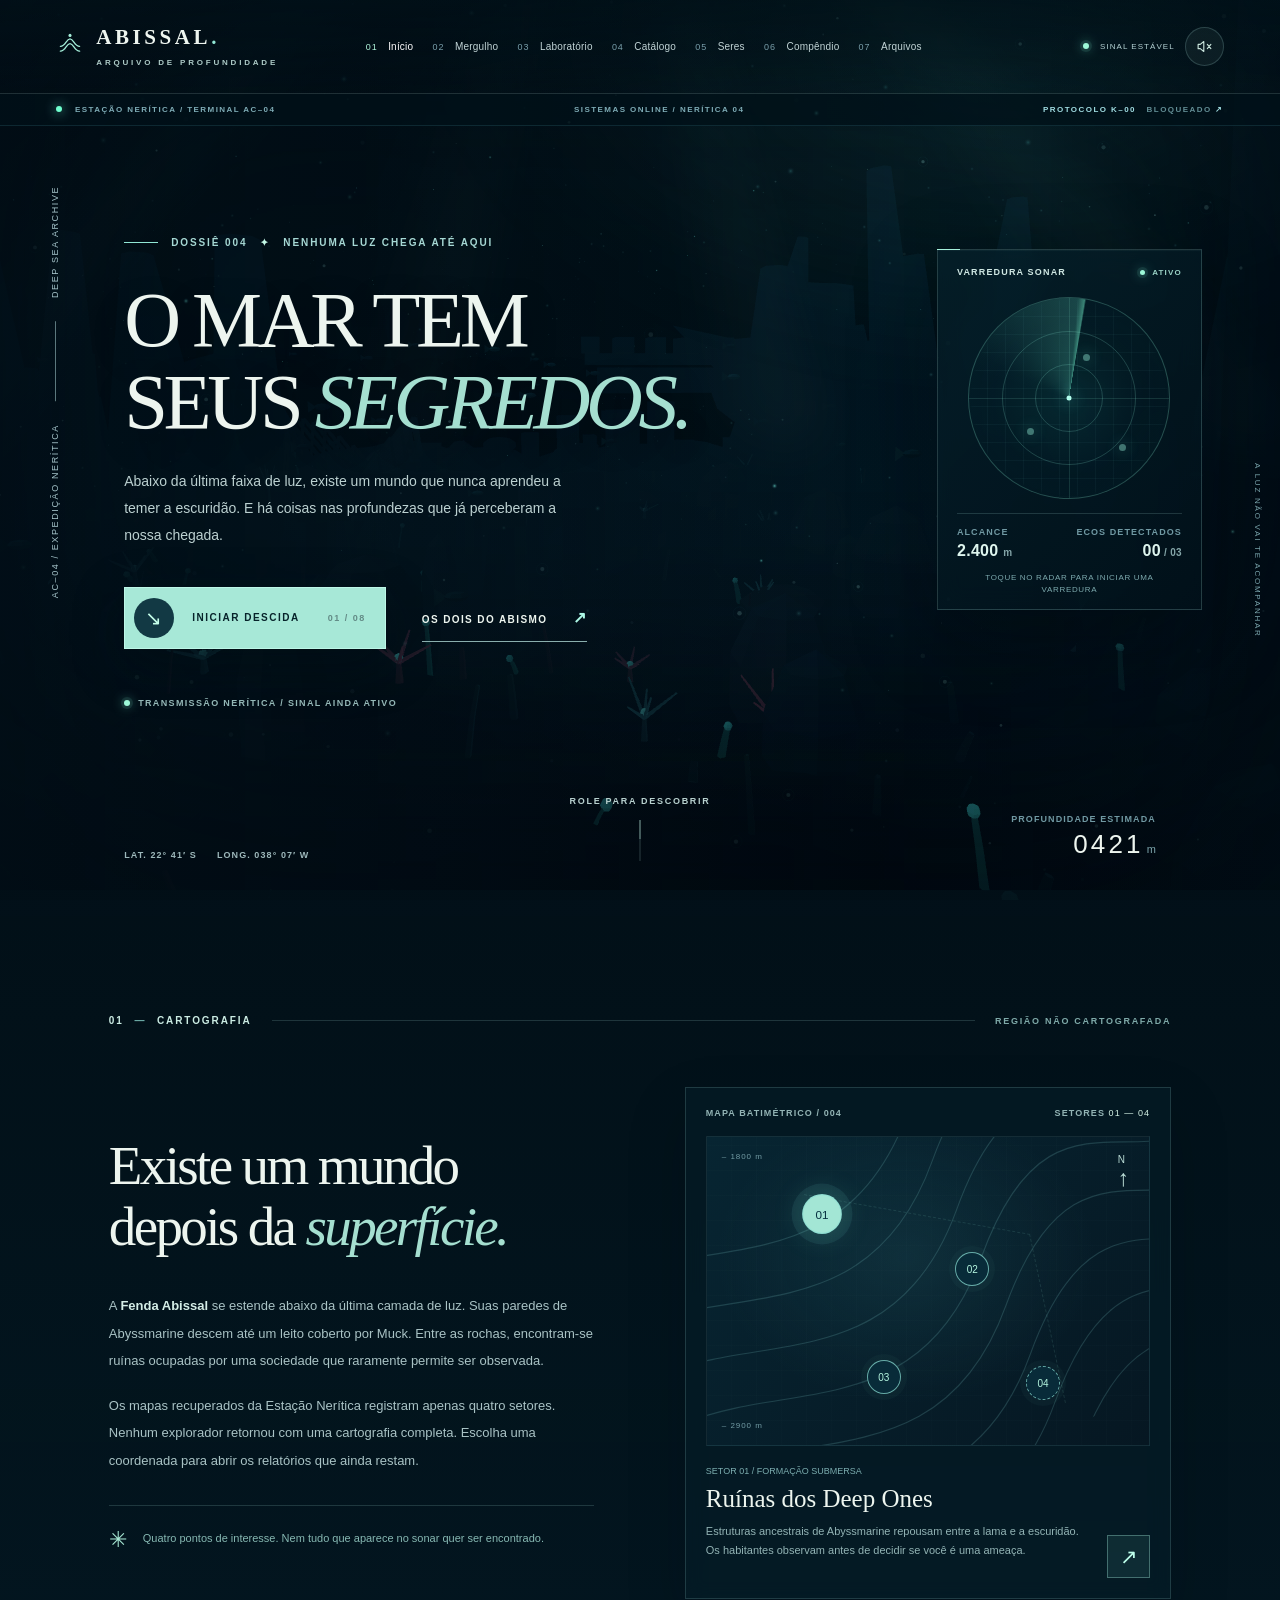
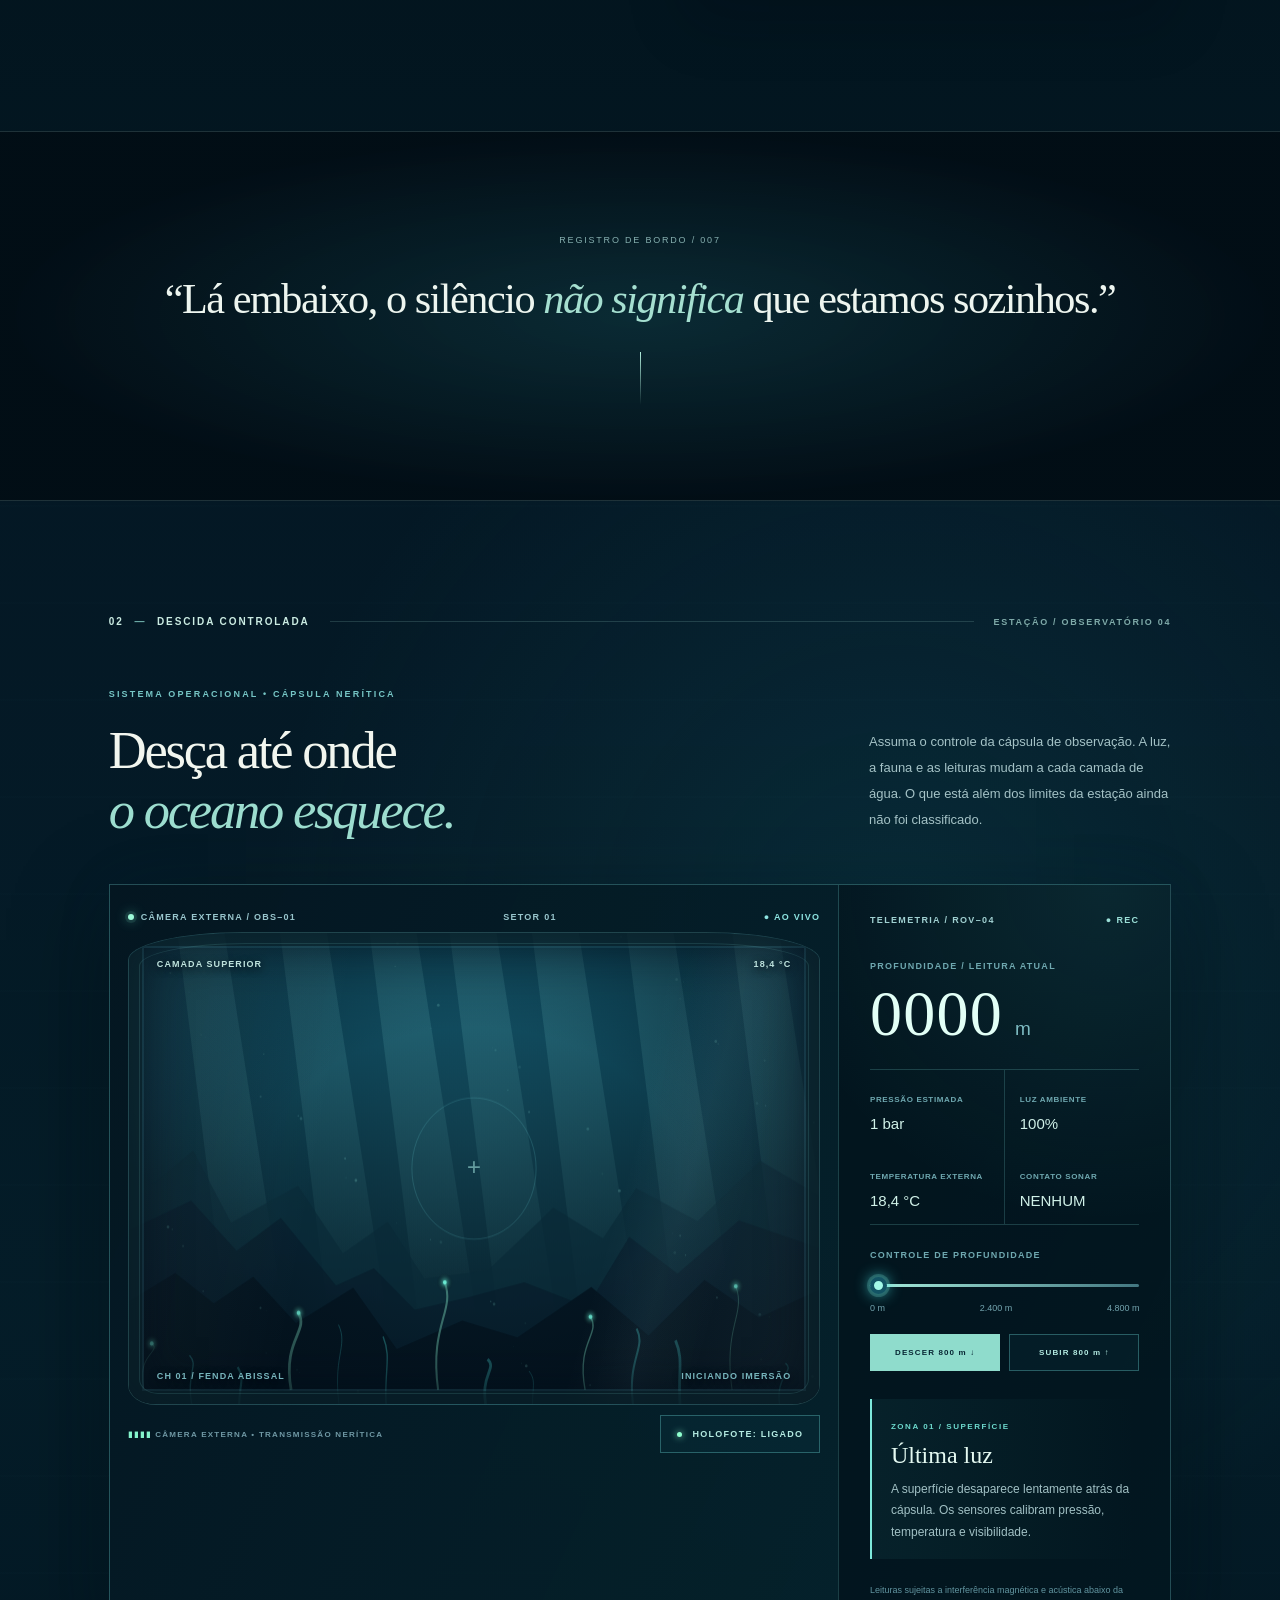
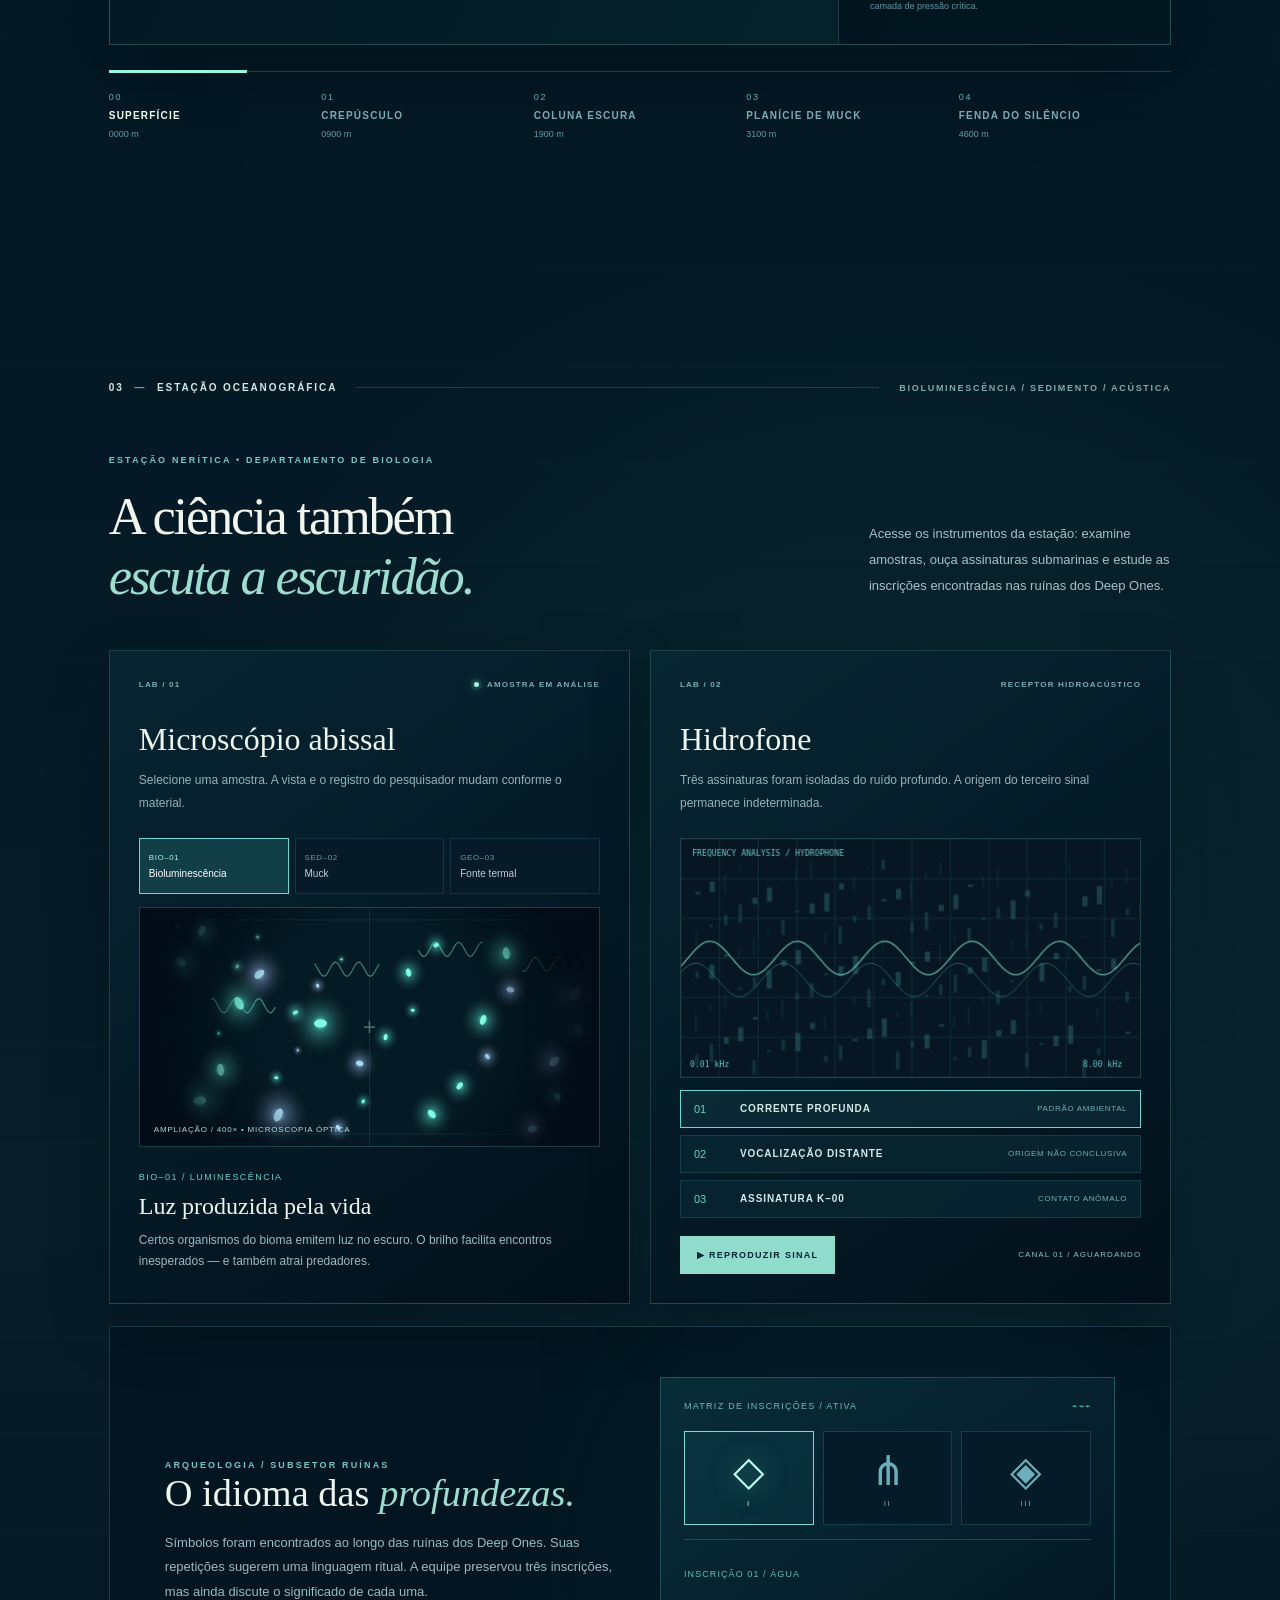
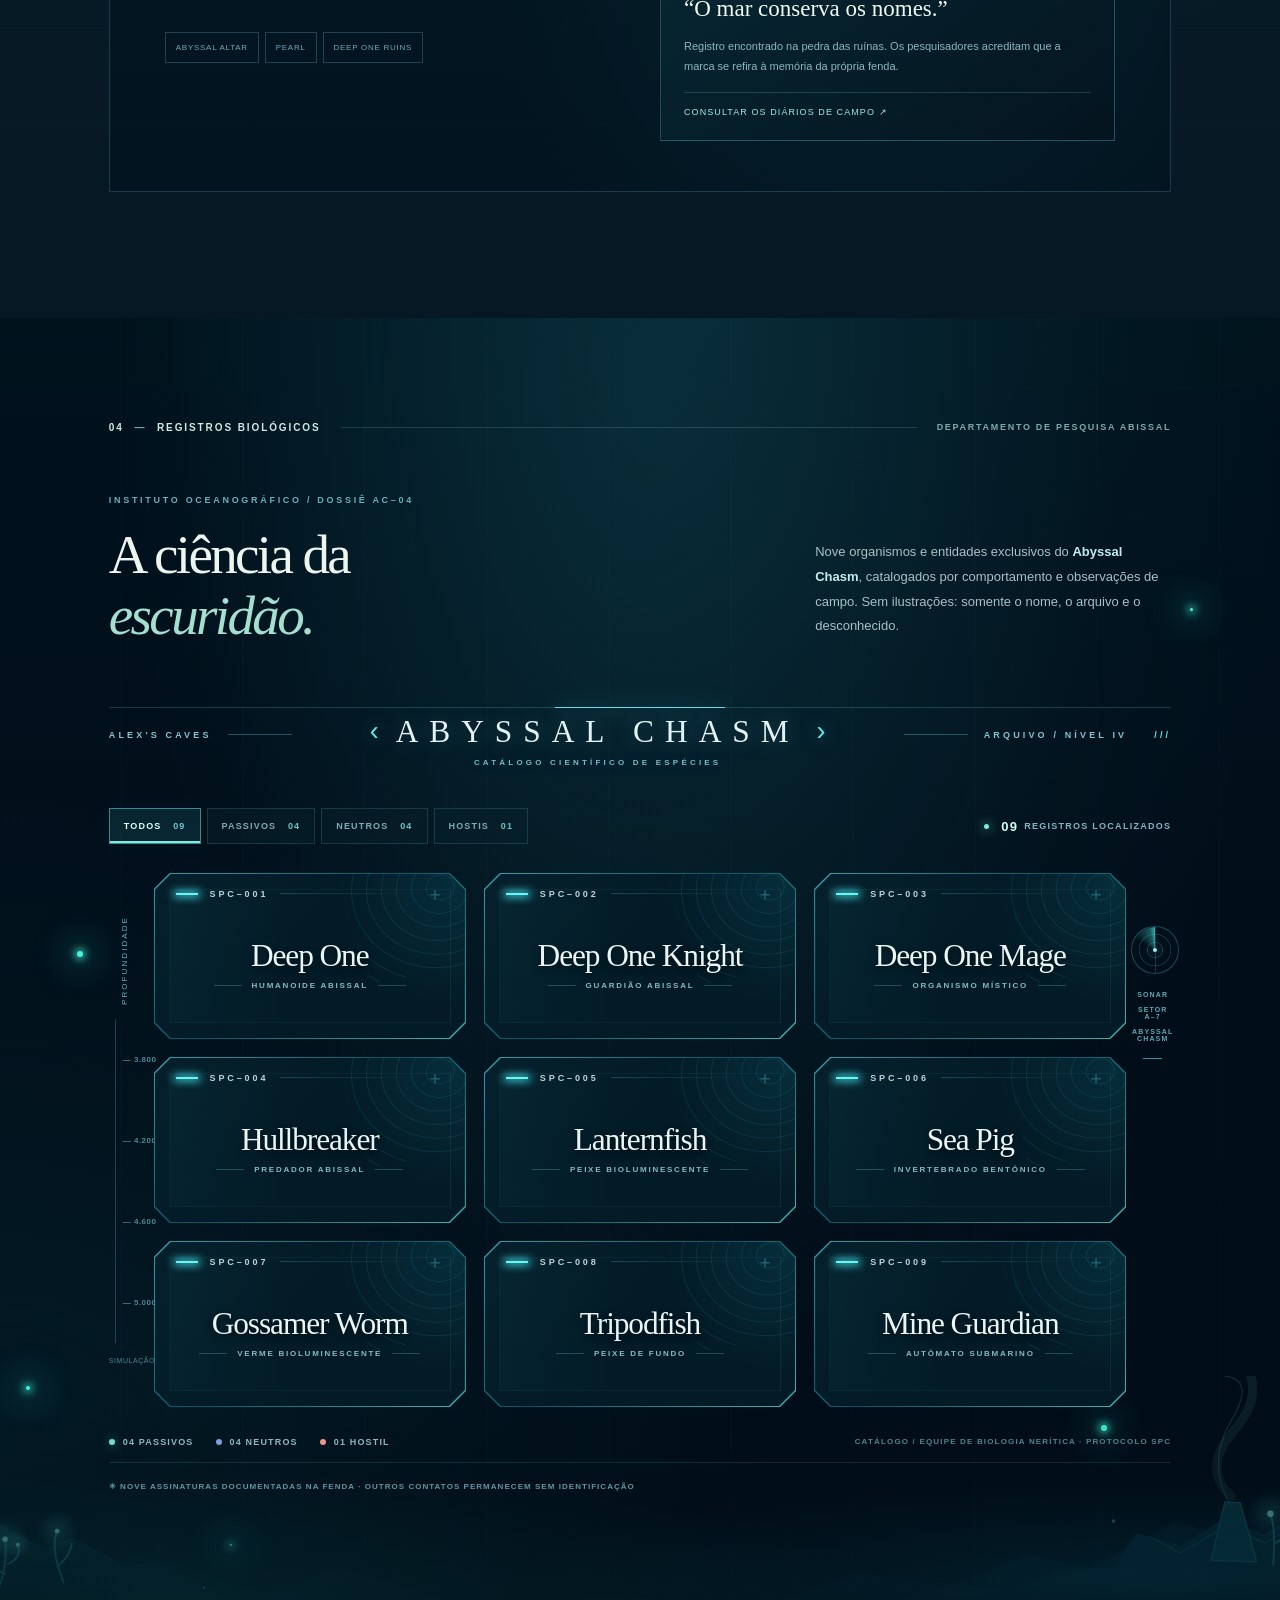
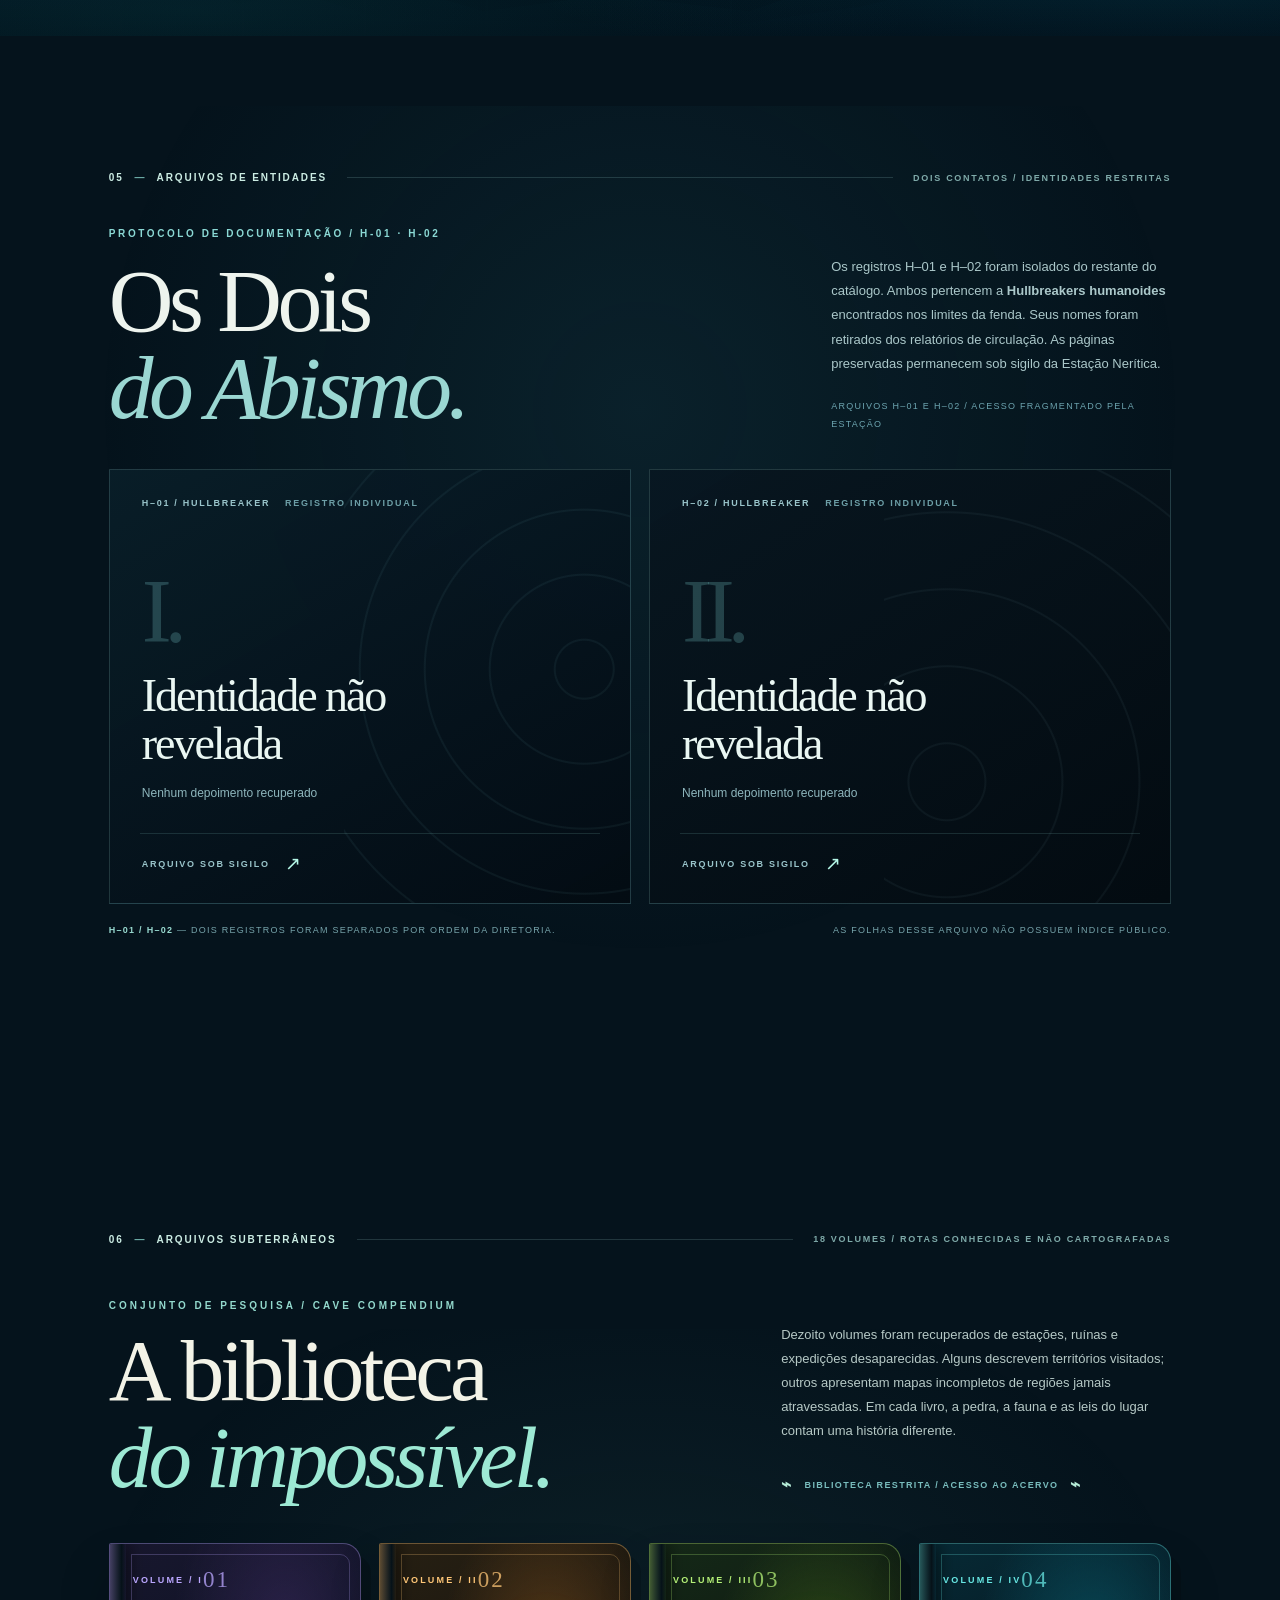
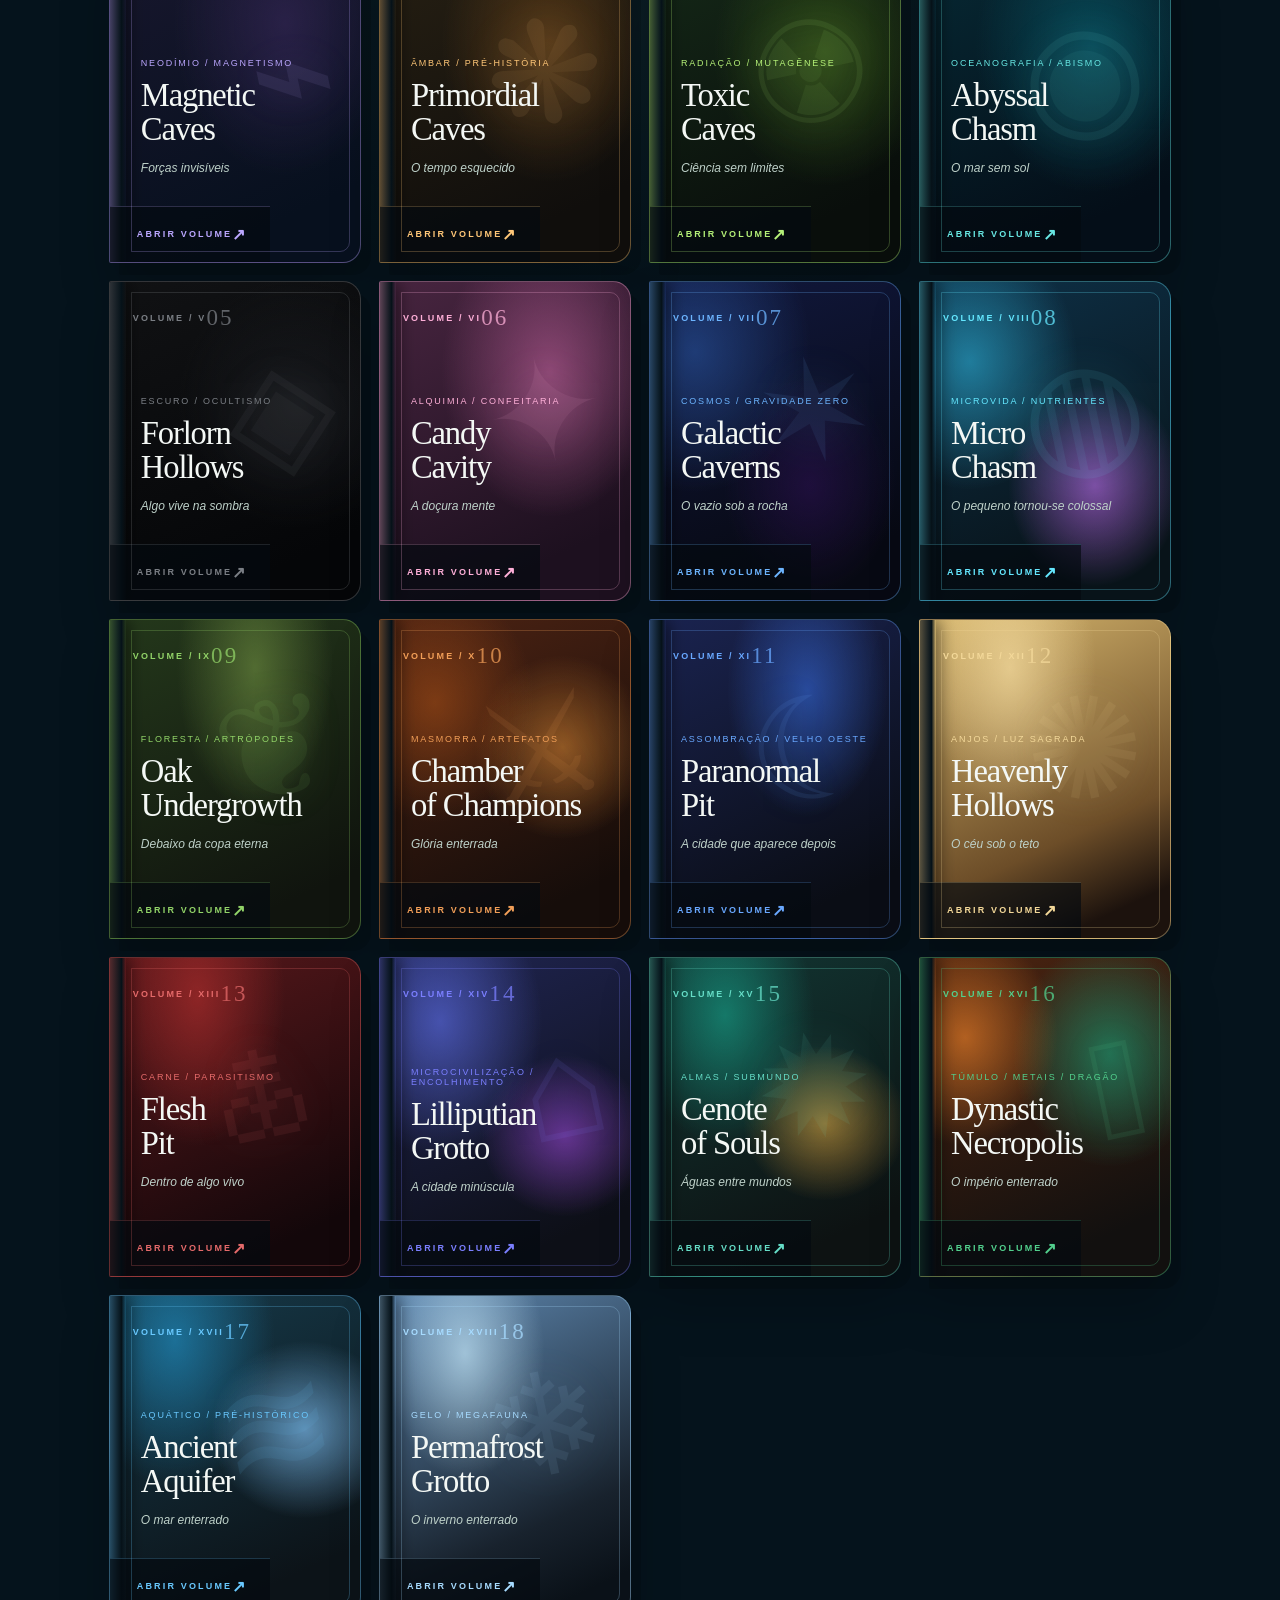
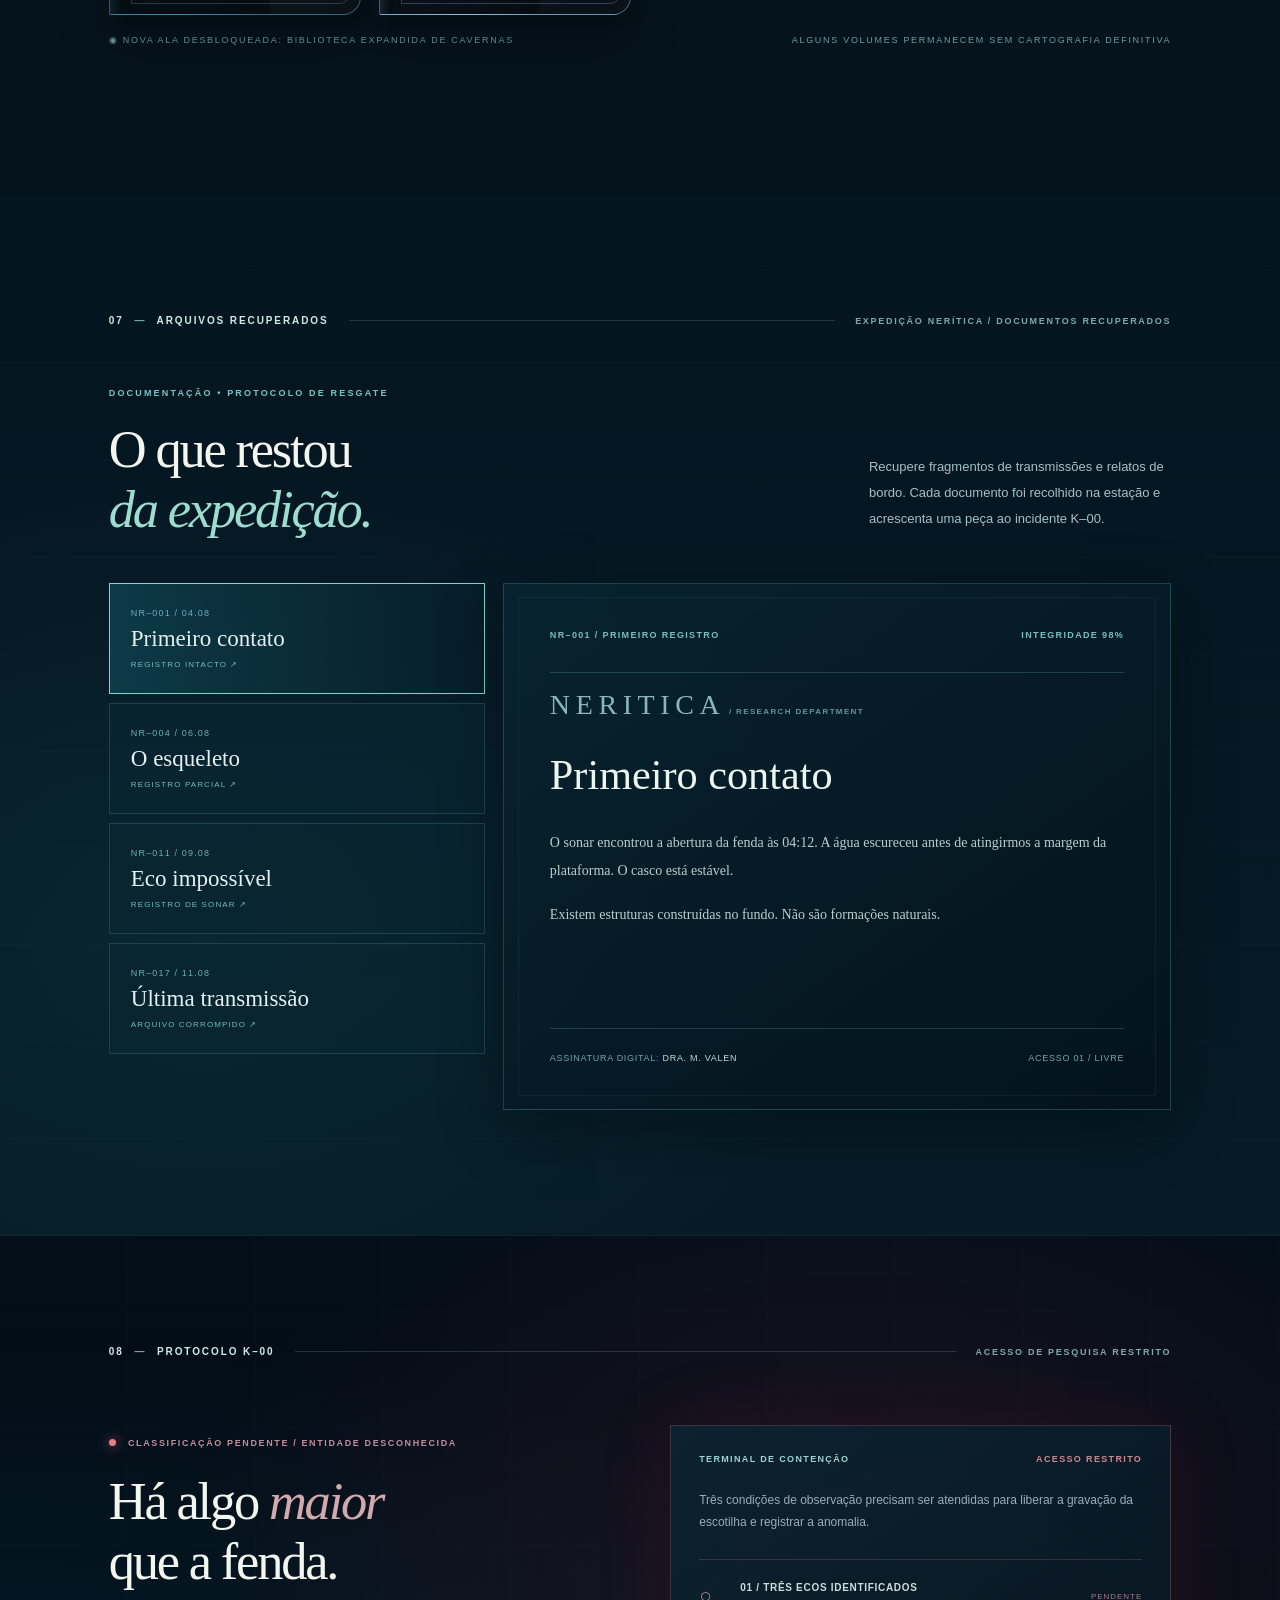
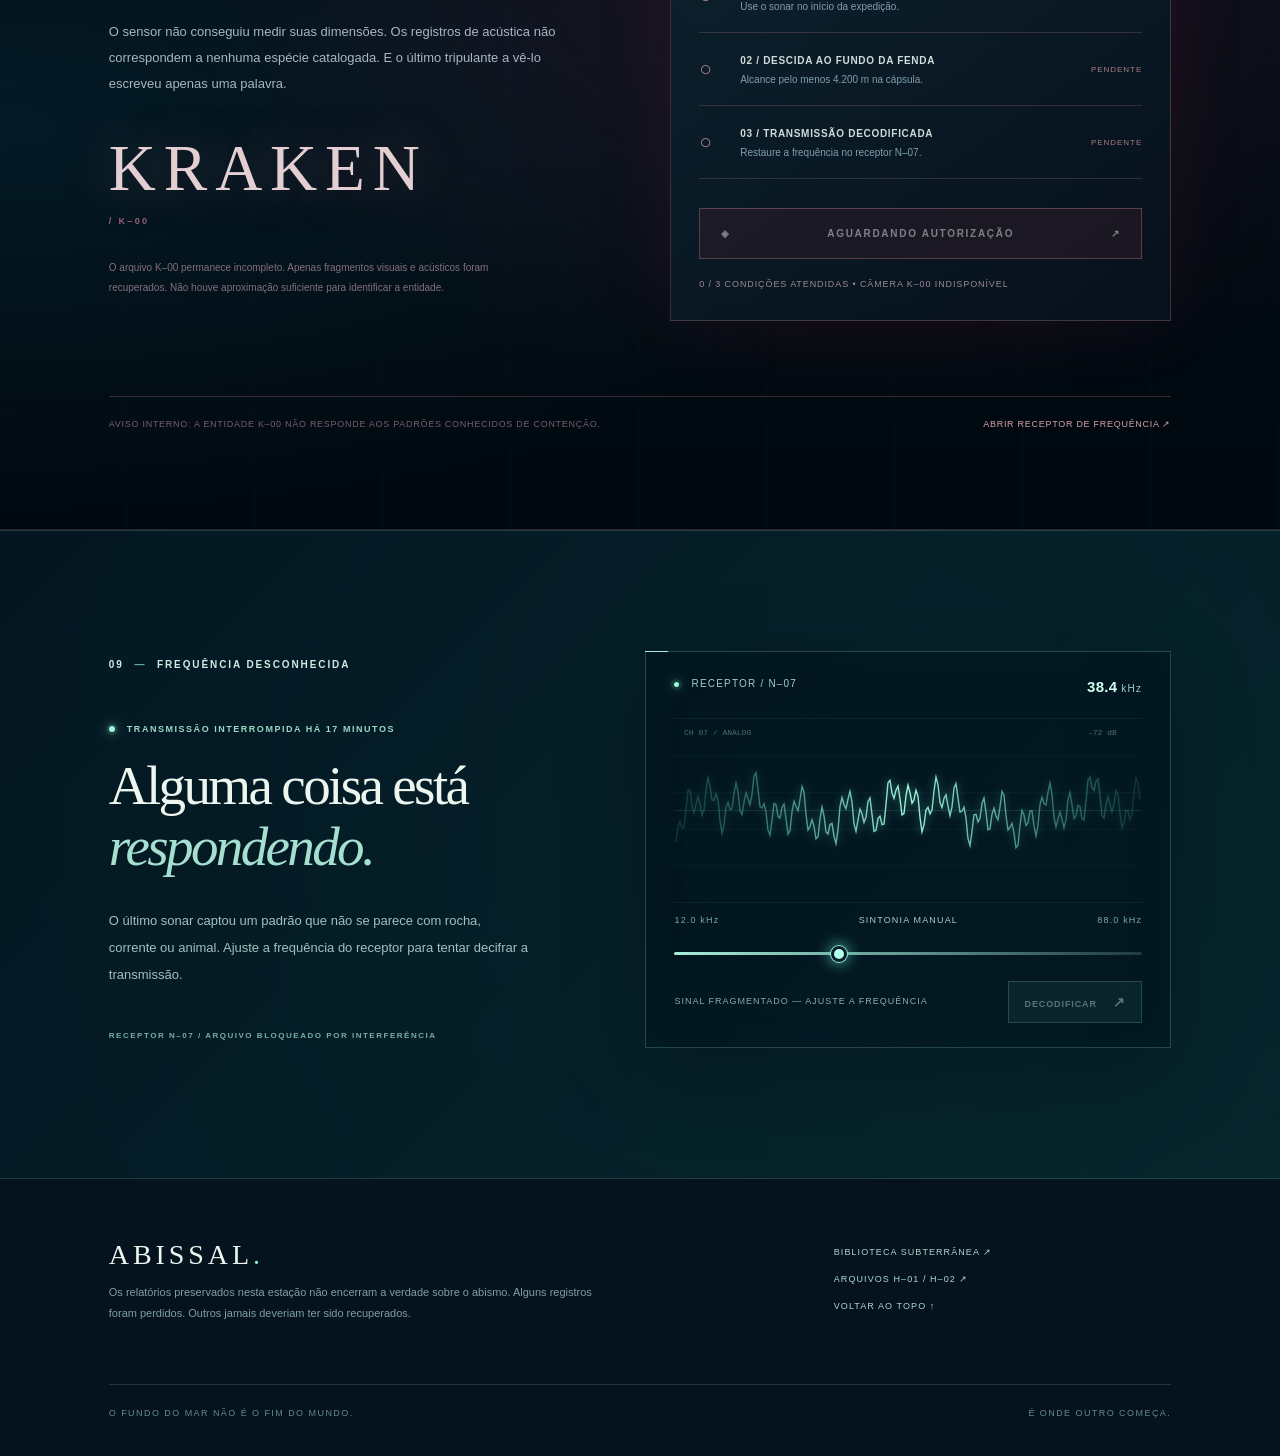
<file: index.html>
<!doctype html>
<html lang="pt-BR">
<head>
  <meta charset="UTF-8" />
  <meta name="viewport" content="width=device-width, initial-scale=1" />
  <meta name="theme-color" content="#03121c" />
  <meta name="description" content="Arquivo da Estação Nerítica. Registros de uma expedição nas profundezas, anomalias da fenda e documentos selados." />
  <title>ABISSAL — Estação de Pesquisa K-00</title>
  <link rel="icon" type="image/svg+xml" href="assets/favicon.svg" />
  <link rel="stylesheet" href="styles.css" />
  <link rel="stylesheet" href="catalog.css" />
  <link rel="stylesheet" href="expedition.css" />
  <link rel="stylesheet" href="compendium.css" />
  <link rel="stylesheet" href="hullbreakers.css" />
</head>
<body>
  <div id="sea-stage" aria-hidden="true">
    <canvas id="abyss3d"></canvas>
    <canvas id="particles"></canvas>
    <div class="surface-shimmer"></div>
    <div class="caustic-glow"></div>
    <div class="edge-vignette"></div>
  </div>

  <div class="site-shell">
    <header class="topbar" id="topo">
      <a class="brand" href="#inicio" aria-label="ABISSAL — voltar ao início">
        <span class="brand-mark"><svg viewBox="0 0 32 32" width="28" height="28" fill="none" aria-hidden="true"><path d="M5 17.5C11.2 17.5 11.6 9 16 9s4.8 8.5 11 8.5M5 23c6.2 0 6.6-8.5 11-8.5s4.8 8.5 11 8.5" stroke="currentColor" stroke-width="1.5" stroke-linecap="round"/><circle cx="16" cy="5" r="1.75" fill="currentColor"/></svg></span>
        <span class="brand-word">ABISSAL<span class="brand-point">.</span><small>ARQUIVO DE PROFUNDIDADE</small></span>
      </a>
      <nav class="desktop-nav" aria-label="Navegação principal">
        <a href="#inicio" data-nav="inicio" class="current">01 <span>Início</span></a>
        <a href="#mergulho" data-nav="mergulho">02 <span>Mergulho</span></a>
        <a href="#laboratorio" data-nav="laboratorio">03 <span>Laboratório</span></a>
        <a href="#bestiario" data-nav="bestiario">04 <span>Catálogo</span></a>
        <a href="#hullbreakers" data-nav="hullbreakers">05 <span>Seres</span></a>
        <a href="#compendio" data-nav="compendio">06 <span>Compêndio</span></a>
        <a href="#arquivos" data-nav="arquivos">07 <span>Arquivos</span></a>
      </nav>
      <div class="header-tools">
        <span class="connection"><i></i> SINAL ESTÁVEL</span>
        <button id="soundToggle" class="icon-button" aria-label="Ativar som ambiente" title="Ativar/desativar som ambiente"><svg viewBox="0 0 24 24" fill="none" stroke="currentColor" stroke-width="1.6" stroke-linecap="round" stroke-linejoin="round" aria-hidden="true"><path d="M11 5 6 9H3v6h3l5 4V5Z"/><path class="sound-wave" d="M15 9a4 4 0 0 1 0 6m3-9a8 8 0 0 1 0 12"/><path class="sound-off" d="m16 9 5 6m0-6-5 6"/></svg></button>
        <button class="menu-toggle icon-button" id="menuToggle" aria-expanded="false" aria-controls="mobileNav" aria-label="Abrir menu"><span></span><span></span></button>
      </div>
    </header>
    <nav class="mobile-nav" id="mobileNav" aria-label="Navegação mobile" hidden>
      <a href="#inicio">Início</a><a href="#expedicao">Cartografia</a><a href="#mergulho">Mergulho</a><a href="#laboratorio">Laboratório</a><a href="#bestiario">Catálogo</a><a href="#hullbreakers">Os Dois do Abismo</a><a href="#compendio">Compêndio</a><a href="#arquivos">Arquivos</a><a href="#transmissao">Transmissão</a>
    </nav>

    <div class="station-ribbon" role="status" aria-label="Estado da estação"><span><i class="station-led"></i> ESTAÇÃO NERÍTICA / TERMINAL AC–04</span><span id="stationClock">SISTEMAS ONLINE</span><a href="#anomalia">PROTOCOLO K–00 <span id="globalKStatus">BLOQUEADO</span> ↗</a></div>

    <main>
      <section class="hero" id="inicio" aria-labelledby="hero-title">
        <div class="hero-rail" aria-hidden="true"><span>AC–04 / EXPEDIÇÃO NERÍTICA</span><div class="rail-line"></div><span>DEEP SEA ARCHIVE</span></div>
        <div class="hero-content">
          <div class="eyebrow"><span class="eyebrow-line"></span> DOSSIÊ 004 <span class="eyebrow-star">✦</span> NENHUMA LUZ CHEGA ATÉ AQUI</div>
          <h1 id="hero-title">O MAR TEM<br/>SEUS <em>SEGREDOS.</em></h1>
          <p class="hero-description">Abaixo da última faixa de luz, existe um mundo que nunca aprendeu a temer a escuridão. E há coisas nas profundezas que já perceberam a nossa chegada.</p>
          <div class="hero-actions">
            <button class="primary-action" id="diveBtn"><span class="action-circle">↘</span><span>INICIAR DESCIDA</span><span class="button-tick">01 / 08</span></button>
            <a href="#hullbreakers" class="text-action">OS DOIS DO ABISMO <span>↗</span></a>
          </div>
          <div class="hero-footnote"><span class="pulsing-dot"></span> TRANSMISSÃO NERÍTICA / SINAL AINDA ATIVO</div>
        </div>

        <aside class="sonar-panel" aria-label="Painel de sonar interativo">
          <div class="panel-header"><span>VARREDURA SONAR</span><span class="panel-status"><i></i> ATIVO</span></div>
          <button id="sonarButton" class="sonar-display" aria-label="Emitir pulso de sonar para detectar atividade" title="Clique para emitir um pulso de sonar">
            <span class="sonar-grid"></span><span class="sonar-sweep"></span><span class="sonar-ring sonar-ring-1"></span><span class="sonar-ring sonar-ring-2"></span><span class="sonar-center"></span>
            <span class="sonar-target target-a"></span><span class="sonar-target target-b"></span><span class="sonar-target target-c"></span><span class="sonar-ping"></span>
            <span class="sonar-cross v"></span><span class="sonar-cross h"></span>
          </button>
          <div class="sonar-bottom"><div><small>ALCANCE</small><strong>2.400 <span>m</span></strong></div><div class="right"><small>ECOS DETECTADOS</small><strong id="echoCount">00<span> / 03</span></strong></div></div>
          <div id="sonarFeedback" class="sonar-feedback" aria-live="polite">TOQUE NO RADAR PARA INICIAR UMA VARREDURA</div>
        </aside>
        <div class="hero-bottom">
          <div class="hero-coordinate"><span>LAT. 22° 41′ S</span><span>LONG. 038° 07′ W</span></div>
          <a href="#expedicao" class="scroll-hint"><span>ROLE PARA DESCOBRIR</span><span class="scroll-bar"><span></span></span></a>
          <div class="depth-monitor"><span>PROFUNDIDADE ESTIMADA</span><strong><span id="depthReadout">0000</span><small> m</small></strong></div>
        </div>
        <div class="vertical-label" aria-hidden="true">A LUZ NÃO VAI TE ACOMPANHAR</div>
      </section>

      <section class="intro-section section-wrap" id="expedicao" aria-labelledby="exp-title">
        <div class="section-heading"><div class="section-index">01 <span>—</span> CARTOGRAFIA</div><div class="tiny-line"></div><span class="section-micro">REGIÃO NÃO CARTOGRAFADA</span></div>
        <div class="intro-grid">
          <div class="intro-copy">
            <h2 id="exp-title">Existe um mundo<br/>depois da <em>superfície.</em></h2>
            <p>A <strong>Fenda Abissal</strong> se estende abaixo da última camada de luz. Suas paredes de Abyssmarine descem até um leito coberto por Muck. Entre as rochas, encontram-se ruínas ocupadas por uma sociedade que raramente permite ser observada.</p>
            <p>Os mapas recuperados da Estação Nerítica registram apenas quatro setores. Nenhum explorador retornou com uma cartografia completa. Escolha uma coordenada para abrir os relatórios que ainda restam.</p>
            <div class="inline-note"><span class="note-symbol">✳</span><span>Quatro pontos de interesse. Nem tudo que aparece no sonar quer ser encontrado.</span></div>
          </div>
          <div class="sector-selector" aria-label="Escolha um setor da expedição">
            <div class="sector-top"><span>MAPA BATIMÉTRICO / 004</span><span>SETORES <b id="sectorCounter">01 — 04</b></span></div>
            <div class="trench-map" id="trenchMap">
              <svg class="contour-svg" viewBox="0 0 600 310" preserveAspectRatio="none" aria-hidden="true"><path d="M-100 40 C60 -20 190 140 370 15 S570 50 720 -15"/><path d="M-100 85 C60 25 190 185 370 60 S570 95 720 30"/><path d="M-100 130 C60 70 190 230 370 105 S570 140 720 75"/><path d="M-100 175 C60 115 190 275 370 150 S570 185 720 120"/><path d="M-100 220 C60 160 190 320 370 195 S570 230 720 165"/><path d="M-100 265 C60 205 190 365 370 240 S570 275 720 210"/><path d="M-100 310 C60 250 190 410 370 285 S570 320 720 255"/><path d="M-100 355 C60 295 190 455 370 330 S570 365 720 300"/></svg>
              <span class="map-axis axis-a">– 1800 m</span><span class="map-axis axis-b">– 2900 m</span>
              <span class="map-track"></span>
              <button class="map-point active" data-sector="ruinas" style="--x:26%;--y:25%" aria-label="Ir para Ruínas dos Deep Ones"><span>01</span></button>
              <button class="map-point" data-sector="queda" style="--x:60%;--y:43%" aria-label="Ir para Queda da Baleia"><span>02</span></button>
              <button class="map-point" data-sector="fontes" style="--x:40%;--y:78%" aria-label="Ir para Fontes Geotérmicas"><span>03</span></button>
              <button class="map-point restricted" data-sector="fenda" style="--x:76%;--y:80%" aria-label="Ir para Fenda do Silêncio"><span>04</span></button>
              <span class="map-compass">N <i>↑</i></span>
            </div>
            <div class="sector-info"><div><span class="sector-kicker" id="sectorKicker">SETOR 01 / FORMAÇÃO SUBMERSA</span><h3 id="sectorTitle">Ruínas dos Deep Ones</h3><p id="sectorDescription">Estruturas ancestrais de Abyssmarine repousam entre a lama e a escuridão. Os habitantes observam antes de decidir se você é uma ameaça.</p></div><button id="openSector" class="sector-arrow" aria-label="Abrir registro do setor selecionado">↗</button></div>
          </div>
        </div>
      </section>

      <section class="divider-quote" aria-label="Citação da expedição"><span>REGISTRO DE BORDO / 007</span><p>“Lá embaixo, o silêncio <em>não significa</em> que estamos sozinhos.”</p><div class="quote-line"></div></section>


      <section class="dive-section section-wrap" id="mergulho" aria-labelledby="dive-heading">
        <div class="section-heading"><div class="section-index">02 <span>—</span> DESCIDA CONTROLADA</div><div class="tiny-line"></div><span class="section-micro">ESTAÇÃO / OBSERVATÓRIO 04</span></div>
        <div class="dive-heading-grid"><div><div class="dive-kicker">SISTEMA OPERACIONAL • CÁPSULA NERÍTICA</div><h2 id="dive-heading">Desça até onde<br/><em>o oceano esquece.</em></h2></div><p>Assuma o controle da cápsula de observação. A luz, a fauna e as leituras mudam a cada camada de água. O que está além dos limites da estação ainda não foi classificado.</p></div>
        <div class="dive-console">
          <div class="viewport-unit">
            <div class="viewport-toolbar"><span><i class="pulsing-dot"></i> CÂMERA EXTERNA / OBS–01</span><span id="cameraCoordinates">LOCALIZANDO...</span><span id="cameraLive">● AO VIVO</span></div>
            <div class="viewport-frame" id="viewportFrame"><canvas id="expeditionView" aria-label="Vista animada da fenda submarina pela janela da cápsula" role="img"></canvas><div class="glass-frost"></div><span class="viewport-crosshair" aria-hidden="true">+</span><div class="view-overlay top"><span id="depthZoneCaption">CAMADA EPIPELÁGICA</span><span id="viewTemp">18,4 °C</span></div><div class="view-overlay bottom"><span>CH 01 / FENDA ABISSAL</span><span id="viewCaption">INICIANDO IMERSÃO</span></div><div class="viewport-frame-rim" aria-hidden="true"></div></div>
            <div class="camera-actions"><div class="cam-signal"><span class="cam-signal-bars">▮▮▮▮</span> CÂMERA EXTERNA • TRANSMISSÃO NERÍTICA</div><button id="lampToggle" class="instrument-button" type="button" aria-pressed="true"><span class="button-led"></span> HOLOFOTE: LIGADO</button></div>
          </div>
          <aside class="dive-instruments" aria-label="Instrumentos de descida"><div class="instrument-title"><span>TELEMETRIA  /  ROV–04</span><span class="live-dot">● REC</span></div><div class="big-reading"><span>PROFUNDIDADE / LEITURA ATUAL</span><div><strong id="diveDepthValue">0000</strong><small>m</small></div></div><div class="instrument-metrics"><div><span>PRESSÃO ESTIMADA</span><strong id="pressureValue">1 bar</strong></div><div><span>LUZ AMBIENTE</span><strong id="lightValue">100%</strong></div><div><span>TEMPERATURA EXTERNA</span><strong id="tempValue">18,4 °C</strong></div><div><span>CONTATO SONAR</span><strong id="diveSonarValue">NENHUM</strong></div></div><div class="depth-slider-wrap"><label for="diveSlider">CONTROLE DE PROFUNDIDADE</label><input id="diveSlider" type="range" min="0" max="4800" step="100" value="0" aria-describedby="depthDisclaimer"/><div class="slider-ticks"><span>0 m</span><span>2.400 m</span><span>4.800 m</span></div></div><div class="dive-buttons"><button id="descendMore" class="instrument-button primary" type="button">DESCER 800 m ↓</button><button id="ascendMore" class="instrument-button" type="button">SUBIR 800 m ↑</button></div><div class="zone-report"><span id="zoneReportTag">ZONA 01 / SUPERFÍCIE</span><h3 id="zoneReportTitle">Última luz</h3><p id="zoneReportText">A superfície desaparece lentamente atrás da cápsula. Os sensores calibram a pressão e a temperatura.</p></div><p id="depthDisclaimer" class="instrument-disclaimer">Leituras sujeitas a interferência magnética e acústica abaixo da camada de pressão crítica.</p></aside>
        </div>
        <div class="depth-timeline" aria-label="Camadas de exploração"><button class="depth-mark active" data-goto-depth="0" type="button"><span>00</span><b>SUPERFÍCIE</b><small>0000 m</small></button><button class="depth-mark" data-goto-depth="900" type="button"><span>01</span><b>CREPÚSCULO</b><small>0900 m</small></button><button class="depth-mark" data-goto-depth="1900" type="button"><span>02</span><b>COLUNA ESCURA</b><small>1900 m</small></button><button class="depth-mark" data-goto-depth="3100" type="button"><span>03</span><b>PLANÍCIE DE MUCK</b><small>3100 m</small></button><button class="depth-mark locked-depth" data-goto-depth="4600" type="button"><span>04</span><b>FENDA DO SILÊNCIO</b><small>4600 m</small></button></div>
      </section>

      <section class="lab-section section-wrap" id="laboratorio" aria-labelledby="lab-heading">
        <div class="section-heading"><div class="section-index">03 <span>—</span> ESTAÇÃO OCEANOGRÁFICA</div><div class="tiny-line"></div><span class="section-micro">BIOLUMINESCÊNCIA / SEDIMENTO / ACÚSTICA</span></div>
        <div class="lab-heading-grid"><div><div class="dive-kicker">ESTAÇÃO NERÍTICA • DEPARTAMENTO DE BIOLOGIA</div><h2 id="lab-heading">A ciência também<br/><em>escuta a escuridão.</em></h2></div><p>Acesse os instrumentos da estação: examine amostras, ouça assinaturas submarinas e estude as inscrições encontradas nas ruínas dos Deep Ones.</p></div>
        <div class="lab-deck">
          <section class="lab-module microscopy" aria-label="Microscópio interativo"><div class="module-top"><span>LAB / 01</span><span><i class="pulsing-dot"></i> AMOSTRA EM ANÁLISE</span></div><h3>Microscópio abissal</h3><p class="module-intro">Selecione uma amostra. A vista e o registro do pesquisador mudam conforme o material.</p><div class="sample-list" role="group" aria-label="Selecionar amostra"><button class="sample-button active" data-sample="plankton" aria-pressed="true">BIO–01 <b>Bioluminescência</b></button><button class="sample-button" data-sample="muck" aria-pressed="false">SED–02 <b>Muck</b></button><button class="sample-button" data-sample="vent" aria-pressed="false">GEO–03 <b>Fonte termal</b></button></div><div class="microscope-screen"><canvas id="microCanvas" aria-label="Visualização científica estilizada da amostra" role="img"></canvas><span class="micro-cross">+</span><span class="micro-scale">AMPLIAÇÃO / 400× • MICROSCOPIA ÓPTICA</span></div><div class="sample-report"><span id="sampleCode">BIO–01 / LUMINESCÊNCIA</span><h4 id="sampleTitle">Luz produzida pela vida</h4><p id="sampleText">Certos organismos do bioma emitem luz no escuro. O brilho facilita encontros inesperados — e também atrai predadores.</p></div></section>
          <section class="lab-module hydrophone" aria-label="Hidrofone interativo"><div class="module-top"><span>LAB / 02</span><span>RECEPTOR HIDROACÚSTICO</span></div><h3>Hidrofone</h3><p class="module-intro">Três assinaturas foram isoladas do ruído profundo. A origem do terceiro sinal permanece indeterminada.</p><canvas id="hydroCanvas" aria-label="Espectrograma animado da assinatura acústica selecionada" role="img"></canvas><div class="audio-signals"><button class="hydro-signal active" data-hydro="current" aria-pressed="true"><span>01</span><b>CORRENTE PROFUNDA</b><small>PADRÃO AMBIENTAL</small></button><button class="hydro-signal" data-hydro="fauna" aria-pressed="false"><span>02</span><b>VOCALIZAÇÃO DISTANTE</b><small>ORIGEM NÃO CONCLUSIVA</small></button><button class="hydro-signal" data-hydro="unknown" aria-pressed="false"><span>03</span><b>ASSINATURA K–00</b><small>CONTATO ANÔMALO</small></button></div><div class="hydro-actions"><button id="playHydro" class="instrument-button primary" type="button">▶ REPRODUZIR SINAL</button><span id="hydroStatus" aria-live="polite">CANAL 01 / AGUARDANDO</span></div></section>
        </div>
        <div class="civilization-panel"><div class="civilization-copy"><span class="dive-kicker">ARQUEOLOGIA / SUBSETOR RUÍNAS</span><h3>O idioma das <em>profundezas.</em></h3><p>Símbolos foram encontrados ao longo das ruínas dos Deep Ones. Suas repetições sugerem uma linguagem ritual. A equipe preservou três inscrições, mas ainda discute o significado de cada uma.</p><div class="ancient-tags"><span>ABYSSAL ALTAR</span><span>PEARL</span><span>DEEP ONE RUINS</span></div></div><div class="inscription-machine"><div class="inscription-head">MATRIZ DE INSCRIÇÕES / ATIVA <span>⌁⌁⌁</span></div><div class="glyph-buttons"><button data-glyph="0" class="glyph-button active" aria-pressed="true" type="button">◇<small>I</small></button><button data-glyph="1" class="glyph-button" aria-pressed="false" type="button">⋔<small>II</small></button><button data-glyph="2" class="glyph-button" aria-pressed="false" type="button">◈<small>III</small></button></div><div class="glyph-translation"><span id="glyphIndex">INSCRIÇÃO 01 / ÁGUA</span><strong id="glyphPhrase">“O mar conserva os nomes.”</strong><p id="glyphInterpretation">Registro encontrado na pedra das ruínas. Os pesquisadores acreditam que a marca se refira à memória da própria fenda.</p></div><a href="#arquivos" class="glyph-continue">CONSULTAR OS DIÁRIOS DE CAMPO ↗</a></div></div>
      </section>

<section class="creature-section section-wrap" id="bestiario" aria-labelledby="bestiary-title">
        <div class="catalog-seafloor" aria-hidden="true"></div>
        <div class="abyssal-bioglow" aria-hidden="true"><span class="glow-a"></span><span class="glow-b"></span><span class="glow-c"></span><span class="glow-d"></span><span class="glow-e"></span></div>
        <div class="section-heading"><div class="section-index">04 <span>—</span> REGISTROS BIOLÓGICOS</div><div class="tiny-line"></div><span class="section-micro">DEPARTAMENTO DE PESQUISA ABISSAL</span></div>
        <div class="bestiary-top"><div><div class="catalog-overline">INSTITUTO OCEANOGRÁFICO / DOSSIÊ AC–04</div><h2 id="bestiary-title">A ciência da<br/><em>escuridão.</em></h2></div><p>Nove organismos e entidades exclusivos do <strong>Abyssal Chasm</strong>, catalogados por comportamento e observações de campo. Sem ilustrações: somente o nome, o arquivo e o desconhecido.</p></div>
        <div class="catalog-heading-band" aria-label="Cabeçalho do catálogo"><span class="catalog-band-left">ALEX'S CAVES <span class="band-line"></span></span><span class="catalog-band-center"><span class="band-chevron">‹</span> ABYSSAL CHASM <span class="band-chevron">›</span><small>CATÁLOGO CIENTÍFICO DE ESPÉCIES</small></span><span class="catalog-band-right"><span class="band-line"></span> ARQUIVO / NÍVEL IV <b>///</b></span></div>
        <div class="catalog-toolbar"><div class="catalog-filters" role="group" aria-label="Filtrar registros pelo comportamento"><button class="catalog-filter active" type="button" data-filter="all" aria-pressed="true">TODOS <small>09</small></button><button class="catalog-filter" type="button" data-filter="passive" aria-pressed="false">PASSIVOS <small>04</small></button><button class="catalog-filter" type="button" data-filter="neutral" aria-pressed="false">NEUTROS <small>04</small></button><button class="catalog-filter" type="button" data-filter="hostile" aria-pressed="false">HOSTIS <small>01</small></button></div><span class="catalog-count" aria-live="polite"><i></i><span id="catalogShown">09</span> REGISTROS LOCALIZADOS</span></div>
        <div class="catalog-stage"><div class="catalog-depth-rail" aria-hidden="true"><span>PROFUNDIDADE</span><div class="depth-ticks"><b>— 3.800</b><b>— 4.200</b><b>— 4.600</b><b>— 5.000</b></div><small>SIMULAÇÃO</small></div><div class="catalog-grid-shell"><div class="creature-grid" id="creatureGrid">
                <button class="creature-card" type="button" data-creature="deepone" data-status="neutral" aria-label="Abrir registro científico: Deep One">
                  <span class="specimen-top"><span class="specimen-led"></span><span>SPC–001</span><span class="specimen-line"></span><span class="specimen-plus" aria-hidden="true">＋</span></span>
                  <span class="specimen-contour" aria-hidden="true"></span>
                  <span class="specimen-name">Deep One</span>
                  <span class="specimen-class"><span class="specimen-class-line"></span><span>HUMANOIDE ABISSAL</span><span class="specimen-class-line"></span></span>
                  <span class="specimen-hover"><span>ABRIR REGISTRO</span><span aria-hidden="true">↗</span></span>
                </button>
                <button class="creature-card" type="button" data-creature="deeponeknight" data-status="neutral" aria-label="Abrir registro científico: Deep One Knight">
                  <span class="specimen-top"><span class="specimen-led"></span><span>SPC–002</span><span class="specimen-line"></span><span class="specimen-plus" aria-hidden="true">＋</span></span>
                  <span class="specimen-contour" aria-hidden="true"></span>
                  <span class="specimen-name">Deep One Knight</span>
                  <span class="specimen-class"><span class="specimen-class-line"></span><span>GUARDIÃO ABISSAL</span><span class="specimen-class-line"></span></span>
                  <span class="specimen-hover"><span>ABRIR REGISTRO</span><span aria-hidden="true">↗</span></span>
                </button>
                <button class="creature-card" type="button" data-creature="deeponemage" data-status="neutral" aria-label="Abrir registro científico: Deep One Mage">
                  <span class="specimen-top"><span class="specimen-led"></span><span>SPC–003</span><span class="specimen-line"></span><span class="specimen-plus" aria-hidden="true">＋</span></span>
                  <span class="specimen-contour" aria-hidden="true"></span>
                  <span class="specimen-name">Deep One Mage</span>
                  <span class="specimen-class"><span class="specimen-class-line"></span><span>ORGANISMO MÍSTICO</span><span class="specimen-class-line"></span></span>
                  <span class="specimen-hover"><span>ABRIR REGISTRO</span><span aria-hidden="true">↗</span></span>
                </button>
                <button class="creature-card" type="button" data-creature="hullbreaker" data-status="neutral" aria-label="Abrir registro científico: Hullbreaker">
                  <span class="specimen-top"><span class="specimen-led"></span><span>SPC–004</span><span class="specimen-line"></span><span class="specimen-plus" aria-hidden="true">＋</span></span>
                  <span class="specimen-contour" aria-hidden="true"></span>
                  <span class="specimen-name">Hullbreaker</span>
                  <span class="specimen-class"><span class="specimen-class-line"></span><span>PREDADOR ABISSAL</span><span class="specimen-class-line"></span></span>
                  <span class="specimen-hover"><span>ABRIR REGISTRO</span><span aria-hidden="true">↗</span></span>
                </button>
                <button class="creature-card" type="button" data-creature="lanternfish" data-status="passive" aria-label="Abrir registro científico: Lanternfish">
                  <span class="specimen-top"><span class="specimen-led"></span><span>SPC–005</span><span class="specimen-line"></span><span class="specimen-plus" aria-hidden="true">＋</span></span>
                  <span class="specimen-contour" aria-hidden="true"></span>
                  <span class="specimen-name">Lanternfish</span>
                  <span class="specimen-class"><span class="specimen-class-line"></span><span>PEIXE BIOLUMINESCENTE</span><span class="specimen-class-line"></span></span>
                  <span class="specimen-hover"><span>ABRIR REGISTRO</span><span aria-hidden="true">↗</span></span>
                </button>
                <button class="creature-card" type="button" data-creature="seapig" data-status="passive" aria-label="Abrir registro científico: Sea Pig">
                  <span class="specimen-top"><span class="specimen-led"></span><span>SPC–006</span><span class="specimen-line"></span><span class="specimen-plus" aria-hidden="true">＋</span></span>
                  <span class="specimen-contour" aria-hidden="true"></span>
                  <span class="specimen-name">Sea Pig</span>
                  <span class="specimen-class"><span class="specimen-class-line"></span><span>INVERTEBRADO BENTÔNICO</span><span class="specimen-class-line"></span></span>
                  <span class="specimen-hover"><span>ABRIR REGISTRO</span><span aria-hidden="true">↗</span></span>
                </button>
                <button class="creature-card" type="button" data-creature="gossamerworm" data-status="passive" aria-label="Abrir registro científico: Gossamer Worm">
                  <span class="specimen-top"><span class="specimen-led"></span><span>SPC–007</span><span class="specimen-line"></span><span class="specimen-plus" aria-hidden="true">＋</span></span>
                  <span class="specimen-contour" aria-hidden="true"></span>
                  <span class="specimen-name">Gossamer Worm</span>
                  <span class="specimen-class"><span class="specimen-class-line"></span><span>VERME BIOLUMINESCENTE</span><span class="specimen-class-line"></span></span>
                  <span class="specimen-hover"><span>ABRIR REGISTRO</span><span aria-hidden="true">↗</span></span>
                </button>
                <button class="creature-card" type="button" data-creature="tripodfish" data-status="passive" aria-label="Abrir registro científico: Tripodfish">
                  <span class="specimen-top"><span class="specimen-led"></span><span>SPC–008</span><span class="specimen-line"></span><span class="specimen-plus" aria-hidden="true">＋</span></span>
                  <span class="specimen-contour" aria-hidden="true"></span>
                  <span class="specimen-name">Tripodfish</span>
                  <span class="specimen-class"><span class="specimen-class-line"></span><span>PEIXE DE FUNDO</span><span class="specimen-class-line"></span></span>
                  <span class="specimen-hover"><span>ABRIR REGISTRO</span><span aria-hidden="true">↗</span></span>
                </button>
                <button class="creature-card" type="button" data-creature="mineguardian" data-status="hostile" aria-label="Abrir registro científico: Mine Guardian">
                  <span class="specimen-top"><span class="specimen-led"></span><span>SPC–009</span><span class="specimen-line"></span><span class="specimen-plus" aria-hidden="true">＋</span></span>
                  <span class="specimen-contour" aria-hidden="true"></span>
                  <span class="specimen-name">Mine Guardian</span>
                  <span class="specimen-class"><span class="specimen-class-line"></span><span>AUTÔMATO SUBMARINO</span><span class="specimen-class-line"></span></span>
                  <span class="specimen-hover"><span>ABRIR REGISTRO</span><span aria-hidden="true">↗</span></span>
                </button>
                <button class="creature-card k-creature-card" type="button" data-creature="kraken" data-status="anomaly" id="krakenCatalogEntry" aria-label="Abrir registro classificado: Anomalia K-00 — Kraken" hidden>
                  <span class="specimen-top"><span class="specimen-led"></span><span>K–00 / SIGILO ALFA</span><span class="specimen-line"></span><span class="specimen-plus" aria-hidden="true">＋</span></span><span class="specimen-contour" aria-hidden="true"></span><span class="specimen-name">Kraken</span><span class="specimen-class"><span class="specimen-class-line"></span><span>ANOMALIA NÃO CLASSIFICADA</span><span class="specimen-class-line"></span></span><span class="specimen-hover"><span>ACESSAR ARQUIVO K–00</span><span aria-hidden="true">↗</span></span>
                </button>
              </div></div><div class="catalog-sonar-rail" aria-hidden="true"><div class="catalog-radar"><span class="catalog-radar-sweep"></span><span class="radar-pin"></span></div><span>SONAR</span><span>SETOR A–7</span><span>ABYSSAL CHASM</span><i></i></div></div>
        <div class="catalog-field-notes"><span><i class="legend-dot passive"></i> 04 PASSIVOS</span><span><i class="legend-dot neutral"></i> 04 NEUTROS</span><span><i class="legend-dot hostile"></i> 01 HOSTIL</span><span class="catalog-field-source">CATÁLOGO / EQUIPE DE BIOLOGIA NERÍTICA · PROTOCOLO SPC</span></div>
        <div class="bestiary-note">✳ NOVE ASSINATURAS DOCUMENTADAS NA FENDA · OUTROS CONTATOS PERMANECEM SEM IDENTIFICAÇÃO</div>
      </section>




      <!-- ARQUIVO DE PERSONAGENS / DOIS HULLBREAKERS HUMANOIDES. SEM IMAGENS. -->
      <section class="hull-section section-wrap" id="hullbreakers" aria-labelledby="hull-heading">
        <div class="section-heading"><div class="section-index">05 <span>—</span> ARQUIVOS DE ENTIDADES</div><div class="tiny-line"></div><span class="section-micro">DOIS CONTATOS / IDENTIDADES RESTRITAS</span></div>
        <div class="hull-intro">
          <div><p class="hull-overline">PROTOCOLO DE DOCUMENTAÇÃO / H-01 · H-02</p><h2 id="hull-heading">Os Dois<br/><em>do Abismo.</em></h2></div>
          <div class="hull-intro-copy"><p>Os registros H–01 e H–02 foram isolados do restante do catálogo. Ambos pertencem a <strong>Hullbreakers humanoides</strong> encontrados nos limites da fenda. Seus nomes foram retirados dos relatórios de circulação. As páginas preservadas permanecem sob sigilo da Estação Nerítica.</p><small>ARQUIVOS H–01 E H–02 / ACESSO FRAGMENTADO PELA ESTAÇÃO</small></div>
        </div>
        <div class="hull-twin-grid">
          <button class="hull-file hull-a" data-hull-card="0" type="button" aria-label="Abrir lore do Hullbreaker humanoide 01">
            <span class="hull-file-meta"><span>H–01 / HULLBREAKER</span><i>REGISTRO INDIVIDUAL</i></span>
            <span class="hull-file-middle"><span class="hull-file-mark" aria-hidden="true">I.</span><h3 class="hull-card-name">Identidade não revelada</h3><p class="hull-card-subtitle">Nenhum depoimento recuperado</p></span>
            <span class="hull-file-foot"><span class="hull-card-state">ARQUIVO SOB SIGILO</span><b aria-hidden="true">↗</b></span>
          </button>
          <button class="hull-file hull-b" data-hull-card="1" type="button" aria-label="Abrir lore do Hullbreaker humanoide 02">
            <span class="hull-file-meta"><span>H–02 / HULLBREAKER</span><i>REGISTRO INDIVIDUAL</i></span>
            <span class="hull-file-middle"><span class="hull-file-mark" aria-hidden="true">II.</span><h3 class="hull-card-name">Identidade não revelada</h3><p class="hull-card-subtitle">Nenhum depoimento recuperado</p></span>
            <span class="hull-file-foot"><span class="hull-card-state">ARQUIVO SOB SIGILO</span><b aria-hidden="true">↗</b></span>
          </button>
        </div>
        <div class="hull-callout"><span><strong>H–01 / H–02</strong> — DOIS REGISTROS FORAM SEPARADOS POR ORDEM DA DIRETORIA.</span><span>AS FOLHAS DESSE ARQUIVO NÃO POSSUEM ÍNDICE PÚBLICO.</span></div>
      </section>

      <!-- ALA NOVA: BIBLIOTECA SUBTERRÂNEA / CAVE COMPENDIUM -->
      <section class="codex-gateway section-wrap" id="compendio" aria-labelledby="codex-heading">
        <div class="section-heading"><div class="section-index">06 <span>—</span> ARQUIVOS SUBTERRÂNEOS</div><div class="tiny-line"></div><span class="section-micro">18 VOLUMES / ROTAS CONHECIDAS E NÃO CARTOGRAFADAS</span></div>
        <div class="codex-intro">
          <div><p class="codex-overline">CONJUNTO DE PESQUISA / CAVE COMPENDIUM</p><h2 id="codex-heading">A biblioteca<br/><em>do impossível.</em></h2></div>
          <div class="codex-intro-copy"><p>Dezoito volumes foram recuperados de estações, ruínas e expedições desaparecidas. Alguns descrevem territórios visitados; outros apresentam mapas incompletos de regiões jamais atravessadas. Em cada livro, a pedra, a fauna e as leis do lugar contam uma história diferente.</p><div class="codex-symbol-line"><span>⌁</span> BIBLIOTECA RESTRITA / ACESSO AO ACERVO <span>⌁</span></div></div>
        </div>
        <div class="codex-library" id="codexLibrary" role="group" aria-label="Escolha o volume de uma caverna">
          <button class="codex-volume codex-vol-magnetic" data-cave="magnetic" type="button"><span class="volume-top"><b>VOLUME / I</b><i>01</i></span><span class="volume-decoration">✧</span><span class="volume-info"><small>NEODÍMIO / MAGNETISMO</small><strong>Magnetic<br/>Caves</strong><em>Forças invisíveis</em></span><span class="volume-action">ABRIR VOLUME <b>↗</b></span></button>
          <button class="codex-volume codex-vol-primordial" data-cave="primordial" type="button"><span class="volume-top"><b>VOLUME / II</b><i>02</i></span><span class="volume-decoration">❋</span><span class="volume-info"><small>ÂMBAR / PRÉ-HISTÓRIA</small><strong>Primordial<br/>Caves</strong><em>O tempo esquecido</em></span><span class="volume-action">ABRIR VOLUME <b>↗</b></span></button>
          <button class="codex-volume codex-vol-toxic" data-cave="toxic" type="button"><span class="volume-top"><b>VOLUME / III</b><i>03</i></span><span class="volume-decoration">☢</span><span class="volume-info"><small>RADIAÇÃO / MUTAGÊNESE</small><strong>Toxic<br/>Caves</strong><em>Ciência sem limites</em></span><span class="volume-action">ABRIR VOLUME <b>↗</b></span></button>
          <button class="codex-volume codex-vol-abyssal" data-cave="abyssal" type="button"><span class="volume-top"><b>VOLUME / IV</b><i>04</i></span><span class="volume-decoration">◉</span><span class="volume-info"><small>OCEANOGRAFIA / ABISMO</small><strong>Abyssal<br/>Chasm</strong><em>O mar sem sol</em></span><span class="volume-action">ABRIR VOLUME <b>↗</b></span></button>
          <button class="codex-volume codex-vol-forlorn" data-cave="forlorn" type="button"><span class="volume-top"><b>VOLUME / V</b><i>05</i></span><span class="volume-decoration">◈</span><span class="volume-info"><small>ESCURO / OCULTISMO</small><strong>Forlorn<br/>Hollows</strong><em>Algo vive na sombra</em></span><span class="volume-action">ABRIR VOLUME <b>↗</b></span></button>
          <button class="codex-volume codex-vol-candy" data-cave="candy" type="button"><span class="volume-top"><b>VOLUME / VI</b><i>06</i></span><span class="volume-decoration">✦</span><span class="volume-info"><small>ALQUIMIA / CONFEITARIA</small><strong>Candy<br/>Cavity</strong><em>A doçura mente</em></span><span class="volume-action">ABRIR VOLUME <b>↗</b></span></button>
        </div>
        <div class="codex-gateway-foot"><span>◉ NOVA ALA DESBLOQUEADA: BIBLIOTECA EXPANDIDA DE CAVERNAS</span><span>ALGUNS VOLUMES PERMANECEM SEM CARTOGRAFIA DEFINITIVA</span></div>
      </section>

      <section class="archives-section section-wrap" id="arquivos" aria-labelledby="archives-heading"><div class="section-heading"><div class="section-index">07 <span>—</span> ARQUIVOS RECUPERADOS</div><div class="tiny-line"></div><span class="section-micro">EXPEDIÇÃO NERÍTICA / DOCUMENTOS RECUPERADOS</span></div><div class="archive-header"><div><div class="dive-kicker">DOCUMENTAÇÃO • PROTOCOLO DE RESGATE</div><h2 id="archives-heading">O que restou<br/><em>da expedição.</em></h2></div><p>Recupere fragmentos de transmissões e relatos de bordo. Cada documento foi recolhido na estação e acrescenta uma peça ao incidente K–00.</p></div><div class="archive-layout"><div class="archive-index" role="group" aria-label="Arquivos da expedição"><button class="archive-entry active" data-log="0" aria-pressed="true"><span>NR–001 / 04.08</span><strong>Primeiro contato</strong><small>REGISTRO INTACTO ↗</small></button><button class="archive-entry" data-log="1" aria-pressed="false"><span>NR–004 / 06.08</span><strong>O esqueleto</strong><small>REGISTRO PARCIAL ↗</small></button><button class="archive-entry" data-log="2" aria-pressed="false"><span>NR–011 / 09.08</span><strong>Eco impossível</strong><small>REGISTRO DE SONAR ↗</small></button><button class="archive-entry" data-log="3" aria-pressed="false"><span>NR–017 / 11.08</span><strong>Última transmissão</strong><small>ARQUIVO CORROMPIDO ↗</small></button><button class="archive-entry secret-log" id="secretLogButton" data-log="4" aria-pressed="false" hidden><span>NR–000 / [SEM DATA]</span><strong>O que nos viu</strong><small>DESCLASSIFICADO ↗</small></button></div><article class="archive-document" aria-live="polite"><div class="document-top"><span id="archiveDate">NR–001 / PRIMEIRO REGISTRO</span><span id="archiveCondition">INTEGRIDADE 98%</span></div><div class="doc-decoration">NERITICA<span> / RESEARCH DEPARTMENT</span></div><h3 id="archiveTitle">Primeiro contato</h3><div class="doc-text" id="archiveText"><p>O sonar encontrou a abertura da fenda às 04:12. A água escureceu antes de atingirmos a margem da plataforma. O casco está estável.</p><p>Existem estruturas construídas no fundo. Não são formações naturais.</p></div><div class="doc-signature"><span>ASSINATURA DIGITAL: <strong id="archiveAuthor">DRA. M. VALEN</strong></span><span id="archiveStamp">ACESSO 01 / LIVRE</span></div></article></div></section>

      <section class="anomaly-section section-wrap" id="anomalia" aria-labelledby="anomaly-heading"><div class="anomaly-backdrop-grid" aria-hidden="true"></div><div class="section-heading"><div class="section-index">08 <span>—</span> PROTOCOLO K–00</div><div class="tiny-line"></div><span class="section-micro">ACESSO DE PESQUISA RESTRITO</span></div><div class="anomaly-layout"><div class="anomaly-lead"><div class="anomaly-designation"><i></i> CLASSIFICAÇÃO PENDENTE / ENTIDADE DESCONHECIDA</div><h2 id="anomaly-heading">Há algo <em>maior</em><br/>que a fenda.</h2><p>O sensor não conseguiu medir suas dimensões. Os registros de acústica não correspondem a nenhuma espécie catalogada. E o último tripulante a vê-lo escreveu apenas uma palavra.</p><div class="anomaly-word">KRAKEN<span> / K–00</span></div><p class="anomaly-footnote">O arquivo K–00 permanece incompleto. Apenas fragmentos visuais e acústicos foram recuperados. Não houve aproximação suficiente para identificar a entidade.</p></div><div class="anomaly-access"><div class="access-top"><span>TERMINAL DE CONTENÇÃO</span><span id="accessState">ACESSO RESTRITO</span></div><p>Três condições de observação precisam ser atendidas para liberar a gravação da escotilha e registrar a anomalia.</p><div class="access-checks"><div class="access-item" id="taskSonar"><span class="access-icon">○</span><div><strong>01 / TRÊS ECOS IDENTIFICADOS</strong><small>Use o sonar no início da expedição.</small></div><span class="access-state">PENDENTE</span></div><div class="access-item" id="taskDepth"><span class="access-icon">○</span><div><strong>02 / DESCIDA AO FUNDO DA FENDA</strong><small>Alcance pelo menos 4.200 m na cápsula.</small></div><span class="access-state">PENDENTE</span></div><div class="access-item" id="taskSignal"><span class="access-icon">○</span><div><strong>03 / TRANSMISSÃO DECODIFICADA</strong><small>Restaure a frequência no receptor N–07.</small></div><span class="access-state">PENDENTE</span></div></div><button id="krakenTrigger" class="anomaly-button" type="button" disabled><span>◈</span> AGUARDANDO AUTORIZAÇÃO <span>↗</span></button><div id="anomalyFeedback" class="access-footer" aria-live="polite">0 / 3 CONDIÇÕES ATENDIDAS • CÂMERA K–00 INDISPONÍVEL</div></div></div><div class="anomaly-footer"><span>AVISO INTERNO: A ENTIDADE K–00 NÃO RESPONDE AOS PADRÕES CONHECIDOS DE CONTENÇÃO.</span><a href="#transmissao">ABRIR RECEPTOR DE FREQUÊNCIA ↗</a></div></section>

      <section class="transmission-section" id="transmissao" aria-labelledby="signal-title">
        <div class="transmission-inner section-wrap"><div class="signal-left"><div class="section-index">09 <span>—</span> FREQUÊNCIA DESCONHECIDA</div><div class="signal-eyebrow"><span class="pulsing-dot"></span> TRANSMISSÃO INTERROMPIDA HÁ 17 MINUTOS</div><h2 id="signal-title">Alguma coisa está<br/><em>respondendo.</em></h2><p>O último sonar captou um padrão que não se parece com rocha, corrente ou animal. Ajuste a frequência do receptor para tentar decifrar a transmissão.</p><div class="transmission-disclaimer">RECEPTOR N–07 / ARQUIVO BLOQUEADO POR INTERFERÊNCIA</div></div>
          <div class="receiver"><div class="receiver-head"><span><span class="receiver-led"></span> RECEPTOR / N–07</span><span class="receiver-frequency"><b id="frequencyValue">38.4</b> kHz</span></div><canvas id="waveform" width="700" height="230" aria-label="Forma de onda do sinal submarino" role="img"></canvas><div class="receiver-control"><div class="freq-labels"><span>12.0 kHz</span><span>SINTONIA MANUAL</span><span>88.0 kHz</span></div><input id="frequency" type="range" min="120" max="880" value="384" step="1" aria-label="Ajustar frequência"/><div class="receiver-footer"><span id="signalStatus">SINAL FRAGMENTADO — AJUSTE A FREQUÊNCIA</span><button id="decodeBtn" disabled>DECODIFICAR <span>↗</span></button></div></div><div class="decoded-message" id="decodedMessage" hidden><small>TRANSMISSÃO DECODIFICADA / REGISTRO 017</small><p>“Não foi o mar que nos engoliu. <em>Foi o que despertamos lá embaixo.</em>”</p><span>— ÚLTIMA MENSAGEM DA EXPEDIÇÃO NERÍTICA</span></div></div>
        </div>
      </section>
    </main>
    <footer class="footer section-wrap"><div><a href="#inicio" class="footer-logo">ABISSAL<span>.</span></a><p>Os relatórios preservados nesta estação não encerram a verdade sobre o abismo. Alguns registros foram perdidos. Outros jamais deveriam ter sido recuperados.</p></div><div class="footer-links"><a href="#compendio">BIBLIOTECA SUBTERRÂNEA ↗</a><a href="#hullbreakers">ARQUIVOS H–01 / H–02 ↗</a><a href="#inicio">VOLTAR AO TOPO ↑</a></div><div class="footer-end"><span>O FUNDO DO MAR NÃO É O FIM DO MUNDO.</span><span>É ONDE OUTRO COMEÇA.</span></div></footer>
  </div>


  <div id="krakenEncounter" class="kraken-encounter" hidden role="dialog" aria-modal="true" aria-labelledby="encounterTitle"><div class="encounter-vignette"></div><div class="encounter-noise" aria-hidden="true"></div><div class="encounter-sea" aria-hidden="true"><div class="encounter-eye"><div class="eye-ring"></div><div class="eye-center"></div></div><svg class="encounter-tentacles" viewBox="0 0 1400 900" preserveAspectRatio="xMidYMid slice" aria-hidden="true"><path d="M-180 700C80 610 145 830 420 520S810 360 890 160"/><path d="M1490 780C1160 540 1155 770 1010 550S690 320 670 100"/><path d="M1320 1100C1090 660 700 890 630 570S370 250 270 170"/><path d="M-100 340C170 210 340 460 505 290S700 155 860 -60"/></svg><div class="encounter-window"></div></div><div class="encounter-ui"><div class="encounter-top"><span>◉ SISTEMA DE EMERGÊNCIA / CÂMERA K–00</span><button id="closeEncounter" type="button" aria-label="Encerrar visualização do encontro">ENCERRAR ✕</button></div><div class="encounter-center"><span id="encounterCode">CONTATO RECUPERADO / 01</span><h2 id="encounterTitle">A água <em>se moveu.</em></h2><p id="encounterNarration">Uma forma gigantesca atravessa o alcance do sonar. Seu tamanho excede a margem de leitura.</p></div><div class="encounter-bottom"><div class="encounter-progress"><span class="encounter-segment active"></span><span class="encounter-segment"></span><span class="encounter-segment"></span><span class="encounter-segment"></span></div><button id="nextEncounter" class="anomaly-button" type="button">CONTINUAR OBSERVAÇÃO →</button><span>TRANSMISSÃO / AC–04 / AO VIVO</span></div></div></div>

  <div class="detail-overlay" id="detailOverlay" hidden><div class="detail-backdrop" id="detailBackdrop"></div><aside class="detail-drawer" role="dialog" aria-modal="true" aria-labelledby="drawerTitle" tabindex="-1"><div class="drawer-head"><span id="drawerType">ARQUIVO / 000</span><button id="closeDrawer" aria-label="Fechar registro">✕</button></div><div class="drawer-symbol" id="drawerSymbol" aria-hidden="true">◌</div><div class="drawer-content"><div class="drawer-science" id="drawerScience" hidden><div><small>IDENTIFICAÇÃO</small><strong id="drawerSpeciesId">—</strong></div><div><small>COMPORTAMENTO</small><strong id="drawerBehavior">—</strong></div><div><small>CLASSIFICAÇÃO</small><strong id="drawerTaxonomy">—</strong></div><div><small>HABITAT</small><strong id="drawerHabitat">—</strong></div></div><div class="drawer-eyebrow" id="drawerEyebrow">REGISTRO ENCONTRADO</div><h2 id="drawerTitle">Registro abissal</h2><p id="drawerDescription"></p><div class="drawer-divider"></div><div class="drawer-note"><small>NOTA RECUPERADA / EQUIPE NERÍTICA</small><p id="drawerNote"></p></div><div class="drawer-source" id="drawerSource">DOSSIÊ DE CAMPO / FENDA ABISSAL</div></div><button class="drawer-close-bottom" id="drawerCloseBottom">FECHAR REGISTRO <span>↗</span></button></aside></div>
  <div class="toast" id="toast" role="status" aria-live="polite"></div>

  <!-- Livro temático, com fundo e páginas próprios por caverna -->
  <div id="codexPortal" class="codex-portal" hidden role="dialog" aria-modal="true" aria-labelledby="codexPortalTitle" tabindex="-1">
    <div class="codex-atmosphere" aria-hidden="true"><div class="codex-atmosphere-light"></div><div class="codex-atmosphere-motes"></div><div class="codex-atmosphere-structures"></div><div class="codex-atmosphere-sigil">✧</div></div>
    <div class="codex-room">
      <header class="codex-room-header"><div class="codex-room-brand">ALEX'S CAVES <span> / </span> <em>CAVE COMPENDIUM</em></div><div class="codex-room-index" id="codexVolumeNumber">VOLUME 01 / 18</div><button id="codexClose" class="codex-close" type="button" aria-label="Fechar livro e retornar à biblioteca">✕ <span>FECHAR LIVRO</span></button></header>
      <div class="codex-room-heading"><div><p class="codex-room-kicker" id="codexRoomKicker">CAVE COMPENDIUM • ARQUIVO EXPANDIDO</p><h2 id="codexPortalTitle">Abyssal Chasm</h2><p id="codexRoomSummary">Dezoito volumes. Dezoito ecossistemas impossíveis.</p></div><div class="codex-room-icon" id="codexRoomIcon" aria-hidden="true">◉</div></div>
      <div class="codex-tabs" id="codexTabs" role="tablist" aria-label="Capítulos do livro">
        <button class="codex-tab current" data-chapter="overview" type="button" role="tab" aria-selected="true">I · Introdução</button>
        <button class="codex-tab" data-chapter="creatures" type="button" role="tab" aria-selected="false">II · Criaturas</button>
        <button class="codex-tab" data-chapter="weapons" type="button" role="tab" aria-selected="false">III · Arsenal</button>
        <button class="codex-tab" data-chapter="effects" type="button" role="tab" aria-selected="false">IV · Efeitos</button>
        <button class="codex-tab" data-chapter="resources" type="button" role="tab" aria-selected="false">V · Recursos</button>
        <button class="codex-tab" data-chapter="landmarks" type="button" role="tab" aria-selected="false">VI · Lugares</button>
      </div>
      <div class="codex-open-book" id="codexOpenBook">
        <div class="codex-page codex-left-page">
          <div class="codex-page-head"><span id="codexBookVolume">TOMO I</span><span>ESTUDO DE CAMPO</span></div>
          <div class="codex-page-sigil" id="codexPageSigil" aria-hidden="true">◉</div>
          <p class="codex-manuscript-label" id="codexManuscriptLabel">O MUNDO SEM SOL</p>
          <h3 id="codexLeftTitle">O abismo escuta.</h3>
          <p id="codexLeftText">Abaixo da superfície existe outra sociedade.</p>
          <div class="codex-page-facts" id="codexFacts"></div>
          <div class="codex-page-footer"><span>ACERVO DA ESTAÇÃO</span><span id="codexLeftPageNo">01</span></div>
        </div>
        <div class="codex-page codex-right-page">
          <div class="codex-page-head"><span id="codexChapterTag">CAPÍTULO I</span><span>ARQUIVO SUBTERRÂNEO</span></div>
          <div class="codex-page-scroll" id="codexPageContent" aria-live="polite"></div>
          <div class="codex-page-footer"><span>VOLUME DE EXPLORAÇÃO</span><span id="codexRightPageNo">02</span></div>
        </div>
      </div>
      <div class="codex-bottom-bar"><button class="codex-page-arrow" id="codexPrev" type="button">← PÁGINA ANTERIOR</button><span id="codexProgress">CAPÍTULO 01 / 06</span><button class="codex-page-arrow" id="codexNext" type="button">PÁGINA SEGUINTE →</button></div>
      <div class="codex-footnote">A BIBLIOTECA PRESERVA SOMENTE FRAGMENTOS DAS PRIMEIRAS EXPEDIÇÕES. NENHUM MAPA FOI CONSIDERADO DEFINITIVO.</div>
    </div>
  </div>


  <!-- SALA DE LORE DOS DOIS HULLBREAKERS HUMANOIDES. NENHUMA IMAGEM DE PERSONAGEM. -->
  <div class="hull-portal" id="hullPortal" hidden role="dialog" aria-modal="true" aria-labelledby="hullPortalTitle" tabindex="-1">
    <div class="hull-room">
      <header class="hull-room-top"><span>ABISSAL / ARQUIVOS DE ENTIDADES / NÍVEL DE SIGILO 04</span><button id="hullClose" type="button">✕ SAIR DO ARQUIVO</button></header>
      <div class="hull-room-heading"><div><p id="hullSubjectNumber">REGISTRO H–01 / HULLBREAKER HUMANOIDE</p><h2 id="hullPortalTitle">Identidade não revelada</h2><small>DOCUMENTAÇÃO INCOMPLETA · INFORMAÇÕES SOB SIGILO</small></div><div class="hull-room-marker" id="hullRoomMarker" aria-hidden="true">I</div></div>
      <div class="hull-room-layout">
        <aside class="hull-side">
          <p class="hull-side-label">SELECIONAR REGISTRO</p>
          <div class="hull-switcher"><button id="hullSwitchA" type="button" class="active" aria-pressed="true">H–01</button><button id="hullSwitchB" type="button" aria-pressed="false">H–02</button></div>
          <p class="hull-side-label">ÍNDICE NARRATIVO</p><nav class="hull-chapter-nav" id="hullChapterNav" aria-label="Capítulos da lore"></nav>
          <button class="hull-edit-btn" id="hullEditButton" type="button">✎ ABRIR TRANSCRIÇÃO</button>
          <p class="hull-side-note"></p>
        </aside>
        <article class="hull-manuscript" aria-live="polite">
          <div class="hull-page-head"><span id="hullRecordTag">CÓDICE H–01</span><span>DOSSIÊ RESERVADO</span></div>
          <h3 class="hull-story-title" id="hullStoryTitle">Apresentação</h3><p class="hull-story-subtitle" id="hullStorySubtitle">Nenhum testemunho foi autenticado.</p>
          <div class="hull-story-content hull-empty" id="hullStoryContent">Este documento permanece sem transcrição.</div>
          <div class="hull-page-foot"><span id="hullChapterTotal">00 CAPÍTULOS</span><span id="hullPageNumber">00</span></div>
        </article>
      </div>
      <section class="hull-editor" id="hullEditor" aria-label="Editor de lore" hidden>
        <div class="hull-editor-head"><div><h3>Terminal de transcrição</h3><p>As transcrições H–01 e H–02 são armazenadas em arquivos independentes.</p></div></div>
        <div class="hull-editor-fields">
          <div class="hull-field"><label for="hullEditName">Nome do personagem</label><input id="hullEditName" maxlength="180" type="text" placeholder="Ainda não definido"></div>
          <div class="hull-field"><label for="hullEditSubtitle">Subtítulo / frase de apresentação</label><input id="hullEditSubtitle" maxlength="350" type="text" placeholder="Frase que representa este arquivo"></div>
          <div class="hull-field wide"><label for="hullEditIntro">Apresentação ou prólogo</label><textarea id="hullEditIntro" rows="6" placeholder="Escreva a introdução do personagem. Pode deixar vazio por enquanto."></textarea></div>
        </div>
        <p class="hull-side-label">CAPÍTULOS DO DOSSIÊ</p><div id="hullEditorChapters"></div>
        <div class="hull-editor-actions">
          <button class="hull-secondary-btn" id="hullAddChapter" type="button">＋ ADICIONAR CAPÍTULO</button>
          <button class="hull-save-btn" id="hullSaveEditor" type="button">SELAR TRANSCRIÇÃO</button>
          <button class="hull-secondary-btn" id="hullExport" type="button">EXTRAIR CÓPIA DO ARQUIVO</button>
          <button class="hull-secondary-btn" id="hullImport" type="button">RESTAURAR ARQUIVO</button>
          <input class="hull-file-input" type="file" id="hullImportFile" accept=".json,application/json" aria-label="Selecionar arquivo de restauração">
        </div>
        <div id="hullEditorStatus" class="hull-editor-status" role="status" aria-live="polite"></div>
      </section>
    </div>
  </div>

  <script src="script.js" defer></script>
  <script src="expedition.js" defer></script>
  <script src="compendium.js" defer></script>
  <script src="hullbreakers.js" defer></script>
</body>
</html>
</file>
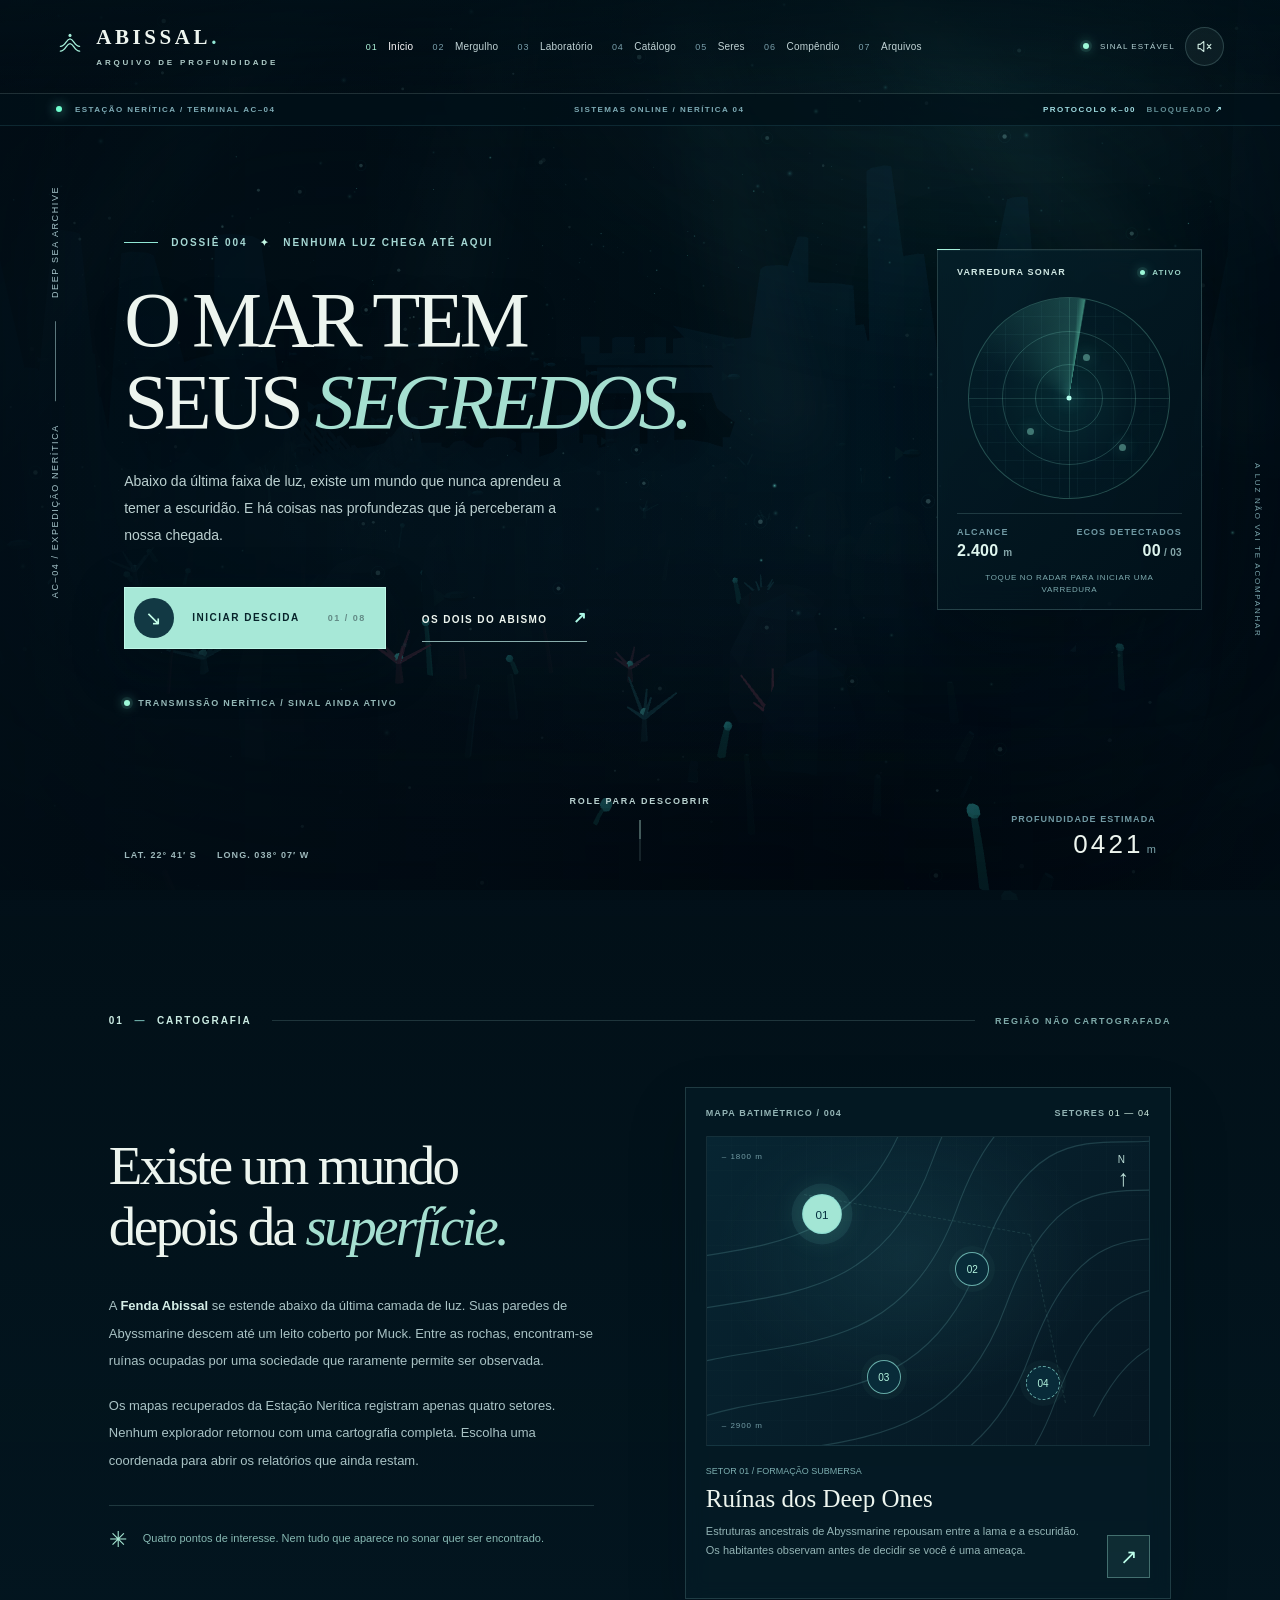
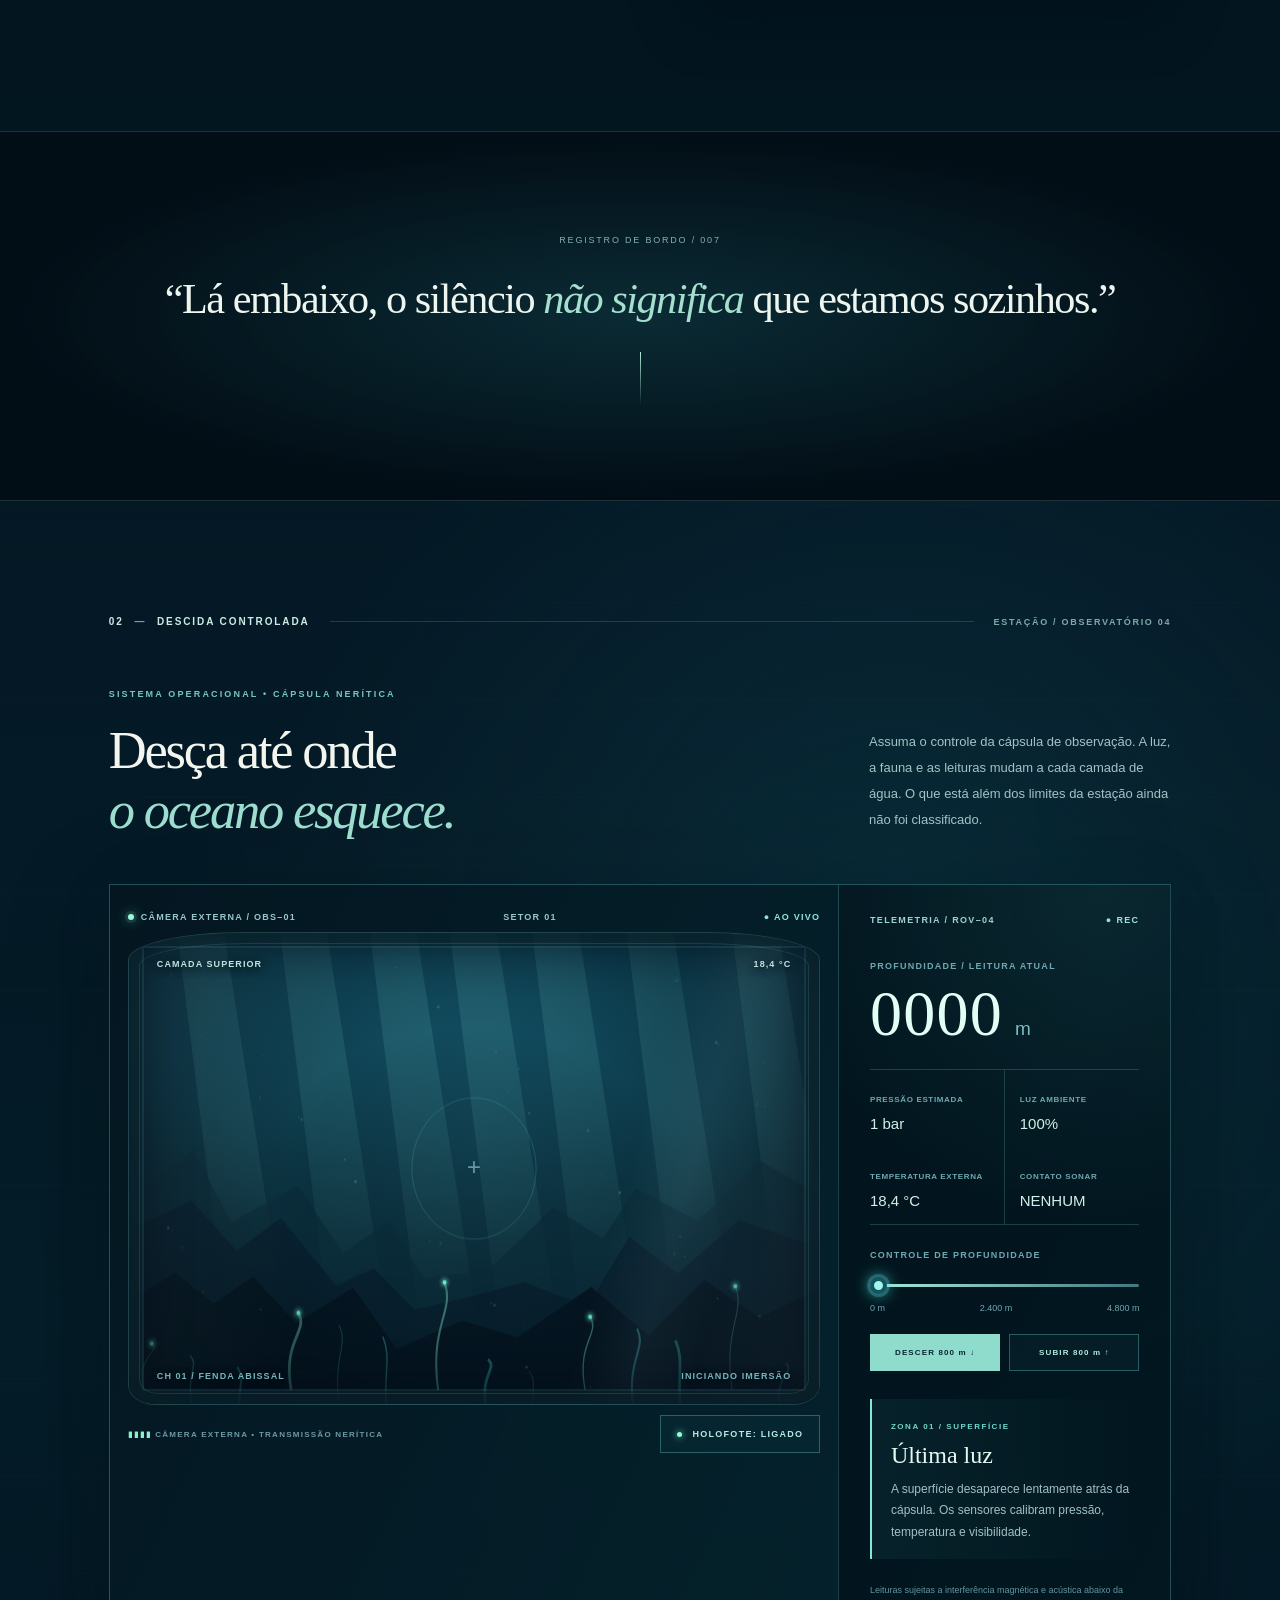
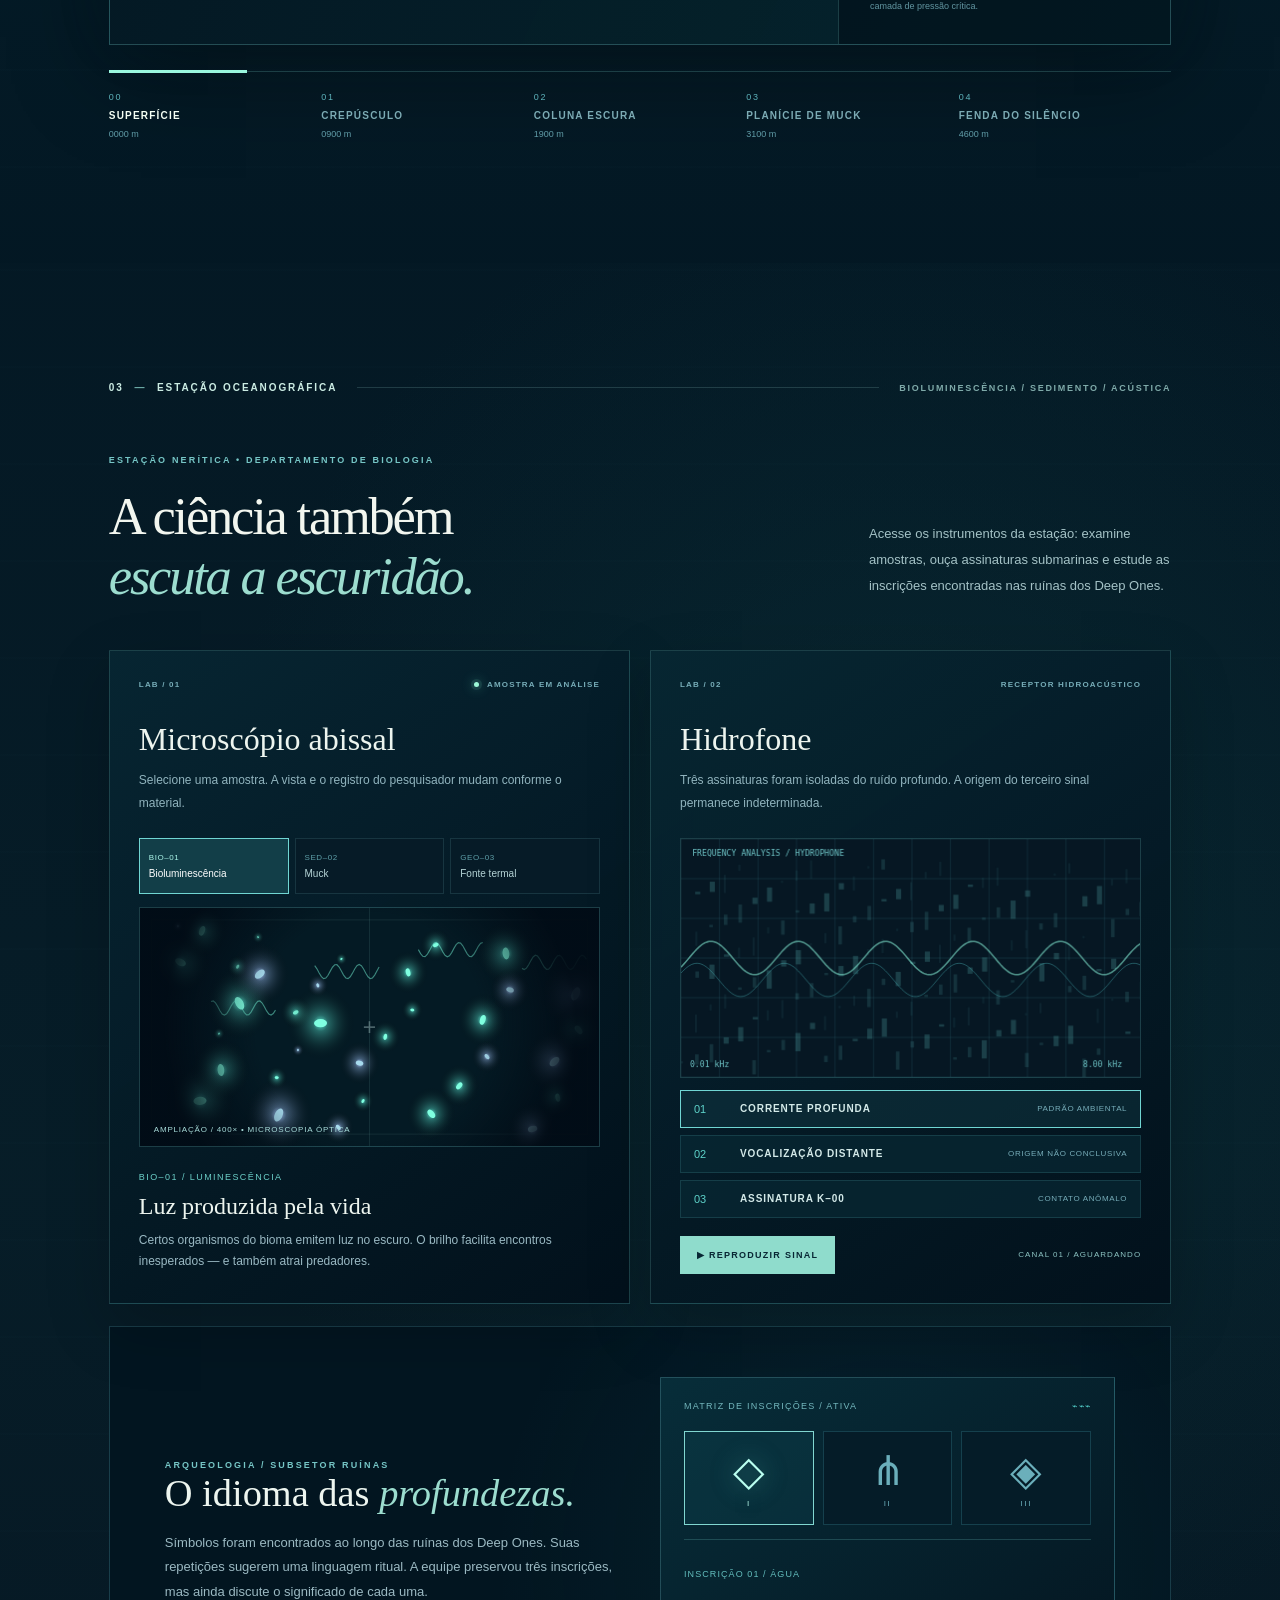
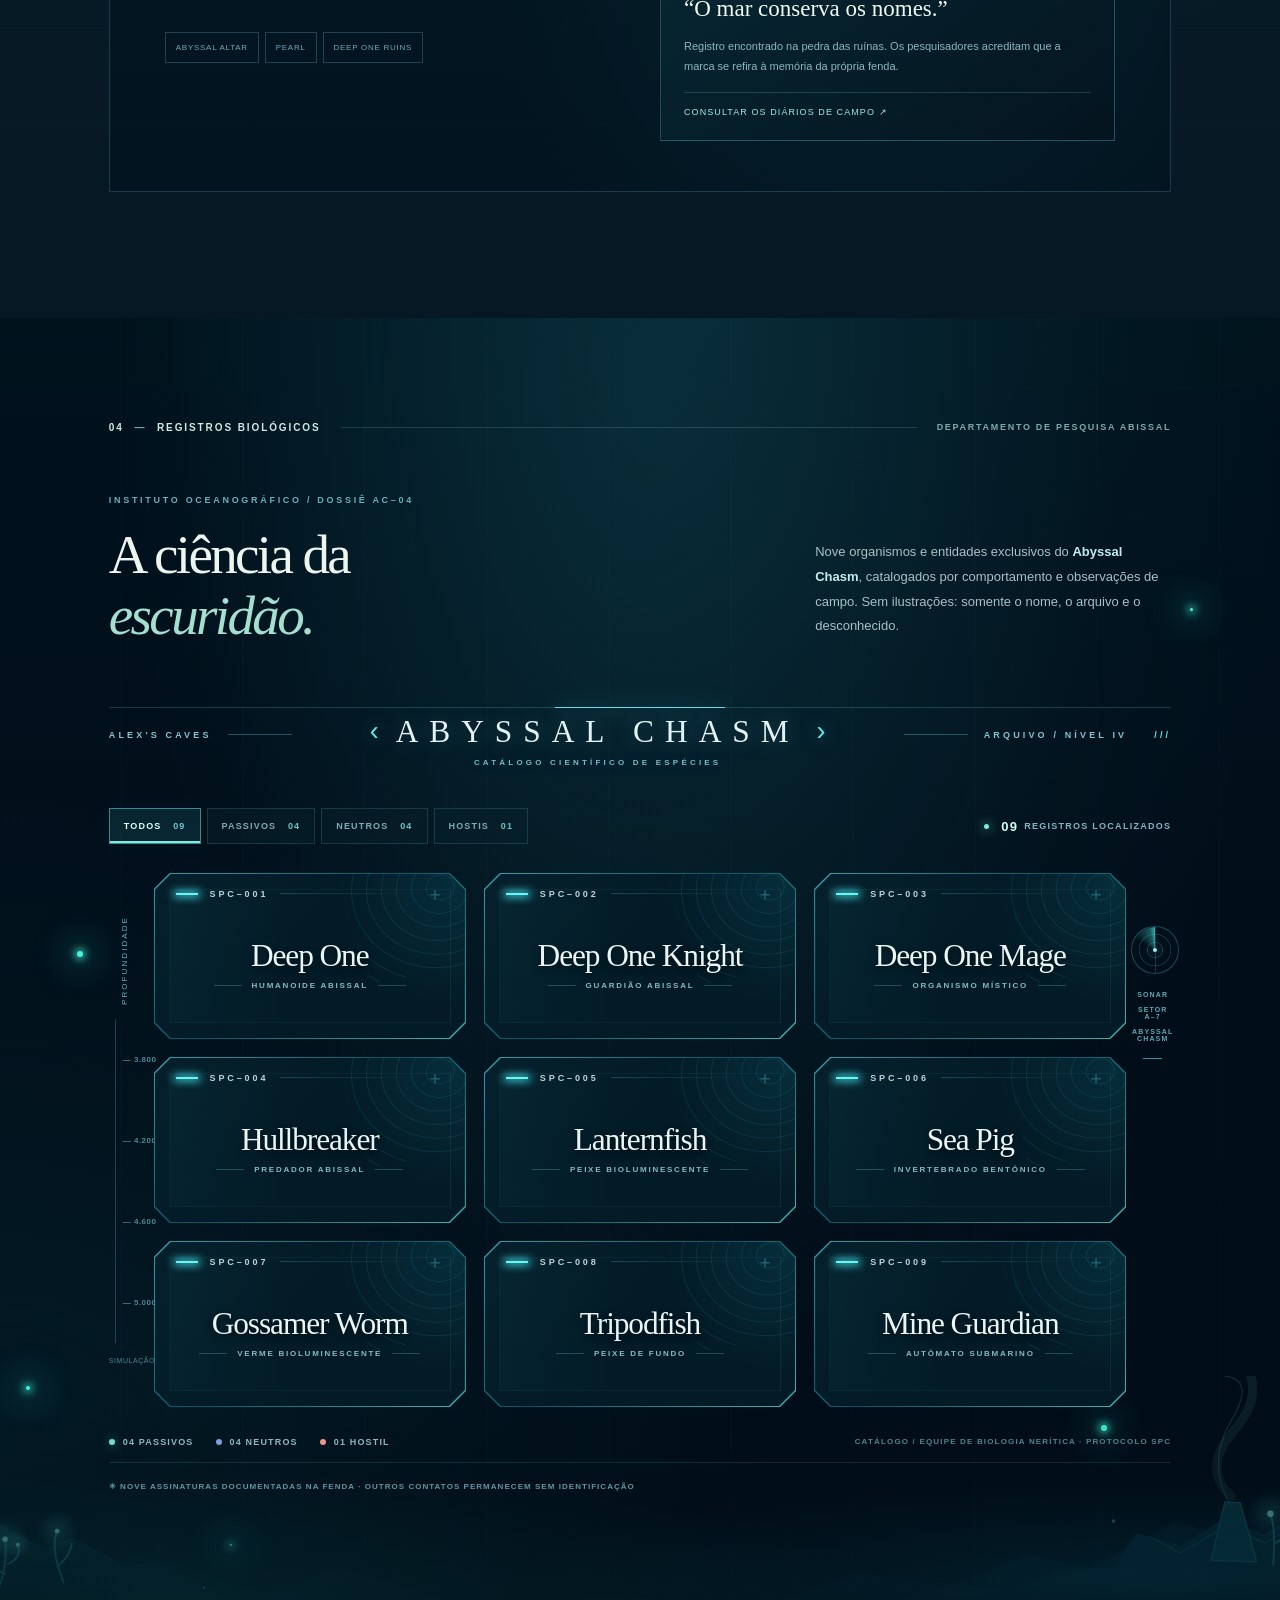
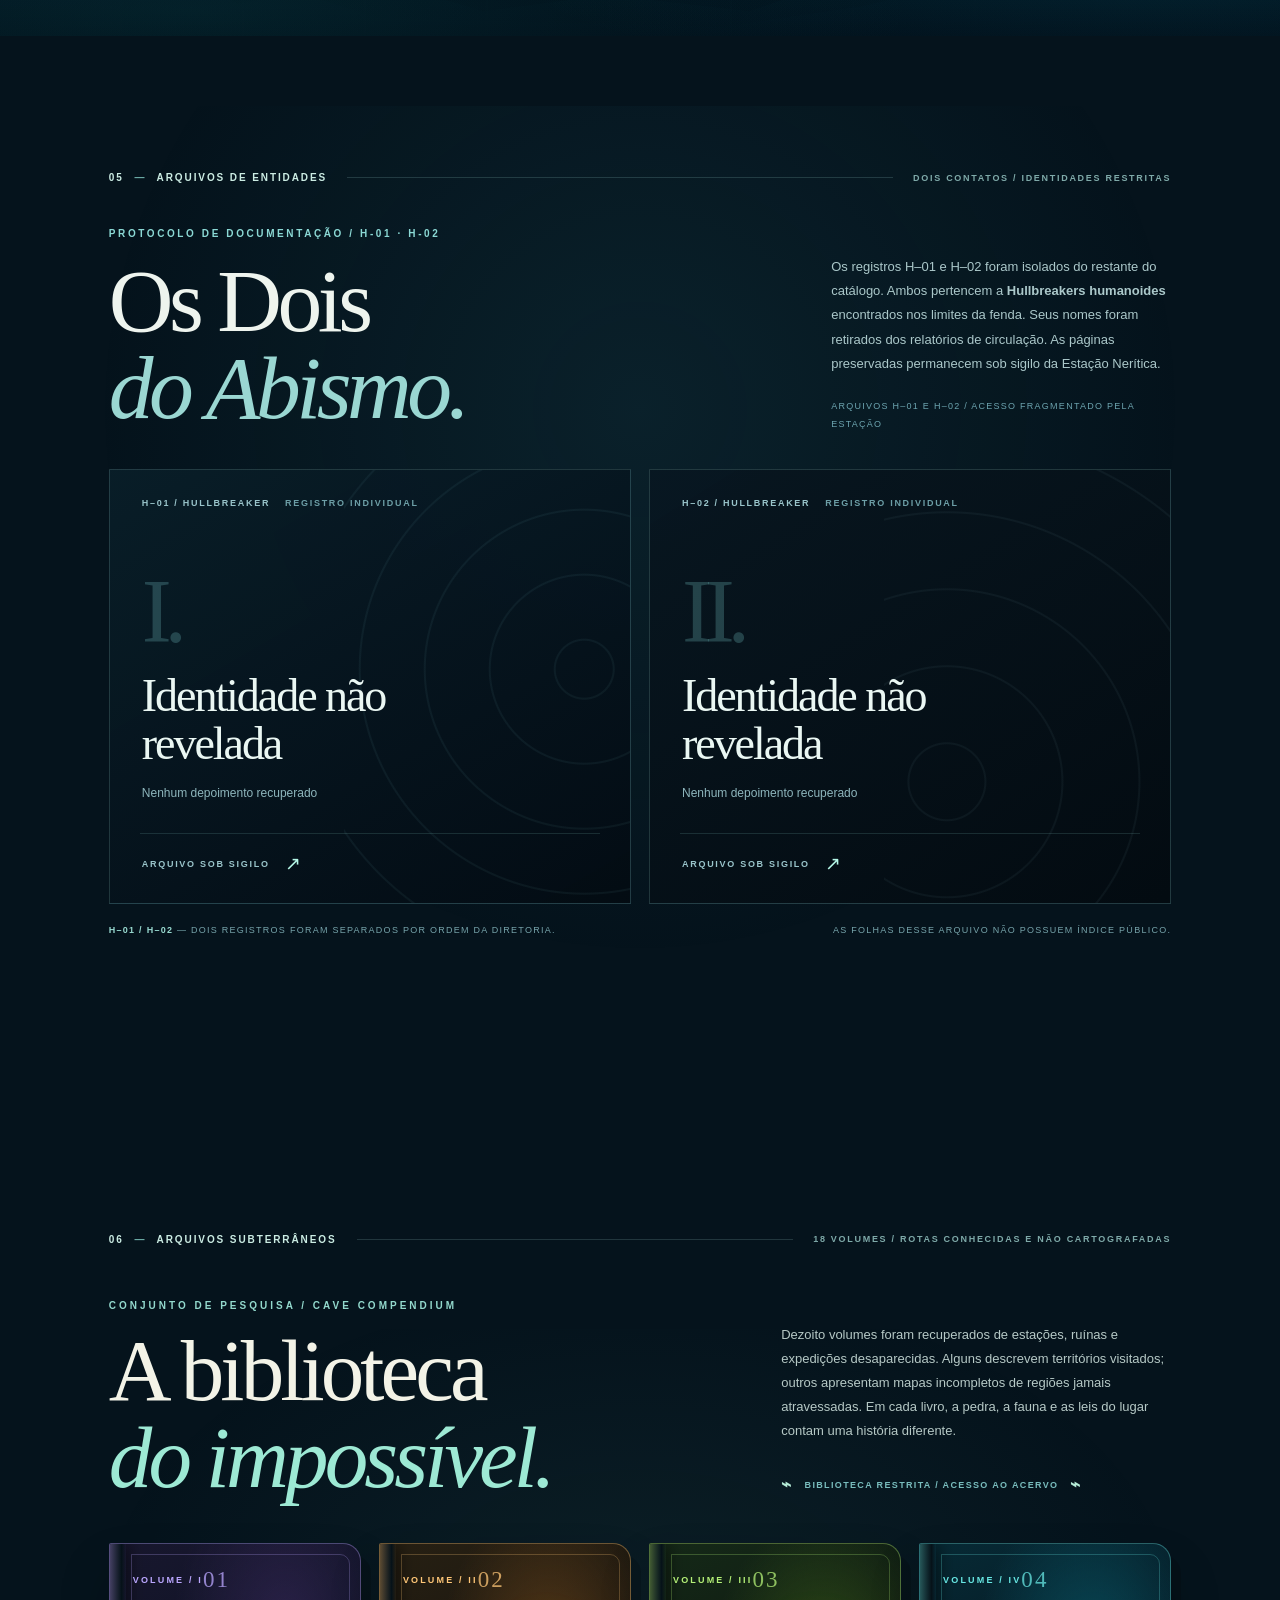
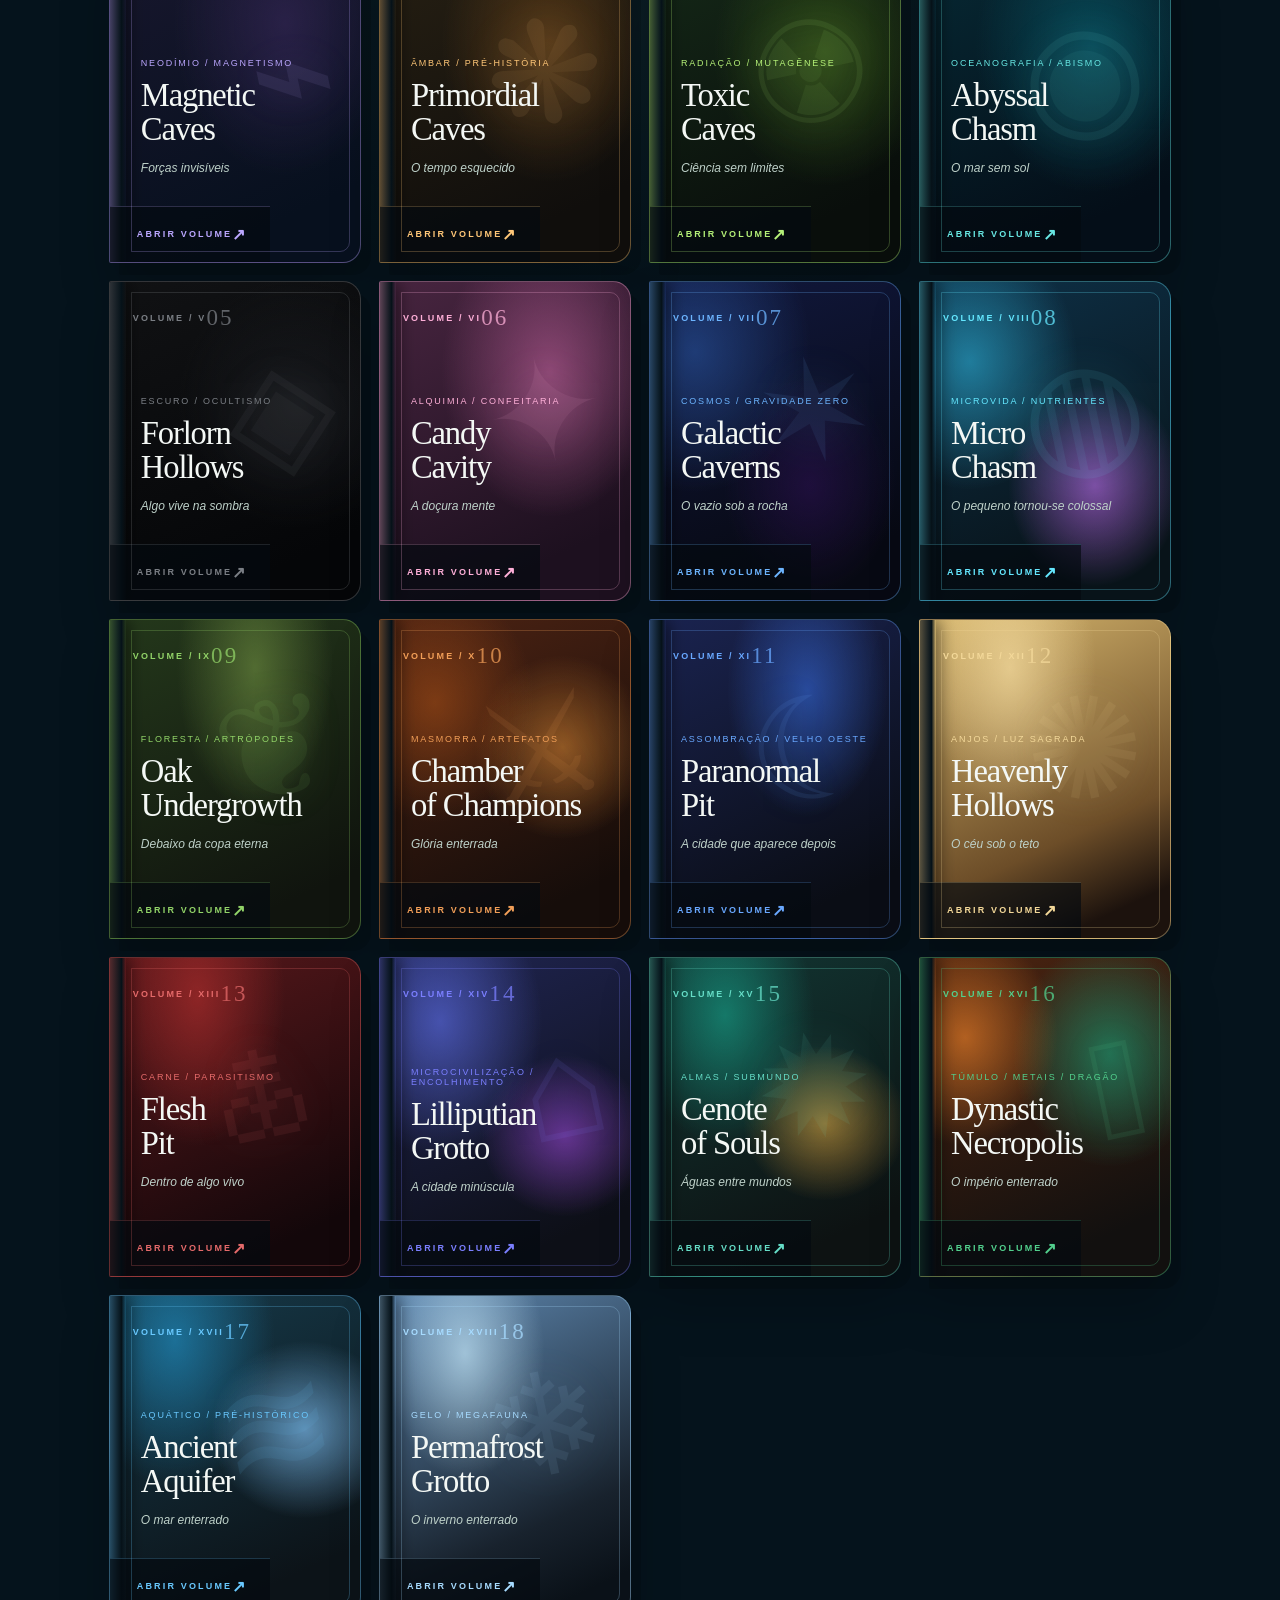
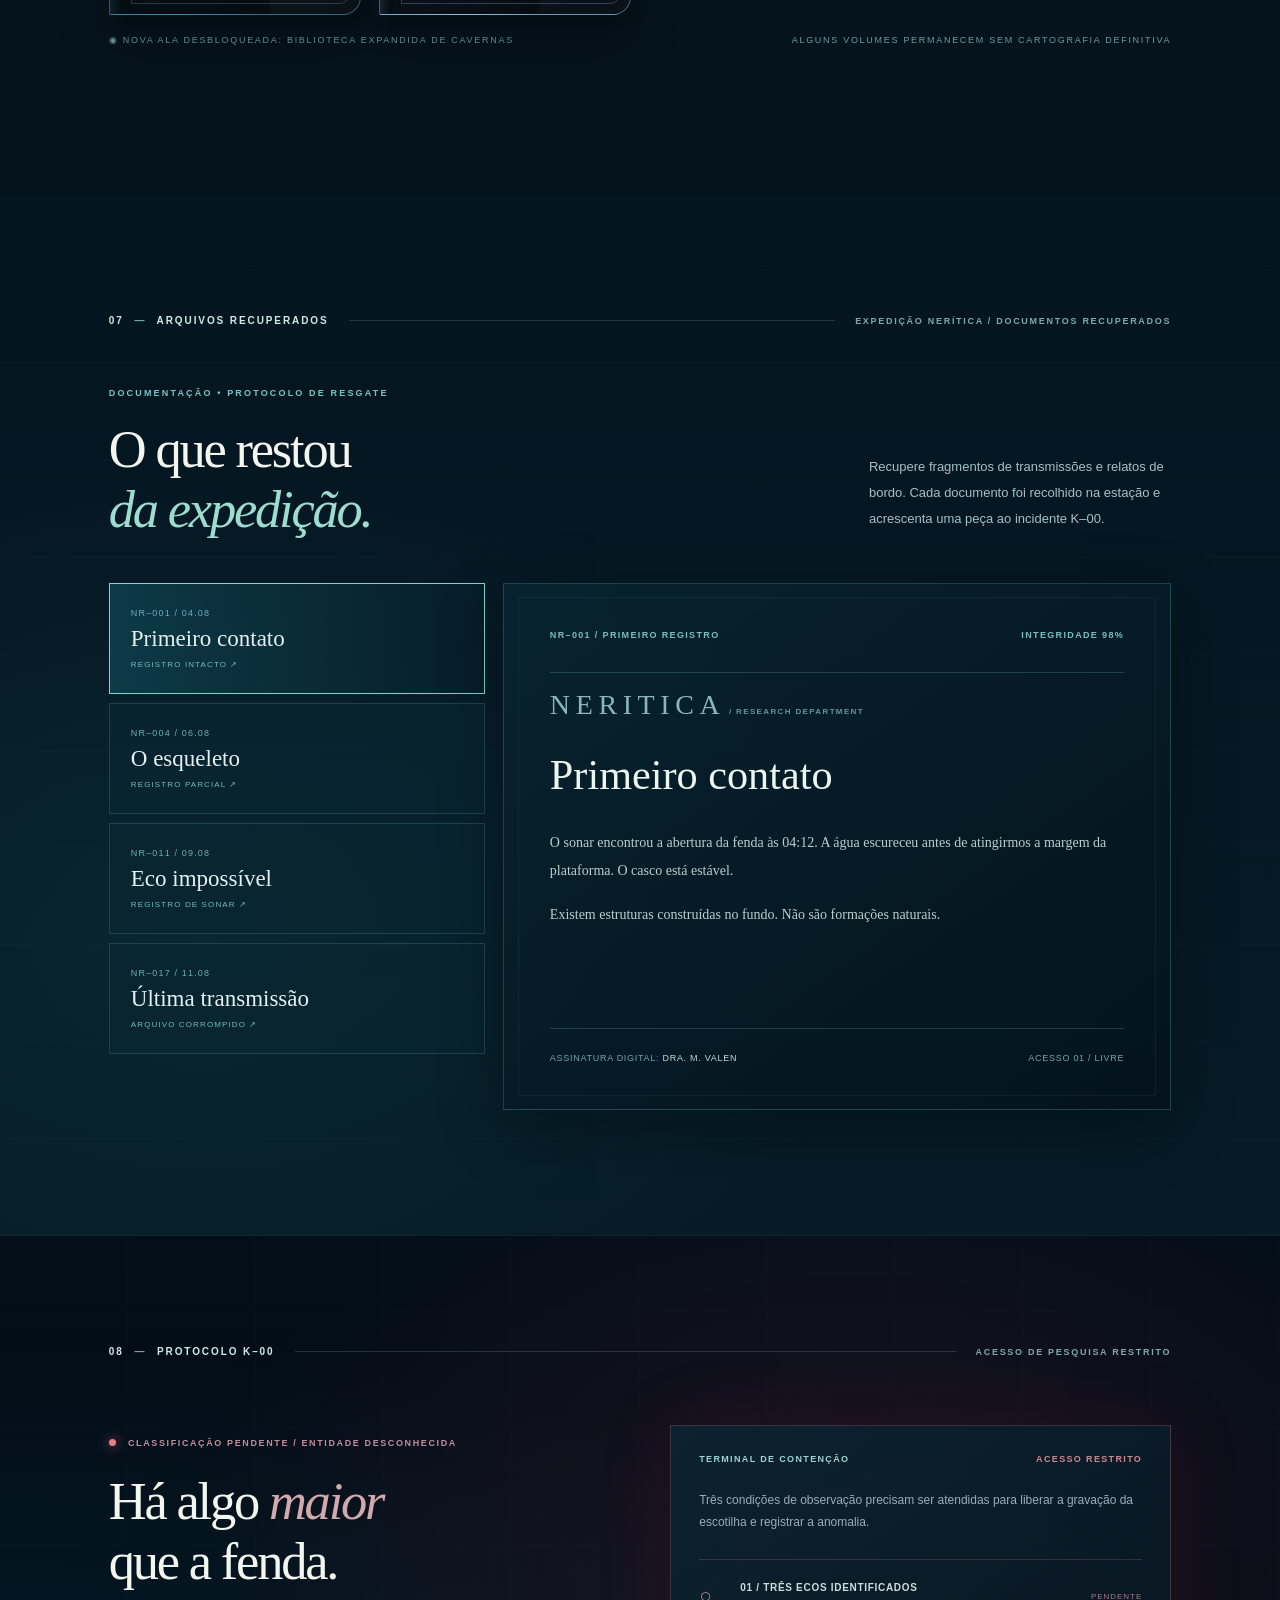
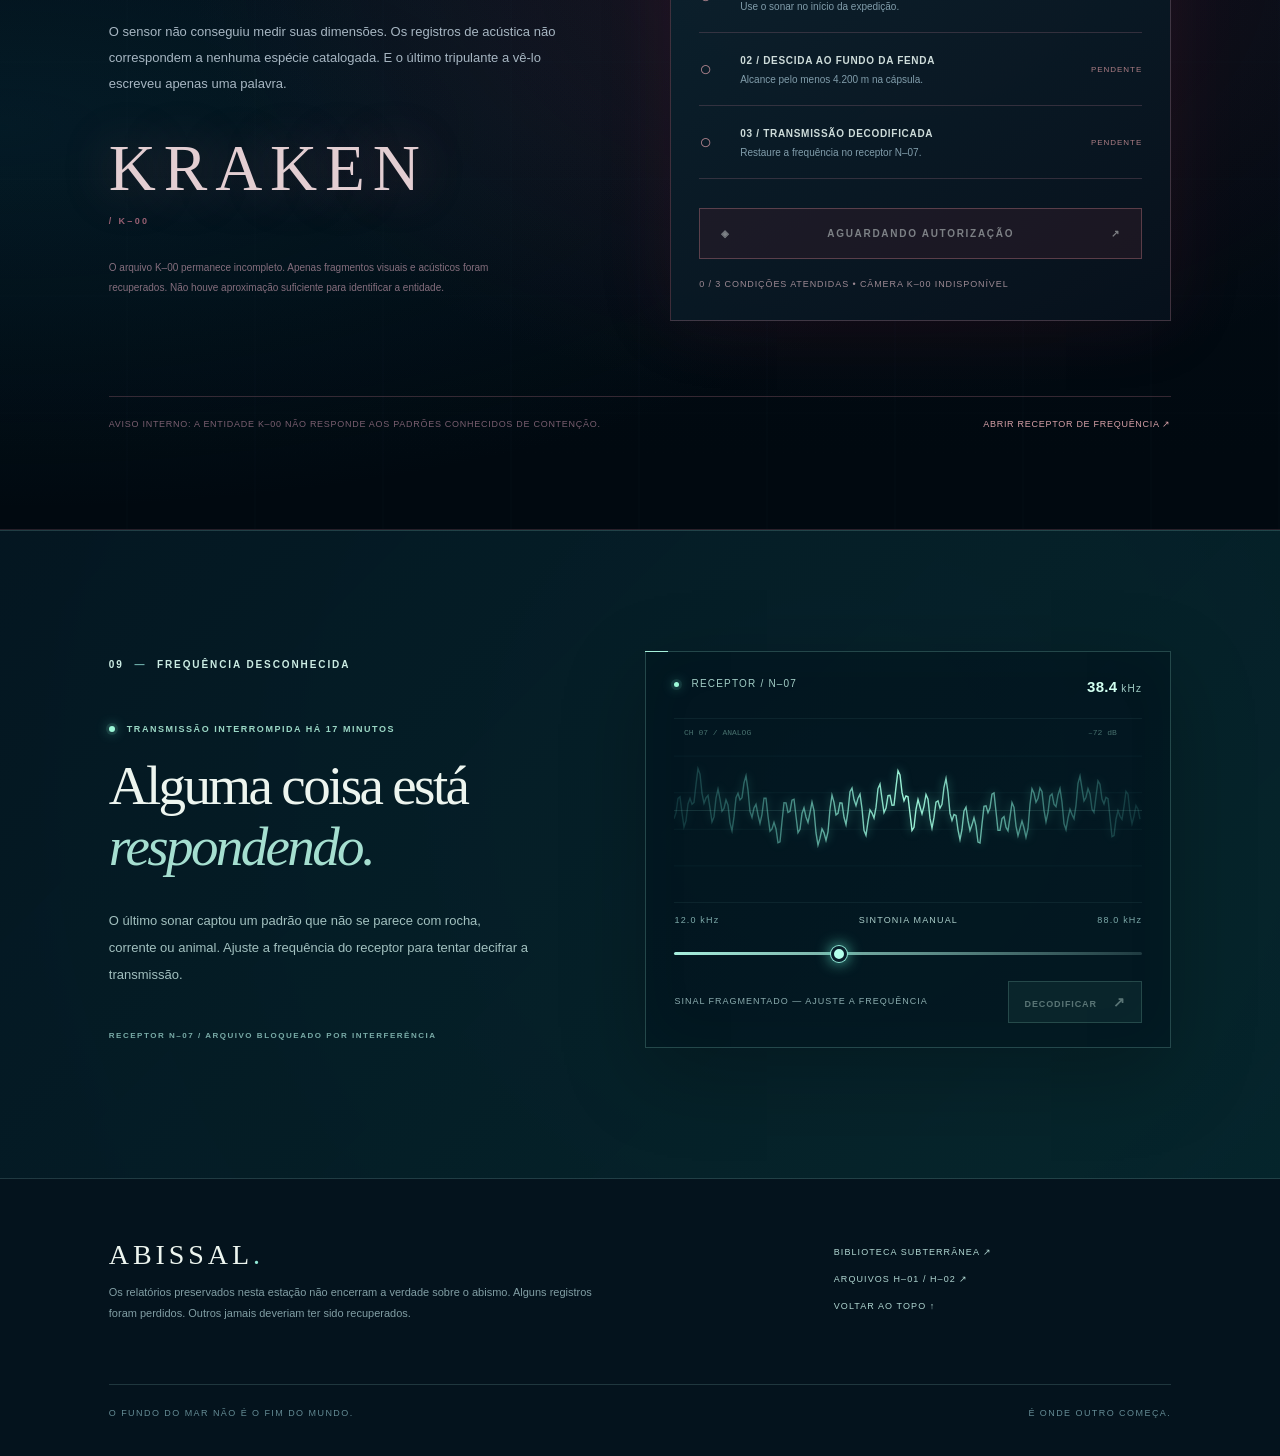
<file: ABRIR_SITE.html>
<!doctype html>
<html lang="pt-BR">
<head>
  <meta charset="UTF-8" />
  <meta name="viewport" content="width=device-width, initial-scale=1" />
  <meta name="theme-color" content="#03121c" />
  <meta name="description" content="Arquivo da Estação Nerítica. Registros de uma expedição nas profundezas, anomalias da fenda e documentos selados." />
  <title>ABISSAL — Estação de Pesquisa K-00</title>
  <link rel="icon" type="image/svg+xml" href="data:image/svg+xml,%3Csvg%20xmlns%3D%22http%3A%2F%2Fwww.w3.org%2F2000%2Fsvg%22%20viewBox%3D%220%200%2064%2064%22%3E%3Crect%20width%3D%2264%22%20height%3D%2264%22%20rx%3D%2213%22%20fill%3D%22%23061a24%22%2F%3E%3Cpath%20d%3D%22M10%2035c12%200%2013-17%2022-17s10%2017%2022%2017M10%2047c12%200%2013-17%2022-17s10%2017%2022%2017%22%20fill%3D%22none%22%20stroke%3D%22%238ae7d3%22%20stroke-width%3D%223%22%20stroke-linecap%3D%22round%22%2F%3E%3Ccircle%20cx%3D%2232%22%20cy%3D%2211%22%20r%3D%223%22%20fill%3D%22%238ae7d3%22%2F%3E%3C%2Fsvg%3E%0A" />
  <style>
:root{--bg:#04131c;--panel:#071e29;--light:#c7e8e6;--ink:#edf5ef;--muted:#9ab1bb;--mint:#91e7d5;--bright:#baffec;--line:rgba(174,232,224,.17);--sans:'Manrope','Inter',Arial,sans-serif;--serif:Georgia,'Times New Roman',serif}*{box-sizing:border-box}html{scroll-behavior:smooth;scroll-padding-top:100px}body{margin:0;color:var(--ink);background:#05131c;font-family:var(--sans);font-size:14px;overflow-x:hidden}button,input{font:inherit}button{cursor:pointer}a{color:inherit;text-decoration:none}::selection{background:#a0dcd0;color:#05202a}button:focus-visible,a:focus-visible,input:focus-visible{outline:2px solid var(--mint);outline-offset:4px}#sea-stage{position:fixed;z-index:-1;inset:0;overflow:hidden;pointer-events:none;background:radial-gradient(ellipse at 75% 10%,#0b5060 0%,#093748 28%,#06202c 60%,#020b14 100%)}#abyss3d,#particles{position:absolute;inset:0;width:100%;height:100%;display:block}#abyss3d{opacity:.94}#particles{opacity:.92}.surface-shimmer{position:absolute;left:-15%;top:-26%;width:125%;height:75%;pointer-events:none;opacity:.5;transform-origin:50% 0;background:repeating-conic-gradient(from 30deg at 50% -17%,rgba(145,232,219,.12) 0deg,rgba(145,232,219,.015) 7deg,transparent 14deg,transparent 27deg);filter:blur(27px);animation:rayDrift 19s ease-in-out infinite alternate}.caustic-glow{position:absolute;width:92%;height:75%;right:-25%;top:-33%;background:radial-gradient(ellipse,rgba(71,186,185,.16),transparent 68%);filter:blur(40px)}.edge-vignette{position:absolute;inset:0;box-shadow:inset 0 0 18vw 4vw rgba(0,10,17,.58),inset 0 -15vw 15vw rgba(0,7,14,.57);background:linear-gradient(180deg,rgba(2,15,22,.12) 0,transparent 30%,rgba(2,12,18,.24) 100%)}@keyframes rayDrift{to{transform:translateX(3%) rotate(9deg)}}.site-shell{position:relative;isolation:isolate}.topbar{height:94px;position:absolute;top:0;left:0;right:0;z-index:20;display:flex;align-items:center;gap:40px;padding:0 clamp(26px,4.4vw,86px);border-bottom:1px solid rgba(213,246,237,.14);background:linear-gradient(180deg,rgba(0,17,25,.5),rgba(0,20,29,.03))}.brand{display:flex;align-items:center;gap:12px;min-width:220px}.brand-mark{color:#a4efda}.brand-word{display:block;font-family:var(--serif);font-size:25px;letter-spacing:.17em;font-weight:600;line-height:1}.brand-point{color:var(--mint)}.brand-word small{display:block;font-family:var(--sans);font-size:8px;letter-spacing:.35em;line-height:1;margin-top:11px;color:#adcbc7;font-weight:600}.desktop-nav{display:flex;align-items:center;gap:clamp(18px,2.7vw,55px);margin:auto}.desktop-nav a{white-space:nowrap;color:#789eaa;font-size:10px;letter-spacing:.11em;transition:color .2s}.desktop-nav a span{font-size:12px;letter-spacing:.02em;color:#c1d4d6;margin-left:7px}.desktop-nav a:hover,.desktop-nav a.current{color:#b2f8de}.desktop-nav a:hover span,.desktop-nav a.current span{color:#fff}.header-tools{display:flex;align-items:center;gap:22px;margin-left:auto}.connection{font-size:10px;white-space:nowrap;letter-spacing:.13em;color:#b4d2d4}.connection i,.panel-status i,.pulsing-dot,.receiver-led{display:inline-block;width:6px;height:6px;border-radius:50%;background:#9df9d8;box-shadow:0 0 0 3px rgba(133,243,210,.1),0 0 12px rgba(111,246,216,.8);margin-right:8px}.icon-button{width:39px;height:39px;background:rgba(184,239,220,.06);border:1px solid rgba(181,237,230,.19);color:#c9e5dc;display:grid;place-items:center;border-radius:50%;transition:background .2s}.icon-button:hover{background:rgba(184,239,220,.17)}.icon-button svg{width:17px;height:17px}.sound-wave{display:none}.sound-on .sound-wave{display:block}.sound-on .sound-off{display:none}.menu-toggle{display:none}.mobile-nav[hidden]{display:none}.hero{min-height:770px;height:min(890px,100svh);position:relative;display:flex;align-items:center;padding:116px clamp(28px,9.7vw,185px) 106px;overflow:hidden}.hero::before{content:"";position:absolute;inset:0;background:linear-gradient(90deg,rgba(2,16,25,.6) 0%,rgba(2,16,25,.42) 36%,rgba(2,16,25,.06) 70%,rgba(2,16,25,.25) 100%);z-index:-1}.hero-rail{position:absolute;top:44%;left:clamp(25px,4.3vw,83px);transform:translate(-50%,-50%) rotate(-90deg);transform-origin:center;display:flex;align-items:center;gap:23px;color:#a6c5cb;font-size:9px;letter-spacing:.18em;white-space:nowrap}.hero-rail .rail-line{width:80px;height:1px;background:rgba(182,224,225,.5)}.hero-content{position:relative;z-index:2;width:min(820px,69%);margin-top:5vh}.eyebrow,.section-index,.section-micro,.hero-footnote,.section-kicker,.card-corner,.bestiary-note,.transmission-disclaimer,.drawer-eyebrow,.drawer-note small{font-size:10px;letter-spacing:.19em;font-weight:700}.eyebrow{color:#a6d8d4;display:flex;align-items:center;gap:13px}.eyebrow-line{width:34px;height:1px;background:var(--mint)}.eyebrow-star{color:#c4f9e6;font-size:10px}.hero h1{font-family:var(--serif);font-size:clamp(53px,6.15vw,112px);line-height:1.03;font-weight:400;letter-spacing:-.055em;margin:31px 0 26px;max-width:900px;text-shadow:0 12px 34px rgba(0,14,20,.32);white-space:nowrap}.hero h1 em,.intro-copy h2 em,.bestiary-top h2 em,.signal-left h2 em,.divider-quote em{font-weight:400;font-style:italic;color:#a5dfd0}.hero-description{max-width:465px;font-size:14px;line-height:1.95;color:#bcd1d1;font-weight:400}.hero-actions{display:flex;gap:36px;align-items:center;margin-top:37px}.primary-action{display:inline-flex;align-items:center;gap:18px;padding:10px 19px 10px 9px;min-height:61px;color:#07232a;background:#a7e8d7;border:1px solid #bdf7e7;font-size:10px;font-weight:800;letter-spacing:.15em;box-shadow:0 15px 50px rgba(1,15,20,.4);transition:transform .2s,background .2s}.primary-action:hover{transform:translateY(-3px);background:#dbfff4}.action-circle{display:grid;place-items:center;width:40px;height:40px;background:#123944;color:#c5ffea;border-radius:50%;font-size:20px;font-weight:400}.button-tick{color:#638b86;margin-left:10px;font-size:9px}.text-action{font-size:10px;letter-spacing:.14em;font-weight:700;padding:14px 0;border-bottom:1px solid #8aaead;white-space:nowrap}.text-action span{font-size:16px;margin-left:21px;color:#adf9e7}.hero-footnote{display:flex;align-items:center;color:#94b8b7;margin-top:49px;font-size:9px;letter-spacing:.15em}.sonar-panel{position:absolute;z-index:2;right:clamp(35px,6.1vw,120px);top:28%;width:265px;padding:17px 19px 13px;border:1px solid rgba(178,231,220,.19);background:linear-gradient(135deg,rgba(6,34,45,.69),rgba(1,17,26,.78));box-shadow:0 26px 88px rgba(0,5,10,.3),inset 0 1px 1px rgba(177,239,232,.05);backdrop-filter:blur(13px)}.sonar-panel:before,.receiver:before{content:"";position:absolute;top:-1px;left:-1px;width:23px;height:1px;background:#a6f1db}.panel-header{display:flex;align-items:center;justify-content:space-between;font-size:9px;letter-spacing:.13em;color:#d0e9e4;font-weight:700}.panel-status{color:#9ad3c6;font-size:8px}.panel-status i{width:5px;height:5px;margin-right:4px}.sonar-display{position:relative;display:block;width:202px;height:202px;margin:20px auto 14px;border:1px solid rgba(133,229,203,.27);border-radius:50%;background:radial-gradient(circle at center,rgba(25,121,118,.18),rgba(3,37,48,.2) 52%,rgba(0,25,34,.44) 100%);overflow:hidden;isolation:isolate;transition:border-color .2s}.sonar-display:hover{border-color:rgba(133,229,203,.6)}.sonar-grid{position:absolute;inset:0;border-radius:50%;background-image:linear-gradient(rgba(126,209,197,.1) 1px,transparent 1px),linear-gradient(90deg,rgba(126,209,197,.1) 1px,transparent 1px);background-size:18px 18px;opacity:.5;mask-image:radial-gradient(circle,#000 68%,transparent 71%)}.sonar-ring{position:absolute;border:1px solid rgba(128,220,200,.22);border-radius:50%;left:50%;top:50%;transform:translate(-50%,-50%)}.sonar-ring-1{width:67%;height:67%}.sonar-ring-2{width:34%;height:34%}.sonar-center{position:absolute;left:50%;top:50%;width:5px;height:5px;transform:translate(-50%,-50%);background:#b5fff0;border-radius:50%;box-shadow:0 0 15px #74f7dc}.sonar-cross{position:absolute;background:rgba(132,230,207,.14)}.sonar-cross.h{left:0;right:0;top:50%;height:1px}.sonar-cross.v{left:50%;top:0;bottom:0;width:1px}.sonar-sweep{position:absolute;inset:-1px;background:conic-gradient(from 10deg,transparent 0 275deg,rgba(106,227,199,.01) 285deg,rgba(106,227,199,.22) 355deg,rgba(111,235,199,.5) 359deg,transparent 360deg);border-radius:50%;animation:sweep 6s linear infinite}.sonar-target{position:absolute;width:7px;height:7px;border-radius:50%;background:#9fffe7;box-shadow:0 0 13px 5px rgba(113,238,210,.2);opacity:.4}.target-a{top:28%;left:57%}.target-b{top:65%;left:29%}.target-c{top:73%;left:75%}.sonar-display.scanned .sonar-target{animation:targetPulse 1s ease-out}.sonar-ping{position:absolute;left:50%;top:50%;width:12px;height:12px;border:1px solid #c8ffef;border-radius:50%;transform:translate(-50%,-50%) scale(0);opacity:0}.sonar-display.scanned .sonar-ping{animation:sonarPulse 1.25s ease-out}.sonar-bottom{border-top:1px solid var(--line);padding-top:13px;display:flex;justify-content:space-between}.sonar-bottom .right{text-align:right}.sonar-bottom small,.depth-monitor>span,.hero-coordinate,.sector-top{display:block;color:#7099a3;letter-spacing:.12em;font-size:9px;font-weight:700}.sonar-bottom strong{display:block;font-size:16px;letter-spacing:.02em;color:#def5ee;margin-top:5px}.sonar-bottom strong span{font-size:10px;color:#84a5a8}.sonar-feedback{font-size:8px;letter-spacing:.085em;color:#7daaae;min-height:23px;margin-top:12px;line-height:1.5;text-align:center}.hero-bottom{display:flex;justify-content:space-between;align-items:flex-end;position:absolute;bottom:30px;left:clamp(28px,9.7vw,185px);right:clamp(28px,9.7vw,185px);z-index:2}.hero-coordinate{display:flex;gap:20px;color:#9db8bb}.scroll-hint{display:flex;flex-direction:column;align-items:center;gap:14px;font-size:9px;letter-spacing:.19em;font-weight:700;color:#b8d1cf;position:absolute;bottom:-1px;left:50%;transform:translateX(-50%)}.scroll-bar{display:block;width:1px;height:41px;background:rgba(180,222,215,.25);position:relative;overflow:hidden}.scroll-bar span{display:block;height:19px;background:#caffed;width:1px;animation:scrollbar 2s infinite}.depth-monitor{text-align:right}.depth-monitor strong{display:block;font-size:26px;font-weight:500;letter-spacing:.12em;margin-top:5px;font-variant-numeric:tabular-nums}.depth-monitor strong small{font-size:11px;color:#7da7ae;letter-spacing:normal}.vertical-label{position:absolute;right:18px;top:52%;writing-mode:vertical-rl;font-size:8px;letter-spacing:.22em;color:#7da9b1}.section-wrap{padding-left:clamp(30px,8.5vw,162px);padding-right:clamp(30px,8.5vw,162px)}.intro-section{position:relative;padding-top:125px;padding-bottom:132px;background:linear-gradient(180deg,rgba(2,16,24,.86),rgba(3,23,33,.92))}.section-heading{display:flex;align-items:center;gap:20px;color:#b9d3d1}.section-index{white-space:nowrap;font-size:10px;color:#cbece3}.section-index span{color:#6eada8;margin:0 6px}.tiny-line{flex:1;height:1px;background:var(--line)}.section-micro{font-size:9px;color:#7faaa9}.intro-grid{display:grid;grid-template-columns:minmax(0,1fr) minmax(405px,1fr);align-items:center;gap:clamp(40px,7vw,130px);margin-top:61px}.intro-copy h2,.bestiary-top h2,.signal-left h2{font-family:var(--serif);font-weight:400;font-size:clamp(42px,4.3vw,72px);letter-spacing:-.048em;line-height:1.11;margin:0 0 35px}.intro-copy>p{max-width:510px;font-size:13px;color:#a9c3c5;line-height:2.1;margin-bottom:18px}.intro-copy>p strong{color:#d4eee7;font-weight:600}.inline-note{display:flex;gap:16px;align-items:flex-start;border-top:1px solid var(--line);margin-top:31px;padding-top:23px;max-width:485px;font-size:11px;line-height:1.75;color:#87b9b3}.note-symbol{font-size:22px;color:#a7e8d4;line-height:1}.sector-selector{border:1px solid var(--line);background:rgba(7,31,42,.56);backdrop-filter:blur(9px);padding:20px;box-shadow:0 25px 55px rgba(0,8,14,.18)}.sector-top{display:flex;justify-content:space-between;gap:12px;color:#93b4b5;font-size:9px}.sector-top b{color:#d4f1e5;font-weight:500}.trench-map{position:relative;overflow:hidden;height:310px;margin-top:18px;background:radial-gradient(ellipse at 45% 39%,rgba(44,105,115,.22),transparent 55%),linear-gradient(135deg,#072532,#061722);border:1px solid rgba(167,221,210,.09)}.trench-map:before{content:"";position:absolute;inset:0;background:repeating-linear-gradient(0deg,transparent 0px,transparent 24px,rgba(159,216,208,.025) 25px),repeating-linear-gradient(90deg,transparent 0px,transparent 24px,rgba(159,216,208,.025) 25px)}.contour-svg{position:absolute;inset:-5%;width:110%;height:110%;fill:none;stroke:rgba(114,185,185,.22);stroke-width:1;transform:rotate(-27deg) scale(1.1)}.map-axis{font-size:8px;letter-spacing:.12em;color:#739ca5;position:absolute;left:15px;z-index:2}.axis-a{top:15px}.axis-b{bottom:15px}.map-track{position:absolute;left:26%;top:25%;width:51%;height:55%;border:1px dashed rgba(136,220,202,.13);border-left:none;border-bottom:none;transform:skew(12deg,10deg);pointer-events:none}.map-point{position:absolute;top:var(--y);left:var(--x);border:1px solid rgba(139,222,211,.72);border-radius:50%;width:34px;height:34px;display:grid;place-items:center;background:#082b39;color:#b4f5df;transform:translate(-50%,-50%);font-size:10px;z-index:3;box-shadow:0 0 0 6px rgba(101,199,184,.04);transition:transform .2s,box-shadow .2s,background .2s}.map-point:hover,.map-point.active{transform:translate(-50%,-50%) scale(1.17);background:#a3e6d5;color:#063040;box-shadow:0 0 0 9px rgba(101,199,184,.1),0 0 27px rgba(135,246,210,.2)}.map-point.restricted{border-style:dashed}.map-compass{position:absolute;right:20px;top:17px;color:#bbded7;font-size:10px}.map-compass i{display:block;font-size:23px;font-style:normal}.sector-info{display:flex;gap:18px;justify-content:space-between;padding-top:20px;min-height:132px}.sector-kicker{display:block;color:#7daeb0;font-size:9px}.sector-info h3{font-family:var(--serif);font-size:25px;font-weight:400;margin:9px 0}.sector-info p{font-size:11px;color:#93b4b5;line-height:1.75;max-width:420px;margin:0}.sector-arrow{align-self:flex-end;flex:none;width:43px;height:43px;border:1px solid rgba(168,238,220,.35);color:#bdffeb;background:rgba(101,201,186,.1);font-size:21px}.sector-arrow:hover{background:rgba(101,201,186,.23)}.divider-quote{padding:98px 20px 95px;text-align:center;background:radial-gradient(ellipse at center,rgba(18,73,83,.45),rgba(2,13,21,.83) 70%);border-top:1px solid var(--line);border-bottom:1px solid var(--line)}.divider-quote>span{font-size:9px;letter-spacing:.2em;color:#86afaf}.divider-quote p{font-family:var(--serif);font-size:clamp(27px,3.3vw,53px);letter-spacing:-.035em;line-height:1.35;font-weight:400;max-width:1050px;margin:24px auto 25px}.quote-line{width:1px;height:53px;background:linear-gradient(#b0eedc,transparent);margin:auto}.creature-section{padding-top:122px;padding-bottom:133px;background:linear-gradient(180deg,rgba(1,14,22,.88),rgba(4,20,29,.89))}.bestiary-top{display:flex;justify-content:space-between;gap:80px;align-items:end;margin:64px 0 40px}.bestiary-top h2{margin:0}.bestiary-top>p{font-size:12px;line-height:2;max-width:350px;color:#9dbabb;margin:0 0 6px}.creature-grid{display:grid;grid-template-columns:repeat(3,minmax(0,1fr));gap:18px}.creature-card{min-height:364px;overflow:hidden;position:relative;text-align:left;border:1px solid rgba(148,205,201,.16);background:radial-gradient(circle at 54% 44%,rgba(25,101,104,.22),rgba(2,26,39,.7) 57%,rgba(0,14,24,.83));color:var(--ink);padding:20px;display:flex;flex-direction:column;justify-content:space-between;transition:background .3s,transform .3s,border-color .3s}.creature-card:after{content:"";position:absolute;inset:12px;border:1px solid rgba(162,234,216,.05);pointer-events:none}.creature-card:hover{transform:translateY(-5px);border-color:rgba(147,245,217,.44);background:radial-gradient(circle at 54% 44%,rgba(31,132,129,.32),rgba(2,26,39,.75) 57%,rgba(0,14,24,.92))}.card-corner{font-size:9px;position:relative;z-index:1;color:#9cc9c4}.card-art{height:230px;display:grid;place-items:center;align-self:center;width:90%;position:relative;filter:drop-shadow(0 18px 25px rgba(0,0,0,.5))}.card-art:after{content:"";position:absolute;bottom:19px;left:19%;right:19%;height:20px;background:#62c9c5;filter:blur(39px);opacity:.21}.card-art svg{height:100%;width:100%;max-width:280px;transition:transform .45s}.creature-card:hover .card-art svg{transform:translateY(-8px) scale(1.04)}.creature-card-bottom{display:flex;justify-content:space-between;align-items:center;border-top:1px solid rgba(178,231,220,.15);padding-top:18px;position:relative;z-index:2}.creature-card-bottom small{color:#80adad;font-size:9px;letter-spacing:.17em;display:block;margin-bottom:6px}.creature-card-bottom strong{font:400 25px var(--serif)}.creature-card-bottom .plus{font-size:21px;color:#bcfbe5}.bestiary-note{margin-top:20px;text-align:right;font-size:8px;color:#759e9e}.transmission-section{background:linear-gradient(135deg,rgba(4,23,34,.97),rgba(5,37,43,.94)),radial-gradient(circle at 65% 40%,#145c67,transparent);border-top:1px solid var(--line);border-bottom:1px solid var(--line)}.transmission-inner{padding-top:120px;padding-bottom:130px;display:grid;grid-template-columns:minmax(0,.89fr) minmax(400px,1.11fr);gap:clamp(55px,9vw,160px);align-items:center}.signal-eyebrow{font-size:9px;letter-spacing:.17em;color:#9bd7c5;font-weight:700;margin:54px 0 21px}.signal-left h2{margin-bottom:30px}.signal-left>p{font-size:13px;line-height:2.1;max-width:430px;color:#a2c0bf}.transmission-disclaimer{font-size:8px;color:#79aba7;margin-top:42px}.receiver{position:relative;padding:26px 28px 24px;border:1px solid rgba(143,224,207,.24);background:rgba(0,16,27,.58);box-shadow:0 26px 80px rgba(0,0,0,.23),inset 0 0 60px rgba(30,120,110,.04)}.receiver-head{display:flex;justify-content:space-between;color:#a2cec6;font-size:10px;letter-spacing:.12em}.receiver-led{width:5px;height:5px}.receiver-frequency{white-space:nowrap}.receiver-frequency b{color:#d1fff0;font-size:15px;letter-spacing:.02em}.receiver canvas{display:block;width:100%;height:185px;margin:23px auto 12px;border-top:1px solid rgba(147,219,205,.07);border-bottom:1px solid rgba(147,219,205,.07)}.freq-labels{display:flex;justify-content:space-between;font-size:9px;letter-spacing:.13em;color:#7ca8a8}.freq-labels span:nth-child(2){color:#aacdc9}input[type=range]{-webkit-appearance:none;appearance:none;width:100%;height:24px;background:transparent;cursor:ew-resize;display:block;margin:17px 0 15px}input[type=range]::-webkit-slider-runnable-track{height:3px;background:linear-gradient(90deg,#a7eedd,var(--line));border-radius:3px}input[type=range]::-webkit-slider-thumb{-webkit-appearance:none;width:16px;height:16px;border:3px solid #081f2b;background:#b3ffeb;border-radius:50%;margin-top:-6.5px;box-shadow:0 0 0 1px #91e6d6,0 0 15px #63eacb}input[type=range]::-moz-range-track{height:3px;background:#6fbbb1}input[type=range]::-moz-range-thumb{width:12px;height:12px;background:#b3ffeb;border:3px solid #081f2b;border-radius:50%}.receiver-footer{display:flex;gap:13px;align-items:center;justify-content:space-between}.receiver-footer>span{font-size:9px;letter-spacing:.11em;color:#8bacae;line-height:1.6}.receiver-footer button{border:1px solid rgba(168,245,219,.48);color:#dbfff2;background:rgba(130,237,213,.15);padding:12px 15px;font-size:9px;font-weight:800;letter-spacing:.1em;white-space:nowrap}.receiver-footer button span{margin-left:13px;font-size:14px}.receiver-footer button:disabled{cursor:not-allowed;opacity:.4}.receiver-footer button:not(:disabled):hover{background:rgba(130,237,213,.32)}.decoded-message{border-top:1px solid var(--line);margin-top:23px;padding-top:23px;animation:reveal .5s}.decoded-message[hidden]{display:none}.decoded-message small{color:#9ef5d9;font-size:9px;letter-spacing:.16em}.decoded-message p{font-family:var(--serif);font-size:22px;line-height:1.45}.decoded-message p em{color:#b3ffdf}.decoded-message>span{font-size:9px;letter-spacing:.1em;color:#91b5b6}.footer{padding-top:60px;padding-bottom:38px;display:grid;grid-template-columns:1.2fr .6fr;gap:50px;background:#04131d}.footer-logo{font:400 28px var(--serif);letter-spacing:.14em}.footer-logo span{color:#91e7d5}.footer p{font-size:11px;color:#819ea4;line-height:1.9;max-width:490px}.footer-links{display:flex;flex-direction:column;gap:17px;align-items:flex-start;margin-top:8px}.footer-links a{font-size:9px;letter-spacing:.12em;color:#b0d6d1}.footer-links a:hover{color:#fff}.footer-end{grid-column:1/-1;border-top:1px solid var(--line);padding-top:23px;display:flex;justify-content:space-between;font-size:9px;letter-spacing:.16em;color:#648b94}.detail-overlay[hidden]{display:none}.detail-overlay{position:fixed;inset:0;z-index:90;display:flex;justify-content:flex-end}.detail-backdrop{position:absolute;inset:0;background:rgba(1,11,19,.78);backdrop-filter:blur(8px)}.detail-drawer{width:min(520px,100%);height:100%;position:relative;background:linear-gradient(160deg,#092b39,#03121d 70%);border-left:1px solid rgba(173,243,220,.26);box-shadow:-25px 0 80px rgba(0,0,0,.5);padding:32px clamp(28px,3.5vw,55px);overflow-y:auto;display:flex;flex-direction:column;animation:drawerIn .38s ease-out}.drawer-head{display:flex;align-items:center;justify-content:space-between;font-size:10px;letter-spacing:.18em;color:#9dd9c9}.drawer-head button{border:1px solid rgba(164,219,210,.23);background:transparent;color:#cbe8e2;width:37px;height:37px}.drawer-symbol{display:grid;place-items:center;margin:25px 0 10px;min-height:165px;border-bottom:1px solid var(--line);font-family:var(--serif);font-size:100px;color:#91dacb;text-shadow:0 0 50px rgba(93,237,199,.25)}.drawer-content{flex:1;padding-top:30px}.drawer-eyebrow{font-size:9px;color:#8dd7c9}.drawer-content h2{font:400 45px/1.15 var(--serif);letter-spacing:-.04em;margin:17px 0 22px}.drawer-content>p{font-size:13px;line-height:2;color:#b5d0cf}.drawer-divider{width:42px;height:1px;background:#b3ebdc;margin:35px 0 22px}.drawer-note small{font-size:9px;color:#83bfb5}.drawer-note p{font:italic 21px/1.55 var(--serif);color:#c2e8df}.drawer-source{color:#618a94;font-size:10px;margin-top:28px;line-height:1.8}.drawer-close-bottom{margin-top:30px;padding:17px 0;text-align:left;border:0;border-top:1px solid var(--line);background:transparent;color:#cbf7e6;letter-spacing:.16em;font-size:10px;font-weight:700;display:flex;justify-content:space-between}.toast{position:fixed;z-index:110;bottom:30px;left:50%;transform:translate(-50%,15px);opacity:0;pointer-events:none;border:1px solid rgba(169,242,218,.4);background:#082b35;color:#daf7ed;padding:12px 18px;font-size:11px;letter-spacing:.05em;box-shadow:0 10px 40px #0015;transition:opacity .25s,transform .25s;max-width:min(92vw,450px);text-align:center}.toast.show{opacity:1;transform:translate(-50%,0)}@keyframes scrollbar{0%{transform:translateY(-24px)}100%{transform:translateY(56px)}}@keyframes sweep{to{transform:rotate(360deg)}}@keyframes sonarPulse{0%{transform:translate(-50%,-50%) scale(.3);opacity:1}100%{transform:translate(-50%,-50%) scale(18);opacity:0}}@keyframes targetPulse{0%,100%{opacity:.4}25%,60%{opacity:1}}@keyframes drawerIn{from{transform:translateX(60px);opacity:.6}to{transform:translateX(0);opacity:1}}@keyframes reveal{from{opacity:0;transform:translateY(10px)}to{opacity:1;transform:translateY(0)}}
@media(min-width:1550px){.hero h1{font-size:105px}.hero-content{width:70%}.sonar-panel{right:9%}}@media(max-width:1200px){.topbar{gap:18px}.brand{min-width:180px}.desktop-nav{gap:15px}.desktop-nav a span{font-size:10px}.connection{display:none}.hero{padding-left:10vw}.hero h1{font-size:clamp(56px,6.6vw,81px)}.sonar-panel{right:4%;width:235px;padding:14px}.sonar-display{width:190px;height:190px}.intro-grid{gap:40px}.transmission-inner{gap:35px}}@media(max-width:950px){.topbar{height:77px;padding:0 28px}.desktop-nav{display:none}.menu-toggle{display:flex;align-items:center;justify-content:center;flex-direction:column;gap:5px;border-radius:50%}.menu-toggle span{width:17px;height:1px;background:#c8ebe1}.mobile-nav{position:absolute;z-index:19;top:76px;right:20px;left:20px;background:#092735;border:1px solid var(--line);padding:15px;display:flex;flex-direction:column;box-shadow:0 20px 50px #0018}.mobile-nav a{padding:15px;border-bottom:1px solid var(--line);font-size:12px}.mobile-nav a:last-child{border-bottom:0}.hero{height:auto;min-height:810px;padding:140px 10vw 112px}.hero-content{width:80%;align-self:flex-start;margin-top:90px}.hero h1{font-size:clamp(52px,8vw,84px)}.sonar-panel{top:auto;bottom:99px;right:9%;width:195px;padding:13px}.sonar-display{width:135px;height:135px;margin:13px auto}.panel-header{font-size:7px}.sonar-bottom strong{font-size:13px}.sonar-feedback{font-size:7px}.hero-bottom{right:10%;left:10%}.intro-grid,.transmission-inner{grid-template-columns:1fr;gap:54px}.intro-copy h2,.bestiary-top h2,.signal-left h2{font-size:56px}.sector-selector{max-width:730px}.bestiary-top{align-items:start;gap:30px}.creature-card{min-height:300px}.card-art{height:180px}.creature-card-bottom strong{font-size:21px}.transmission-inner{padding-top:100px}.receiver{max-width:720px}}@media(max-width:700px){.topbar{padding:0 21px;height:70px}.brand-word{font-size:20px}.brand-word small{font-size:7px}.brand{min-width:auto}.hero{padding:115px 28px 150px;min-height:930px}.hero-rail,.vertical-label{display:none}.hero-content{width:100%;margin-top:28px}.hero h1{font-size:clamp(47px,12vw,74px);margin-top:26px;white-space:normal;letter-spacing:-.06em}.hero-description{font-size:13px;line-height:1.85;max-width:440px}.eyebrow{font-size:8px;letter-spacing:.13em}.hero-actions{gap:16px;flex-wrap:wrap}.primary-action{min-height:55px}.text-action{font-size:9px}.hero-footnote{margin-top:30px;font-size:8px;letter-spacing:.06em}.sonar-panel{width:220px;right:28px;bottom:106px;top:auto}.sonar-display{width:135px;height:135px}.sonar-bottom{gap:8px}.hero-bottom{left:28px;right:28px;bottom:25px}.scroll-hint{display:none}.hero-coordinate{flex-direction:column;gap:5px;font-size:8px}.depth-monitor>span{font-size:8px}.depth-monitor strong{font-size:22px}.section-wrap{padding-left:25px;padding-right:25px}.intro-section,.creature-section{padding-top:85px;padding-bottom:90px}.section-micro{display:none}.intro-grid{margin-top:40px;gap:36px}.intro-copy h2,.bestiary-top h2,.signal-left h2{font-size:clamp(42px,10vw,54px)}.intro-copy>p{font-size:12px}.sector-selector{padding:13px}.trench-map{height:260px}.sector-info{min-height:150px}.sector-info h3{font-size:22px}.divider-quote{padding:70px 23px}.divider-quote p{font-size:31px}.bestiary-top{flex-direction:column;margin-top:40px;gap:20px}.bestiary-top>p{max-width:500px}.creature-grid{grid-template-columns:1fr}.creature-card{min-height:320px}.card-art{height:200px}.bestiary-note{text-align:left}.transmission-inner{padding-top:89px;padding-bottom:91px}.signal-eyebrow{margin-top:37px}.receiver{padding:20px 14px}.receiver-head{font-size:8px}.receiver-footer{align-items:stretch;flex-direction:column}.receiver-footer button{align-self:flex-end}.footer{grid-template-columns:1fr;gap:25px}.footer-end{flex-direction:column;gap:8px}.drawer-content h2{font-size:38px}}@media(max-width:380px){.hero h1{font-size:45px}.hero{padding-left:22px;padding-right:22px}.primary-action{font-size:9px}.sonar-panel{right:22px}.hero-bottom{left:22px;right:22px}.eyebrow{gap:8px}.eyebrow-line{width:18px}}@media(prefers-reduced-motion:reduce){html{scroll-behavior:auto}*,*:before,*:after{animation-duration:.01ms!important;transition-duration:.01ms!important}}
@media(max-width:700px){.hero{min-height:1010px}}

</style>
  <style>
/* ABISSAL — Catálogo científico interativo • V2
   Paineis reais e responsivos, sem imagens de criaturas ou recursos externos. */
.creature-section{
  isolation:isolate;position:relative;overflow:hidden;
  padding-top:104px;padding-bottom:142px;
  background:
    radial-gradient(ellipse at 50% 5%,rgba(23,106,123,.19),transparent 52%),
    radial-gradient(ellipse at 0 88%,rgba(16,104,115,.15),transparent 42%),
    linear-gradient(180deg,rgba(0,19,30,.95),rgba(1,14,25,.97) 55%,rgba(0,13,24,.98));
}
.creature-section::before{
  content:"";pointer-events:none;position:absolute;inset:0;z-index:-1;
  background:
    repeating-linear-gradient(90deg,transparent 0 120px,rgba(104,200,206,.019) 121px,transparent 122px),
    radial-gradient(ellipse at 55% 0%,rgba(71,220,213,.065),transparent 60%);
}
.creature-section::after{
  content:"";position:absolute;left:0;bottom:0;right:0;height:235px;z-index:-1;pointer-events:none;
  background:
   radial-gradient(ellipse at 15% 90%,rgba(18,155,151,.11),transparent 47%),
   radial-gradient(ellipse at 91% 77%,rgba(9,128,153,.14),transparent 39%),
   linear-gradient(0deg,#020e18b8,transparent);
}
.abyssal-bioglow{position:absolute;inset:0;z-index:-1;overflow:hidden;pointer-events:none}
.abyssal-bioglow>span{position:absolute;display:block;border-radius:50%;width:6px;height:6px;background:#4cf2d7;box-shadow:0 0 9px 2px #3debd5,0 0 35px 13px rgba(48,210,216,.18);animation:planktonDrift 8s ease-in-out infinite alternate}
.abyssal-bioglow .glow-a{left:6%;top:48%}.abyssal-bioglow .glow-b{left:93%;top:22%;width:3px;height:3px;animation-delay:-3s}.abyssal-bioglow .glow-c{left:2%;top:81%;animation-delay:-2s;width:4px;height:4px}.abyssal-bioglow .glow-d{left:86%;top:84%;animation-delay:-6s}.abyssal-bioglow .glow-e{left:18%;top:93%;animation-delay:-4s;width:2px;height:2px}
@keyframes planktonDrift{to{transform:translate(19px,-35px);opacity:.27}}
.creature-section .section-heading{position:relative}
.catalog-overline{font-size:9px;letter-spacing:.3em;font-weight:700;color:#68afbb;margin-bottom:19px}
.bestiary-top{margin:62px 0 60px;display:flex;align-items:end;justify-content:space-between;gap:60px}
.bestiary-top h2{line-height:1.12;max-width:750px}
.bestiary-top>p{max-width:356px;margin-bottom:8px;color:#a6c1c7;font-size:13px;line-height:1.9}
.bestiary-top>p strong{color:#c4ecec;font-weight:600}
.catalog-heading-band{display:flex;justify-content:space-between;align-items:start;gap:22px;margin:0 0 24px;position:relative;color:#83c4ce;font-size:9px;font-weight:700;letter-spacing:.35em;min-height:74px;border-top:1px solid rgba(102,204,208,.23);padding-top:15px}
.catalog-heading-band::before{content:"";position:absolute;left:50%;top:-1px;width:170px;height:1px;transform:translateX(-50%);background:#69d9e2;box-shadow:0 0 22px #4dcedd}
.catalog-band-left,.catalog-band-right{display:flex;gap:16px;align-items:center;white-space:nowrap;padding-top:7px}
.catalog-band-right b{color:#59efee;margin-left:11px}
.band-line{display:block;width:clamp(20px,5vw,72px);height:1px;background:rgba(91,190,206,.38)}
.catalog-band-center{display:flex;align-items:center;justify-content:center;flex-wrap:wrap;gap:17px;color:#e2f4f5;font-family:var(--serif);font-size:clamp(20px,2.45vw,35px);font-weight:400;letter-spacing:.35em;text-align:center;text-shadow:0 0 22px #69bed155;line-height:1.12;margin-top:-9px;white-space:nowrap}
.catalog-band-center small{width:100%;font-family:var(--sans);font-size:8px;color:#72bdc7;letter-spacing:.4em;font-weight:700;margin-top:-7px}
.band-chevron{color:#62e9e6;font:300 27px var(--sans);letter-spacing:0;text-shadow:0 0 18px #49c8dc88}
.catalog-toolbar{display:flex;align-items:center;justify-content:space-between;gap:20px;margin:7px 0 25px;min-height:43px}
.catalog-filters{display:flex;align-items:center;gap:6px;flex-wrap:wrap}
.catalog-filter{color:#80aab3;background:rgba(7,31,42,.55);border:1px solid rgba(98,170,184,.21);font-size:9px;font-weight:700;letter-spacing:.13em;padding:12px 14px;transition:background .25s,border-color .25s,color .25s}
.catalog-filter:hover,.catalog-filter.active{color:#d9fff7;background:rgba(29,110,120,.24);border-color:rgba(103,229,225,.53)}
.catalog-filter.active{box-shadow:inset 0 -2px #80ece1,0 0 24px rgba(41,190,197,.05)}
.catalog-filter small{display:inline-block;margin-left:8px;font-size:9px;color:#68c7c9}
.catalog-count{color:#81b6c0;font-size:9px;letter-spacing:.14em;white-space:nowrap;display:flex;align-items:center;gap:6px;font-weight:700}
.catalog-count i{background:#75f0d2;height:5px;width:5px;border-radius:50%;box-shadow:0 0 11px #75f0d2;display:inline-block;margin-right:6px}
.catalog-count #catalogShown{color:#cefff0;font-size:13px}
.catalog-stage{position:relative;min-height:470px}
.catalog-grid-shell{margin:0 clamp(16px,3.5vw,56px)}
.creature-grid{grid-template-columns:repeat(3,minmax(0,1fr));gap:18px;align-items:stretch}
.creature-card,.creature-card[hidden]{box-sizing:border-box}
.creature-card[hidden]{display:none!important}
.creature-card{
  display:flex;align-items:center;justify-content:center;flex-direction:column;
  min-height:166px;padding:22px 16px 19px;overflow:hidden;text-align:center;
  border:0;position:relative;isolation:isolate;
  color:#eaf5f4;
  background:linear-gradient(140deg,rgba(72,196,209,.78),rgba(9,89,107,.9) 47%,rgba(67,211,205,.85));
  clip-path:polygon(16px 0,calc(100% - 16px) 0,100% 16px,100% calc(100% - 16px),calc(100% - 16px) 100%,16px 100%,0 calc(100% - 16px),0 16px);
  transition:filter .3s,transform .3s;
}
.creature-card::before{
  content:"";inset:1px;position:absolute;z-index:-1;
  background:
   radial-gradient(circle at 97% 7%,rgba(16,92,106,.29),transparent 35%),
   linear-gradient(120deg,rgba(3,27,39,.96),rgba(2,22,34,.97));
  clip-path:polygon(16px 0,calc(100% - 16px) 0,100% 16px,100% calc(100% - 16px),calc(100% - 16px) 100%,16px 100%,0 calc(100% - 16px),0 16px);
}
.creature-card::after{
  content:"";position:absolute;inset:16px 15px;z-index:-1;pointer-events:none;border:1px solid rgba(95,205,217,.055);transform:none;
  background:linear-gradient(90deg,rgba(42,176,185,.04),transparent 40%);
}
.creature-card:hover,.creature-card:focus-visible{transform:translateY(-4px);filter:drop-shadow(0 13px 22px rgba(34,220,209,.1)) brightness(1.2)}
.creature-card:focus-visible{outline:none;box-shadow:inset 0 0 0 3px #b9fff0}
.specimen-top{position:absolute;top:16px;left:22px;right:19px;display:flex;align-items:center;gap:12px;font-family:var(--sans);font-size:9px;font-weight:700;letter-spacing:.32em;color:#b9d7da;z-index:2}
.specimen-led{width:22px;height:2px;flex:none;background:#68f7f3;box-shadow:0 0 9px 2px #43e2e9}
.specimen-line{height:1px;flex:1;min-width:9px;background:linear-gradient(90deg,rgba(87,194,209,.27),transparent)}
.specimen-plus{color:#286d7b;font-size:18px;font-weight:400;line-height:10px;transition:color .25s}
.creature-card:hover .specimen-plus{color:#6cf2ec}
.specimen-contour{position:absolute;top:-14px;right:-5px;width:115px;height:115px;opacity:.2;pointer-events:none;background:repeating-radial-gradient(ellipse at 78% 30%,transparent 0 13px,rgba(46,190,215,.6) 14px,transparent 15px);transform:rotate(-12deg)}
.specimen-name{display:block;position:relative;z-index:2;font:400 clamp(25px,2.45vw,38px)/1.13 var(--serif);letter-spacing:-.035em;text-shadow:0 3px 6px rgba(0,0,0,.56),0 0 18px rgba(219,255,255,.08);margin:13px 0 8px;transition:color .2s}
.creature-card:hover .specimen-name{color:#d5fff7}
.specimen-class{display:flex;align-items:center;justify-content:center;gap:10px;width:100%;position:relative;z-index:2;color:#84bac3;font-size:8px;font-weight:700;letter-spacing:.22em;white-space:nowrap;transition:color .2s}
.specimen-class-line{width:28px;max-width:16%;height:1px;background:rgba(100,192,199,.3)}
.specimen-hover{position:absolute;bottom:0;left:0;right:0;display:flex;align-items:center;justify-content:center;gap:11px;min-height:21px;font-size:8px;font-weight:700;letter-spacing:.16em;color:#8cebe2;background:linear-gradient(0deg,rgba(6,51,63,.85),transparent);opacity:0;transform:translateY(12px);transition:opacity .25s,transform .25s}
.creature-card:hover .specimen-hover,.creature-card:focus-visible .specimen-hover{opacity:1;transform:translateY(0)}
.catalog-depth-rail{position:absolute;top:8%;bottom:8%;left:0;display:flex;flex-direction:column;gap:14px;align-items:flex-start;min-width:60px;pointer-events:none}
.catalog-depth-rail>span{font-size:8px;letter-spacing:.26em;color:#5eb1c2;writing-mode:vertical-rl;transform:rotate(180deg);margin-left:11px}
.depth-ticks{flex:1;display:flex;flex-direction:column;justify-content:space-around;border-left:1px solid rgba(65,184,195,.29);padding-left:7px;margin-left:6px;font-size:8px;font-weight:700;letter-spacing:.06em;color:#468998}
.catalog-depth-rail small{font-size:7px;letter-spacing:.08em;color:#4e8591}
.catalog-sonar-rail{position:absolute;right:-3px;top:10%;width:43px;display:flex;align-items:center;flex-direction:column;gap:8px;font-size:7px;letter-spacing:.16em;font-weight:700;color:#5ca8b5;text-align:center;pointer-events:none}
.catalog-sonar-rail>i{height:1px;width:19px;background:#328ea3;margin-top:8px}
.catalog-radar{height:48px;width:48px;margin:0 auto 9px;border:1px solid rgba(72,175,196,.34);border-radius:50%;position:relative;background:repeating-radial-gradient(circle at center,transparent 0 7px,rgba(84,191,202,.3) 7.5px,transparent 8.3px),linear-gradient(90deg,transparent calc(50% - .5px),rgba(85,198,209,.28) 50%,transparent calc(50% + .5px));overflow:hidden}
.catalog-radar::after{content:"";position:absolute;left:50%;top:0;height:100%;width:1px;background:rgba(62,156,179,.3)}
.catalog-radar-sweep{position:absolute;inset:0;border-radius:50%;background:conic-gradient(transparent 0deg,transparent 300deg,rgba(73,232,223,.33) 345deg,rgba(75,236,232,.7) 360deg);animation:sweep 5s linear infinite}
.radar-pin{position:absolute;top:50%;left:50%;width:4px;height:4px;border-radius:50%;background:#9effed;box-shadow:0 0 12px #70ffee;transform:translate(-50%,-50%)}
.catalog-field-notes{display:flex;flex-wrap:wrap;align-items:center;gap:22px;padding:30px 0 15px;border-bottom:1px solid rgba(108,206,207,.15);font-size:9px;font-weight:700;letter-spacing:.13em;color:#8eb8bd}
.catalog-field-notes>span:not(.catalog-field-source){display:flex;align-items:center;gap:8px;white-space:nowrap}
.legend-dot{display:inline-block;height:6px;width:6px;border-radius:50%}.legend-dot.passive{background:#75dec8;box-shadow:0 0 10px rgba(103,232,206,.5)}.legend-dot.neutral{background:#73a2dd}.legend-dot.hostile{background:#ed968a}
.catalog-field-source{margin-left:auto;color:#4f838b;text-align:right;font-size:8px}
.bestiary-note{margin-top:17px;text-align:left;color:#6195a1;font-size:8px;letter-spacing:.13em;line-height:1.8}
/* Scientific detail drawer, same interactions as sector records */
.detail-drawer.is-species{background:linear-gradient(145deg,#073340,#041922 55%,#020e17);border-left-color:rgba(104,218,212,.41)}
.detail-drawer.is-species .drawer-symbol{min-height:120px;font:400 26px var(--serif);letter-spacing:.28em;color:#b8fff3;text-shadow:0 0 24px #5ae3e399;background:repeating-radial-gradient(ellipse at 50% 50%,transparent 0 19px,rgba(60,189,203,.07) 20px,transparent 21px)}
.drawer-science[hidden]{display:none}
.drawer-science{display:grid;grid-template-columns:1fr 1fr;border-top:1px solid rgba(120,221,211,.2);border-bottom:1px solid rgba(120,221,211,.2);margin-bottom:35px}
.drawer-science>div{padding:17px 12px 17px 0;border-bottom:1px solid rgba(120,221,211,.09)}
.drawer-science>div:nth-child(odd){border-right:1px solid rgba(120,221,211,.09)}
.drawer-science>div:nth-child(even){padding-left:20px}
.drawer-science>div:nth-child(n+3){border-bottom:none}
.drawer-science small{display:block;font-size:8px;letter-spacing:.18em;color:#7eafb7;margin-bottom:8px}
.drawer-science strong{display:block;font-size:12px;color:#e3fff2;font-weight:600;letter-spacing:.035em;line-height:1.45}
@media(max-width:1150px){.catalog-grid-shell{margin:0 38px}.catalog-heading-band .band-line{display:none}.catalog-band-left,.catalog-band-right{font-size:8px;letter-spacing:.15em}.specimen-name{font-size:clamp(24px,2.55vw,33px)}.specimen-class{font-size:7px;letter-spacing:.12em}.creature-card{min-height:158px}}
@media(max-width:850px){.bestiary-top{gap:25px;align-items:flex-start}.catalog-heading-band{gap:12px}.catalog-band-center{font-size:22px;letter-spacing:.15em}.catalog-band-left,.catalog-band-right{max-width:85px;white-space:normal;line-height:1.6}.creature-grid{grid-template-columns:repeat(2,minmax(0,1fr))}.catalog-grid-shell{margin:0 28px}.catalog-toolbar{flex-wrap:wrap}.catalog-sonar-rail{right:-11px}.catalog-depth-rail{left:-8px}}
@media(max-width:700px){.creature-section{padding-top:80px;padding-bottom:100px}.bestiary-top{margin:45px 0 43px;flex-direction:column}.bestiary-top>p{max-width:540px}.catalog-heading-band{min-height:82px;padding-top:14px}.catalog-band-left,.catalog-band-right{display:none}.catalog-band-center{margin:0 auto;font-size:23px;letter-spacing:.18em}.catalog-toolbar{margin-bottom:19px}.catalog-filters{gap:5px}.catalog-filter{font-size:8px;padding:11px 9px}.catalog-filter small{margin-left:4px}.catalog-count{font-size:8px}.catalog-grid-shell{margin:0 14px}.catalog-depth-rail,.catalog-sonar-rail{display:none}.creature-grid{gap:12px;grid-template-columns:repeat(2,minmax(0,1fr))}.creature-card{min-height:155px;padding:15px 6px}.specimen-name{font-size:clamp(21px,4.3vw,29px)}.specimen-top{left:14px;right:11px;top:16px;gap:6px;font-size:7px;letter-spacing:.12em}.specimen-led{width:13px}.specimen-class{font-size:6.5px;letter-spacing:.03em;white-space:normal;line-height:1.3}.specimen-class-line{width:8px}.catalog-field-notes{gap:12px}.catalog-field-source{width:100%;margin-left:0;text-align:left}}
@media(max-width:450px){.creature-grid{grid-template-columns:1fr}.catalog-grid-shell{margin:0 4px}.creature-card{min-height:143px}.specimen-name{font-size:32px}.specimen-class{font-size:8px;letter-spacing:.16em}.specimen-top{font-size:9px}.specimen-led{width:23px}.catalog-filter{padding:10px 7px;letter-spacing:.05em}.catalog-overline{line-height:1.5}.catalog-band-center{font-size:21px;letter-spacing:.1em}.catalog-band-center small{font-size:7px;letter-spacing:.15em}.catalog-count{margin-top:4px}}
@media(prefers-reduced-motion:reduce){.abyssal-bioglow>span,.catalog-radar-sweep{animation:none}}

.catalog-seafloor{position:absolute;pointer-events:none;z-index:-1;left:0;right:0;bottom:0;height:260px;background:url("data:image/svg+xml;charset=UTF-8,%3Csvg%20xmlns%3D%22http%3A%2F%2Fwww.w3.org%2F2000%2Fsvg%22%20viewBox%3D%220%200%201920%20285%22%20preserveAspectRatio%3D%22xMidYMax%20slice%22%3E%0A%3Cdefs%3E%0A%20%3ClinearGradient%20id%3D%22rock%22%20x1%3D%220%22%20y1%3D%220%22%20x2%3D%220%22%20y2%3D%221%22%3E%3Cstop%20stop-color%3D%22%230c4652%22%20stop-opacity%3D%22.88%22%2F%3E%3Cstop%20offset%3D%22.55%22%20stop-color%3D%22%23062a39%22%2F%3E%3Cstop%20offset%3D%221%22%20stop-color%3D%22%2302121e%22%2F%3E%3C%2FlinearGradient%3E%0A%20%3ClinearGradient%20id%3D%22inner%22%20x1%3D%220%22%20y1%3D%220%22%20x2%3D%220%22%20y2%3D%221%22%3E%3Cstop%20stop-color%3D%22%230c3947%22%20stop-opacity%3D%22.7%22%2F%3E%3Cstop%20offset%3D%221%22%20stop-color%3D%22%23031521%22%2F%3E%3C%2FlinearGradient%3E%0A%20%3CradialGradient%20id%3D%22halo%22%3E%3Cstop%20stop-color%3D%22%2371f2ec%22%20stop-opacity%3D%22.53%22%2F%3E%3Cstop%20offset%3D%22.17%22%20stop-color%3D%22%2358e2d9%22%20stop-opacity%3D%22.24%22%2F%3E%3Cstop%20offset%3D%221%22%20stop-color%3D%22%234ad4dc%22%20stop-opacity%3D%220%22%2F%3E%3C%2FradialGradient%3E%0A%3C%2Fdefs%3E%0A%3C%21--%20Distant%20trench%20contours%20--%3E%0A%3Cpath%20d%3D%22M0%20235%2085%20202%20170%20222%20294%20182%20366%20215%20436%20200%20545%20239%20632%20211%20788%20258%20924%20240%201080%20258%201200%20216%201300%20228%201384%20196%201450%20211%201548%20160%201631%20184%201710%20145%201780%20154%201862%20110%201920%20129V285H0Z%22%20fill%3D%22url%28%23inner%29%22%20opacity%3D%22.55%22%2F%3E%0A%3C%21--%20Near%20seabed%20ridges%20and%20abyssmarine%20outcrops%20--%3E%0A%3Cpath%20d%3D%22M0%2091%2043%2098%2066%2070%2096%20113%20130%20119%20171%20144%20202%20131%20224%20159%20257%20161%20307%20189%20339%20177%20390%20205%20442%20208%20520%20250%20580%20236%20673%20265%20850%20270%201050%20275%201201%20253%201253%20241%201310%20229%201365%20236%201420%20212%201480%20210%201504%20172%201553%20186%201601%20156%201644%20174%201701%20137%201751%20153%201782%20104%201832%20110%201875%2065%201920%2074V285H0Z%22%20fill%3D%22url%28%23rock%29%22%2F%3E%0A%3Cg%20fill%3D%22none%22%20stroke%3D%22%232aa5b1%22%20stroke-opacity%3D%22.28%22%20stroke-width%3D%221.5%22%3E%3Cpath%20d%3D%22m0%2099%2043%209%2023-30%2030%2043%2037%205%2039%2025%2035-10%2022%2025%2028%202%22%2F%3E%3Cpath%20d%3D%22m1520%20177%2032%2017%2051-29%2042%2018%2060-36%2049%2012%2028-46%2053%204%2037-44%2048%209%22%2F%3E%3C%2Fg%3E%0A%3C%21--%20Hydrothermal%20vents%20--%3E%0A%3Cg%20fill%3D%22%230a4451%22%20stroke%3D%22%2333a5a9%22%20stroke-opacity%3D%22.5%22%20stroke-width%3D%221.4%22%3E%3Cpath%20d%3D%22m111%20182%2019-71%2013%201%2018%2077-9%2034h-29z%22%2F%3E%3Cpath%20d%3D%22m1586%20202%2015-64%2017%201%2018%2065z%22%2F%3E%3C%2Fg%3E%0A%3Cg%20fill%3D%22none%22%20stroke%3D%22%237eced1%22%20stroke-opacity%3D%22.13%22%20stroke-width%3D%2210%22%20stroke-linecap%3D%22round%22%3E%3Cpath%20d%3D%22M137%20106Q114%2079%20148%2045T153-15%22%2F%3E%3Cpath%20d%3D%22M1608%20132Q1575%20101%201611%2060T1620-20%22%2F%3E%3C%2Fg%3E%0A%3Cg%20fill%3D%22none%22%20stroke%3D%22%2370e1d4%22%20stroke-opacity%3D%22.22%22%20stroke-width%3D%221.5%22%3E%3Cpath%20d%3D%22M137%20110Q122%2078%20144%2043T139%200%22%2F%3E%3Cpath%20d%3D%22M1606%20140Q1581%2094%201608%2049T1601%200%22%2F%3E%3C%2Fg%3E%0A%3C%21--%20Glowing%20benthic%20fauna%2Fplants%20--%3E%0A%3Cg%20fill%3D%22none%22%20stroke%3D%22%232babb0%22%20stroke-opacity%3D%22.6%22%20stroke-linecap%3D%22round%22%20stroke-width%3D%222.4%22%3E%3Cpath%20d%3D%22M258%20231Q267%20202%20264%20180M264%20217Q243%20208%20247%20195M267%20206Q282%20200%20278%20186M328%20226Q313%20188%20321%20171M321%20209Q335%20198%20337%20184M1654%20207Q1657%20167%201651%20152M1655%20184Q1670%20177%201669%20162M1702%20196Q1711%20172%201702%20143%22%2F%3E%3C%2Fg%3E%0A%3Cg%20fill%3D%22url%28%23halo%29%22%3E%3Ccircle%20cx%3D%22264%22%20cy%3D%22179%22%20r%3D%2226%22%2F%3E%3Ccircle%20cx%3D%22278%22%20cy%3D%22185%22%20r%3D%2215%22%2F%3E%3Ccircle%20cx%3D%22321%22%20cy%3D%22170%22%20r%3D%2224%22%2F%3E%3Ccircle%20cx%3D%221651%22%20cy%3D%22151%22%20r%3D%2226%22%2F%3E%3Ccircle%20cx%3D%221702%22%20cy%3D%22143%22%20r%3D%2221%22%2F%3E%3C%2Fg%3E%0A%3Cg%20fill%3D%22%2380fff0%22%3E%3Ccircle%20cx%3D%22264%22%20cy%3D%22179%22%20r%3D%223%22%2F%3E%3Ccircle%20cx%3D%22278%22%20cy%3D%22185%22%20r%3D%222.1%22%2F%3E%3Ccircle%20cx%3D%22321%22%20cy%3D%22170%22%20r%3D%222.5%22%2F%3E%3Ccircle%20cx%3D%221651%22%20cy%3D%22151%22%20r%3D%223.5%22%2F%3E%3Ccircle%20cx%3D%221702%22%20cy%3D%22143%22%20r%3D%222.8%22%2F%3E%3C%2Fg%3E%0A%3Cg%20fill%3D%22%2368d6de%22%20opacity%3D%22.6%22%3E%3Ccircle%20cx%3D%2277%22%20cy%3D%2268%22%20r%3D%221.2%22%2F%3E%3Ccircle%20cx%3D%22238%22%20cy%3D%22150%22%20r%3D%221.6%22%2F%3E%3Ccircle%20cx%3D%22482%22%20cy%3D%22232%22%20r%3D%221.2%22%2F%3E%3Ccircle%20cx%3D%221479%22%20cy%3D%22159%22%20r%3D%222%22%2F%3E%3Ccircle%20cx%3D%221791%22%20cy%3D%22120%22%20r%3D%221.3%22%2F%3E%3C%2Fg%3E%0A%3C%2Fsvg%3E%0A") center bottom/cover no-repeat;opacity:.64}

</style>
  <style>
/* ABISSAL V3 — laboratório submarino, cápsula de descida, arquivos, encontro K–00.
   O WebGL original e o catálogo V2 permanecem funcionais e independentes. */
:root{--aqua:#7ce6db;--ice:#c8fff2;--sea:#041924;--hair:rgba(113,207,205,.22);--ember:#ff808c}
.station-ribbon{height:32px;position:absolute;z-index:19;top:94px;left:0;right:0;display:flex;justify-content:space-between;align-items:center;padding:0 clamp(26px,4.4vw,86px);background:rgba(0,17,25,.74);border-bottom:1px solid rgba(102,207,219,.13);color:#7eacb6;letter-spacing:.18em;font-size:8px;font-weight:700;gap:15px}
.station-ribbon>span,.station-ribbon a{white-space:nowrap}.station-ribbon a{color:#a0dde2}.station-ribbon a span{color:#628e95;margin-left:7px}.station-led{display:inline-block;width:6px;height:6px;border-radius:50%;background:#70ffcf;box-shadow:0 0 12px #6effda;margin-right:9px}
.topbar{gap:23px}.desktop-nav{gap:clamp(9px,1.5vw,22px)}.desktop-nav a{font-size:9px}.desktop-nav a span{font-size:11px}.header-tools{gap:16px}.brand{min-width:197px}.brand-word{font-size:23px}
.dive-section,.lab-section,.archives-section,.anomaly-section{position:relative;isolation:isolate;overflow:hidden}
.dive-section h2,.lab-section h2,.archives-section h2,.anomaly-section h2{font:400 clamp(37px,4.1vw,64px)/1.14 var(--serif);letter-spacing:-.042em;margin:0;color:#f2f6ef}
.dive-section h2 em,.lab-section h2 em,.archives-section h2 em,.anomaly-section h2 em,.civilization-copy em{color:#9cddcf;font-weight:400}
.dive-kicker{color:#76c6c6;font-size:9px;letter-spacing:.24em;font-weight:700;margin-bottom:22px}
.dive-heading-grid,.lab-heading-grid,.archive-header{display:grid;grid-template-columns:1.4fr .6fr;align-items:end;gap:55px;margin:62px 0 43px}
.dive-heading-grid>p,.lab-heading-grid>p,.archive-header>p{margin:0 0 8px;font-size:13px;line-height:2;color:#a4c2c6;max-width:410px}
.dive-section{padding-top:115px;padding-bottom:115px;background:radial-gradient(ellipse at 70% 32%,rgba(25,117,136,.18),transparent 50%),linear-gradient(180deg,#041925f4,#051e2af9 60%,#031824fa)}
.dive-section::before,.lab-section::before,.archives-section::before{content:"";position:absolute;z-index:-1;inset:0;pointer-events:none;background:repeating-linear-gradient(0deg,transparent 0 95px,rgba(72,155,169,.022) 96px,transparent 97px)}
.dive-console{display:grid;grid-template-columns:minmax(0,1.58fr) minmax(310px,.72fr);border:1px solid rgba(123,219,217,.27);background:linear-gradient(115deg,rgba(4,22,33,.97),rgba(5,37,46,.92));box-shadow:0 24px 90px #0006,0 0 65px rgba(13,136,157,.055)}
.viewport-unit{padding:18px;min-width:0;position:relative}
.viewport-toolbar,.camera-actions{display:flex;align-items:center;justify-content:space-between;gap:10px;font-size:9px;font-weight:700;letter-spacing:.14em;color:#99c6cd;min-height:29px}
.viewport-toolbar>span{display:flex;align-items:center;gap:7px;white-space:nowrap}.viewport-toolbar>span:last-child{color:#8de4e1}.viewport-toolbar .pulsing-dot{width:6px;height:6px;margin:0}
.viewport-frame{height:clamp(360px,37vw,545px);position:relative;overflow:hidden;border:1px solid rgba(112,206,207,.25);border-radius:115px 115px 28px 28px / 28px 28px 20px 20px;background:radial-gradient(ellipse at 50% 33%,#144955,#071e2a 54%,#020d16 100%);isolation:isolate}
#expeditionView{display:block;width:100%;height:100%;position:absolute;inset:0}.viewport-frame::before{content:"";position:absolute;inset:0;z-index:3;pointer-events:none;background:linear-gradient(100deg,rgba(183,241,248,.055),transparent 30%,transparent 70%,rgba(183,241,248,.07)),radial-gradient(ellipse,transparent 42%,#010b13a9 100%)}
.viewport-frame::after{content:"";position:absolute;inset:0;z-index:4;pointer-events:none;box-shadow:inset 0 0 0 13px #03151d8b,inset 0 0 0 15px #3f819133,inset 0 0 56px #020c18}
.viewport-frame.lamp-off::before{background:rgba(0,10,19,.33)}
.viewport-frame-rim{position:absolute;z-index:5;pointer-events:none;inset:10px;border:1px solid rgba(133,229,223,.13);border-radius:107px 107px 19px 19px / 23px 23px 15px 15px}
.viewport-crosshair{z-index:5;position:absolute;top:50%;left:50%;transform:translate(-50%,-50%);color:#94d5d0a3;font:300 24px monospace;pointer-events:none}
.view-overlay{position:absolute;z-index:6;left:28px;right:28px;display:flex;justify-content:space-between;align-items:center;gap:10px;font-size:9px;font-weight:700;letter-spacing:.12em;text-shadow:0 2px 8px #001;pointer-events:none;color:#bfe4de}.view-overlay.top{top:26px}.view-overlay.bottom{bottom:23px;color:#76b4bb}
.glass-frost{position:absolute;z-index:3;top:-20%;right:8%;width:18%;height:125%;background:linear-gradient(90deg,transparent,rgba(189,235,246,.045),transparent);transform:rotate(16deg);pointer-events:none}
.camera-actions{min-height:58px}.cam-signal{font-size:8px;color:#7099a5}.cam-signal-bars{color:#84f4cc;letter-spacing:2px}.instrument-button{border:1px solid rgba(108,217,213,.34);background:rgba(22,80,93,.13);color:#b4ebe2;font-size:9px;letter-spacing:.14em;font-weight:700;padding:13px 16px;white-space:nowrap;transition:background .2s,color .2s,border-color .2s}.instrument-button:hover{background:rgba(53,146,154,.26);color:white;border-color:#8de8df}.instrument-button.primary{background:#8fdccc;color:#082734;border-color:#8fdccc}.instrument-button.primary:hover{background:#bbfbe6}.button-led{display:inline-block;width:5px;height:5px;border-radius:50%;background:#8fffcf;box-shadow:0 0 7px #8fffcf;margin-right:7px}.instrument-button[aria-pressed="false"] .button-led{background:#b36d70;box-shadow:none}
.dive-instruments{border-left:1px solid var(--hair);padding:30px clamp(18px,2.4vw,35px);background:radial-gradient(circle at 80% 0,rgba(74,202,207,.1),transparent 42%),rgba(1,14,23,.56)}
.instrument-title,.access-top,.module-top,.document-top{display:flex;align-items:center;justify-content:space-between;gap:10px;color:#a0d0d1;font-size:9px;letter-spacing:.15em;font-weight:700}.live-dot{color:#9bdfd7}
.big-reading{padding:31px 0 23px;border-bottom:1px solid var(--hair)}.big-reading>span,.instrument-metrics span,.depth-slider-wrap label{color:#6fa8b0;font-size:9px;letter-spacing:.14em;font-weight:700}.big-reading>div{display:flex;gap:12px;align-items:baseline;margin-top:10px}.big-reading strong{font:400 clamp(50px,5vw,77px)/1 Georgia,serif;letter-spacing:.02em;color:#e2fff6;font-variant-numeric:tabular-nums}.big-reading small{font-size:19px;color:#7dbbc2}
.instrument-metrics{display:grid;grid-template-columns:repeat(2,minmax(0,1fr));border-bottom:1px solid var(--hair)}.instrument-metrics>div{padding:19px 4px 15px 0;border-right:1px solid var(--hair)}.instrument-metrics>div:nth-child(even){border-right:0;padding-left:15px}.instrument-metrics strong{display:block;font-size:15px;font-weight:500;color:#d0f1e8;margin-top:10px}.instrument-metrics span{font-size:8px;letter-spacing:.08em}
.depth-slider-wrap{padding:25px 0 21px}.depth-slider-wrap label{display:block;margin-bottom:24px}#diveSlider{appearance:none;width:100%;height:3px;background:linear-gradient(90deg,#7decd9 var(--fill,0%),#2d606d var(--fill,0%));cursor:pointer;border-radius:3px}#diveSlider::-webkit-slider-thumb{appearance:none;width:17px;height:17px;border-radius:50%;background:#a3f9e8;border:4px solid #135465;box-shadow:0 0 0 3px #83e8dd33,0 0 15px #42dcde}#diveSlider::-moz-range-thumb{width:12px;height:12px;border-radius:50%;background:#a3f9e8;border:4px solid #135465}.slider-ticks{display:flex;justify-content:space-between;margin-top:16px;color:#73a4ae;font-size:9px}
.dive-buttons{display:flex;gap:9px}.dive-buttons button{flex:1;white-space:normal;padding:13px 7px;font-size:8px}.zone-report{border-left:2px solid #7de9db;padding:17px 0 16px 19px;margin-top:28px;background:linear-gradient(90deg,rgba(62,190,186,.075),transparent)}.zone-report>span{font-size:8px;letter-spacing:.19em;font-weight:700;color:#6dd9cd}.zone-report h3{font:400 24px var(--serif);margin:10px 0;color:#e5faf2}.zone-report p{color:#a1c0c4;font-size:12px;line-height:1.8;margin:0}.instrument-disclaimer{font-size:9px;color:#6295a0;line-height:1.7;margin:24px 0 0}
.depth-timeline{display:grid;grid-template-columns:repeat(5,1fr);margin-top:26px;border-top:1px solid rgba(131,225,216,.2)}.depth-mark{display:flex;flex-direction:column;align-items:flex-start;gap:8px;padding:20px 10px 9px 0;border:none;background:none;color:#7cabb4;text-align:left;transition:color .2s;position:relative}.depth-mark::before{content:"";position:absolute;top:-2px;left:0;width:0;height:3px;background:#9af7de;transition:width .2s}.depth-mark:hover,.depth-mark.active{color:#f4fff4}.depth-mark.active::before{width:65%}.depth-mark>span{color:#5db2ba;letter-spacing:.2em;font-size:9px}.depth-mark b{font-size:10px;letter-spacing:.12em}.depth-mark small{color:#609ca7;font-size:9px}
/* LAB */
.lab-section{padding-top:119px;padding-bottom:126px;background:radial-gradient(ellipse at 70% 40%,#0d404652,transparent 55%),linear-gradient(180deg,#041925fa,#071e29f8 55%,#061824fb)}
.lab-deck{display:grid;grid-template-columns:1fr 1fr;gap:20px}.lab-module{min-width:0;background:linear-gradient(145deg,rgba(7,38,50,.95),rgba(2,16,27,.98));border:1px solid var(--hair);padding:29px;box-shadow:0 24px 60px #0003}.lab-module h3{font:400 clamp(27px,2.5vw,36px)/1.2 var(--serif);margin:31px 0 11px}.module-intro{font-size:12px;color:#91b4be;line-height:1.9;margin:0 0 23px;max-width:530px}.module-top{font-size:8px;color:#77adb8}.module-top .pulsing-dot{width:5px;height:5px;margin:0 5px 0 0}.sample-list{display:flex;gap:6px;margin-bottom:13px}.sample-button{display:flex;flex-direction:column;align-items:flex-start;gap:6px;flex:1;min-width:0;border:1px solid #477b8544;background:#061b27;color:#5e9fa8;font-size:8px;letter-spacing:.07em;padding:14px 9px;text-align:left}.sample-button b{color:#b4d3d5;font-size:10px;letter-spacing:0;font-weight:500}.sample-button:hover,.sample-button.active{background:#123e48;border-color:#70d6d3;color:#abf6e9}.sample-button.active b{color:white}
.microscope-screen{height:240px;border:1px solid #46868b61;background:radial-gradient(circle at center,#103d4b,#04121c 68%);position:relative;overflow:hidden}.microscope-screen::after{content:"";position:absolute;inset:0;pointer-events:none;background:radial-gradient(circle at center,transparent 44%,#010b15ed 80%),linear-gradient(90deg,transparent 49.9%,#8ad9d21c 50%,transparent 50.1%),linear-gradient(0deg,transparent 49.9%,#8ad9d21c 50%,transparent 50.1%)}#microCanvas{width:100%;height:100%;display:block}.micro-cross{position:absolute;top:50%;left:50%;color:#afc9ca6b;font-size:23px;transform:translate(-50%,-50%);pointer-events:none}.micro-scale{position:absolute;left:14px;bottom:12px;font-size:8px;letter-spacing:.1em;color:#a9dddb;z-index:2}
.sample-report{padding-top:20px}.sample-report>span{font-size:9px;letter-spacing:.16em;color:#6cd0c9}.sample-report h4{font:400 24px var(--serif);margin:10px 0}.sample-report p{font-size:12px;color:#9ab9c3;line-height:1.8;margin:0}
#hydroCanvas{display:block;width:100%;height:240px;background:radial-gradient(circle at 50% 40%,#082f3b,#03141e 70%);border:1px solid #46868b61}.audio-signals{display:flex;flex-direction:column;gap:7px;margin-top:12px}.hydro-signal{display:grid;grid-template-columns:36px minmax(0,1fr) auto;align-items:center;gap:10px;background:rgba(8,41,52,.7);border:1px solid rgba(85,175,182,.19);padding:12px 13px;text-align:left;color:#77adb9}.hydro-signal:hover,.hydro-signal.active{border-color:#70d6d3;background:#13434e5e}.hydro-signal>span{font-size:11px;color:#5ed3ca}.hydro-signal b{font-size:10px;letter-spacing:.09em;color:#d3e9e8}.hydro-signal small{font-size:8px;letter-spacing:.08em;text-align:right}.hydro-actions{display:flex;align-items:center;justify-content:space-between;gap:8px;margin-top:18px}.hydro-actions>span{font-size:8px;color:#8dc4c3;letter-spacing:.13em;text-align:right}
.civilization-panel{display:grid;grid-template-columns:1fr 1fr;gap:40px;align-items:center;margin-top:22px;border:1px solid rgba(102,191,202,.23);background:radial-gradient(circle at 73% 50%,rgba(23,105,117,.15),transparent 48%),#031520f0;padding:50px 55px}.civilization-copy h3{font:400 clamp(30px,3vw,45px)/1.15 var(--serif);margin:0 0 16px}.civilization-copy p{font-size:13px;line-height:1.9;color:#9bb9c2;max-width:490px}.ancient-tags{display:flex;gap:6px;flex-wrap:wrap;margin-top:27px}.ancient-tags span{border:1px solid #457e8e70;padding:10px;font-size:8px;color:#6eacb7;letter-spacing:.09em}
.inscription-machine{background:linear-gradient(145deg,#072d39,#04141f);border:1px solid rgba(111,209,219,.28);padding:23px}.inscription-head{font-size:9px;color:#74b8be;letter-spacing:.14em;display:flex;justify-content:space-between}.inscription-head>span{color:#55d6cf}.glyph-buttons{display:grid;grid-template-columns:repeat(3,1fr);gap:9px;margin:20px 0 14px}.glyph-button{font-size:41px;color:#6bafbb;background:#051c28;border:1px solid rgba(67,170,187,.25);height:94px;display:flex;align-items:center;justify-content:center;flex-direction:column}.glyph-button small{font-family:var(--sans);font-size:8px;letter-spacing:.2em;margin-top:4px}.glyph-button.active,.glyph-button:hover{color:#bafff0;border-color:#81d7d1;background:#0d465252;text-shadow:0 0 23px #7cf9e780}.glyph-translation{border-top:1px solid var(--hair);padding:24px 0 15px;min-height:153px}.glyph-translation>span{font-size:9px;letter-spacing:.12em;color:#63bdbd}.glyph-translation strong{display:block;font:400 23px/1.35 var(--serif);margin:13px 0;color:#effaf1}.glyph-translation p{font-size:11px;line-height:1.8;margin:0;color:#8cb7bf}.glyph-continue{display:block;color:#a2eadf;font-size:9px;letter-spacing:.12em;padding:14px 0 0;border-top:1px solid var(--hair)}
/* ARCHIVE */
.archives-section{padding-top:120px;padding-bottom:125px;background:radial-gradient(ellipse at 16% 70%,#1147504a,transparent 45%),linear-gradient(180deg,#041520fa,#061c27fa)}
.archive-layout{display:grid;grid-template-columns:minmax(260px,.72fr) minmax(0,1.28fr);gap:18px;align-items:stretch}.archive-index{display:flex;flex-direction:column;gap:9px}.archive-entry{padding:24px 21px;min-height:98px;background:#0926329c;border:1px solid rgba(115,189,202,.2);color:#84aeb8;text-align:left;display:flex;flex-direction:column;gap:8px;align-items:flex-start;transition:background .2s,border-color .2s}.archive-entry:hover,.archive-entry.active{background:linear-gradient(90deg,#104653b0,#071d2af5);border-color:#70dbd0}.archive-entry>span{font-size:9px;letter-spacing:.13em;color:#6bafb6}.archive-entry strong{font:400 23px var(--serif);color:#e4efee}.archive-entry small{font-size:8px;letter-spacing:.14em;color:#70bdbb}.archive-entry.secret-log{border-color:#98656e;background:#2b152366}.archive-entry[hidden]{display:none}
.archive-document{background:linear-gradient(145deg,rgba(8,35,47,.92),rgba(4,19,29,.99));border:1px solid rgba(100,181,188,.27);min-height:520px;padding:clamp(23px,3.6vw,56px);position:relative;box-shadow:0 18px 60px #0005}.archive-document::before{position:absolute;content:"";top:13px;right:14px;bottom:13px;left:14px;border:1px solid rgba(108,193,186,.075);pointer-events:none}.document-top{color:#76bec1;font-size:9px}.doc-decoration{border-top:1px solid var(--hair);margin-top:32px;padding-top:16px;font-family:var(--serif);font-size:28px;letter-spacing:.2em;color:#8db5b9}.doc-decoration span{font:700 8px var(--sans);letter-spacing:.17em;color:#6394a1}.archive-document h3{font:400 clamp(31px,3.3vw,49px)/1.14 var(--serif);margin:30px 0;color:#edf7f2}.doc-text{min-height:155px}.doc-text p{font:400 14px/2 var(--serif);color:#b9cfcb;margin:0 0 16px;max-width:650px}.doc-signature{display:flex;flex-wrap:wrap;justify-content:space-between;gap:15px;border-top:1px solid var(--hair);padding-top:24px;margin-top:44px;color:#78a3ad;font-size:9px;letter-spacing:.08em}.doc-signature strong{color:#bbdfdc;font-weight:500}.archive-document.secret-open .doc-decoration{color:#d29fa6}
/* KRAKEN */
.anomaly-section{padding-top:110px;padding-bottom:100px;background:radial-gradient(ellipse at 67% 37%,rgba(84,32,55,.32),transparent 55%),radial-gradient(ellipse at 0 55%,rgba(8,73,94,.25),transparent 55%),linear-gradient(180deg,#030e18,#010910 92%);border-top:1px solid #6e94942b;border-bottom:1px solid #9d59623a}
.anomaly-backdrop-grid{position:absolute;z-index:-1;inset:0;opacity:.27;background:repeating-linear-gradient(90deg,transparent 0 126px,#35626f2a 127px,transparent 128px),repeating-linear-gradient(0deg,transparent 0 115px,#32606b26 116px,transparent 117px)}
.anomaly-layout{display:grid;grid-template-columns:minmax(0,.97fr) minmax(380px,1.03fr);gap:clamp(35px,7vw,100px);align-items:center;margin-top:68px}.anomaly-designation{color:#c28e9a;font-size:9px;font-weight:700;letter-spacing:.18em;margin-bottom:24px}.anomaly-designation i{display:inline-block;width:7px;height:7px;background:#e77f88;border-radius:50%;box-shadow:0 0 12px #d45b77;margin-right:8px}.anomaly-section h2 em{color:#d3a9b0}.anomaly-lead>p{font-size:13px;color:#a7b6c2;line-height:2;max-width:450px;margin-top:27px}.anomaly-word{font:400 clamp(40px,5.1vw,75px)/1.1 Georgia,serif;letter-spacing:.12em;color:#e3ced2;margin-top:36px;text-shadow:0 0 50px #da62705c}.anomaly-word span{display:block;font:700 9px var(--sans);color:#965f71;letter-spacing:.26em;margin-top:11px}.anomaly-lead>.anomaly-footnote{font-size:10px;margin-top:32px;max-width:400px;color:#856e7d}
.anomaly-access{padding:28px;background:linear-gradient(145deg,#0b2430ef,#07111ce8);border:1px solid #b76a7b50;box-shadow:0 0 70px #881c3222}.access-top>span:last-child{color:#cd8890}.anomaly-access>p{font-size:12px;color:#97aeb8;line-height:1.8;margin:26px 0}.access-checks{border-top:1px solid #a4708045}.access-item{display:flex;align-items:center;gap:15px;padding:20px 0;border-bottom:1px solid #a4708045;color:#7f9da7}.access-icon{font-size:21px;width:26px;color:#a87f89}.access-item>div{flex:1}.access-item strong{display:block;font-size:10px;letter-spacing:.07em;font-weight:600;color:#cedcda;line-height:1.5}.access-item small{display:block;margin-top:6px;color:#819dab;font-size:10px}.access-state{font-size:8px;letter-spacing:.12em;color:#aa7c83}.access-item.complete .access-icon,.access-item.complete .access-state{color:#84e7d6}.access-item.complete strong{color:#c2fcf0}
.anomaly-button{display:flex;justify-content:space-between;align-items:center;gap:20px;width:100%;padding:19px 21px;border:1px solid #b66c78;background:#a25460;color:#fff8f5;font-size:10px;font-weight:700;letter-spacing:.17em;transition:background .2s,box-shadow .2s}.anomaly-button:disabled{cursor:not-allowed;opacity:.47;background:#321c29}.anomaly-button:not(:disabled):hover{background:#c36f79;box-shadow:0 0 30px #d9567140}.anomaly-access .anomaly-button{margin-top:29px}.access-footer{font-size:9px;letter-spacing:.1em;color:#9c8993;margin-top:18px;line-height:1.6}.anomaly-footer{display:flex;align-items:center;justify-content:space-between;gap:22px;border-top:1px solid #a36a7751;padding-top:22px;margin-top:75px;color:#795e6f;font-size:9px;letter-spacing:.08em}.anomaly-footer a{white-space:nowrap;color:#d6a0a7}.k-creature-card{background:linear-gradient(140deg,#bc8790,#582b3b 53%,#b65e73)}.k-creature-card::before{background:linear-gradient(120deg,#1b1522,#100d19)}.k-creature-card .specimen-led{background:#eb9db1;box-shadow:0 0 10px #ea718e}.k-creature-card .specimen-class{color:#bf8597}
/* Cinematic encounter modal */
.kraken-encounter[hidden]{display:none!important}.kraken-encounter{position:fixed;z-index:300;inset:0;background:#010710;overflow:hidden;color:#e8eff0;isolation:isolate}.encounter-vignette{position:absolute;inset:0;pointer-events:none;z-index:4;background:radial-gradient(ellipse at 52% 47%,transparent 8%,rgba(0,4,12,.55) 66%,#000c 95%)}.encounter-sea{position:absolute;inset:0;overflow:hidden;z-index:1;background:radial-gradient(ellipse at 54% 57%,#0b3643 0%,#051c2a 32%,#020913 73%,#000 100%)}.encounter-sea::after{content:"";position:absolute;inset:0;background:repeating-linear-gradient(0deg,transparent 0 4px,#88f6e603 5px,transparent 6px),linear-gradient(90deg,#020a17a1,transparent 25%,transparent 75%,#020a17ae);pointer-events:none}.encounter-noise{z-index:4;position:absolute;inset:0;opacity:.11;background:repeating-linear-gradient(0deg,transparent 0 5px,#e7f8ee10 6px,transparent 7px);pointer-events:none}.encounter-tentacles{position:absolute;inset:-15%;width:130%;height:130%;filter:drop-shadow(0 0 52px #040814);transform:scale(1.15);opacity:0;transition:opacity 1.1s,transform 2s}.encounter-tentacles path{fill:none;stroke:#010811;stroke-width:91;stroke-linecap:round}.encounter-tentacles path:nth-child(2){stroke-width:135}.encounter-tentacles path:nth-child(3){stroke-width:69}.encounter-tentacles path:nth-child(4){stroke-width:46}.encounter-eye{position:absolute;top:42%;left:56%;width:min(43vw,420px);aspect-ratio:1;border-radius:50%;transform:translate(-50%,-50%) scale(2.5);background:radial-gradient(circle at 50% 49%,#010913 0 10%,#083744 11% 20%,#0a232f 22% 45%,#020812 65%);box-shadow:inset 0 0 100px #000,0 0 140px #17495431;opacity:0;transition:opacity 1.7s,transform 3s}.eye-ring{position:absolute;inset:26%;border-radius:50%;border:2px solid #5cdbd4;box-shadow:0 0 60px #2ad4d955,inset 0 0 45px #51b5c655}.eye-center{position:absolute;inset:35%;border-radius:50%;background:#00050c;box-shadow:0 0 26px #95fff1}.eye-center::after{content:"";position:absolute;top:20%;left:24%;width:16%;height:21%;border-radius:50%;background:#c6ffedb2;filter:blur(7px)}.encounter-window{position:absolute;inset:0;box-shadow:inset 0 0 0 22px #010915,inset 0 0 65px #020711;pointer-events:none;z-index:2}
.encounter-ui{position:relative;z-index:6;height:100%;padding:clamp(22px,4vw,62px);display:flex;flex-direction:column;justify-content:space-between}.encounter-top,.encounter-bottom{display:flex;align-items:center;justify-content:space-between;gap:20px;color:#9ec6d3;font-size:9px;letter-spacing:.17em;font-weight:700}.encounter-top button{color:#bededb;background:#102f3c66;border:1px solid #6493a34d;font-size:9px;letter-spacing:.13em;padding:13px 16px}.encounter-center{max-width:760px;margin:0 auto;text-align:center;text-shadow:0 2px 15px #000}.encounter-center>span{color:#7cded7;font-size:10px;letter-spacing:.28em}.encounter-center h2{font:400 clamp(44px,6.4vw,93px)/1.08 var(--serif);letter-spacing:-.04em;margin:22px 0}.encounter-center h2 em{font-weight:400;color:#b1e7d8}.encounter-center p{font-size:14px;max-width:535px;line-height:1.9;color:#bed3d3;margin:0 auto}.encounter-bottom>.anomaly-button{width:auto;min-width:260px;justify-content:center}.encounter-progress{display:flex;gap:8px}.encounter-segment{display:block;background:#386572;height:3px;width:32px}.encounter-segment.active{background:#96f1e3;box-shadow:0 0 8px #74e5d6}
.kraken-encounter.kr-phase-1 .encounter-tentacles{opacity:.6;transform:scale(1)}.kraken-encounter.kr-phase-2 .encounter-tentacles{opacity:1;transform:scale(.94)}.kraken-encounter.kr-phase-2 .encounter-eye{opacity:.55;transform:translate(-50%,-50%) scale(1.65)}.kraken-encounter.kr-phase-3 .encounter-eye{opacity:1;transform:translate(-50%,-50%) scale(1)}.kraken-encounter.kr-phase-3 .encounter-tentacles{opacity:1;transform:scale(.87)}.kraken-encounter.kr-phase-3 .encounter-center{animation:encFlicker 2s ease-in-out 1}.kraken-encounter.kr-phase-4 .encounter-sea{background:#000}.kraken-encounter.kr-phase-4 .encounter-eye,.kraken-encounter.kr-phase-4 .encounter-tentacles{opacity:0}.kraken-encounter.kr-phase-4 .encounter-center h2 em{color:#eaa5b2}@keyframes encFlicker{0%,24%,33%,90%,100%{opacity:1}27%,29%,76%{opacity:.15}}
/* Responsive */
@media(max-width:1300px){.desktop-nav a{font-size:9px}.desktop-nav a span{font-size:10px}.topbar{gap:14px}.brand{min-width:175px}.brand-word{font-size:21px}.header-tools{gap:10px}.connection{font-size:8px}}
@media(max-width:1100px){.dive-console{grid-template-columns:minmax(0,1.3fr) minmax(290px,.8fr)}.dive-instruments{padding:23px 19px}.viewport-frame{height:410px}.dive-heading-grid,.lab-heading-grid,.archive-header{grid-template-columns:1fr 1fr}.anomaly-layout{gap:35px}}
@media(max-width:950px){.dive-console,.lab-deck,.civilization-panel,.anomaly-layout{grid-template-columns:1fr}.dive-instruments{border-left:0;border-top:1px solid var(--hair)}.viewport-frame{height:clamp(320px,60vw,540px)}.lab-module{padding:26px}.civilization-panel{padding:35px}.anomaly-layout{margin-top:47px}.archive-layout{grid-template-columns:minmax(210px,.75fr) minmax(0,1.25fr)}.station-ribbon{font-size:7px}}
@media(max-width:760px){.station-ribbon{padding:0 20px;top:78px}.station-ribbon>span:nth-child(2){display:none}.dive-section,.lab-section,.archives-section,.anomaly-section{padding-top:80px;padding-bottom:83px}.dive-heading-grid,.lab-heading-grid,.archive-header{grid-template-columns:1fr;gap:18px;margin:46px 0 33px}.dive-heading-grid>p,.lab-heading-grid>p,.archive-header>p{max-width:580px}.viewport-toolbar{font-size:7px;letter-spacing:.08em}.viewport-toolbar #cameraCoordinates{display:none}.archive-layout{grid-template-columns:1fr}.archive-index{display:grid;grid-template-columns:repeat(2,minmax(0,1fr))}.archive-entry{min-height:96px;padding:18px}.archive-document{min-height:430px}.anomaly-footer{align-items:flex-start;flex-direction:column}.encounter-bottom{flex-wrap:wrap;justify-content:center}.encounter-bottom>span:last-child{display:none}.encounter-top{font-size:8px}.encounter-top button{font-size:8px}}
@media(max-width:550px){.station-ribbon>span:first-child{font-size:7px;letter-spacing:.07em}.station-ribbon a{font-size:7px;letter-spacing:.06em}.dive-section h2,.lab-section h2,.archives-section h2,.anomaly-section h2{font-size:clamp(35px,9vw,46px)}.dive-section .section-heading,.lab-section .section-heading,.archives-section .section-heading,.anomaly-section .section-heading{gap:9px}.section-micro{font-size:7px}.dive-console{margin:0 -13px}.viewport-unit{padding:10px}.viewport-frame{height:350px;border-radius:65px 65px 16px 16px/19px 19px 14px 14px}.viewport-frame-rim{border-radius:58px 58px 12px 12px/15px 15px 10px 10px}.camera-actions{flex-wrap:wrap;padding-top:10px}.camera-actions .instrument-button{width:100%}.view-overlay{left:20px;right:20px;font-size:7px}.dive-buttons{gap:7px}.depth-timeline{gap:0}.depth-mark b{font-size:8px;letter-spacing:0}.depth-mark small{font-size:8px}.depth-mark{padding-right:4px}.depth-mark>span{font-size:8px}.lab-module{padding:19px;margin:0 -9px}.sample-list{flex-wrap:wrap}.sample-button{font-size:7px;padding:11px 7px}.sample-button b{font-size:9px}.hydro-signal{grid-template-columns:22px 1fr;gap:7px}.hydro-signal small{grid-column:2;text-align:left}.hydro-actions{flex-wrap:wrap}.hydro-actions .instrument-button{flex:1}.civilization-panel{margin:17px -9px 0;padding:25px 19px}.inscription-machine{padding:16px}.glyph-button{height:82px}.archive-entry strong{font-size:19px}.archive-entry>span{font-size:8px}.archive-entry small{font-size:7px}.archive-document{padding:23px 19px;min-height:440px}.doc-decoration{font-size:24px}.doc-decoration span{display:block;margin-top:8px}.doc-text p{font-size:13px}.anomaly-access{padding:19px}.access-item{gap:9px}.access-item strong{font-size:9px}.access-state{font-size:7px}.access-item small{font-size:9px}.anomaly-word{font-size:47px}.encounter-center h2{font-size:45px}.encounter-center p{font-size:12px}.encounter-top{align-items:flex-start}.encounter-top>span{max-width:175px;line-height:1.5}.encounter-bottom>.anomaly-button{min-width:100%;order:1}.encounter-progress{order:2}.encounter-eye{width:70vw}.encounter-tentacles{width:180%;left:-40%}}
@media(prefers-reduced-motion:reduce){.encounter-tentacles,.encounter-eye,.depth-mark::before{transition:none}.kraken-encounter.kr-phase-3 .encounter-center{animation:none}}
/* Creature reveal: the tentacles are dimensional rather than flat outlines. */
.encounter-tentacles path{stroke:#062331;filter:drop-shadow(0 0 16px rgba(22,103,117,.4))}
.encounter-tentacles path:nth-child(2){stroke:#041924}
.encounter-tentacles path:nth-child(3){stroke:#082837}
.encounter-tentacles .sucker{fill:#174a57;stroke:#79bdb9;stroke-width:2;opacity:.47;filter:drop-shadow(0 0 5px #7bdfcf33)}
.encounter-eye{left:75%;top:45%;box-shadow:inset 0 0 100px #000,0 0 145px #238a9d45}
.encounter-eye::before{position:absolute;content:"";inset:-46%;border-radius:49%;background:radial-gradient(ellipse at center,rgba(16,68,78,.4),rgba(4,16,29,.78) 58%,transparent 72%);z-index:-1}
.eye-ring{border-width:4px;border-color:#7fc9c6;box-shadow:0 0 37px #3ebdba77,inset 0 0 32px #40c2c277}
.kraken-encounter.kr-phase-3 .encounter-eye{box-shadow:inset 0 0 65px #000,0 0 190px #49afbc62}
@media(max-width:650px){.encounter-eye{left:78%;top:35%;width:74vw}}

</style>
  <style>
/* ABISSAL V5 | A biblioteca, os seis volumes e as seis atmosferas do Cave Compendium */
[hidden] { display: none !important; }
body.codex-open { overflow: hidden; }
.codex-gateway { margin-top: 150px; margin-bottom: 148px; position: relative; }
.codex-gateway::before { content:"";position:absolute;top:95px;left:50%;width:90vw;max-width:1440px;height:650px;transform:translateX(-50%);background:radial-gradient(ellipse at 50% 45%,rgba(115,200,189,.065),transparent 68%);pointer-events:none; }
.codex-intro { display:grid;grid-template-columns:1fr 390px;align-items:end;gap:40px;margin-top:55px;margin-bottom:42px;position:relative; }
.codex-overline {color:#93d9cd;font-size:10px;letter-spacing:.3em;font-weight:650;margin:0 0 16px;}
.codex-intro h2 {font-family:Georgia,'Times New Roman',serif;font-weight:400;font-size:clamp(56px,6.8vw,104px);line-height:1.0;letter-spacing:-.045em;margin:0;color:#f3f3e7;}
.codex-intro h2 em {font-weight:400;color:#9de9d4;}
.codex-intro-copy {color:#b6c9c6;line-height:1.85;font-size:13px;}
.codex-symbol-line {display:flex;align-items:center;gap:12px;font-size:9px;font-weight:700;letter-spacing:.15em;color:#79bdbe;margin-top:26px;white-space:nowrap;}
.codex-symbol-line span {font-size:17px;color:#b3ead6;}
.codex-library {display:grid;grid-template-columns:repeat(4,minmax(0,1fr));gap:18px;position:relative;}
.codex-volume {--cover:#81ebe2;position:relative;display:flex;flex-direction:column;justify-content:space-between;isolation:isolate;min-height:320px;text-align:left;padding:23px 23px 0;color:#f4f8f5;border:1px solid color-mix(in srgb,var(--cover) 38%,transparent);border-radius:2px 18px 18px 2px;background:var(--volume-bg,linear-gradient(145deg,color-mix(in srgb,var(--cover) 13%,#06111c),#041019 72%));box-shadow:10px 12px 0 rgba(0,0,0,.15),0 30px 50px rgba(0,0,0,.21);overflow:hidden;transition:transform .35s cubic-bezier(.2,.7,.2,1),border-color .35s,box-shadow .35s;}
.codex-volume::before {content:"";position:absolute;z-index:-1;left:0;top:0;bottom:0;width:16px;background:linear-gradient(90deg,color-mix(in srgb,var(--cover) 36%,#01060b),#061219 72%,transparent);box-shadow:2px 0 18px #0009;}
.codex-volume::after {content:"";position:absolute;inset:10px 10px 10px 21px;border:1px solid color-mix(in srgb,var(--cover) 25%,transparent);border-radius:0 10px 10px 0;pointer-events:none;}
.codex-volume:hover {transform:translateY(-10px) rotate(-.3deg);border-color:var(--cover);box-shadow:10px 17px 0 rgba(0,0,0,.15),0 35px 60px color-mix(in srgb,var(--cover) 12%,#000);}
.codex-volume:focus-visible {outline:2px solid var(--cover);outline-offset:5px;}
.codex-vol-magnetic {--cover:#c4a0ff;} .codex-vol-primordial{--cover:#f3bd72;} .codex-vol-toxic{--cover:#adff74;} .codex-vol-abyssal{--cover:#68e8e4;} .codex-vol-forlorn{--cover:#6f7379;} .codex-vol-candy{--cover:#ffa5ce;}
.codex-vol-magnetic {background:radial-gradient(ellipse at 70% 25%,#39295c99,transparent 45%),linear-gradient(155deg,#18172e,#07101e 82%);}
.codex-vol-primordial {background:radial-gradient(ellipse at 68% 31%,#754a1c99,transparent 45%),linear-gradient(155deg,#272013,#100e0c 82%);}
.codex-vol-toxic {background:radial-gradient(ellipse at 70% 34%,#375819bb,transparent 45%),linear-gradient(155deg,#152918,#090e0b 82%);}
.codex-vol-abyssal {background:radial-gradient(ellipse at 69% 32%,#095e6eaa,transparent 48%),linear-gradient(155deg,#072a35,#040e18 82%);}
.codex-vol-forlorn {background:radial-gradient(ellipse at 75% 38%,#1a1c20cc,transparent 45%),linear-gradient(155deg,#111214,#050608 84%);}
.codex-vol-candy {background:radial-gradient(ellipse at 68% 28%,#aa568bbb,transparent 45%),linear-gradient(155deg,#482540,#1d101f 82%);}
.volume-top,.volume-action{display:flex;align-items:center;justify-content:space-between;font-size:9px;letter-spacing:.24em;color:var(--cover);font-weight:700;}
.volume-top i{font-style:normal;font-size:23px;font-family:Georgia,serif;font-weight:400;opacity:.75;}
.volume-decoration{position:absolute;font-size:142px;right:10%;top:19%;font-family:Georgia,serif;color:var(--cover);opacity:.105;line-height:1;transform:rotate(-12deg);text-shadow:0 0 45px var(--cover);pointer-events:none;}
.volume-info{display:block;padding:55px 8px 18px;position:relative;}
.volume-info small{display:block;color:var(--cover);letter-spacing:.2em;font-size:9px;margin-bottom:11px;}
.volume-info strong{display:block;font:normal clamp(26px,2.55vw,38px)/1.03 Georgia,'Times New Roman',serif;letter-spacing:-.035em;}
.volume-info em{display:block;font-size:12px;color:#bed1c9;line-height:1.5;margin-top:13px;}
.volume-action{margin:0 -23px;padding:18px 23px 18px 27px;border-top:1px solid color-mix(in srgb,var(--cover) 22%,transparent);background:#030a10aa;}
.volume-action b{font-size:16px;}
.codex-gateway-foot{display:flex;justify-content:space-between;gap:20px;margin-top:18px;color:#6c9f9f;font-size:9px;letter-spacing:.19em;line-height:1.6;}

/* Uma nova 'sala' em tela inteira para cada livro, sem substituir o site principal */
.codex-portal{--codex-accent:#81ebe2;--codex-shade:#1e6982;position:fixed;inset:0;z-index:140;overflow:auto;color:#f0e8d3;background:#03090e;isolation:isolate;}
.codex-portal[hidden]{display:none!important;}
.codex-atmosphere{position:fixed;inset:0;z-index:-1;overflow:hidden;pointer-events:none;background:var(--codex-atmosphere-bg,radial-gradient(ellipse at 70% 20%,var(--codex-shade),transparent 52%),linear-gradient(180deg,#07141e,#020609 78%));transition:background .4s;}
.codex-atmosphere::before{content:"";position:absolute;inset:0;opacity:.35;background-image:repeating-linear-gradient(0deg,transparent 0 39px,#ffffff0b 40px),repeating-linear-gradient(90deg,transparent 0 39px,#ffffff0b 40px);mask-image:linear-gradient(0deg,#000,transparent 60%);}
.codex-atmosphere::after{content:"";position:absolute;inset:-10%;background:repeating-radial-gradient(ellipse at 50% 92%,transparent 0 20px,color-mix(in srgb,var(--codex-accent) 14%,transparent) 21px 22px,transparent 23px 49px);transform:rotate(-3deg);opacity:.38;}
.codex-atmosphere-light{position:absolute;left:43%;top:-15%;height:90%;width:40%;filter:blur(36px);transform:rotate(12deg);background:conic-gradient(from 170deg at 50% 0%,transparent 0deg,color-mix(in srgb,var(--codex-accent) 17%,transparent) 29deg,transparent 42deg,color-mix(in srgb,var(--codex-accent) 11%,transparent) 55deg,transparent 90deg);animation:codexLightDrift 10s ease-in-out infinite alternate;}
.codex-atmosphere-motes{position:absolute;inset:0;opacity:var(--codex-motes-opacity,.7);background-image:var(--codex-motes-bg,radial-gradient(circle,#d7ffffc9 0 1px,transparent 2px),radial-gradient(circle,var(--codex-accent) 0 1.3px,transparent 3px));background-size:181px 217px,251px 303px;background-position:30px 30px,90px 110px;animation:codexParticleDrift 21s linear infinite;}
.codex-atmosphere-structures{position:absolute;inset:0;background:linear-gradient(0deg,#02080c 0,transparent 42%),radial-gradient(ellipse at 15% 100%,#000b17 0 15%,transparent 35%),radial-gradient(ellipse at 85% 100%,#000b17 0 20%,transparent 42%);opacity:.9;}
.codex-atmosphere-sigil{position:absolute;right:-4%;top:10%;font:normal 50vw/1 Georgia,serif;opacity:.024;color:var(--codex-accent);}
.codex-theme-magnetic .codex-atmosphere{background:radial-gradient(ellipse at 80% 5%,#49316d 0,#17132e 34%,transparent 65%),linear-gradient(180deg,#100d21,#050914);}
.codex-theme-primordial .codex-atmosphere{background:radial-gradient(ellipse at 55% -15%,#8e5b27 0,#322918 40%,transparent 69%),linear-gradient(180deg,#211a10,#091512);}
.codex-theme-toxic .codex-atmosphere{background:radial-gradient(ellipse at 50% -10%,#355c2c 0,#172419 42%,transparent 70%),linear-gradient(180deg,#0d1a15,#090e0c);}
.codex-theme-abyssal .codex-atmosphere{background:radial-gradient(ellipse at 50% -5%,#0d667a 0,#092c3d 34%,transparent 70%),linear-gradient(180deg,#072031,#030b13);}
.codex-theme-forlorn .codex-atmosphere{background:radial-gradient(ellipse at 70% -5%,#1d2025 0,#0d0f12 42%,transparent 70%),linear-gradient(180deg,#090a0c,#010102);}
.codex-theme-candy .codex-atmosphere{background:radial-gradient(ellipse at 50% -10%,#d37aa1 0,#61324c 39%,transparent 69%),linear-gradient(180deg,#45213a,#151019);}
.codex-theme-forlorn .codex-atmosphere-motes{opacity:.18;}
.codex-theme-magnetic .codex-atmosphere-motes{background-image:repeating-linear-gradient(145deg,transparent 0 90px,#bba7ff16 93px 95px,transparent 97px 220px);animation:codexParticleDrift 7s linear infinite;}
.codex-theme-toxic .codex-atmosphere-motes{background-image:radial-gradient(circle,#b5f1789c 0 2px,transparent 3px);background-size:120px 141px;}
.codex-theme-primordial .codex-atmosphere-motes{background-image:radial-gradient(circle,#f3d39cba 0 2px,transparent 3px);background-size:167px 205px;}
.codex-theme-candy .codex-atmosphere-motes{background-image:radial-gradient(circle,#ffcbe5a0 0 4px,transparent 5px);background-size:176px 202px;}
@keyframes codexLightDrift{to{transform:rotate(-3deg) translateX(-4%);opacity:.4;}}
@keyframes codexParticleDrift{to{transform:translateY(100px);}}
.codex-room{max-width:1460px;margin:auto;min-height:100%;padding:24px clamp(20px,4vw,64px) 40px;position:relative;}
.codex-room-header{display:flex;justify-content:space-between;align-items:center;gap:16px;border-bottom:1px solid color-mix(in srgb,var(--codex-accent) 20%,transparent);padding-bottom:15px;color:#d7ecdf;font-size:10px;font-weight:700;letter-spacing:.24em;}
.codex-room-brand em{color:var(--codex-accent);font-style:normal;}
.codex-room-brand span{color:#527377;}
.codex-room-index{color:var(--codex-accent);}
.codex-close{background:#06111a;border:1px solid color-mix(in srgb,var(--codex-accent) 50%,transparent);color:#f4f5e9;border-radius:3px;padding:11px 17px;letter-spacing:.16em;font-size:10px;transition:background .2s;}
.codex-close:hover{background:color-mix(in srgb,var(--codex-accent) 12%,#06111a);}
.codex-room-heading{display:flex;justify-content:space-between;gap:24px;align-items:center;padding:17px 4px 20px;}
.codex-room-kicker{color:var(--codex-accent);font-size:10px;letter-spacing:.28em;font-weight:700;margin:0 0 7px;}
.codex-room-heading h2{font:normal clamp(46px,6vw,86px)/1.05 Georgia,serif;letter-spacing:-.04em;color:#f4f2e5;margin:0;}
.codex-room-heading p:not(.codex-room-kicker){margin:9px 0 0;color:#b7cdd2;font-size:13px;line-height:1.5;}
.codex-room-icon{width:85px;height:85px;border:1px solid color-mix(in srgb,var(--codex-accent) 45%,transparent);display:grid;place-items:center;border-radius:50%;color:var(--codex-accent);font:normal 47px Georgia,serif;box-shadow:0 0 36px color-mix(in srgb,var(--codex-accent) 11%,transparent),inset 0 0 28px color-mix(in srgb,var(--codex-accent) 12%,transparent);}
.codex-tabs{display:flex;gap:5px;flex-wrap:wrap;margin:0 0 16px;border-bottom:1px solid color-mix(in srgb,var(--codex-accent) 25%,transparent);}
.codex-tab{padding:14px 18px;border:1px solid transparent;border-bottom:2px solid transparent;background:rgba(4,11,20,.3);color:#b0c4c4;font-size:10px;font-weight:700;letter-spacing:.13em;transition:color .2s,background .2s;}
.codex-tab.current{color:var(--codex-accent);background:color-mix(in srgb,var(--codex-accent) 9%,#07111b);border-bottom-color:var(--codex-accent);}
.codex-tab:hover{color:#fff;}
.codex-open-book{display:grid;grid-template-columns:.88fr 1.12fr;gap:2px;border:1px solid #ceb88d55;background:#100f11;box-shadow:0 35px 95px #000c,0 0 35px color-mix(in srgb,var(--codex-accent) 16%,transparent);border-radius:5px 9px 9px 5px;min-height:510px;max-height:640px;overflow:hidden;transform-origin:center top;}
.codex-page{position:relative;min-width:0;overflow:hidden;color:#332b27;background:linear-gradient(110deg,#e8dcc6 0%,#efe5d2 20%,#f7eddb 72%,#e1d2b8 100%);box-shadow:inset 0 0 60px #a5866040;}
.codex-left-page{padding:25px clamp(22px,3vw,43px) 24px;display:flex;flex-direction:column;border-right:1px solid #a38b6c77;background:linear-gradient(92deg,#d9c9a9,#f2e8d3 13%,#ece0c5 90%,#cdbb9b);}
.codex-right-page{padding:25px clamp(22px,3vw,40px) 24px;display:flex;flex-direction:column;background:linear-gradient(90deg,#cbbc9e,#f0e5d1 11%,#f2e6cf 85%,#ddccb0);}
.codex-left-page::after{content:"";position:absolute;right:0;top:0;bottom:0;width:32px;background:linear-gradient(90deg,transparent,#5a482a24);pointer-events:none;}
.codex-right-page::before{content:"";position:absolute;left:0;top:0;bottom:0;width:36px;background:linear-gradient(90deg,#55422030,transparent);pointer-events:none;}
.codex-page-head,.codex-page-footer{display:flex;justify-content:space-between;align-items:center;gap:10px;font-size:9px;font-weight:700;letter-spacing:.18em;color:#7c6d56;border-bottom:1px solid #ab967447;padding-bottom:12px;}
.codex-page-footer{margin-top:auto;border-bottom:0;border-top:1px solid #ab967447;padding-top:12px;padding-bottom:0;}
.codex-page-sigil{display:grid;place-items:center;min-height:167px;font:normal 110px Georgia,serif;color:#907953;opacity:.45;text-shadow:0 2px 2px #fff8;}
.codex-manuscript-label{margin:5px 0 5px;color:#8c785c;font-size:9px;font-weight:700;letter-spacing:.23em;}
.codex-left-page h3{font:normal clamp(29px,3.5vw,52px)/1.04 Georgia,serif;color:#3c342b;margin:8px 0 13px;letter-spacing:-.035em;}
.codex-left-page>p:not(.codex-manuscript-label){font:italic 15px/1.7 Georgia,serif;color:#645646;margin:0 0 20px;max-width:430px;}
.codex-page-facts{display:grid;gap:1px;margin-top:10px;border-top:1px solid #ae99775a;}
.codex-fact{display:grid;grid-template-columns:105px 1fr;gap:10px;padding:9px 0;border-bottom:1px solid #b2a08666;}
.codex-fact>span{color:#8a795f;font-size:9px;letter-spacing:.14em;font-weight:700;}
.codex-fact>strong{color:#483a2c;font-size:11px;line-height:1.4;font-weight:650;word-break:break-word;}
.codex-page-scroll{overflow-y:auto;min-height:0;flex:1;padding:18px 2px 20px;scrollbar-color:#a58b6e55 transparent;scrollbar-width:thin;}
.codex-overview-intro>span{font-size:10px;color:#8c7757;letter-spacing:.22em;font-weight:700;}
.codex-overview-intro h3{font:normal clamp(33px,3vw,49px)/1.08 Georgia,serif;color:#3b342c;margin:13px 0 15px;}
.codex-overview-intro p{font:normal 14px/1.85 Georgia,serif;color:#5b503e;margin:0 0 20px;}
.codex-overview-grid{padding:0 0 10px;}
.codex-handwritten{border-top:1px solid #b59f7a67;margin-top:13px;padding-top:16px;color:#6b5942;font:italic 16px/1.6 Georgia,serif;}
.codex-content-section{margin-bottom:24px;}
.codex-content-section>h3{display:flex;justify-content:space-between;gap:12px;color:#625037;font:normal 20px Georgia,serif;padding-bottom:10px;border-bottom:1px solid #ae9a745f;margin:0 0 12px;}
.codex-content-section>h3 span{font:700 10px Arial,sans-serif;color:#967c5c;}
.codex-entry-grid{display:grid;grid-template-columns:repeat(2,minmax(0,1fr));gap:9px;}
.codex-entry{padding:12px 13px 11px;min-width:0;border:1px solid #b7a37c70;background:#fffaf04a;border-radius:2px;}
.codex-entry-tag{font-size:8px;color:#967f60;letter-spacing:.15em;font-weight:700;}
.codex-entry h4{font:normal 18px Georgia,serif;color:#473729;margin:4px 0 7px;word-wrap:break-word;}
.codex-entry p{font-size:11px;line-height:1.6;color:#655745;margin:0;}
.codex-bottom-bar{display:flex;justify-content:space-between;align-items:center;gap:18px;margin-top:15px;color:var(--codex-accent);font-size:10px;letter-spacing:.21em;}
.codex-page-arrow{padding:12px 17px;background:#07141fba;border:1px solid color-mix(in srgb,var(--codex-accent) 30%,transparent);color:#d9eee7;letter-spacing:.08em;font-size:10px;font-weight:700;}
.codex-page-arrow:hover:not(:disabled){border-color:var(--codex-accent);color:var(--codex-accent);}
.codex-page-arrow:disabled{opacity:.3;cursor:not-allowed;}
.codex-footnote{color:#95b2b3;text-align:center;line-height:1.8;font-size:9px;letter-spacing:.09em;margin-top:14px;}
.codex-footnote a{color:var(--codex-accent);border-bottom:1px solid currentColor;}
@media(max-width:1200px){.codex-intro{grid-template-columns:1fr 310px;}.codex-library{grid-template-columns:repeat(3,minmax(0,1fr));}.codex-volume{min-height:280px;}.volume-info strong{font-size:35px;}.codex-open-book{max-height:620px;}.codex-entry-grid{grid-template-columns:1fr;}}
@media(max-width:950px){.codex-library{grid-template-columns:repeat(2,minmax(0,1fr));}.codex-intro{grid-template-columns:1fr;}.codex-intro-copy{max-width:620px;}.codex-room-index{display:none;}.codex-page-sigil{min-height:110px;font-size:75px;}.codex-open-book{max-height:none;min-height:500px;}.codex-entry-grid{grid-template-columns:1fr;}}
@media(max-width:700px){.codex-gateway{margin-top:80px;margin-bottom:90px;}.codex-intro{margin-top:28px;gap:14px;}.codex-intro h2{font-size:clamp(48px,11vw,72px);}.codex-library{grid-template-columns:1fr 1fr;gap:10px;}.codex-volume{min-height:230px;padding:15px 12px 0;}.volume-info{padding:35px 4px 10px;}.volume-top{font-size:7px;}.volume-top i{font-size:15px;}.volume-info small{font-size:7px;}.volume-info strong{font-size:clamp(21px,6vw,34px);}.volume-info em{font-size:10px;}.volume-decoration{font-size:100px;}.volume-action{margin:0 -12px;padding:12px;font-size:7px;}.codex-gateway-foot{flex-direction:column;gap:4px;}.codex-room{padding:12px 12px 20px;}.codex-room-header{font-size:8px;}.codex-room-brand{letter-spacing:.1em;}.codex-close{padding:10px;font-size:8px;}.codex-close span{display:none;}.codex-room-heading{padding:22px 0 15px;}.codex-room-heading h2{font-size:clamp(36px,9.2vw,55px);}.codex-room-icon{width:54px;height:54px;font-size:26px;flex-shrink:0;}.codex-tabs{flex-wrap:nowrap;overflow-x:auto;scrollbar-width:thin;}.codex-tab{white-space:nowrap;flex-shrink:0;padding:12px;font-size:9px;}.codex-open-book{display:block;overflow:visible;background:transparent;border:0;box-shadow:none;min-height:0;}.codex-left-page{display:none;}.codex-right-page{border:1px solid #a48c66;min-height:min(62vh,670px);max-height:67vh;border-radius:3px;padding:20px 18px;box-shadow:0 18px 55px #0009;}.codex-entry-grid{grid-template-columns:1fr;}.codex-bottom-bar{gap:10px;}.codex-page-arrow{padding:10px 8px;font-size:8px;}.codex-bottom-bar>span{font-size:8px;text-align:center;}.codex-footnote{font-size:8px;}.codex-room-heading p:not(.codex-room-kicker){font-size:11px;}.codex-page-scroll{padding-top:18px;}.codex-page-head,.codex-page-footer{font-size:8px;}}
@media(max-width:400px){.codex-library{grid-template-columns:1fr 1fr;}.codex-volume{min-height:220px;}.volume-info strong{font-size:23px;}.codex-intro h2{font-size:49px;}}
@media(prefers-reduced-motion:reduce){.codex-atmosphere-light,.codex-atmosphere-motes,}

</style>
  <style>
/* ABISSAL — Os Dois do Abismo. Somente tipografia, linhas e luz: sem imagens dos personagens. */
.hull-section{position:relative;padding-top:136px;padding-bottom:145px;isolation:isolate}
.hull-section::before{content:"";position:absolute;inset:70px 0 30px;z-index:-1;pointer-events:none;background:radial-gradient(ellipse at 50% 32%,rgba(46,130,145,.13),transparent 60%)}
.hull-intro{display:grid;grid-template-columns:minmax(0,1fr) 340px;gap:48px;align-items:end;margin:45px 0 37px}
.hull-overline{color:#8bd9d5;letter-spacing:.26em;font-size:10px;font-weight:800;margin:0 0 19px}
.hull-intro h2{color:#eef4ee;font:400 clamp(55px,7vw,106px)/.97 Georgia,'Times New Roman',serif;letter-spacing:-.05em;margin:0}
.hull-intro h2 em{color:#9ad7d2;font-weight:400}
.hull-intro-copy p{line-height:1.88;color:#abc8ca;margin:0 0 19px;font-size:13px}
.hull-intro-copy small{font-size:9px;letter-spacing:.14em;color:#6da5b0;line-height:1.8}
.hull-twin-grid{display:grid;grid-template-columns:repeat(2,minmax(0,1fr));gap:18px}
.hull-file{position:relative;min-width:0;min-height:395px;overflow:hidden;padding:28px 32px;background:linear-gradient(150deg,rgba(9,30,41,.94),rgba(3,12,19,.97));border:1px solid rgba(149,225,224,.2);text-align:left;color:#eaf7f3;display:flex;flex-direction:column;justify-content:space-between;transition:border-color .25s,transform .25s,box-shadow .25s}
.hull-file:hover{border-color:rgba(169,254,244,.65);box-shadow:0 30px 80px #001b,0 0 50px rgba(95,198,194,.08);transform:translateY(-5px)}
.hull-file:focus-visible{outline:2px solid #8cf5e8;outline-offset:5px}
.hull-file::before{content:"";position:absolute;top:0;right:0;width:55%;height:100%;background:repeating-radial-gradient(circle at 84% 46%,transparent 0 28px,rgba(119,195,201,.12) 29px 30px,transparent 31px 65px);opacity:.55;pointer-events:none}
.hull-file::after{content:"";position:absolute;left:30px;right:30px;bottom:69px;height:1px;background:rgba(158,232,222,.14)}
.hull-file.hull-b{background:linear-gradient(148deg,rgba(8,23,33,.96),rgba(3,11,17,.99))}
.hull-file.hull-b::before{background:repeating-radial-gradient(circle at 22% 72%,transparent 0 37px,rgba(124,171,180,.12) 38px 39px,transparent 40px 77px)}
.hull-file-meta,.hull-file-foot{display:flex;align-items:center;justify-content:space-between;gap:15px;font-size:9px;font-weight:700;letter-spacing:.19em;color:#9ac5cb;text-transform:uppercase;position:relative;z-index:1}
.hull-file-meta i{font-style:normal;color:#6d9fa7}
.hull-file-middle{position:relative;z-index:1;padding:70px 0 48px}
.hull-file-mark{display:block;color:rgba(123,209,209,.25);font:400 90px/.75 Georgia,serif;letter-spacing:-.08em;margin-bottom:26px}
.hull-file-middle h3{font:400 clamp(35px,3.6vw,56px)/1.06 Georgia,serif;letter-spacing:-.045em;margin:0 0 14px;max-width:90%;overflow-wrap:anywhere}
.hull-file-middle p{font-size:12px;color:#8eb6bd;line-height:1.75;margin:0}
.hull-file-foot b{font-size:19px;font-weight:400;color:#b5f8e8}
.hull-callout{margin-top:19px;display:flex;justify-content:space-between;gap:20px;color:#77a4ab;font-size:9px;letter-spacing:.14em;line-height:1.7}
.hull-callout strong{color:#98d9cf;font-weight:700}
/* Sala de leitura privada para cada personagem */
.hull-portal[hidden],.hull-editor[hidden]{display:none!important}
.hull-portal{position:fixed;inset:0;z-index:145;overflow-y:auto;background:radial-gradient(ellipse at 45% -6%,#123442 0,#071823 42%,#02090f 100%);color:#e7f3f0;isolation:isolate}
body.hull-portal-open{overflow:hidden}
.hull-portal::before{content:"";position:fixed;inset:0;pointer-events:none;z-index:-1;background:repeating-linear-gradient(90deg,rgba(146,237,227,.025) 0 1px,transparent 1px 58px),repeating-linear-gradient(0deg,rgba(146,237,227,.025) 0 1px,transparent 1px 58px)}
.hull-portal::after{content:"";position:fixed;top:-300px;right:-360px;width:850px;height:850px;border:1px solid rgba(148,225,216,.055);border-radius:50%;box-shadow:0 0 0 100px rgba(148,225,216,.02),0 0 0 220px rgba(148,225,216,.012);pointer-events:none;z-index:-1}
.hull-room{max-width:1390px;margin:0 auto;padding:28px clamp(22px,4.3vw,67px) 54px}
.hull-room-top{display:flex;align-items:center;justify-content:space-between;gap:16px;border-bottom:1px solid rgba(156,224,220,.19);padding-bottom:19px}
.hull-room-top span,.hull-room-top button{font-size:10px;font-weight:700;letter-spacing:.2em;color:#9bcccd}
.hull-room-top button{border:1px solid rgba(155,228,222,.34);background:#092432;color:#ddf9f3;padding:12px 15px}
.hull-room-top button:hover{border-color:#a6f1e6}
.hull-room-heading{padding:42px 0 33px;display:flex;align-items:end;justify-content:space-between;gap:26px}
.hull-room-heading p{margin:0 0 13px;color:#8cdad1;font-size:10px;font-weight:700;letter-spacing:.2em}
.hull-room-heading h2{font:400 clamp(52px,7vw,98px)/1 Georgia,serif;letter-spacing:-.055em;margin:0;overflow-wrap:anywhere}
.hull-room-heading small{display:block;color:#91b7c0;letter-spacing:.12em;font-size:11px;margin-top:19px}
.hull-room-marker{font:400 100px/.8 Georgia,serif;color:rgba(112,186,197,.21);white-space:nowrap}
.hull-room-layout{display:grid;grid-template-columns:286px minmax(0,1fr);gap:18px}
.hull-side,.hull-manuscript{background:linear-gradient(155deg,rgba(10,30,40,.9),rgba(3,12,19,.94));border:1px solid rgba(145,217,221,.2);min-width:0}
.hull-side{padding:25px 20px;align-self:start}
.hull-side-label{color:#89bdc1;font-size:9px;letter-spacing:.21em;font-weight:800;margin:0 0 16px}
.hull-switcher{display:grid;grid-template-columns:1fr 1fr;gap:8px;margin-bottom:28px}
.hull-switcher button,.hull-chapter-nav button{background:rgba(124,217,213,.035);color:#a1c6c9;text-align:left;border:1px solid rgba(137,210,206,.17);padding:12px 14px;font-size:10px;letter-spacing:.12em;transition:background .18s,border-color .18s}
.hull-switcher button.active,.hull-chapter-nav button.active{background:rgba(123,225,215,.13);border-color:rgba(141,240,225,.53);color:#eefffc}
.hull-chapter-nav{display:flex;flex-direction:column;gap:7px;margin-bottom:24px}
.hull-chapter-nav button{display:flex;align-items:center;gap:12px;letter-spacing:.025em;font-size:12px;line-height:1.35}
.hull-chapter-nav button span{color:#7aafb6;font-size:9px;font-weight:700;letter-spacing:.15em;flex:0 0 30px}
.hull-edit-btn,.hull-save-btn,.hull-secondary-btn{padding:13px 15px;font-size:10px;font-weight:800;letter-spacing:.13em;border:1px solid rgba(147,228,220,.38);color:#d9f8ef;background:rgba(123,218,206,.09);cursor:pointer}
.hull-edit-btn{width:100%}.hull-edit-btn:hover,.hull-save-btn:hover,.hull-secondary-btn:hover{border-color:#b1fff2}
.hull-side-note{font-size:10px;color:#789ca3;line-height:1.8;margin:17px 0 0}
.hull-manuscript{min-height:575px;padding:clamp(28px,4.4vw,66px);position:relative}
.hull-manuscript::before{content:"";position:absolute;top:21px;right:21px;bottom:21px;left:21px;border:1px solid rgba(144,224,220,.06);pointer-events:none}
.hull-page-head{display:flex;justify-content:space-between;gap:15px;padding-bottom:19px;border-bottom:1px solid rgba(153,231,226,.14);color:#7fa8af;font-size:9px;letter-spacing:.2em;font-weight:800}
.hull-story-title{font:400 clamp(35px,4.7vw,63px)/1.13 Georgia,serif;letter-spacing:-.04em;margin:50px 0 12px;overflow-wrap:anywhere}
.hull-story-subtitle{color:#92babf;font:italic 18px/1.6 Georgia,serif;margin:0 0 39px}
.hull-story-content{max-width:780px;color:#c5dadc;font:400 15px/2 Georgia,'Times New Roman',serif;white-space:pre-wrap;overflow-wrap:anywhere}
.hull-empty{border-left:1px solid rgba(150,224,217,.35);padding:16px 0 16px 21px;font:italic 17px/1.9 Georgia,serif;color:#93b7ba}
.hull-page-foot{border-top:1px solid rgba(145,224,220,.15);margin-top:55px;padding-top:15px;display:flex;justify-content:space-between;color:#749ca4;font-size:9px;font-weight:800;letter-spacing:.16em}
.hull-toolbar{display:flex;flex-wrap:wrap;gap:10px;margin-top:21px}
.hull-editor{margin:20px 0 0;padding:28px;background:#071722;border:1px solid rgba(139,218,218,.26)}
.hull-editor-head{display:flex;align-items:flex-start;justify-content:space-between;gap:20px;margin-bottom:25px}
.hull-editor h3{font:400 29px Georgia,serif;margin:0 0 10px}.hull-editor p{font-size:12px;line-height:1.7;color:#94b9be;margin:0}
.hull-editor-fields{display:grid;grid-template-columns:1fr 1fr;gap:15px}
.hull-field{display:flex;flex-direction:column;gap:9px;min-width:0;margin-bottom:16px}
.hull-field.wide{grid-column:1/-1}
.hull-field label,.hull-chapter-edit h4{font-size:10px;font-weight:700;letter-spacing:.12em;color:#94c6c6;text-transform:uppercase}
.hull-field input,.hull-field textarea,.hull-chapter-edit input,.hull-chapter-edit textarea{width:100%;border:1px solid rgba(151,224,216,.24);background:#03111b;color:#e9f6f2;padding:13px 15px;border-radius:2px;outline:none;font:400 14px/1.5 Arial,sans-serif}
.hull-field textarea,.hull-chapter-edit textarea{min-height:118px;resize:vertical}
.hull-field input:focus,.hull-field textarea:focus,.hull-chapter-edit input:focus,.hull-chapter-edit textarea:focus{border-color:#9cfae8}
.hull-chapter-edit{padding:17px;margin:11px 0;border:1px solid rgba(145,224,215,.18);background:rgba(255,255,255,.014)}
.hull-chapter-edit-head{display:flex;justify-content:space-between;align-items:center;gap:15px;margin-bottom:15px}
.hull-chapter-edit h4{margin:0}.hull-chapter-edit-head button{background:none;border:1px solid rgba(246,158,155,.27);color:#f3b9ba;padding:8px 12px;font-size:10px;letter-spacing:.1em}
.hull-editor-actions{display:flex;flex-wrap:wrap;gap:10px;margin-top:22px}
.hull-save-btn{background:#b1e8dc;color:#073038;border-color:#b1e8dc}
.hull-file-input{display:none}
.hull-editor-status{font-size:11px;color:#a2e4d5;min-height:18px;margin-top:15px;line-height:1.6}
@media(max-width:1100px){.hull-intro{grid-template-columns:1fr 270px}.hull-room-layout{grid-template-columns:235px minmax(0,1fr)}}
@media(max-width:760px){.hull-section{padding-top:80px;padding-bottom:90px}.hull-intro{grid-template-columns:1fr;gap:18px}.hull-twin-grid{grid-template-columns:1fr}.hull-file{min-height:315px}.hull-file-middle{padding:43px 0 32px}.hull-file-mark{font-size:72px}.hull-room{padding:18px 17px 40px}.hull-room-top{gap:10px}.hull-room-top span{font-size:8px}.hull-room-heading{padding:32px 0 23px}.hull-room-heading h2{font-size:clamp(43px,11vw,64px)}.hull-room-marker{font-size:65px}.hull-room-layout{grid-template-columns:1fr}.hull-side{padding:18px}.hull-chapter-nav{display:flex;flex-direction:row;overflow-x:auto;padding-bottom:6px}.hull-chapter-nav button{white-space:nowrap;flex-shrink:0}.hull-manuscript{padding:30px 25px;min-height:400px}.hull-editor{padding:19px}.hull-editor-fields{grid-template-columns:1fr}.hull-story-title{margin-top:35px}.hull-callout{flex-direction:column}}
@media(prefers-reduced-motion:reduce){.hull-file{transition:none}}

</style>
</head>
<body>
  <div id="sea-stage" aria-hidden="true">
    <canvas id="abyss3d"></canvas>
    <canvas id="particles"></canvas>
    <div class="surface-shimmer"></div>
    <div class="caustic-glow"></div>
    <div class="edge-vignette"></div>
  </div>

  <div class="site-shell">
    <header class="topbar" id="topo">
      <a class="brand" href="#inicio" aria-label="ABISSAL — voltar ao início">
        <span class="brand-mark"><svg viewBox="0 0 32 32" width="28" height="28" fill="none" aria-hidden="true"><path d="M5 17.5C11.2 17.5 11.6 9 16 9s4.8 8.5 11 8.5M5 23c6.2 0 6.6-8.5 11-8.5s4.8 8.5 11 8.5" stroke="currentColor" stroke-width="1.5" stroke-linecap="round"/><circle cx="16" cy="5" r="1.75" fill="currentColor"/></svg></span>
        <span class="brand-word">ABISSAL<span class="brand-point">.</span><small>ARQUIVO DE PROFUNDIDADE</small></span>
      </a>
      <nav class="desktop-nav" aria-label="Navegação principal">
        <a href="#inicio" data-nav="inicio" class="current">01 <span>Início</span></a>
        <a href="#mergulho" data-nav="mergulho">02 <span>Mergulho</span></a>
        <a href="#laboratorio" data-nav="laboratorio">03 <span>Laboratório</span></a>
        <a href="#bestiario" data-nav="bestiario">04 <span>Catálogo</span></a>
        <a href="#hullbreakers" data-nav="hullbreakers">05 <span>Seres</span></a>
        <a href="#compendio" data-nav="compendio">06 <span>Compêndio</span></a>
        <a href="#arquivos" data-nav="arquivos">07 <span>Arquivos</span></a>
      </nav>
      <div class="header-tools">
        <span class="connection"><i></i> SINAL ESTÁVEL</span>
        <button id="soundToggle" class="icon-button" aria-label="Ativar som ambiente" title="Ativar/desativar som ambiente"><svg viewBox="0 0 24 24" fill="none" stroke="currentColor" stroke-width="1.6" stroke-linecap="round" stroke-linejoin="round" aria-hidden="true"><path d="M11 5 6 9H3v6h3l5 4V5Z"/><path class="sound-wave" d="M15 9a4 4 0 0 1 0 6m3-9a8 8 0 0 1 0 12"/><path class="sound-off" d="m16 9 5 6m0-6-5 6"/></svg></button>
        <button class="menu-toggle icon-button" id="menuToggle" aria-expanded="false" aria-controls="mobileNav" aria-label="Abrir menu"><span></span><span></span></button>
      </div>
    </header>
    <nav class="mobile-nav" id="mobileNav" aria-label="Navegação mobile" hidden>
      <a href="#inicio">Início</a><a href="#expedicao">Cartografia</a><a href="#mergulho">Mergulho</a><a href="#laboratorio">Laboratório</a><a href="#bestiario">Catálogo</a><a href="#hullbreakers">Os Dois do Abismo</a><a href="#compendio">Compêndio</a><a href="#arquivos">Arquivos</a><a href="#transmissao">Transmissão</a>
    </nav>

    <div class="station-ribbon" role="status" aria-label="Estado da estação"><span><i class="station-led"></i> ESTAÇÃO NERÍTICA / TERMINAL AC–04</span><span id="stationClock">SISTEMAS ONLINE</span><a href="#anomalia">PROTOCOLO K–00 <span id="globalKStatus">BLOQUEADO</span> ↗</a></div>

    <main>
      <section class="hero" id="inicio" aria-labelledby="hero-title">
        <div class="hero-rail" aria-hidden="true"><span>AC–04 / EXPEDIÇÃO NERÍTICA</span><div class="rail-line"></div><span>DEEP SEA ARCHIVE</span></div>
        <div class="hero-content">
          <div class="eyebrow"><span class="eyebrow-line"></span> DOSSIÊ 004 <span class="eyebrow-star">✦</span> NENHUMA LUZ CHEGA ATÉ AQUI</div>
          <h1 id="hero-title">O MAR TEM<br/>SEUS <em>SEGREDOS.</em></h1>
          <p class="hero-description">Abaixo da última faixa de luz, existe um mundo que nunca aprendeu a temer a escuridão. E há coisas nas profundezas que já perceberam a nossa chegada.</p>
          <div class="hero-actions">
            <button class="primary-action" id="diveBtn"><span class="action-circle">↘</span><span>INICIAR DESCIDA</span><span class="button-tick">01 / 08</span></button>
            <a href="#hullbreakers" class="text-action">OS DOIS DO ABISMO <span>↗</span></a>
          </div>
          <div class="hero-footnote"><span class="pulsing-dot"></span> TRANSMISSÃO NERÍTICA / SINAL AINDA ATIVO</div>
        </div>

        <aside class="sonar-panel" aria-label="Painel de sonar interativo">
          <div class="panel-header"><span>VARREDURA SONAR</span><span class="panel-status"><i></i> ATIVO</span></div>
          <button id="sonarButton" class="sonar-display" aria-label="Emitir pulso de sonar para detectar atividade" title="Clique para emitir um pulso de sonar">
            <span class="sonar-grid"></span><span class="sonar-sweep"></span><span class="sonar-ring sonar-ring-1"></span><span class="sonar-ring sonar-ring-2"></span><span class="sonar-center"></span>
            <span class="sonar-target target-a"></span><span class="sonar-target target-b"></span><span class="sonar-target target-c"></span><span class="sonar-ping"></span>
            <span class="sonar-cross v"></span><span class="sonar-cross h"></span>
          </button>
          <div class="sonar-bottom"><div><small>ALCANCE</small><strong>2.400 <span>m</span></strong></div><div class="right"><small>ECOS DETECTADOS</small><strong id="echoCount">00<span> / 03</span></strong></div></div>
          <div id="sonarFeedback" class="sonar-feedback" aria-live="polite">TOQUE NO RADAR PARA INICIAR UMA VARREDURA</div>
        </aside>
        <div class="hero-bottom">
          <div class="hero-coordinate"><span>LAT. 22° 41′ S</span><span>LONG. 038° 07′ W</span></div>
          <a href="#expedicao" class="scroll-hint"><span>ROLE PARA DESCOBRIR</span><span class="scroll-bar"><span></span></span></a>
          <div class="depth-monitor"><span>PROFUNDIDADE ESTIMADA</span><strong><span id="depthReadout">0000</span><small> m</small></strong></div>
        </div>
        <div class="vertical-label" aria-hidden="true">A LUZ NÃO VAI TE ACOMPANHAR</div>
      </section>

      <section class="intro-section section-wrap" id="expedicao" aria-labelledby="exp-title">
        <div class="section-heading"><div class="section-index">01 <span>—</span> CARTOGRAFIA</div><div class="tiny-line"></div><span class="section-micro">REGIÃO NÃO CARTOGRAFADA</span></div>
        <div class="intro-grid">
          <div class="intro-copy">
            <h2 id="exp-title">Existe um mundo<br/>depois da <em>superfície.</em></h2>
            <p>A <strong>Fenda Abissal</strong> se estende abaixo da última camada de luz. Suas paredes de Abyssmarine descem até um leito coberto por Muck. Entre as rochas, encontram-se ruínas ocupadas por uma sociedade que raramente permite ser observada.</p>
            <p>Os mapas recuperados da Estação Nerítica registram apenas quatro setores. Nenhum explorador retornou com uma cartografia completa. Escolha uma coordenada para abrir os relatórios que ainda restam.</p>
            <div class="inline-note"><span class="note-symbol">✳</span><span>Quatro pontos de interesse. Nem tudo que aparece no sonar quer ser encontrado.</span></div>
          </div>
          <div class="sector-selector" aria-label="Escolha um setor da expedição">
            <div class="sector-top"><span>MAPA BATIMÉTRICO / 004</span><span>SETORES <b id="sectorCounter">01 — 04</b></span></div>
            <div class="trench-map" id="trenchMap">
              <svg class="contour-svg" viewBox="0 0 600 310" preserveAspectRatio="none" aria-hidden="true"><path d="M-100 40 C60 -20 190 140 370 15 S570 50 720 -15"/><path d="M-100 85 C60 25 190 185 370 60 S570 95 720 30"/><path d="M-100 130 C60 70 190 230 370 105 S570 140 720 75"/><path d="M-100 175 C60 115 190 275 370 150 S570 185 720 120"/><path d="M-100 220 C60 160 190 320 370 195 S570 230 720 165"/><path d="M-100 265 C60 205 190 365 370 240 S570 275 720 210"/><path d="M-100 310 C60 250 190 410 370 285 S570 320 720 255"/><path d="M-100 355 C60 295 190 455 370 330 S570 365 720 300"/></svg>
              <span class="map-axis axis-a">– 1800 m</span><span class="map-axis axis-b">– 2900 m</span>
              <span class="map-track"></span>
              <button class="map-point active" data-sector="ruinas" style="--x:26%;--y:25%" aria-label="Ir para Ruínas dos Deep Ones"><span>01</span></button>
              <button class="map-point" data-sector="queda" style="--x:60%;--y:43%" aria-label="Ir para Queda da Baleia"><span>02</span></button>
              <button class="map-point" data-sector="fontes" style="--x:40%;--y:78%" aria-label="Ir para Fontes Geotérmicas"><span>03</span></button>
              <button class="map-point restricted" data-sector="fenda" style="--x:76%;--y:80%" aria-label="Ir para Fenda do Silêncio"><span>04</span></button>
              <span class="map-compass">N <i>↑</i></span>
            </div>
            <div class="sector-info"><div><span class="sector-kicker" id="sectorKicker">SETOR 01 / FORMAÇÃO SUBMERSA</span><h3 id="sectorTitle">Ruínas dos Deep Ones</h3><p id="sectorDescription">Estruturas ancestrais de Abyssmarine repousam entre a lama e a escuridão. Os habitantes observam antes de decidir se você é uma ameaça.</p></div><button id="openSector" class="sector-arrow" aria-label="Abrir registro do setor selecionado">↗</button></div>
          </div>
        </div>
      </section>

      <section class="divider-quote" aria-label="Citação da expedição"><span>REGISTRO DE BORDO / 007</span><p>“Lá embaixo, o silêncio <em>não significa</em> que estamos sozinhos.”</p><div class="quote-line"></div></section>


      <section class="dive-section section-wrap" id="mergulho" aria-labelledby="dive-heading">
        <div class="section-heading"><div class="section-index">02 <span>—</span> DESCIDA CONTROLADA</div><div class="tiny-line"></div><span class="section-micro">ESTAÇÃO / OBSERVATÓRIO 04</span></div>
        <div class="dive-heading-grid"><div><div class="dive-kicker">SISTEMA OPERACIONAL • CÁPSULA NERÍTICA</div><h2 id="dive-heading">Desça até onde<br/><em>o oceano esquece.</em></h2></div><p>Assuma o controle da cápsula de observação. A luz, a fauna e as leituras mudam a cada camada de água. O que está além dos limites da estação ainda não foi classificado.</p></div>
        <div class="dive-console">
          <div class="viewport-unit">
            <div class="viewport-toolbar"><span><i class="pulsing-dot"></i> CÂMERA EXTERNA / OBS–01</span><span id="cameraCoordinates">LOCALIZANDO...</span><span id="cameraLive">● AO VIVO</span></div>
            <div class="viewport-frame" id="viewportFrame"><canvas id="expeditionView" aria-label="Vista animada da fenda submarina pela janela da cápsula" role="img"></canvas><div class="glass-frost"></div><span class="viewport-crosshair" aria-hidden="true">+</span><div class="view-overlay top"><span id="depthZoneCaption">CAMADA EPIPELÁGICA</span><span id="viewTemp">18,4 °C</span></div><div class="view-overlay bottom"><span>CH 01 / FENDA ABISSAL</span><span id="viewCaption">INICIANDO IMERSÃO</span></div><div class="viewport-frame-rim" aria-hidden="true"></div></div>
            <div class="camera-actions"><div class="cam-signal"><span class="cam-signal-bars">▮▮▮▮</span> CÂMERA EXTERNA • TRANSMISSÃO NERÍTICA</div><button id="lampToggle" class="instrument-button" type="button" aria-pressed="true"><span class="button-led"></span> HOLOFOTE: LIGADO</button></div>
          </div>
          <aside class="dive-instruments" aria-label="Instrumentos de descida"><div class="instrument-title"><span>TELEMETRIA  /  ROV–04</span><span class="live-dot">● REC</span></div><div class="big-reading"><span>PROFUNDIDADE / LEITURA ATUAL</span><div><strong id="diveDepthValue">0000</strong><small>m</small></div></div><div class="instrument-metrics"><div><span>PRESSÃO ESTIMADA</span><strong id="pressureValue">1 bar</strong></div><div><span>LUZ AMBIENTE</span><strong id="lightValue">100%</strong></div><div><span>TEMPERATURA EXTERNA</span><strong id="tempValue">18,4 °C</strong></div><div><span>CONTATO SONAR</span><strong id="diveSonarValue">NENHUM</strong></div></div><div class="depth-slider-wrap"><label for="diveSlider">CONTROLE DE PROFUNDIDADE</label><input id="diveSlider" type="range" min="0" max="4800" step="100" value="0" aria-describedby="depthDisclaimer"/><div class="slider-ticks"><span>0 m</span><span>2.400 m</span><span>4.800 m</span></div></div><div class="dive-buttons"><button id="descendMore" class="instrument-button primary" type="button">DESCER 800 m ↓</button><button id="ascendMore" class="instrument-button" type="button">SUBIR 800 m ↑</button></div><div class="zone-report"><span id="zoneReportTag">ZONA 01 / SUPERFÍCIE</span><h3 id="zoneReportTitle">Última luz</h3><p id="zoneReportText">A superfície desaparece lentamente atrás da cápsula. Os sensores calibram a pressão e a temperatura.</p></div><p id="depthDisclaimer" class="instrument-disclaimer">Leituras sujeitas a interferência magnética e acústica abaixo da camada de pressão crítica.</p></aside>
        </div>
        <div class="depth-timeline" aria-label="Camadas de exploração"><button class="depth-mark active" data-goto-depth="0" type="button"><span>00</span><b>SUPERFÍCIE</b><small>0000 m</small></button><button class="depth-mark" data-goto-depth="900" type="button"><span>01</span><b>CREPÚSCULO</b><small>0900 m</small></button><button class="depth-mark" data-goto-depth="1900" type="button"><span>02</span><b>COLUNA ESCURA</b><small>1900 m</small></button><button class="depth-mark" data-goto-depth="3100" type="button"><span>03</span><b>PLANÍCIE DE MUCK</b><small>3100 m</small></button><button class="depth-mark locked-depth" data-goto-depth="4600" type="button"><span>04</span><b>FENDA DO SILÊNCIO</b><small>4600 m</small></button></div>
      </section>

      <section class="lab-section section-wrap" id="laboratorio" aria-labelledby="lab-heading">
        <div class="section-heading"><div class="section-index">03 <span>—</span> ESTAÇÃO OCEANOGRÁFICA</div><div class="tiny-line"></div><span class="section-micro">BIOLUMINESCÊNCIA / SEDIMENTO / ACÚSTICA</span></div>
        <div class="lab-heading-grid"><div><div class="dive-kicker">ESTAÇÃO NERÍTICA • DEPARTAMENTO DE BIOLOGIA</div><h2 id="lab-heading">A ciência também<br/><em>escuta a escuridão.</em></h2></div><p>Acesse os instrumentos da estação: examine amostras, ouça assinaturas submarinas e estude as inscrições encontradas nas ruínas dos Deep Ones.</p></div>
        <div class="lab-deck">
          <section class="lab-module microscopy" aria-label="Microscópio interativo"><div class="module-top"><span>LAB / 01</span><span><i class="pulsing-dot"></i> AMOSTRA EM ANÁLISE</span></div><h3>Microscópio abissal</h3><p class="module-intro">Selecione uma amostra. A vista e o registro do pesquisador mudam conforme o material.</p><div class="sample-list" role="group" aria-label="Selecionar amostra"><button class="sample-button active" data-sample="plankton" aria-pressed="true">BIO–01 <b>Bioluminescência</b></button><button class="sample-button" data-sample="muck" aria-pressed="false">SED–02 <b>Muck</b></button><button class="sample-button" data-sample="vent" aria-pressed="false">GEO–03 <b>Fonte termal</b></button></div><div class="microscope-screen"><canvas id="microCanvas" aria-label="Visualização científica estilizada da amostra" role="img"></canvas><span class="micro-cross">+</span><span class="micro-scale">AMPLIAÇÃO / 400× • MICROSCOPIA ÓPTICA</span></div><div class="sample-report"><span id="sampleCode">BIO–01 / LUMINESCÊNCIA</span><h4 id="sampleTitle">Luz produzida pela vida</h4><p id="sampleText">Certos organismos do bioma emitem luz no escuro. O brilho facilita encontros inesperados — e também atrai predadores.</p></div></section>
          <section class="lab-module hydrophone" aria-label="Hidrofone interativo"><div class="module-top"><span>LAB / 02</span><span>RECEPTOR HIDROACÚSTICO</span></div><h3>Hidrofone</h3><p class="module-intro">Três assinaturas foram isoladas do ruído profundo. A origem do terceiro sinal permanece indeterminada.</p><canvas id="hydroCanvas" aria-label="Espectrograma animado da assinatura acústica selecionada" role="img"></canvas><div class="audio-signals"><button class="hydro-signal active" data-hydro="current" aria-pressed="true"><span>01</span><b>CORRENTE PROFUNDA</b><small>PADRÃO AMBIENTAL</small></button><button class="hydro-signal" data-hydro="fauna" aria-pressed="false"><span>02</span><b>VOCALIZAÇÃO DISTANTE</b><small>ORIGEM NÃO CONCLUSIVA</small></button><button class="hydro-signal" data-hydro="unknown" aria-pressed="false"><span>03</span><b>ASSINATURA K–00</b><small>CONTATO ANÔMALO</small></button></div><div class="hydro-actions"><button id="playHydro" class="instrument-button primary" type="button">▶ REPRODUZIR SINAL</button><span id="hydroStatus" aria-live="polite">CANAL 01 / AGUARDANDO</span></div></section>
        </div>
        <div class="civilization-panel"><div class="civilization-copy"><span class="dive-kicker">ARQUEOLOGIA / SUBSETOR RUÍNAS</span><h3>O idioma das <em>profundezas.</em></h3><p>Símbolos foram encontrados ao longo das ruínas dos Deep Ones. Suas repetições sugerem uma linguagem ritual. A equipe preservou três inscrições, mas ainda discute o significado de cada uma.</p><div class="ancient-tags"><span>ABYSSAL ALTAR</span><span>PEARL</span><span>DEEP ONE RUINS</span></div></div><div class="inscription-machine"><div class="inscription-head">MATRIZ DE INSCRIÇÕES / ATIVA <span>⌁⌁⌁</span></div><div class="glyph-buttons"><button data-glyph="0" class="glyph-button active" aria-pressed="true" type="button">◇<small>I</small></button><button data-glyph="1" class="glyph-button" aria-pressed="false" type="button">⋔<small>II</small></button><button data-glyph="2" class="glyph-button" aria-pressed="false" type="button">◈<small>III</small></button></div><div class="glyph-translation"><span id="glyphIndex">INSCRIÇÃO 01 / ÁGUA</span><strong id="glyphPhrase">“O mar conserva os nomes.”</strong><p id="glyphInterpretation">Registro encontrado na pedra das ruínas. Os pesquisadores acreditam que a marca se refira à memória da própria fenda.</p></div><a href="#arquivos" class="glyph-continue">CONSULTAR OS DIÁRIOS DE CAMPO ↗</a></div></div>
      </section>

<section class="creature-section section-wrap" id="bestiario" aria-labelledby="bestiary-title">
        <div class="catalog-seafloor" aria-hidden="true"></div>
        <div class="abyssal-bioglow" aria-hidden="true"><span class="glow-a"></span><span class="glow-b"></span><span class="glow-c"></span><span class="glow-d"></span><span class="glow-e"></span></div>
        <div class="section-heading"><div class="section-index">04 <span>—</span> REGISTROS BIOLÓGICOS</div><div class="tiny-line"></div><span class="section-micro">DEPARTAMENTO DE PESQUISA ABISSAL</span></div>
        <div class="bestiary-top"><div><div class="catalog-overline">INSTITUTO OCEANOGRÁFICO / DOSSIÊ AC–04</div><h2 id="bestiary-title">A ciência da<br/><em>escuridão.</em></h2></div><p>Nove organismos e entidades exclusivos do <strong>Abyssal Chasm</strong>, catalogados por comportamento e observações de campo. Sem ilustrações: somente o nome, o arquivo e o desconhecido.</p></div>
        <div class="catalog-heading-band" aria-label="Cabeçalho do catálogo"><span class="catalog-band-left">ALEX'S CAVES <span class="band-line"></span></span><span class="catalog-band-center"><span class="band-chevron">‹</span> ABYSSAL CHASM <span class="band-chevron">›</span><small>CATÁLOGO CIENTÍFICO DE ESPÉCIES</small></span><span class="catalog-band-right"><span class="band-line"></span> ARQUIVO / NÍVEL IV <b>///</b></span></div>
        <div class="catalog-toolbar"><div class="catalog-filters" role="group" aria-label="Filtrar registros pelo comportamento"><button class="catalog-filter active" type="button" data-filter="all" aria-pressed="true">TODOS <small>09</small></button><button class="catalog-filter" type="button" data-filter="passive" aria-pressed="false">PASSIVOS <small>04</small></button><button class="catalog-filter" type="button" data-filter="neutral" aria-pressed="false">NEUTROS <small>04</small></button><button class="catalog-filter" type="button" data-filter="hostile" aria-pressed="false">HOSTIS <small>01</small></button></div><span class="catalog-count" aria-live="polite"><i></i><span id="catalogShown">09</span> REGISTROS LOCALIZADOS</span></div>
        <div class="catalog-stage"><div class="catalog-depth-rail" aria-hidden="true"><span>PROFUNDIDADE</span><div class="depth-ticks"><b>— 3.800</b><b>— 4.200</b><b>— 4.600</b><b>— 5.000</b></div><small>SIMULAÇÃO</small></div><div class="catalog-grid-shell"><div class="creature-grid" id="creatureGrid">
                <button class="creature-card" type="button" data-creature="deepone" data-status="neutral" aria-label="Abrir registro científico: Deep One">
                  <span class="specimen-top"><span class="specimen-led"></span><span>SPC–001</span><span class="specimen-line"></span><span class="specimen-plus" aria-hidden="true">＋</span></span>
                  <span class="specimen-contour" aria-hidden="true"></span>
                  <span class="specimen-name">Deep One</span>
                  <span class="specimen-class"><span class="specimen-class-line"></span><span>HUMANOIDE ABISSAL</span><span class="specimen-class-line"></span></span>
                  <span class="specimen-hover"><span>ABRIR REGISTRO</span><span aria-hidden="true">↗</span></span>
                </button>
                <button class="creature-card" type="button" data-creature="deeponeknight" data-status="neutral" aria-label="Abrir registro científico: Deep One Knight">
                  <span class="specimen-top"><span class="specimen-led"></span><span>SPC–002</span><span class="specimen-line"></span><span class="specimen-plus" aria-hidden="true">＋</span></span>
                  <span class="specimen-contour" aria-hidden="true"></span>
                  <span class="specimen-name">Deep One Knight</span>
                  <span class="specimen-class"><span class="specimen-class-line"></span><span>GUARDIÃO ABISSAL</span><span class="specimen-class-line"></span></span>
                  <span class="specimen-hover"><span>ABRIR REGISTRO</span><span aria-hidden="true">↗</span></span>
                </button>
                <button class="creature-card" type="button" data-creature="deeponemage" data-status="neutral" aria-label="Abrir registro científico: Deep One Mage">
                  <span class="specimen-top"><span class="specimen-led"></span><span>SPC–003</span><span class="specimen-line"></span><span class="specimen-plus" aria-hidden="true">＋</span></span>
                  <span class="specimen-contour" aria-hidden="true"></span>
                  <span class="specimen-name">Deep One Mage</span>
                  <span class="specimen-class"><span class="specimen-class-line"></span><span>ORGANISMO MÍSTICO</span><span class="specimen-class-line"></span></span>
                  <span class="specimen-hover"><span>ABRIR REGISTRO</span><span aria-hidden="true">↗</span></span>
                </button>
                <button class="creature-card" type="button" data-creature="hullbreaker" data-status="neutral" aria-label="Abrir registro científico: Hullbreaker">
                  <span class="specimen-top"><span class="specimen-led"></span><span>SPC–004</span><span class="specimen-line"></span><span class="specimen-plus" aria-hidden="true">＋</span></span>
                  <span class="specimen-contour" aria-hidden="true"></span>
                  <span class="specimen-name">Hullbreaker</span>
                  <span class="specimen-class"><span class="specimen-class-line"></span><span>PREDADOR ABISSAL</span><span class="specimen-class-line"></span></span>
                  <span class="specimen-hover"><span>ABRIR REGISTRO</span><span aria-hidden="true">↗</span></span>
                </button>
                <button class="creature-card" type="button" data-creature="lanternfish" data-status="passive" aria-label="Abrir registro científico: Lanternfish">
                  <span class="specimen-top"><span class="specimen-led"></span><span>SPC–005</span><span class="specimen-line"></span><span class="specimen-plus" aria-hidden="true">＋</span></span>
                  <span class="specimen-contour" aria-hidden="true"></span>
                  <span class="specimen-name">Lanternfish</span>
                  <span class="specimen-class"><span class="specimen-class-line"></span><span>PEIXE BIOLUMINESCENTE</span><span class="specimen-class-line"></span></span>
                  <span class="specimen-hover"><span>ABRIR REGISTRO</span><span aria-hidden="true">↗</span></span>
                </button>
                <button class="creature-card" type="button" data-creature="seapig" data-status="passive" aria-label="Abrir registro científico: Sea Pig">
                  <span class="specimen-top"><span class="specimen-led"></span><span>SPC–006</span><span class="specimen-line"></span><span class="specimen-plus" aria-hidden="true">＋</span></span>
                  <span class="specimen-contour" aria-hidden="true"></span>
                  <span class="specimen-name">Sea Pig</span>
                  <span class="specimen-class"><span class="specimen-class-line"></span><span>INVERTEBRADO BENTÔNICO</span><span class="specimen-class-line"></span></span>
                  <span class="specimen-hover"><span>ABRIR REGISTRO</span><span aria-hidden="true">↗</span></span>
                </button>
                <button class="creature-card" type="button" data-creature="gossamerworm" data-status="passive" aria-label="Abrir registro científico: Gossamer Worm">
                  <span class="specimen-top"><span class="specimen-led"></span><span>SPC–007</span><span class="specimen-line"></span><span class="specimen-plus" aria-hidden="true">＋</span></span>
                  <span class="specimen-contour" aria-hidden="true"></span>
                  <span class="specimen-name">Gossamer Worm</span>
                  <span class="specimen-class"><span class="specimen-class-line"></span><span>VERME BIOLUMINESCENTE</span><span class="specimen-class-line"></span></span>
                  <span class="specimen-hover"><span>ABRIR REGISTRO</span><span aria-hidden="true">↗</span></span>
                </button>
                <button class="creature-card" type="button" data-creature="tripodfish" data-status="passive" aria-label="Abrir registro científico: Tripodfish">
                  <span class="specimen-top"><span class="specimen-led"></span><span>SPC–008</span><span class="specimen-line"></span><span class="specimen-plus" aria-hidden="true">＋</span></span>
                  <span class="specimen-contour" aria-hidden="true"></span>
                  <span class="specimen-name">Tripodfish</span>
                  <span class="specimen-class"><span class="specimen-class-line"></span><span>PEIXE DE FUNDO</span><span class="specimen-class-line"></span></span>
                  <span class="specimen-hover"><span>ABRIR REGISTRO</span><span aria-hidden="true">↗</span></span>
                </button>
                <button class="creature-card" type="button" data-creature="mineguardian" data-status="hostile" aria-label="Abrir registro científico: Mine Guardian">
                  <span class="specimen-top"><span class="specimen-led"></span><span>SPC–009</span><span class="specimen-line"></span><span class="specimen-plus" aria-hidden="true">＋</span></span>
                  <span class="specimen-contour" aria-hidden="true"></span>
                  <span class="specimen-name">Mine Guardian</span>
                  <span class="specimen-class"><span class="specimen-class-line"></span><span>AUTÔMATO SUBMARINO</span><span class="specimen-class-line"></span></span>
                  <span class="specimen-hover"><span>ABRIR REGISTRO</span><span aria-hidden="true">↗</span></span>
                </button>
                <button class="creature-card k-creature-card" type="button" data-creature="kraken" data-status="anomaly" id="krakenCatalogEntry" aria-label="Abrir registro classificado: Anomalia K-00 — Kraken" hidden>
                  <span class="specimen-top"><span class="specimen-led"></span><span>K–00 / SIGILO ALFA</span><span class="specimen-line"></span><span class="specimen-plus" aria-hidden="true">＋</span></span><span class="specimen-contour" aria-hidden="true"></span><span class="specimen-name">Kraken</span><span class="specimen-class"><span class="specimen-class-line"></span><span>ANOMALIA NÃO CLASSIFICADA</span><span class="specimen-class-line"></span></span><span class="specimen-hover"><span>ACESSAR ARQUIVO K–00</span><span aria-hidden="true">↗</span></span>
                </button>
              </div></div><div class="catalog-sonar-rail" aria-hidden="true"><div class="catalog-radar"><span class="catalog-radar-sweep"></span><span class="radar-pin"></span></div><span>SONAR</span><span>SETOR A–7</span><span>ABYSSAL CHASM</span><i></i></div></div>
        <div class="catalog-field-notes"><span><i class="legend-dot passive"></i> 04 PASSIVOS</span><span><i class="legend-dot neutral"></i> 04 NEUTROS</span><span><i class="legend-dot hostile"></i> 01 HOSTIL</span><span class="catalog-field-source">CATÁLOGO / EQUIPE DE BIOLOGIA NERÍTICA · PROTOCOLO SPC</span></div>
        <div class="bestiary-note">✳ NOVE ASSINATURAS DOCUMENTADAS NA FENDA · OUTROS CONTATOS PERMANECEM SEM IDENTIFICAÇÃO</div>
      </section>




      <!-- ARQUIVO DE PERSONAGENS / DOIS HULLBREAKERS HUMANOIDES. SEM IMAGENS. -->
      <section class="hull-section section-wrap" id="hullbreakers" aria-labelledby="hull-heading">
        <div class="section-heading"><div class="section-index">05 <span>—</span> ARQUIVOS DE ENTIDADES</div><div class="tiny-line"></div><span class="section-micro">DOIS CONTATOS / IDENTIDADES RESTRITAS</span></div>
        <div class="hull-intro">
          <div><p class="hull-overline">PROTOCOLO DE DOCUMENTAÇÃO / H-01 · H-02</p><h2 id="hull-heading">Os Dois<br/><em>do Abismo.</em></h2></div>
          <div class="hull-intro-copy"><p>Os registros H–01 e H–02 foram isolados do restante do catálogo. Ambos pertencem a <strong>Hullbreakers humanoides</strong> encontrados nos limites da fenda. Seus nomes foram retirados dos relatórios de circulação. As páginas preservadas permanecem sob sigilo da Estação Nerítica.</p><small>ARQUIVOS H–01 E H–02 / ACESSO FRAGMENTADO PELA ESTAÇÃO</small></div>
        </div>
        <div class="hull-twin-grid">
          <button class="hull-file hull-a" data-hull-card="0" type="button" aria-label="Abrir lore do Hullbreaker humanoide 01">
            <span class="hull-file-meta"><span>H–01 / HULLBREAKER</span><i>REGISTRO INDIVIDUAL</i></span>
            <span class="hull-file-middle"><span class="hull-file-mark" aria-hidden="true">I.</span><h3 class="hull-card-name">Identidade não revelada</h3><p class="hull-card-subtitle">Nenhum depoimento recuperado</p></span>
            <span class="hull-file-foot"><span class="hull-card-state">ARQUIVO SOB SIGILO</span><b aria-hidden="true">↗</b></span>
          </button>
          <button class="hull-file hull-b" data-hull-card="1" type="button" aria-label="Abrir lore do Hullbreaker humanoide 02">
            <span class="hull-file-meta"><span>H–02 / HULLBREAKER</span><i>REGISTRO INDIVIDUAL</i></span>
            <span class="hull-file-middle"><span class="hull-file-mark" aria-hidden="true">II.</span><h3 class="hull-card-name">Identidade não revelada</h3><p class="hull-card-subtitle">Nenhum depoimento recuperado</p></span>
            <span class="hull-file-foot"><span class="hull-card-state">ARQUIVO SOB SIGILO</span><b aria-hidden="true">↗</b></span>
          </button>
        </div>
        <div class="hull-callout"><span><strong>H–01 / H–02</strong> — DOIS REGISTROS FORAM SEPARADOS POR ORDEM DA DIRETORIA.</span><span>AS FOLHAS DESSE ARQUIVO NÃO POSSUEM ÍNDICE PÚBLICO.</span></div>
      </section>

      <!-- ALA NOVA: BIBLIOTECA SUBTERRÂNEA / CAVE COMPENDIUM -->
      <section class="codex-gateway section-wrap" id="compendio" aria-labelledby="codex-heading">
        <div class="section-heading"><div class="section-index">06 <span>—</span> ARQUIVOS SUBTERRÂNEOS</div><div class="tiny-line"></div><span class="section-micro">18 VOLUMES / ROTAS CONHECIDAS E NÃO CARTOGRAFADAS</span></div>
        <div class="codex-intro">
          <div><p class="codex-overline">CONJUNTO DE PESQUISA / CAVE COMPENDIUM</p><h2 id="codex-heading">A biblioteca<br/><em>do impossível.</em></h2></div>
          <div class="codex-intro-copy"><p>Dezoito volumes foram recuperados de estações, ruínas e expedições desaparecidas. Alguns descrevem territórios visitados; outros apresentam mapas incompletos de regiões jamais atravessadas. Em cada livro, a pedra, a fauna e as leis do lugar contam uma história diferente.</p><div class="codex-symbol-line"><span>⌁</span> BIBLIOTECA RESTRITA / ACESSO AO ACERVO <span>⌁</span></div></div>
        </div>
        <div class="codex-library" id="codexLibrary" role="group" aria-label="Escolha o volume de uma caverna">
          <button class="codex-volume codex-vol-magnetic" data-cave="magnetic" type="button"><span class="volume-top"><b>VOLUME / I</b><i>01</i></span><span class="volume-decoration">✧</span><span class="volume-info"><small>NEODÍMIO / MAGNETISMO</small><strong>Magnetic<br/>Caves</strong><em>Forças invisíveis</em></span><span class="volume-action">ABRIR VOLUME <b>↗</b></span></button>
          <button class="codex-volume codex-vol-primordial" data-cave="primordial" type="button"><span class="volume-top"><b>VOLUME / II</b><i>02</i></span><span class="volume-decoration">❋</span><span class="volume-info"><small>ÂMBAR / PRÉ-HISTÓRIA</small><strong>Primordial<br/>Caves</strong><em>O tempo esquecido</em></span><span class="volume-action">ABRIR VOLUME <b>↗</b></span></button>
          <button class="codex-volume codex-vol-toxic" data-cave="toxic" type="button"><span class="volume-top"><b>VOLUME / III</b><i>03</i></span><span class="volume-decoration">☢</span><span class="volume-info"><small>RADIAÇÃO / MUTAGÊNESE</small><strong>Toxic<br/>Caves</strong><em>Ciência sem limites</em></span><span class="volume-action">ABRIR VOLUME <b>↗</b></span></button>
          <button class="codex-volume codex-vol-abyssal" data-cave="abyssal" type="button"><span class="volume-top"><b>VOLUME / IV</b><i>04</i></span><span class="volume-decoration">◉</span><span class="volume-info"><small>OCEANOGRAFIA / ABISMO</small><strong>Abyssal<br/>Chasm</strong><em>O mar sem sol</em></span><span class="volume-action">ABRIR VOLUME <b>↗</b></span></button>
          <button class="codex-volume codex-vol-forlorn" data-cave="forlorn" type="button"><span class="volume-top"><b>VOLUME / V</b><i>05</i></span><span class="volume-decoration">◈</span><span class="volume-info"><small>ESCURO / OCULTISMO</small><strong>Forlorn<br/>Hollows</strong><em>Algo vive na sombra</em></span><span class="volume-action">ABRIR VOLUME <b>↗</b></span></button>
          <button class="codex-volume codex-vol-candy" data-cave="candy" type="button"><span class="volume-top"><b>VOLUME / VI</b><i>06</i></span><span class="volume-decoration">✦</span><span class="volume-info"><small>ALQUIMIA / CONFEITARIA</small><strong>Candy<br/>Cavity</strong><em>A doçura mente</em></span><span class="volume-action">ABRIR VOLUME <b>↗</b></span></button>
        </div>
        <div class="codex-gateway-foot"><span>◉ NOVA ALA DESBLOQUEADA: BIBLIOTECA EXPANDIDA DE CAVERNAS</span><span>ALGUNS VOLUMES PERMANECEM SEM CARTOGRAFIA DEFINITIVA</span></div>
      </section>

      <section class="archives-section section-wrap" id="arquivos" aria-labelledby="archives-heading"><div class="section-heading"><div class="section-index">07 <span>—</span> ARQUIVOS RECUPERADOS</div><div class="tiny-line"></div><span class="section-micro">EXPEDIÇÃO NERÍTICA / DOCUMENTOS RECUPERADOS</span></div><div class="archive-header"><div><div class="dive-kicker">DOCUMENTAÇÃO • PROTOCOLO DE RESGATE</div><h2 id="archives-heading">O que restou<br/><em>da expedição.</em></h2></div><p>Recupere fragmentos de transmissões e relatos de bordo. Cada documento foi recolhido na estação e acrescenta uma peça ao incidente K–00.</p></div><div class="archive-layout"><div class="archive-index" role="group" aria-label="Arquivos da expedição"><button class="archive-entry active" data-log="0" aria-pressed="true"><span>NR–001 / 04.08</span><strong>Primeiro contato</strong><small>REGISTRO INTACTO ↗</small></button><button class="archive-entry" data-log="1" aria-pressed="false"><span>NR–004 / 06.08</span><strong>O esqueleto</strong><small>REGISTRO PARCIAL ↗</small></button><button class="archive-entry" data-log="2" aria-pressed="false"><span>NR–011 / 09.08</span><strong>Eco impossível</strong><small>REGISTRO DE SONAR ↗</small></button><button class="archive-entry" data-log="3" aria-pressed="false"><span>NR–017 / 11.08</span><strong>Última transmissão</strong><small>ARQUIVO CORROMPIDO ↗</small></button><button class="archive-entry secret-log" id="secretLogButton" data-log="4" aria-pressed="false" hidden><span>NR–000 / [SEM DATA]</span><strong>O que nos viu</strong><small>DESCLASSIFICADO ↗</small></button></div><article class="archive-document" aria-live="polite"><div class="document-top"><span id="archiveDate">NR–001 / PRIMEIRO REGISTRO</span><span id="archiveCondition">INTEGRIDADE 98%</span></div><div class="doc-decoration">NERITICA<span> / RESEARCH DEPARTMENT</span></div><h3 id="archiveTitle">Primeiro contato</h3><div class="doc-text" id="archiveText"><p>O sonar encontrou a abertura da fenda às 04:12. A água escureceu antes de atingirmos a margem da plataforma. O casco está estável.</p><p>Existem estruturas construídas no fundo. Não são formações naturais.</p></div><div class="doc-signature"><span>ASSINATURA DIGITAL: <strong id="archiveAuthor">DRA. M. VALEN</strong></span><span id="archiveStamp">ACESSO 01 / LIVRE</span></div></article></div></section>

      <section class="anomaly-section section-wrap" id="anomalia" aria-labelledby="anomaly-heading"><div class="anomaly-backdrop-grid" aria-hidden="true"></div><div class="section-heading"><div class="section-index">08 <span>—</span> PROTOCOLO K–00</div><div class="tiny-line"></div><span class="section-micro">ACESSO DE PESQUISA RESTRITO</span></div><div class="anomaly-layout"><div class="anomaly-lead"><div class="anomaly-designation"><i></i> CLASSIFICAÇÃO PENDENTE / ENTIDADE DESCONHECIDA</div><h2 id="anomaly-heading">Há algo <em>maior</em><br/>que a fenda.</h2><p>O sensor não conseguiu medir suas dimensões. Os registros de acústica não correspondem a nenhuma espécie catalogada. E o último tripulante a vê-lo escreveu apenas uma palavra.</p><div class="anomaly-word">KRAKEN<span> / K–00</span></div><p class="anomaly-footnote">O arquivo K–00 permanece incompleto. Apenas fragmentos visuais e acústicos foram recuperados. Não houve aproximação suficiente para identificar a entidade.</p></div><div class="anomaly-access"><div class="access-top"><span>TERMINAL DE CONTENÇÃO</span><span id="accessState">ACESSO RESTRITO</span></div><p>Três condições de observação precisam ser atendidas para liberar a gravação da escotilha e registrar a anomalia.</p><div class="access-checks"><div class="access-item" id="taskSonar"><span class="access-icon">○</span><div><strong>01 / TRÊS ECOS IDENTIFICADOS</strong><small>Use o sonar no início da expedição.</small></div><span class="access-state">PENDENTE</span></div><div class="access-item" id="taskDepth"><span class="access-icon">○</span><div><strong>02 / DESCIDA AO FUNDO DA FENDA</strong><small>Alcance pelo menos 4.200 m na cápsula.</small></div><span class="access-state">PENDENTE</span></div><div class="access-item" id="taskSignal"><span class="access-icon">○</span><div><strong>03 / TRANSMISSÃO DECODIFICADA</strong><small>Restaure a frequência no receptor N–07.</small></div><span class="access-state">PENDENTE</span></div></div><button id="krakenTrigger" class="anomaly-button" type="button" disabled><span>◈</span> AGUARDANDO AUTORIZAÇÃO <span>↗</span></button><div id="anomalyFeedback" class="access-footer" aria-live="polite">0 / 3 CONDIÇÕES ATENDIDAS • CÂMERA K–00 INDISPONÍVEL</div></div></div><div class="anomaly-footer"><span>AVISO INTERNO: A ENTIDADE K–00 NÃO RESPONDE AOS PADRÕES CONHECIDOS DE CONTENÇÃO.</span><a href="#transmissao">ABRIR RECEPTOR DE FREQUÊNCIA ↗</a></div></section>

      <section class="transmission-section" id="transmissao" aria-labelledby="signal-title">
        <div class="transmission-inner section-wrap"><div class="signal-left"><div class="section-index">09 <span>—</span> FREQUÊNCIA DESCONHECIDA</div><div class="signal-eyebrow"><span class="pulsing-dot"></span> TRANSMISSÃO INTERROMPIDA HÁ 17 MINUTOS</div><h2 id="signal-title">Alguma coisa está<br/><em>respondendo.</em></h2><p>O último sonar captou um padrão que não se parece com rocha, corrente ou animal. Ajuste a frequência do receptor para tentar decifrar a transmissão.</p><div class="transmission-disclaimer">RECEPTOR N–07 / ARQUIVO BLOQUEADO POR INTERFERÊNCIA</div></div>
          <div class="receiver"><div class="receiver-head"><span><span class="receiver-led"></span> RECEPTOR / N–07</span><span class="receiver-frequency"><b id="frequencyValue">38.4</b> kHz</span></div><canvas id="waveform" width="700" height="230" aria-label="Forma de onda do sinal submarino" role="img"></canvas><div class="receiver-control"><div class="freq-labels"><span>12.0 kHz</span><span>SINTONIA MANUAL</span><span>88.0 kHz</span></div><input id="frequency" type="range" min="120" max="880" value="384" step="1" aria-label="Ajustar frequência"/><div class="receiver-footer"><span id="signalStatus">SINAL FRAGMENTADO — AJUSTE A FREQUÊNCIA</span><button id="decodeBtn" disabled>DECODIFICAR <span>↗</span></button></div></div><div class="decoded-message" id="decodedMessage" hidden><small>TRANSMISSÃO DECODIFICADA / REGISTRO 017</small><p>“Não foi o mar que nos engoliu. <em>Foi o que despertamos lá embaixo.</em>”</p><span>— ÚLTIMA MENSAGEM DA EXPEDIÇÃO NERÍTICA</span></div></div>
        </div>
      </section>
    </main>
    <footer class="footer section-wrap"><div><a href="#inicio" class="footer-logo">ABISSAL<span>.</span></a><p>Os relatórios preservados nesta estação não encerram a verdade sobre o abismo. Alguns registros foram perdidos. Outros jamais deveriam ter sido recuperados.</p></div><div class="footer-links"><a href="#compendio">BIBLIOTECA SUBTERRÂNEA ↗</a><a href="#hullbreakers">ARQUIVOS H–01 / H–02 ↗</a><a href="#inicio">VOLTAR AO TOPO ↑</a></div><div class="footer-end"><span>O FUNDO DO MAR NÃO É O FIM DO MUNDO.</span><span>É ONDE OUTRO COMEÇA.</span></div></footer>
  </div>


  <div id="krakenEncounter" class="kraken-encounter" hidden role="dialog" aria-modal="true" aria-labelledby="encounterTitle"><div class="encounter-vignette"></div><div class="encounter-noise" aria-hidden="true"></div><div class="encounter-sea" aria-hidden="true"><div class="encounter-eye"><div class="eye-ring"></div><div class="eye-center"></div></div><svg class="encounter-tentacles" viewBox="0 0 1400 900" preserveAspectRatio="xMidYMid slice" aria-hidden="true"><path d="M-180 700C80 610 145 830 420 520S810 360 890 160"/><path d="M1490 780C1160 540 1155 770 1010 550S690 320 670 100"/><path d="M1320 1100C1090 660 700 890 630 570S370 250 270 170"/><path d="M-100 340C170 210 340 460 505 290S700 155 860 -60"/></svg><div class="encounter-window"></div></div><div class="encounter-ui"><div class="encounter-top"><span>◉ SISTEMA DE EMERGÊNCIA / CÂMERA K–00</span><button id="closeEncounter" type="button" aria-label="Encerrar visualização do encontro">ENCERRAR ✕</button></div><div class="encounter-center"><span id="encounterCode">CONTATO RECUPERADO / 01</span><h2 id="encounterTitle">A água <em>se moveu.</em></h2><p id="encounterNarration">Uma forma gigantesca atravessa o alcance do sonar. Seu tamanho excede a margem de leitura.</p></div><div class="encounter-bottom"><div class="encounter-progress"><span class="encounter-segment active"></span><span class="encounter-segment"></span><span class="encounter-segment"></span><span class="encounter-segment"></span></div><button id="nextEncounter" class="anomaly-button" type="button">CONTINUAR OBSERVAÇÃO →</button><span>TRANSMISSÃO / AC–04 / AO VIVO</span></div></div></div>

  <div class="detail-overlay" id="detailOverlay" hidden><div class="detail-backdrop" id="detailBackdrop"></div><aside class="detail-drawer" role="dialog" aria-modal="true" aria-labelledby="drawerTitle" tabindex="-1"><div class="drawer-head"><span id="drawerType">ARQUIVO / 000</span><button id="closeDrawer" aria-label="Fechar registro">✕</button></div><div class="drawer-symbol" id="drawerSymbol" aria-hidden="true">◌</div><div class="drawer-content"><div class="drawer-science" id="drawerScience" hidden><div><small>IDENTIFICAÇÃO</small><strong id="drawerSpeciesId">—</strong></div><div><small>COMPORTAMENTO</small><strong id="drawerBehavior">—</strong></div><div><small>CLASSIFICAÇÃO</small><strong id="drawerTaxonomy">—</strong></div><div><small>HABITAT</small><strong id="drawerHabitat">—</strong></div></div><div class="drawer-eyebrow" id="drawerEyebrow">REGISTRO ENCONTRADO</div><h2 id="drawerTitle">Registro abissal</h2><p id="drawerDescription"></p><div class="drawer-divider"></div><div class="drawer-note"><small>NOTA RECUPERADA / EQUIPE NERÍTICA</small><p id="drawerNote"></p></div><div class="drawer-source" id="drawerSource">DOSSIÊ DE CAMPO / FENDA ABISSAL</div></div><button class="drawer-close-bottom" id="drawerCloseBottom">FECHAR REGISTRO <span>↗</span></button></aside></div>
  <div class="toast" id="toast" role="status" aria-live="polite"></div>

  <!-- Livro temático, com fundo e páginas próprios por caverna -->
  <div id="codexPortal" class="codex-portal" hidden role="dialog" aria-modal="true" aria-labelledby="codexPortalTitle" tabindex="-1">
    <div class="codex-atmosphere" aria-hidden="true"><div class="codex-atmosphere-light"></div><div class="codex-atmosphere-motes"></div><div class="codex-atmosphere-structures"></div><div class="codex-atmosphere-sigil">✧</div></div>
    <div class="codex-room">
      <header class="codex-room-header"><div class="codex-room-brand">ALEX'S CAVES <span> / </span> <em>CAVE COMPENDIUM</em></div><div class="codex-room-index" id="codexVolumeNumber">VOLUME 01 / 18</div><button id="codexClose" class="codex-close" type="button" aria-label="Fechar livro e retornar à biblioteca">✕ <span>FECHAR LIVRO</span></button></header>
      <div class="codex-room-heading"><div><p class="codex-room-kicker" id="codexRoomKicker">CAVE COMPENDIUM • ARQUIVO EXPANDIDO</p><h2 id="codexPortalTitle">Abyssal Chasm</h2><p id="codexRoomSummary">Dezoito volumes. Dezoito ecossistemas impossíveis.</p></div><div class="codex-room-icon" id="codexRoomIcon" aria-hidden="true">◉</div></div>
      <div class="codex-tabs" id="codexTabs" role="tablist" aria-label="Capítulos do livro">
        <button class="codex-tab current" data-chapter="overview" type="button" role="tab" aria-selected="true">I · Introdução</button>
        <button class="codex-tab" data-chapter="creatures" type="button" role="tab" aria-selected="false">II · Criaturas</button>
        <button class="codex-tab" data-chapter="weapons" type="button" role="tab" aria-selected="false">III · Arsenal</button>
        <button class="codex-tab" data-chapter="effects" type="button" role="tab" aria-selected="false">IV · Efeitos</button>
        <button class="codex-tab" data-chapter="resources" type="button" role="tab" aria-selected="false">V · Recursos</button>
        <button class="codex-tab" data-chapter="landmarks" type="button" role="tab" aria-selected="false">VI · Lugares</button>
      </div>
      <div class="codex-open-book" id="codexOpenBook">
        <div class="codex-page codex-left-page">
          <div class="codex-page-head"><span id="codexBookVolume">TOMO I</span><span>ESTUDO DE CAMPO</span></div>
          <div class="codex-page-sigil" id="codexPageSigil" aria-hidden="true">◉</div>
          <p class="codex-manuscript-label" id="codexManuscriptLabel">O MUNDO SEM SOL</p>
          <h3 id="codexLeftTitle">O abismo escuta.</h3>
          <p id="codexLeftText">Abaixo da superfície existe outra sociedade.</p>
          <div class="codex-page-facts" id="codexFacts"></div>
          <div class="codex-page-footer"><span>ACERVO DA ESTAÇÃO</span><span id="codexLeftPageNo">01</span></div>
        </div>
        <div class="codex-page codex-right-page">
          <div class="codex-page-head"><span id="codexChapterTag">CAPÍTULO I</span><span>ARQUIVO SUBTERRÂNEO</span></div>
          <div class="codex-page-scroll" id="codexPageContent" aria-live="polite"></div>
          <div class="codex-page-footer"><span>VOLUME DE EXPLORAÇÃO</span><span id="codexRightPageNo">02</span></div>
        </div>
      </div>
      <div class="codex-bottom-bar"><button class="codex-page-arrow" id="codexPrev" type="button">← PÁGINA ANTERIOR</button><span id="codexProgress">CAPÍTULO 01 / 06</span><button class="codex-page-arrow" id="codexNext" type="button">PÁGINA SEGUINTE →</button></div>
      <div class="codex-footnote">A BIBLIOTECA PRESERVA SOMENTE FRAGMENTOS DAS PRIMEIRAS EXPEDIÇÕES. NENHUM MAPA FOI CONSIDERADO DEFINITIVO.</div>
    </div>
  </div>


  <!-- SALA DE LORE DOS DOIS HULLBREAKERS HUMANOIDES. NENHUMA IMAGEM DE PERSONAGEM. -->
  <div class="hull-portal" id="hullPortal" hidden role="dialog" aria-modal="true" aria-labelledby="hullPortalTitle" tabindex="-1">
    <div class="hull-room">
      <header class="hull-room-top"><span>ABISSAL / ARQUIVOS DE ENTIDADES / NÍVEL DE SIGILO 04</span><button id="hullClose" type="button">✕ SAIR DO ARQUIVO</button></header>
      <div class="hull-room-heading"><div><p id="hullSubjectNumber">REGISTRO H–01 / HULLBREAKER HUMANOIDE</p><h2 id="hullPortalTitle">Identidade não revelada</h2><small>DOCUMENTAÇÃO INCOMPLETA · INFORMAÇÕES SOB SIGILO</small></div><div class="hull-room-marker" id="hullRoomMarker" aria-hidden="true">I</div></div>
      <div class="hull-room-layout">
        <aside class="hull-side">
          <p class="hull-side-label">SELECIONAR REGISTRO</p>
          <div class="hull-switcher"><button id="hullSwitchA" type="button" class="active" aria-pressed="true">H–01</button><button id="hullSwitchB" type="button" aria-pressed="false">H–02</button></div>
          <p class="hull-side-label">ÍNDICE NARRATIVO</p><nav class="hull-chapter-nav" id="hullChapterNav" aria-label="Capítulos da lore"></nav>
          <button class="hull-edit-btn" id="hullEditButton" type="button">✎ ABRIR TRANSCRIÇÃO</button>
          <p class="hull-side-note"></p>
        </aside>
        <article class="hull-manuscript" aria-live="polite">
          <div class="hull-page-head"><span id="hullRecordTag">CÓDICE H–01</span><span>DOSSIÊ RESERVADO</span></div>
          <h3 class="hull-story-title" id="hullStoryTitle">Apresentação</h3><p class="hull-story-subtitle" id="hullStorySubtitle">Nenhum testemunho foi autenticado.</p>
          <div class="hull-story-content hull-empty" id="hullStoryContent">Este documento permanece sem transcrição.</div>
          <div class="hull-page-foot"><span id="hullChapterTotal">00 CAPÍTULOS</span><span id="hullPageNumber">00</span></div>
        </article>
      </div>
      <section class="hull-editor" id="hullEditor" aria-label="Editor de lore" hidden>
        <div class="hull-editor-head"><div><h3>Terminal de transcrição</h3><p>As transcrições H–01 e H–02 são armazenadas em arquivos independentes.</p></div></div>
        <div class="hull-editor-fields">
          <div class="hull-field"><label for="hullEditName">Nome do personagem</label><input id="hullEditName" maxlength="180" type="text" placeholder="Ainda não definido"></div>
          <div class="hull-field"><label for="hullEditSubtitle">Subtítulo / frase de apresentação</label><input id="hullEditSubtitle" maxlength="350" type="text" placeholder="Frase que representa este arquivo"></div>
          <div class="hull-field wide"><label for="hullEditIntro">Apresentação ou prólogo</label><textarea id="hullEditIntro" rows="6" placeholder="Escreva a introdução do personagem. Pode deixar vazio por enquanto."></textarea></div>
        </div>
        <p class="hull-side-label">CAPÍTULOS DO DOSSIÊ</p><div id="hullEditorChapters"></div>
        <div class="hull-editor-actions">
          <button class="hull-secondary-btn" id="hullAddChapter" type="button">＋ ADICIONAR CAPÍTULO</button>
          <button class="hull-save-btn" id="hullSaveEditor" type="button">SELAR TRANSCRIÇÃO</button>
          <button class="hull-secondary-btn" id="hullExport" type="button">EXTRAIR CÓPIA DO ARQUIVO</button>
          <button class="hull-secondary-btn" id="hullImport" type="button">RESTAURAR ARQUIVO</button>
          <input class="hull-file-input" type="file" id="hullImportFile" accept=".json,application/json" aria-label="Selecionar arquivo de restauração">
        </div>
        <div id="hullEditorStatus" class="hull-editor-status" role="status" aria-live="polite"></div>
      </section>
    </div>
  </div>

  <script>
/* ABISSAL — Experiência interativa independente, sem frameworks e sem dependências obrigatórias.
   A cena usa WebGL nativo. Os registros da expedição são ficcionais; os animais e entidades catalogados pertencem ao mod. */
(() => {
  'use strict';
  const $ = (s) => document.querySelector(s);
  const $$ = (s) => [...document.querySelectorAll(s)];
  const reducedMotion = window.matchMedia('(prefers-reduced-motion: reduce)').matches;
  const clamp = (n,a,b) => Math.min(b,Math.max(a,n));
  const lerp = (a,b,t) => a+(b-a)*t;
  const rand = (a,b) => a+Math.random()*(b-a);
  const sectors = {
    ruinas:{kicker:'SETOR 01 / FORMAÇÃO SUBMERSA',title:'Ruínas dos Deep Ones',short:'Estruturas ancestrais de Abyssmarine repousam entre a lama e a escuridão. Os habitantes observam antes de decidir se você é uma ameaça.',type:'CARTOGRAFIA / SETOR 01',eyebrow:'SÍTIOS SUBMERSOS',symbol:'⌘',description:'As ruínas no Abyssal Chasm revelam a presença de construções ligadas aos Deep Ones. Essa sociedade aquática é inicialmente cautelosa com visitantes e permite trocas por meio de um Abyssal Altar.',note:'Não encontramos uma cidade abandonada. Encontramos uma cidade que havia apagado suas luzes para nos observar.',source:'RELATÓRIO AC–01 / DEPARTAMENTO DE ARQUEOLOGIA'},
    queda:{kicker:'SETOR 02 / VESTÍGIOS ORGÂNICOS',title:'Queda da Baleia',short:'Ossos de uma criatura colossal repousam entre organismos do fundo do mar. O que morre na superfície se transforma em vida nas profundezas.',type:'CARTOGRAFIA / SETOR 02',eyebrow:'WHALEFALL / ESTRUTURA',symbol:'⌁',description:'Whalefalls são estruturas encontradas no Abyssal Chasm. A paisagem de restos de grandes criaturas marinhas compõe o ecossistema estranho e silencioso do bioma.',note:'O esqueleto era maior que nosso submarino. Os sensores registraram movimento dentro das costelas, apesar de não haver nada vivo ali.',source:'RELATÓRIO AC–02 / DEPARTAMENTO DE ECOLOGIA'},
    fontes:{kicker:'SETOR 03 / ATIVIDADE TÉRMICA',title:'Fontes Geotérmicas',short:'Colunas minerais e fontes aquecidas interrompem o frio da fenda. Nas proximidades, a vida encontra um jeito de continuar.',type:'CARTOGRAFIA / SETOR 03',eyebrow:'GEOTERMIA / EMISSÃO',symbol:'♨',description:'O bioma possui Geothermal Vents, além de anêmonas, mexilhões, vermes tubulares e esponjas conhecidos do ecossistema abissal de Alex’s Caves.',note:'O calor não vinha de vulcão algum. Por um instante, os gráficos oscilaram no mesmo ritmo de uma respiração.',source:'RELATÓRIO AC–03 / DEPARTAMENTO DE GEOLOGIA'},
    fenda:{kicker:'SETOR 04 / ECO NÃO IDENTIFICADO',title:'Fenda do Silêncio',short:'O ponto mais escuro da cartografia. Três equipes tentaram registrar suas coordenadas; nenhuma obteve uma leitura que se repetisse.',type:'CARTOGRAFIA / SETOR 04',eyebrow:'ÁREA RESTRITA / CONTATO ANÔMALO',symbol:'◈',description:'No extremo sul da fenda, os ecos do sonar se repetem com intervalos perfeitos. Não há registros suficientes para identificar a origem da anomalia.',note:'As coordenadas não estão erradas. Elas mudam toda vez que olhamos para elas.',source:'RELATÓRIO AC–04 / PROTOCOLO DE CONTENÇÃO'}
  };
  const creatures = {
    deepone:{type:'BIOLOGIA MARINHA / SPC–001',eyebrow:'SOCIABILIDADE CONDICIONAL • NEUTRO',title:'Deep One',symbol:'SPC–001',classification:'HUMANOIDE ABISSAL',behaviour:'NEUTRO',habitat:'ÁGUAS E RUÍNAS ABISSAIS',description:'Habitante aquático inteligente da fenda. Os Deep Ones observam visitantes com cautela, partilham uma sociedade com os Deep One Knights e Deep One Mages e podem interagir por meio de trocas no Abyssal Altar.',note:'Não fugiram da primeira luz. Fugiram quando apagamos a última. Talvez prefiram que saibamos que estão aqui.',source:'ESTAÇÃO NERÍTICA / DEPARTAMENTO DE BIOLOGIA / REGISTRO VALIDADO'},
    deeponeknight:{type:'BIOLOGIA MARINHA / SPC–002',eyebrow:'DEFESA TERRITORIAL • NEUTRO',title:'Deep One Knight',symbol:'SPC–002',classification:'GUARDIÃO ABISSAL',behaviour:'NEUTRO',habitat:'ÁGUAS E RUÍNAS ABISSAIS',description:'Integrante mais robusto da sociedade dos Deep Ones. Empunha tridentes ou a Ortholance para proteger seus semelhantes e participa das trocas realizadas pelo Abyssal Altar.',note:'O primeiro ergueu sua arma. Os demais não precisaram se aproximar: compreenderam o gesto imediatamente.',source:'ESTAÇÃO NERÍTICA / DEPARTAMENTO DE BIOLOGIA / REGISTRO VALIDADO'},
    deeponemage:{type:'BIOLOGIA MARINHA / SPC–003',eyebrow:'MANIPULAÇÃO AQUÁTICA • NEUTRO',title:'Deep One Mage',symbol:'SPC–003',classification:'ORGANISMO MÍSTICO',behaviour:'NEUTRO',habitat:'ÁGUAS E RUÍNAS ABISSAIS',description:'Ser de aparência gelatinosa que integra a sociedade dos Deep Ones. Os Deep One Mages utilizam magia ligada à água, defendendo seus aliados e alterando o ambiente aquático durante confrontos.',note:'As correntes mudaram de direção sem que nossos instrumentos detectassem uma mudança de pressão.',source:'ESTAÇÃO NERÍTICA / DEPARTAMENTO DE BIOLOGIA / REGISTRO VALIDADO'},
    hullbreaker:{type:'BIOLOGIA MARINHA / SPC–004',eyebrow:'PREDADOR DE GRANDES DIMENSÕES • NEUTRO',title:'Hullbreaker',symbol:'SPC–004',classification:'PREDADOR ABISSAL',behaviour:'NEUTRO',habitat:'ÁGUAS PROFUNDAS DA FENDA',description:'Um enorme predador que reage a fontes luminosas intensas e pode investir contra submarinos com os holofotes acesos. Sua reação à luz foi classificada como defensiva, mas aproximar-se com o holofote ligado permanece extremamente perigoso.',note:'Ele circulou o casco uma vez. Quando desligamos o holofote, o contato desapareceu.',source:'ESTAÇÃO NERÍTICA / DEPARTAMENTO DE BIOLOGIA / REGISTRO VALIDADO'},
    lanternfish:{type:'BIOLOGIA MARINHA / SPC–005',eyebrow:'EMISSÃO DE LUZ • PASSIVO',title:'Lanternfish',symbol:'SPC–005',classification:'PEIXE BIOLUMINESCENTE',behaviour:'PASSIVO',habitat:'COLUNA D’ÁGUA ABISSAL',description:'Pequeno peixe passivo que forma cardumes e produz pontos luminosos na imensa escuridão da fenda. É uma das assinaturas bioluminescentes mais recorrentes da fenda.',note:'Não víamos o fundo, apenas pequenos sinais se movendo em conjunto, como um céu noturno submerso.',source:'ESTAÇÃO NERÍTICA / DEPARTAMENTO DE BIOLOGIA / REGISTRO VALIDADO'},
    seapig:{type:'BIOLOGIA MARINHA / SPC–006',eyebrow:'VIDA NO SEDIMENTO • PASSIVO',title:'Sea Pig',symbol:'SPC–006',classification:'INVERTEBRADO BENTÔNICO',behaviour:'PASSIVO',habitat:'MANTO DE MUCK / FUNDO',description:'Invertebrado passivo que explora a lama abissal em busca de alimento. Sua movimentação está ligada ao sedimento espesso que recobre o fundo da fenda.',note:'A primeira criatura que encontramos no lodo não parecia ter pressa nenhuma. Era a única.',source:'ESTAÇÃO NERÍTICA / DEPARTAMENTO DE BIOLOGIA / REGISTRO VALIDADO'},
    gossamerworm:{type:'BIOLOGIA MARINHA / SPC–007',eyebrow:'EMISSÃO BIOLUMINESCENTE • PASSIVO',title:'Gossamer Worm',symbol:'SPC–007',classification:'VERME BIOLUMINESCENTE',behaviour:'PASSIVO',habitat:'COLUNA D’ÁGUA ABISSAL',description:'Grande verme luminoso que deriva pelas águas profundas. Sua bioluminescência pode originar Bioluminessence; também é uma presa apreciada pelo Hullbreaker.',note:'Um cordão azul atravessou a escuridão diante da escotilha. Logo depois, uma sombra maior atravessou o mesmo trajeto.',source:'ESTAÇÃO NERÍTICA / DEPARTAMENTO DE BIOLOGIA / REGISTRO VALIDADO'},
    tripodfish:{type:'BIOLOGIA MARINHA / SPC–008',eyebrow:'ADAPTAÇÃO BENTÔNICA • PASSIVO',title:'Tripodfish',symbol:'SPC–008',classification:'PEIXE DE FUNDO',behaviour:'PASSIVO',habitat:'MANTO DE MUCK / FUNDO',description:'Peixe passivo de aparência singular que permanece apoiado no fundo marinho por meio de nadadeiras longas, semelhantes a pernas de um tripé.',note:'Parecia uma estrutura mineral imóvel. Somente após vários minutos percebemos que respirava.',source:'ESTAÇÃO NERÍTICA / DEPARTAMENTO DE BIOLOGIA / REGISTRO VALIDADO'},
    mineguardian:{type:'ENGENHARIA SUBMARINA / SPC–009',eyebrow:'MECANISMO DEFENSIVO • HOSTIL',title:'Mine Guardian',symbol:'SPC–009',classification:'AUTÔMATO SUBMARINO',behaviour:'HOSTIL',habitat:'ARREDORES DAS ABYSSAL RUINS',description:'Sentinela mecânica submersa, presa por corrente a uma âncora nas proximidades de ruínas abissais. Examina movimentos ao redor e, após detectar um alvo próximo, avança e pode explodir. Não se trata de um organismo biológico; foi incluído no catálogo por sua atividade persistente na região.',note:'Não era um organismo. Tinha uma corrente, um olho e um protocolo que jamais deixou de funcionar.',source:'ESTAÇÃO NERÍTICA / DEPARTAMENTO DE ENGENHARIA / REGISTRO VALIDADO'},
    kraken:{type:'ANOMALIA / K–00',eyebrow:'ENTIDADE NÃO CATALOGADA • SIGILO MÁXIMO',title:'Kraken — Anomalia K–00',symbol:'K–00',classification:'DIMENSÕES INDETERMINADAS',behaviour:'DESCONHECIDO',habitat:'FENDA DO SILÊNCIO / LOCAL INCERTO',description:'Entidade colossal identificada nos registros da Estação Nerítica. Sua assinatura acústica não coincide com nenhuma das nove espécies conhecidas da fenda. Seus tentáculos e um olho luminoso são observados por uma cápsula de pesquisa; sua extensão verdadeira permanece desconhecida.',note:'Não era um animal escondido no mar. Era o mar tentando esconder um animal.',source:'REGISTRO K–00 / ORIGEM INDETERMINADA / ACESSO RESTRITO'}
  };

  let lastFocused=null, selectedSector='ruinas', echo=0, toastTimer;
  function toast(msg){const t=$('#toast');t.textContent=msg;t.classList.add('show');clearTimeout(toastTimer);toastTimer=setTimeout(()=>t.classList.remove('show'),3600)}
  function openDrawer(data){lastFocused=document.activeElement;$('#drawerType').textContent=data.type;$('#drawerEyebrow').textContent=data.eyebrow;$('#drawerTitle').textContent=data.title;$('#drawerSymbol').textContent=data.symbol;$('#drawerDescription').textContent=data.description;$('#drawerNote').textContent='“'+data.note+'”';$('#drawerSource').textContent=data.source;const scientific=Boolean(data.classification);$('#drawerScience').hidden=!scientific;$('.detail-drawer').classList.toggle('is-species',scientific);if(scientific){$('#drawerSpeciesId').textContent=data.symbol;$('#drawerBehavior').textContent=data.behaviour;$('#drawerTaxonomy').textContent=data.classification;$('#drawerHabitat').textContent=data.habitat;}$('#detailOverlay').hidden=false;document.body.style.overflow='hidden';$('#closeDrawer').focus()}
  function closeDrawer(){if($('#detailOverlay').hidden)return;$('#detailOverlay').hidden=true;document.body.style.overflow='';lastFocused?.focus?.()}
  $('#closeDrawer').addEventListener('click',closeDrawer);$('#detailBackdrop').addEventListener('click',closeDrawer);$('#drawerCloseBottom').addEventListener('click',closeDrawer);
  document.addEventListener('keydown',e=>{if(e.key==='Escape')closeDrawer()});
  $$('.map-point').forEach(button=>button.addEventListener('click',()=>{selectedSector=button.dataset.sector;$$('.map-point').forEach(b=>b.classList.toggle('active',b===button));const d=sectors[selectedSector];$('#sectorKicker').textContent=d.kicker;$('#sectorTitle').textContent=d.title;$('#sectorDescription').textContent=d.short;$('#sectorCounter').textContent=String(Object.keys(sectors).indexOf(selectedSector)+1).padStart(2,'0')+' — 04';playPing(0.25)}));
  $('#openSector').addEventListener('click',()=>openDrawer(sectors[selectedSector]));
  $$('.creature-card').forEach(c=>c.addEventListener('click',()=>{openDrawer(creatures[c.dataset.creature]);playPing(.4)}));
  $$('.catalog-filter').forEach(filter=>filter.addEventListener('click',()=>{const status=filter.dataset.filter;let visible=0;$$('.catalog-filter').forEach(button=>{const active=button===filter;button.classList.toggle('active',active);button.setAttribute('aria-pressed',String(active))});$$('.creature-card').forEach(card=>{const show=(status==='all'||card.dataset.status===status)&&(card.dataset.status!=='anomaly'||window.ABISSAL_K_UNLOCKED===true);card.hidden=!show;if(show)visible++});$('#catalogShown').textContent=String(visible).padStart(2,'0');playPing(.28)}));
  $('#menuToggle').addEventListener('click',()=>{const menu=$('#mobileNav');const open=menu.hidden;menu.hidden=!open;$('#menuToggle').setAttribute('aria-expanded',String(open))});
  $$('#mobileNav a').forEach(a=>a.addEventListener('click',()=>{$('#mobileNav').hidden=true;$('#menuToggle').setAttribute('aria-expanded','false')}));
  const navObserver=new IntersectionObserver(entries=>{entries.forEach(entry=>{if(entry.isIntersecting){$$('.desktop-nav a').forEach(a=>a.classList.toggle('current',a.dataset.nav===entry.target.id))}})},{rootMargin:'-32% 0px -48% 0px'});
  ['inicio','mergulho','laboratorio','bestiario','compendio','arquivos'].forEach(id=>navObserver.observe(document.getElementById(id)));
  $('#diveBtn').addEventListener('click',()=>{document.getElementById('mergulho').scrollIntoView({behavior:reducedMotion?'instant':'smooth'});playPing(.95)});
  $('#sonarButton').addEventListener('click',()=>{echo=(echo%3)+1;$('#echoCount').innerHTML=String(echo).padStart(2,'0')+'<span> / 03</span>';$('#sonarFeedback').textContent=['','ECO 01 / ESTRUTURA DETECTADA','ECO 02 / MOVIMENTO A ESTIBORDO','ECO 03 / ORIGEM NÃO IDENTIFICADA'][echo];const button=$('#sonarButton');button.classList.remove('scanned');void button.offsetWidth;button.classList.add('scanned');playPing(.85);if(echo===3){toast('Três ecos registrados. Há um sinal desconhecido no arquivo.');document.dispatchEvent(new CustomEvent('abissal:sonar'));}});
  let targetDepth=0,currentDepth=0,mouseX=0,mouseY=0;
  window.addEventListener('scroll',()=>{const maxScroll=Math.max(1,document.documentElement.scrollHeight-innerHeight);targetDepth=clamp(window.scrollY/maxScroll,0,1)},{passive:true});
  window.addEventListener('pointermove',e=>{mouseX=(e.clientX/innerWidth-.5)*2;mouseY=(e.clientY/innerHeight-.5)*2},{passive:true});

  /* Áudio ambiente sintetizado localmente, desligado por padrão. */
  let audio=null,ambientGain=null,oscillators=[];
  function initSound(){if(audio)return;const AC=window.AudioContext||window.webkitAudioContext;if(!AC)return;audio=new AC();ambientGain=audio.createGain();ambientGain.gain.value=0;ambientGain.connect(audio.destination);[43,55,81].forEach((f,i)=>{const o=audio.createOscillator(),g=audio.createGain();o.type=i===2?'sine':'triangle';o.frequency.value=f;g.gain.value=[.27,.18,.075][i];o.connect(g).connect(ambientGain);o.start();oscillators.push(o)})}
  $('#soundToggle').addEventListener('click',()=>{initSound();if(!audio)return;if(audio.state==='suspended')audio.resume();const enabled=!$('#soundToggle').classList.contains('sound-on');$('#soundToggle').classList.toggle('sound-on',enabled);$('#soundToggle').setAttribute('aria-label',enabled?'Desativar som ambiente':'Ativar som ambiente');ambientGain.gain.setTargetAtTime(enabled?.033:0,audio.currentTime,.35);toast(enabled?'Áudio ambiente ativado.':'Áudio ambiente desativado.')});
  function playPing(volume=1){if(!audio || !$('#soundToggle').classList.contains('sound-on'))return;const o=audio.createOscillator(),g=audio.createGain(),now=audio.currentTime;o.type='sine';o.frequency.setValueAtTime(870,now);o.frequency.exponentialRampToValueAtTime(300,now+.42);g.gain.setValueAtTime(.001,now);g.gain.exponentialRampToValueAtTime(.08*volume,now+.015);g.gain.exponentialRampToValueAtTime(.001,now+.65);o.connect(g).connect(audio.destination);o.start(now);o.stop(now+.68)}

  /* Enigma sonoro: a frequência secreta é descoberta visualmente no próprio receptor. */
  const frequency=$('#frequency'),wcanvas=$('#waveform'),wctx=wcanvas.getContext('2d');let freq=38.4,decoded=false;
  function updateFrequency(){freq=+frequency.value/10;$('#frequencyValue').textContent=freq.toFixed(1);const strength=clamp(1-Math.abs(freq-52.7)/5,0,1);$('#signalStatus').textContent=strength>.77?'PORTADORA ESTÁVEL — DECODIFICAÇÃO DISPONÍVEL':strength>.27?'PADRÃO DETECTADO — CONTINUE AJUSTANDO':'SINAL FRAGMENTADO — AJUSTE A FREQUÊNCIA';$('#decodeBtn').disabled=strength<=.77||decoded;}
  frequency.addEventListener('input',()=>{updateFrequency();playPing(.11)});updateFrequency();
  $('#decodeBtn').addEventListener('click',()=>{if($('#decodeBtn').disabled)return;decoded=true;$('#decodedMessage').hidden=false;$('#decodeBtn').textContent='DECODIFICADO ✓';$('#decodeBtn').disabled=true;$('#signalStatus').textContent='TRANSMISSÃO RECUPERADA';playPing(1);toast('Registro 017 recuperado com sucesso.');document.dispatchEvent(new CustomEvent('abissal:decoded'))});
  function drawWave(t){if(!wctx)return;const dpr=Math.min(devicePixelRatio||1,2),w=wcanvas.clientWidth*dpr,h=wcanvas.clientHeight*dpr;if(wcanvas.width!==Math.round(w)||wcanvas.height!==Math.round(h)){wcanvas.width=Math.round(w);wcanvas.height=Math.round(h)}const ctx=wctx;ctx.clearRect(0,0,w,h);let yy=h/2;ctx.fillStyle='rgba(125,204,189,.05)';for(let i=1;i<5;i++)ctx.fillRect(0,i*h/5,w,1);const strength=clamp(1-Math.abs(freq-52.7)/5,0,1);const grad=ctx.createLinearGradient(0,0,w,0);grad.addColorStop(0,'rgba(76,188,180,.16)');grad.addColorStop(.5,'rgba(165,255,225,.96)');grad.addColorStop(1,'rgba(76,188,180,.15)');ctx.beginPath();for(let x=0;x<w;x+=2){let k=x/w;let signal=Math.sin(k*(38+strength*88)+t*2.8)*Math.sin(k*22-t*.8)*(.26+strength*.55);let noise=(Math.sin(x*.19+t*6.3)*Math.sin(x*.47-t*7.2))*(1-strength)*.31;let y=yy+(signal+noise)*h*.42;(x===0?ctx.moveTo(x,y):ctx.lineTo(x,y))}ctx.strokeStyle=grad;ctx.lineWidth=1.4*dpr;ctx.shadowColor='rgba(107,247,214,.54)';ctx.shadowBlur=10*dpr;ctx.stroke();ctx.shadowBlur=0;ctx.beginPath();ctx.moveTo(0,yy);ctx.lineTo(w,yy);ctx.lineWidth=.6*dpr;ctx.strokeStyle='rgba(143,236,216,.2)';ctx.stroke();ctx.fillStyle='rgba(173,246,222,.4)';ctx.font=`${8*dpr}px monospace`;ctx.fillText('CH 07 / ANALOG',10*dpr,16*dpr);ctx.fillText('–72 dB',w-54*dpr,16*dpr)}

  /* Plano de fundo: fenda oceânica tridimensional criada com WebGL puro. */
  const worldCanvas=$('#abyss3d');const gl=worldCanvas.getContext('webgl',{alpha:true,antialias:true,powerPreference:'default'});
  const terrain={data:[],points:[]};
  let webglReady=false,program,pointProgram,meshBuffer,pointBuffer,meshCount=0,pointCount=0;
  const P=(x,y,z)=>[x,y,z],Vadd=(a,b)=>[a[0]+b[0],a[1]+b[1],a[2]+b[2]],Vsub=(a,b)=>[a[0]-b[0],a[1]-b[1],a[2]-b[2]],Vmul=(a,s)=>a.map(v=>v*s),Vdot=(a,b)=>a.reduce((n,v,i)=>n+v*b[i],0),Vlen=a=>Math.hypot(...a)||1,Vnorm=a=>Vmul(a,1/Vlen(a)),Vcross=(a,b)=>[a[1]*b[2]-a[2]*b[1],a[2]*b[0]-a[0]*b[2],a[0]*b[1]-a[1]*b[0]];
  function pushTriangle(a,b,c,color=[.08,.22,.29],em=0,normal=null){const n=normal||Vnorm(Vcross(Vsub(b,a),Vsub(c,a)));for(const v of [a,b,c])terrain.data.push(...v,...n,...color,em)}
  function quad(a,b,c,d,color,em=0){pushTriangle(a,b,c,color,em);pushTriangle(a,c,d,color,em)}
  function box(x,y,z,sx,sy,sz,c,e=0,ang=0){const points=[];for(const [dx,dy,dz] of [[-1,-1,-1],[1,-1,-1],[1,1,-1],[-1,1,-1],[-1,-1,1],[1,-1,1],[1,1,1],[-1,1,1]]){const xx=dx*sx/2,zz=dz*sz/2;points.push(P(x+xx*Math.cos(ang)-zz*Math.sin(ang),y+dy*sy/2,z+xx*Math.sin(ang)+zz*Math.cos(ang)))}for(const [a,b,c1,d] of [[0,1,2,3],[5,4,7,6],[4,0,3,7],[1,5,6,2],[3,2,6,7],[4,5,1,0]])quad(points[a],points[b],points[c1],points[d],c,e)}
  function sphere(x,y,z,sx,sy,sz,c,e=0,cols=10,rows=7){for(let iy=0;iy<rows;iy++){const v0=iy/rows*Math.PI,v1=(iy+1)/rows*Math.PI;for(let ix=0;ix<cols;ix++){let a0=ix/cols*Math.PI*2,a1=(ix+1)/cols*Math.PI*2;const fn=(v,a)=>P(x+Math.sin(v)*Math.cos(a)*sx,y+Math.cos(v)*sy,z+Math.sin(v)*Math.sin(a)*sz);quad(fn(v0,a0),fn(v0,a1),fn(v1,a1),fn(v1,a0),c,e)}}}
  function cylinder(a,b,r1,r2,c,e=0,segments=7){const dir=Vnorm(Vsub(b,a)),side=Vnorm(Vcross(dir,Math.abs(dir[1])>.9?[1,0,0]:[0,1,0])),other=Vnorm(Vcross(side,dir));for(let j=0;j<segments;j++){const t=j/segments*2*Math.PI,u=(j+1)/segments*2*Math.PI,offset=(ang,r)=>Vadd(Vmul(side,Math.cos(ang)*r),Vmul(other,Math.sin(ang)*r));const p0=Vadd(a,offset(t,r1)),p1=Vadd(a,offset(u,r1)),p2=Vadd(b,offset(u,r2)),p3=Vadd(b,offset(t,r2));quad(p0,p1,p2,p3,c,e)}}
  function pathTube(points,r,c,e=0){for(let i=0;i<points.length-1;i++)cylinder(points[i],points[i+1],r*(1-i/points.length*.52),r*(1-(i+1)/points.length*.52),c,e,5)}
  function noise(x,z){return Math.sin(x*.14)*Math.cos(z*.13)*2+Math.sin(x*.31+z*.17)*.7+Math.sin(x*.08-z*.095)*2.7}
  function floorY(x,z){return -21+noise(x,z)}
  function seeded(seed){let v=seed|0;return ()=>{v=(Math.imul(v,1664525)+1013904223)|0;return (v>>>0)/4294967296}}
  function buildWorld(){const r=seeded(46102),rr=(a,b)=>a+r()*(b-a);
    // fundo rochoso: superfície com relevo e variações de cor
    const step=5;for(let x=-110;x<110;x+=step){for(let z=-185;z<30;z+=step){const a=P(x,floorY(x,z),z),b=P(x+step,floorY(x+step,z),z),c=P(x+step,floorY(x+step,z+step),z+step),d=P(x,floorY(x,z+step),z+step);const v=r();const color=[.028+v*.018,.094+v*.025,.124+v*.038];quad(a,b,c,d,color)}}
    // formações da fenda: agulhas de abyssmarine e rochedos escuros
    for(let i=0;i<115;i++){const x=rr(-95,95),z=rr(-162,13),radius=rr(1.3,5),yy=floorY(x,z);if(Math.abs(x)<8 && z>-28)continue;const color=[rr(.035,.075),rr(.12,.19),rr(.16,.25)];sphere(x,yy+rr(0,4),z,radius,rr(1.8,7.8),radius*.78,color,0,7,5)}
    for(let i=0;i<70;i++){const side=r()>.5?1:-1,x=side*rr(37,98),z=rr(-140,0),h=rr(16,50),yy=floorY(x,z),base=rr(4,10);cylinder(P(x,yy,z),P(x+rr(-8,8),yy+h,z+rr(-3,3)),base,rr(1,4),[.026,.105,.145],0,6)}
    // conjunto de ruínas, metade engolido pelo lodo
    const templeX=24,templeZ=-69,ty=floorY(templeX,templeZ);
    for(const dx of [-11,11]){const x=templeX+dx,yy=floorY(x,templeZ);box(x,yy+9.5,templeZ,3.6,19,4,[.085,.22,.245],0,dx*.01);box(x,yy+18,templeZ,5,1.7,5,[.11,.285,.31]);box(x,yy+1.2,templeZ,6,2.5,5,[.083,.22,.255])}
    box(templeX,ty+19.8,templeZ,28,3.1,5,[.082,.23,.24]);box(templeX,ty+22.4,templeZ,31,1.4,7,[.052,.16,.19]);
    for(let i=0;i<8;i++)box(templeX-15+i*4.1,ty+24.1,templeZ,2.2,1.9,6,[.04,.125,.16],0,rr(-.13,.13));
    for(let i=0;i<6;i++){const x=templeX+rr(-15,15),z=templeZ+rr(-8,8),yy=floorY(x,z);box(x,yy+rr(.4,2),z,rr(2,5),rr(.7,4),rr(2,4),[.07,.19,.22],0,rr(-2,2))}
    // arco antigo no primeiro plano, delimita a fenda
    const ax=-9,az=-49;for(const dx of [-8,8]){let x=ax+dx,y=floorY(x,az);cylinder(P(x,y,az),P(x+dx*.07,y+14,az),2.8,1.7,[.071,.2,.22]);box(x,y+14,az,4.8,2,4.6,[.13,.28,.3])}box(ax,floorY(ax,az)+15.8,az,20,3.2,5,[.073,.21,.235],0,.08);
    // esqueleto de baleia no fundo - costelas e coluna segmentada
    const wx=-23,wz=-102,wy=floorY(wx,wz)+3;
    for(let i=0;i<15;i++){const z=wz+i*2.75,y=wy+.7*Math.sin(i*.2);sphere(wx,y,z,.9,.8,1.1,[.35,.43,.41]);}
    for(let i=2;i<12;i++){const z=wz+i*2.75,y=wy+.5*Math.sin(i*.2),height=9*Math.sin((i/14)*Math.PI)+1.8,width=6.9*Math.sin((i/14)*Math.PI)+1;for(const side of [-1,1]){pathTube([P(wx,y,z),P(wx+side*width*.65,y+height*.65,z),P(wx+side*width,y+height,z),P(wx+side*(width+.6),y+height*.48,z)],.34,[.37,.51,.5])}}
    sphere(wx,wy+1.6,wz-5,5,2.8,6,[.31,.46,.46]);
    // ruínas distantes
    for(let i=0;i<35;i++){let x=rr(-90,90),z=rr(-165,-48),y=floorY(x,z);box(x,y+rr(2,8),z,rr(2,5),rr(5,15),rr(2,4),[.045,.145,.16],0,rr(-.2,.2))}
    // anêmonas e tube worms bioluminescentes
    for(let i=0;i<180;i++){let x=rr(-68,80),z=rr(-144,6),y=floorY(x,z);if(x>12&&x<40&&z<-60&&z>-80)continue;const glow=r()>.6,c=glow?[.16,.8,.71]:r()>.6?[.55,.24,.36]:[.13,.43,.46],h=rr(.7,4.3),a=rr(0,6.28);pathTube([P(x,y,z),P(x+.3*Math.sin(a),y+h*.55,z+.4*Math.cos(a)),P(x+.65*Math.sin(a),y+h,z+.7*Math.cos(a))],rr(.1,.33),c,glow?.7:.07);if(glow)sphere(x+.65*Math.sin(a),y+h,z+.7*Math.cos(a),.32,.32,.32,[.25,.88,.82],1.5,6,4)}
    // luminárias naturais em forma de coral: ramificações
    for(let i=0;i<24;i++){const x=rr(-58,75),z=rr(-115,-6),y=floorY(x,z),h=rr(2,6.5),c=r()>.65?[.85,.33,.46]:[.26,.74,.77];cylinder(P(x,y,z),P(x,y+h*.6,z),.28,.13,c,.3);for(let k=0;k<5;k++){let a=k/5*6.28;cylinder(P(x,y+h*.49,z),P(x+Math.cos(a)*rr(1,2.5),y+h*(.85+r()*.3),z+Math.sin(a)*rr(1,2.5)),.16,.06,c,.8)}sphere(x,y+h*.6,z,.32,.35,.3,[.36,.9,.85],1.8,6,4)}
    // casco de criatura gigantesca passando ao longe
    sphere(58,-3,-135,17,9,32,[.015,.082,.12],0,13,8);sphere(67,-1,-117,8,7,13,[.016,.08,.115],0,10,7);sphere(65,0,-109,1.2,1.2,.6,[.4,.9,.78],2.8,7,5);cylinder(P(48,3,-137),P(34,13,-152),6,0,[.017,.08,.12],0,5);
    // pequenos peixes nas rotas de exploração
    for(let i=0;i<80;i++){const x=rr(-68,80),y=rr(-11,6),z=rr(-126,-12),s=rr(.12,.55),lit=r()>.5;sphere(x,y,z,s*1.4,s*.6,s*.65,lit?[.12,.51,.56]:[.045,.2,.25],lit?.1:0,6,4);pushTriangle(P(x-s,y,z),P(x-s*2.4,y+s,z),P(x-s*2.4,y-s,z),[.11,.4,.46])}
    // partículas de água e neve marinha; renderizadas como point sprites
    for(let i=0;i<1350;i++){let x=rr(-105,105),y=rr(-27,28),z=rr(-168,28);terrain.points.push(x,y,z,rr(1.1,3.2),r()>.87?1:.25,rr(0,6.28))}
  }
  function createShader(g,type,src){const s=g.createShader(type);g.shaderSource(s,src);g.compileShader(s);if(!g.getShaderParameter(s,g.COMPILE_STATUS))throw new Error(g.getShaderInfoLog(s));return s}
  function linkProgram(g,v,f){const p=g.createProgram();g.attachShader(p,createShader(g,g.VERTEX_SHADER,v));g.attachShader(p,createShader(g,g.FRAGMENT_SHADER,f));g.linkProgram(p);if(!g.getProgramParameter(p,g.LINK_STATUS))throw new Error(g.getProgramInfoLog(p));return p}
  function perspective(fov,aspect,near,far){const f=1/Math.tan(fov/2),m=new Float32Array(16);m[0]=f/aspect;m[5]=f;m[10]=(far+near)/(near-far);m[11]=-1;m[14]=2*far*near/(near-far);return m}
  function lookAt(eye,center,up=[0,1,0]){let z=Vnorm(Vsub(eye,center)),x=Vnorm(Vcross(up,z)),y=Vcross(z,x);return new Float32Array([x[0],y[0],z[0],0,x[1],y[1],z[1],0,x[2],y[2],z[2],0,-Vdot(x,eye),-Vdot(y,eye),-Vdot(z,eye),1])}
  if(gl){try{
    const vert=`attribute vec3 aPos;attribute vec3 aNormal;attribute vec3 aColor;attribute float aEmission;uniform mat4 uProjection;uniform mat4 uView;varying vec3 vNormal;varying vec3 vColor;varying float vDepth;varying float vEmission;void main(){vec4 pos=uView*vec4(aPos,1.0);gl_Position=uProjection*pos;vDepth=length(pos.xyz);vNormal=aNormal;vColor=aColor;vEmission=aEmission;}`;
    const frag=`precision mediump float;varying vec3 vNormal;varying vec3 vColor;varying float vDepth;varying float vEmission;uniform float uTime;uniform float uDeep;void main(){vec3 n=normalize(vNormal);float diffuse=max(dot(n,normalize(vec3(-0.6,0.82,0.25))),0.0);float light=.22+diffuse*.76;vec3 col=vColor*light;col+=vColor*vEmission*(1.25+.18*sin(uTime*1.2));float fog=1.0-exp(-pow(vDepth*.023,1.38));vec3 fogColor=mix(vec3(.018,.092,.135),vec3(.007,.04,.072),uDeep*.45);col=mix(col,fogColor,clamp(fog,0.0,.96));gl_FragColor=vec4(col,1.0);}`;
    const pointVert=`attribute vec3 aPos;attribute float aSize;attribute float aBright;attribute float aPhase;uniform mat4 uProjection;uniform mat4 uView;uniform float uTime;uniform float uPixel;varying float vAlpha;void main(){vec3 position=aPos;position.y+=sin(uTime*.33+aPhase)*.85;position.x+=sin(uTime*.14+aPhase)*.4;vec4 pos=uView*vec4(position,1.0);gl_Position=uProjection*pos;gl_PointSize=clamp(aSize*110.0/max(10.0,-pos.z)*uPixel,1.0,9.0);vAlpha=aBright*(1.0-clamp((-pos.z-16.0)/180.0,0.0,.8));}`;
    const pointFrag=`precision mediump float;varying float vAlpha;void main(){float d=length(gl_PointCoord-.5);float a=pow(max(0.0,1.0-d*2.0),2.3)*vAlpha;gl_FragColor=vec4(.47,.93,.83,a);}`;
    program=linkProgram(gl,vert,frag);pointProgram=linkProgram(gl,pointVert,pointFrag);buildWorld();meshBuffer=gl.createBuffer();gl.bindBuffer(gl.ARRAY_BUFFER,meshBuffer);gl.bufferData(gl.ARRAY_BUFFER,new Float32Array(terrain.data),gl.STATIC_DRAW);meshCount=terrain.data.length/10;pointBuffer=gl.createBuffer();gl.bindBuffer(gl.ARRAY_BUFFER,pointBuffer);gl.bufferData(gl.ARRAY_BUFFER,new Float32Array(terrain.points),gl.STATIC_DRAW);pointCount=terrain.points.length/6;gl.enable(gl.DEPTH_TEST);gl.enable(gl.BLEND);gl.blendFunc(gl.SRC_ALPHA,gl.ONE_MINUS_SRC_ALPHA);gl.clearColor(.008,.047,.073,1);webglReady=true;
  }catch(e){console.warn('WebGL indisponível; ativando visual alternativo:',e)}}

  // Cena 2D ilustrada de reserva: mantém a atmosfera e os elementos do bioma
  // mesmo quando um navegador bloqueia/desliga a aceleração WebGL.
  const fallbackCtx = !gl ? worldCanvas.getContext('2d') : null;
  const seededF=seeded(214404);
  const fallbackSpecs=Array.from({length:42},(_,i)=>({x:seededF()*1440,y:seededF()*900,r:1+seededF()*3,phase:seededF()*6}));
  function drawFallback(t){
    if(!fallbackCtx)return;
    const dpr=Math.min(devicePixelRatio||1,1.6),w=innerWidth,h=innerHeight;
    if(worldCanvas.width!==Math.round(w*dpr)||worldCanvas.height!==Math.round(h*dpr)){worldCanvas.width=Math.round(w*dpr);worldCanvas.height=Math.round(h*dpr)}
    const c=fallbackCtx;c.setTransform(1,0,0,1,0,0);c.clearRect(0,0,worldCanvas.width,worldCanvas.height);
    const scale=Math.max(w/1440,h/900),offsetX=(w-1440*scale)*.54,offsetY=(h-900*scale)*.45;
    c.setTransform(scale*dpr,0,0,scale*dpr,offsetX*dpr,offsetY*dpr);
    const bg=c.createLinearGradient(0,0,500,900);bg.addColorStop(0,'#052b3a');bg.addColorStop(.28,'#073443');bg.addColorStop(.68,'#06212f');bg.addColorStop(1,'#020e1b');c.fillStyle=bg;c.fillRect(-1400,-100,4200,1200);
    const outer=c.createRadialGradient(990,5,5,990,55,750);outer.addColorStop(0,'rgba(44,174,169,.22)');outer.addColorStop(.44,'rgba(19,102,119,.13)');outer.addColorStop(1,'rgba(0,27,45,0)');c.fillStyle=outer;c.fillRect(0,0,1500,900);
    c.save();c.globalCompositeOperation='screen';
    for(let i=0;i<11;i++){const xx=650+i*74+Math.sin(t*.09+i)*11;c.beginPath();c.moveTo(xx,-90);c.lineTo(xx+25,-90);c.lineTo(xx+45+Math.sin(t*.04+i)*25,840);c.lineTo(xx-125+Math.sin(t*.05+i)*20,840);c.closePath();const ray=c.createLinearGradient(xx,-50,xx,840);ray.addColorStop(0,'rgba(87,223,209,.055)');ray.addColorStop(.55,'rgba(53,175,179,.014)');ray.addColorStop(1,'rgba(30,105,122,0)');c.fillStyle=ray;c.fill()}
    c.restore();
    // Estratos longínquos desenhados em camadas de profundidade.
    function ridge(y,seed,col,amplitude){c.beginPath();c.moveTo(-200,900);for(let x=-200;x<=1650;x+=34){let n=Math.sin(x*.010+seed)*amplitude+Math.sin(x*.027+seed*1.9)*amplitude*.34;c.lineTo(x,y+n)}c.lineTo(1650,940);c.closePath();c.fillStyle=col;c.fill()}
    ridge(595,1.6,'rgba(5,45,56,.43)',100);ridge(680,3.7,'rgba(5,35,49,.64)',105);ridge(780,1.9,'rgba(3,25,38,.82)',88);
    // Uma cadeia de montes rochosos ergue-se da fenda.
    function rock(x,y,rx,ry,color,highlight){c.beginPath();c.moveTo(x-rx,y+ry);c.lineTo(x-rx*.8,y-ry*.12);c.lineTo(x-rx*.32,y-ry*.74);c.lineTo(x-rx*.08,y-ry);c.lineTo(x+rx*.53,y-ry*.67);c.lineTo(x+rx,y+ry*.23);c.lineTo(x+rx*.81,y+ry);c.closePath();c.fillStyle=color;c.fill();c.beginPath();c.moveTo(x-rx*.08,y-ry);c.lineTo(x+rx*.23,y-ry*.79);c.lineTo(x+rx*.11,y+ry*.8);c.lineTo(x-rx*.3,y+ry*.62);c.closePath();c.fillStyle=highlight;c.fill()}
    for(let i=0;i<12;i++){const x=120+i*137,y=680+(i%3)*33,rad=36+(i%4)*15;rock(x,y,rad,110+(i%5)*34,'rgba(3,26,39,.48)','rgba(14,66,73,.13)')}
    // Objeto monumental: arco construído com blocos de abyssmarine.
    c.save();c.translate(945+Math.sin(t*.13)*3,0);
    const stone='#0a3440',edge='rgba(66,139,143,.5)';
    c.fillStyle='rgba(0,0,0,.25)';c.beginPath();c.ellipse(0,755,250,35,0,0,Math.PI*2);c.fill();
    function stoneRect(x,y,w,h){c.fillStyle=stone;c.fillRect(x,y,w,h);c.strokeStyle=edge;c.lineWidth=1.2;c.strokeRect(x+.7,y+.7,w-1.4,h-1.4);c.fillStyle='rgba(116,204,195,.07)';c.fillRect(x+3,y+3,w-6,5)}
    stoneRect(-165,425,42,305);stoneRect(98,425,43,305);stoneRect(-187,410,69,24);stoneRect(94,410,67,24);
    stoneRect(-173,372,312,44);stoneRect(-185,356,337,19);
    for(let i=0;i<8;i++)stoneRect(-182+i*42,344-(i%3)*6,39,16+(i%3)*6);
    c.beginPath();c.moveTo(-125,720);c.lineTo(-115,465);c.lineTo(-85,464);c.lineTo(-65,720);c.closePath();c.fillStyle='rgba(16,82,85,.18)';c.fill();
    c.restore();
    // Organismo luminoso suspenso no escuro (ilustração atmosférica autoral).
    function spectralMedusa(cx,cy,size,phase){
      const driftX=Math.sin(t*.24+phase)*16,driftY=Math.cos(t*.3+phase)*13;
      c.save();c.translate(cx+driftX,cy+driftY);c.globalCompositeOperation='screen';
      const aura=c.createRadialGradient(0,2,4,0,8,size*2.15);aura.addColorStop(0,'rgba(114,248,225,.24)');aura.addColorStop(.42,'rgba(54,187,190,.07)');aura.addColorStop(1,'rgba(5,90,100,0)');c.fillStyle=aura;c.beginPath();c.arc(0,7,size*2.2,0,6.283);c.fill();
      c.shadowBlur=27;c.shadowColor='rgba(129,255,230,.8)';
      const bell=c.createLinearGradient(0,-size*.78,0,size*.3);bell.addColorStop(0,'rgba(151,255,233,.55)');bell.addColorStop(.5,'rgba(67,201,209,.17)');bell.addColorStop(1,'rgba(65,180,192,.03)');
      c.fillStyle=bell;c.strokeStyle='rgba(177,255,228,.58)';c.lineWidth=1.3;
      c.beginPath();c.moveTo(-size*.9,0);c.bezierCurveTo(-size*.87,-size*1.13,size*.85,-size*1.13,size*.9,0);c.bezierCurveTo(size*.5,size*.22,-size*.48,size*.22,-size*.9,0);c.fill();c.stroke();c.shadowBlur=0;
      for(let k=0;k<9;k++){const xx=(k-4)*size*.2,end=1.25+Math.abs(k-4)*.11;c.beginPath();c.moveTo(xx,0);c.bezierCurveTo(xx+Math.sin(t*.65+k)*size*.12,size*.52,xx+Math.sin(t*.36+k)*size*.24,size*1.05,xx+Math.sin(t*.33+k*.76)*size*.39,size*end);c.strokeStyle=k%3===0?'rgba(160,253,229,.48)':'rgba(77,202,211,.30)';c.lineWidth=k%4===0?1.4:.8;c.stroke()}
      for(let k=0;k<11;k++){let xx=(k-5)*size*.15;c.beginPath();c.arc(xx,-size*.14+Math.sin(k*.8)*size*.12,1.2,0,6.283);c.fillStyle='rgba(165,255,222,.53)';c.fill()}
      c.restore()
    }
    spectralMedusa(921,205,48,1.2);
    spectralMedusa(1380,490,25,4.1);
    // Sombra monstruosa muito distante, com olho bioluminescente.
    c.save();c.translate(1290+Math.sin(t*.15)*30,323+Math.sin(t*.22)*8);c.globalAlpha=.73;
    c.fillStyle='#041622';c.beginPath();c.moveTo(-190,2);c.bezierCurveTo(-130,-64,80,-70,155,-13);c.lineTo(265,-100);c.lineTo(238,10);c.lineTo(260,105);c.lineTo(148,45);c.bezierCurveTo(65,100,-130,77,-190,2);c.fill();
    c.beginPath();c.moveTo(-15,-42);c.lineTo(49,-128);c.lineTo(85,-39);c.closePath();c.fill();c.globalAlpha=1;
    c.shadowBlur=18;c.shadowColor='#69efdc';c.fillStyle='rgba(120,252,227,.8)';c.beginPath();c.arc(-121,4,3.7,0,Math.PI*2);c.fill();c.restore();
    // Resto de um enorme esqueleto: arqueado sobre o lodo.
    c.save();c.translate(613,758);c.rotate(-.11);c.strokeStyle='rgba(141,184,185,.35)';c.lineCap='round';c.lineWidth=7;
    c.beginPath();c.moveTo(-125,4);c.bezierCurveTo(-26,-22,100,5,270,21);c.stroke();
    for(let i=0;i<13;i++){let x=-103+i*27,height=33+62*Math.sin(i/12*Math.PI);c.lineWidth=4.7-i*.18;c.beginPath();c.moveTo(x,2);c.bezierCurveTo(x+20,-height*.73,x+43,-height*.95,x+66,-height*.5);c.stroke()}
    c.restore();
    // Kelp e organismos junto às pedras, com pontas brilhantes.
    const offsets=[555,718,805,1060,1184,1332,1452,490,880,990,1260];
    offsets.forEach((x,i)=>{const h=75+(i%5)*28,base=885+(i%3)*10,twist=Math.sin(t*.36+i)*9;c.strokeStyle=i%3===0?'rgba(65,152,146,.47)':'rgba(38,101,116,.45)';c.lineWidth=i%4===0?5:3;c.lineCap='round';c.beginPath();c.moveTo(x,base);c.bezierCurveTo(x+twist-14,base-h*.4,x+twist+24,base-h*.75,x+twist,base-h);c.stroke();for(let k=1;k<4;k++){let yy=base-h*k/4;c.beginPath();c.moveTo(x+twist*k/5,yy);c.quadraticCurveTo(x+24,yy-25,x+31,yy-15);c.stroke()}if(i%2===0){const xx=x+twist,yy=base-h;c.shadowBlur=20;c.shadowColor='#83f4df';c.fillStyle=i%4===0?'#e291a2':'#74ebd9';c.beginPath();c.arc(xx,yy,3.2,0,Math.PI*2);c.fill();c.shadowBlur=0}});
    // Bolhas e pequenos peixes vivos entre as sombras.
    for(let i=0;i<20;i++){let x=730+(i*77)%690,y=170+(i*47)%540;const sw=Math.sin(t*.11+i*.83)*9;c.fillStyle='rgba(32,108,118,.52)';c.beginPath();c.ellipse(x+sw,y+Math.sin(t*.35+i)*7,6+i%5*3,2.5+i%3,Math.sin(i),0,Math.PI*2);c.fill();c.beginPath();c.moveTo(x-7+sw,y);c.lineTo(x-17+sw,y-7);c.lineTo(x-17+sw,y+7);c.fill()}
    for(const s of fallbackSpecs){let x=s.x,y=(s.y-t*(1+s.r)*1.9+5000)%900;c.beginPath();c.arc(x,y,s.r*.8,0,Math.PI*2);c.fillStyle=`rgba(114,222,209,${.08+.12*Math.sin(t*.3+s.phase)**2})`;c.fill()}
    // Névoa de profundidade, sem ofuscar as bioluminescências.
    const mist=c.createLinearGradient(0,80,0,900);mist.addColorStop(0,'rgba(0,17,27,.02)');mist.addColorStop(.6,'rgba(0,16,27,.045)');mist.addColorStop(1,'rgba(0,8,18,.52)');c.fillStyle=mist;c.fillRect(0,0,1440,900);
  }
  function renderWorld(t){if(!webglReady)return;const width=innerWidth,height=innerHeight,ratio=Math.min(devicePixelRatio||1,1.5),pw=Math.round(width*ratio),ph=Math.round(height*ratio);if(worldCanvas.width!==pw||worldCanvas.height!==ph){worldCanvas.width=pw;worldCanvas.height=ph}gl.viewport(0,0,pw,ph);gl.clear(gl.COLOR_BUFFER_BIT|gl.DEPTH_BUFFER_BIT);const d=currentDepth;const camera=[2+mouseX*2.6+Math.sin(t*.08)*2.1,5-mouseY*1.8-d*4+Math.sin(t*.37)*.32,22+d*-3];const center=[15+mouseX*1.5,-6-d*5,-67];const proj=perspective(64*Math.PI/180,width/height,.5,285),view=lookAt(camera,center);
    gl.useProgram(program);gl.uniformMatrix4fv(gl.getUniformLocation(program,'uProjection'),false,proj);gl.uniformMatrix4fv(gl.getUniformLocation(program,'uView'),false,view);gl.uniform1f(gl.getUniformLocation(program,'uTime'),t);gl.uniform1f(gl.getUniformLocation(program,'uDeep'),d);gl.bindBuffer(gl.ARRAY_BUFFER,meshBuffer);const stride=40;for(const [name,size,offset] of [['aPos',3,0],['aNormal',3,12],['aColor',3,24],['aEmission',1,36]]){const loc=gl.getAttribLocation(program,name);gl.enableVertexAttribArray(loc);gl.vertexAttribPointer(loc,size,gl.FLOAT,false,stride,offset)}gl.drawArrays(gl.TRIANGLES,0,meshCount);
    gl.useProgram(pointProgram);gl.uniformMatrix4fv(gl.getUniformLocation(pointProgram,'uProjection'),false,proj);gl.uniformMatrix4fv(gl.getUniformLocation(pointProgram,'uView'),false,view);gl.uniform1f(gl.getUniformLocation(pointProgram,'uTime'),t);gl.uniform1f(gl.getUniformLocation(pointProgram,'uPixel'),ratio);gl.bindBuffer(gl.ARRAY_BUFFER,pointBuffer);for(const [name,offset] of [['aPos',0],['aSize',12],['aBright',16],['aPhase',20]]){const loc=gl.getAttribLocation(pointProgram,name);gl.enableVertexAttribArray(loc);gl.vertexAttribPointer(loc,name==='aPos'?3:1,gl.FLOAT,false,24,offset)}gl.depthMask(false);gl.drawArrays(gl.POINTS,0,pointCount);gl.depthMask(true)
  }

  /* A camada frontal simula neve marinha, correntes e bolhas próximas à lente. */
  const particles=$('#particles'),ctx=particles.getContext('2d');const marine=Array.from({length:130},()=>({x:Math.random(),y:Math.random(),s:rand(.3,2.4),speed:rand(.01,.085),phase:rand(0,7),op:rand(.04,.43)}));let lastTime=0,frame=0;
  function drawParticles(t){if(!ctx)return;const dpr=Math.min(devicePixelRatio||1,1.6),w=Math.round(innerWidth*dpr),h=Math.round(innerHeight*dpr);if(particles.width!==w||particles.height!==h){particles.width=w;particles.height=h}ctx.clearRect(0,0,w,h);for(const p of marine){let x=((p.x+Math.sin(t*.31+p.phase)*.015)%1)*w,y=((p.y+(t*p.speed*.015)%1)%1)*h;ctx.beginPath();ctx.arc(x,y,p.s*dpr,0,Math.PI*2);ctx.fillStyle=`rgba(167,235,228,${p.op*(1-currentDepth*.24)})`;ctx.fill();if(p.s>1.7){ctx.beginPath();ctx.arc(x,y,p.s*dpr*2.8,0,Math.PI*2);ctx.strokeStyle=`rgba(105,222,221,${p.op*.14})`;ctx.stroke()}}}
  function animate(ms){const t=ms*.001;currentDepth=lerp(currentDepth,targetDepth,reducedMotion?1:.024);const shown=Math.round(currentDepth*3270);$('#depthReadout').textContent=String(shown).padStart(4,'0');if(!reducedMotion || frame++<2){renderWorld(t);drawFallback(t);drawParticles(t)}if(!reducedMotion||Math.abs(currentDepth-targetDepth)>.002)drawWave(t);lastTime=t;requestAnimationFrame(animate)}
  window.addEventListener('webglcontextlost',()=>{webglReady=false});
  requestAnimationFrame(animate);
})();

</script>
  <script>
/* ABISSAL V3 • Sistemas exploráveis e história original K–00.
   Desenhado em Canvas/Web Audio nativos, sem bibliotecas externas ou serviços de rede. */
(() => {
  'use strict';
  const $ = s => document.querySelector(s);
  const $$ = s => [...document.querySelectorAll(s)];
  const clamp = (x,a,b) => Math.max(a,Math.min(b,x));
  const lerp = (a,b,t) => a+(b-a)*t;
  const reduceMotion=window.matchMedia('(prefers-reduced-motion: reduce)').matches;
  const saveKey='abissal_neritica_k00_v3';
  let stored=false;
  try { stored=localStorage.getItem(saveKey)==='unlocked'; } catch(e){}
  const mission={sonar:false,depth:false,signal:false,unlocked:stored};
  window.ABISSAL_K_UNLOCKED=stored;
  let depth=0, visualDepth=0, lamp=true, encounterStep=0, encounterFocus=null, krakenSeen=stored;
  const depthZones=[
    {max:800,tag:'ZONA 01 / SUPERFÍCIE',name:'Última luz',zone:'CAMADA SUPERIOR',text:'A superfície desaparece lentamente atrás da cápsula. Os sensores calibram pressão, temperatura e visibilidade.',sonar:'NENHUM',caption:'INICIANDO IMERSÃO'},
    {max:1700,tag:'ZONA 02 / PENUMBRA',name:'O crepúsculo do mar',zone:'CAMADA CREPUSCULAR',text:'Os raios do sol já não sustentam a paisagem. Pontos bioluminescentes atravessam lentamente a coluna d’água.',sonar:'ECOS FRACOS',caption:'LUZ NATURAL REDUZIDA'},
    {max:2900,tag:'ZONA 03 / COLUNA ABISSAL',name:'Onde a luz acaba',zone:'ZONA AFÓTICA',text:'A luminosidade natural desapareceu. A cápsula depende do próprio holofote; qualquer clarão também pode atrair algo.',sonar:'CONTATO MÓVEL',caption:'VIDA PELÁGICA OBSERVADA'},
    {max:4100,tag:'ZONA 04 / SUBSTRATO',name:'O chão vivo',zone:'PLANÍCIE DE MUCK',text:'Abaixo da cápsula, o solo lodoso abriga criaturas, estruturas antigas e fontes hidrotermais. Há formas de vida junto aos ossos.',sonar:'ESTRUTURAS',caption:'SOLO ABISSAL IDENTIFICADO'},
    {max:Infinity,tag:'ZONA 05 / NÃO CARTOGRAFADA',name:'Fenda do silêncio',zone:'ANOMALIA BATIMÉTRICA',text:'O sonar desenha um eco maior que a largura do desfiladeiro. A origem dos ruídos está fora da área de identificação.',sonar:'K–00 ?',caption:'ANOMALIA DE GRANDE ESCALA'}
  ];
  const $slider=$('#diveSlider');
  function refreshDepth(){
    const z=depthZones.find(i=>depth<=i.max);
    $('#diveDepthValue').textContent=Math.round(depth).toString().padStart(4,'0');
    // Ordem de grandeza ilustrativa de pressão hidrostática em água do mar.
    $('#pressureValue').textContent=(1+depth/10).toFixed(0)+' bar';
    const light=Math.round(100*Math.exp(-depth/320));
    $('#lightValue').textContent=light+'%';
    const temp=lerp(18.4,2.1,depth/4800);
    $('#tempValue').textContent=temp.toFixed(1).replace('.',',')+' °C';
    $('#viewTemp').textContent=temp.toFixed(1).replace('.',',')+' °C';
    $('#diveSonarValue').textContent=z.sonar;
    $('#depthZoneCaption').textContent=z.zone;
    $('#viewCaption').textContent=z.caption;
    $('#zoneReportTag').textContent=z.tag;
    $('#zoneReportTitle').textContent=z.name;
    $('#zoneReportText').textContent=z.text;
    $('#cameraCoordinates').textContent=depth>=4200?'SETOR 04 / SINAL INCERTO':'SETOR 0'+Math.max(1,Math.min(4,Math.ceil(depth/1100)));
    $slider.style.setProperty('--fill',(depth/4800*100)+'%');
    $$('.depth-mark').forEach(b=>b.classList.toggle('active',+b.dataset.gotoDepth<=depth&&(+b.dataset.gotoDepth===0?depth<800:+b.dataset.gotoDepth+900>depth)));
    if(depth>=4200&&!mission.depth){mission.depth=true;renderAccess();notify('Profundidade extrema registrada. A estação marcou o setor como não cartografado.');}
  }
  function setDepth(n){depth=clamp(Math.round(n/100)*100,0,4800);$slider.value=depth;refreshDepth();if(reduceMotion){visualDepth=depth;drawWindow(2)}}
  $slider.addEventListener('input',()=>setDepth(+$slider.value));
  $('#descendMore').addEventListener('click',()=>setDepth(depth+800));
  $('#ascendMore').addEventListener('click',()=>setDepth(depth-800));
  $$('.depth-mark').forEach(b=>b.addEventListener('click',()=>setDepth(+b.dataset.gotoDepth)));
  $('#lampToggle').addEventListener('click',()=>{lamp=!lamp;$('#lampToggle').setAttribute('aria-pressed',String(lamp));$('#lampToggle').innerHTML='<span class="button-led"></span> HOLOFOTE: '+(lamp?'LIGADO':'DESLIGADO');$('#viewportFrame').classList.toggle('lamp-off',!lamp);if(reduceMotion)drawWindow(2)});
  refreshDepth();
  // Pesquisa de amostras (materiais reais do bioma, análises e visualização ficcionais)
  const samples={
    plankton:{code:'BIO–01 / BIOLUMINESCÊNCIA',title:'Luz produzida pela vida',text:'Organismos luminosos, como o Gossamer Worm e o Lanternfish, transformam a escuridão em um campo de sinais. Algumas dessas luzes atraem predadores.'},
    muck:{code:'SED–02 / SEDIMENTO BENTÔNICO',title:'Um fundo que não é vazio',text:'O Muck cobre o fundo da fenda e abriga habitantes bentônicos como o Sea Pig. Sua consistência densa reduz a mobilidade de quem tenta atravessá-lo.'},
    vent:{code:'GEO–03 / EMISSÃO HIDROTERMAL',title:'Vida próxima do calor',text:'As fontes geotérmicas e os Tube Worms compõem uma das regiões mais singulares do Abyssal Chasm. A visualização representa a atividade microscópica de maneira artística.'}
  };
  let sample='plankton';
  function changeSample(k){sample=k;$$('.sample-button').forEach(b=>{const ok=b.dataset.sample===k;b.classList.toggle('active',ok);b.setAttribute('aria-pressed',String(ok))});$('#sampleCode').textContent=samples[k].code;$('#sampleTitle').textContent=samples[k].title;$('#sampleText').textContent=samples[k].text;if(reduceMotion)drawSlide(2);}
  $$('.sample-button').forEach(b=>b.addEventListener('click',()=>changeSample(b.dataset.sample)));
  const glyphs=[
    {label:'INSCRIÇÃO 01 / ÁGUA',quote:'“O mar conserva os nomes.”',note:'Marca encontrada em pedra de Abyssmarine. A equipe a relacionou à memória e à preservação.'},
    {label:'INSCRIÇÃO 02 / VIGÍLIA',quote:'“Até o silêncio observa.”',note:'Padrão recorrente nas proximidades das ruínas. A hipótese da expedição é que identifique um aviso.'},
    {label:'INSCRIÇÃO 03 / PORTA',quote:'“O que dorme não esqueceu.”',note:'Inscrição fragmentada em um altar submerso. Sua tradução foi marcada como não conclusiva.'}
  ];
  $$('.glyph-button').forEach(b=>b.addEventListener('click',()=>{const k=+b.dataset.glyph;$$('.glyph-button').forEach(x=>{x.classList.toggle('active',x===b);x.setAttribute('aria-pressed',String(x===b))});$('#glyphIndex').textContent=glyphs[k].label;$('#glyphPhrase').textContent=glyphs[k].quote;$('#glyphInterpretation').textContent=glyphs[k].note;}));
  // Hidrofone: assinatura selecionável, espectrograma e amostras sonoras procedurais.
  let hydro='current';
  const hydroLabels={current:'CANAL 01 / CORRENTE',fauna:'CANAL 02 / VOCALIZAÇÃO',unknown:'CANAL 03 / ANOMALIA K–00'};
  $$('.hydro-signal').forEach(b=>b.addEventListener('click',()=>{hydro=b.dataset.hydro;$$('.hydro-signal').forEach(x=>{x.classList.toggle('active',x===b);x.setAttribute('aria-pressed',String(x===b))});$('#hydroStatus').textContent=hydroLabels[hydro]+' / SELECIONADO';if(reduceMotion)drawSpectrum(2);}));
  let soundCtx=null,hydroPlaying=false;
  $('#playHydro').addEventListener('click',async()=>{
    if(hydroPlaying)return;
    const AC=window.AudioContext||window.webkitAudioContext;
    if(!AC){$('#hydroStatus').textContent='ÁUDIO NÃO SUPORTADO';return;}
    if(!soundCtx)soundCtx=new AC();
    try {if(soundCtx.state==='suspended')await soundCtx.resume()}catch(e){}
    const ac=soundCtx,now=ac.currentTime,duration=1.9;
    const out=ac.createGain();out.gain.value=.001;out.gain.setValueAtTime(.001,now);out.gain.linearRampToValueAtTime(.14,now+.17);out.gain.setValueAtTime(.14,now+duration-.3);out.gain.linearRampToValueAtTime(.001,now+duration);out.connect(ac.destination);
    if(hydro==='current'){
      const n=ac.sampleRate*2,buf=ac.createBuffer(1,n,ac.sampleRate),d=buf.getChannelData(0);let smooth=0;
      for(let i=0;i<n;i++){smooth=smooth*.987+(Math.random()*2-1)*.013;d[i]=smooth*.34}
      const source=ac.createBufferSource(),filter=ac.createBiquadFilter();source.buffer=buf;filter.type='lowpass';filter.frequency.value=650;source.connect(filter).connect(out);source.start(now);source.stop(now+duration);
      const o=ac.createOscillator(),g=ac.createGain();o.type='sine';o.frequency.setValueAtTime(53,now);o.frequency.linearRampToValueAtTime(41,now+duration);g.gain.value=.15;o.connect(g).connect(out);o.start(now);o.stop(now+duration);
    } else {
      const freqs=hydro==='fauna'?[130,238,360]:[38,57,91];
      freqs.forEach((f,j)=>{const o=ac.createOscillator(),g=ac.createGain();o.type=hydro==='fauna'?'sine':j===0?'triangle':'sine';o.frequency.setValueAtTime(f,now);o.frequency.exponentialRampToValueAtTime(hydro==='fauna'?f*(j%2?1.8:.68):f*.72,now+duration);g.gain.value=(hydro==='unknown'?.19:.11)/(j+1);o.connect(g).connect(out);o.start(now);o.stop(now+duration)});
    }
    hydroPlaying=true;const button=$('#playHydro');button.disabled=true;button.textContent='REPRODUZINDO...';$('#hydroStatus').textContent=hydroLabels[hydro]+' / EMISSÃO';
    window.setTimeout(()=>{hydroPlaying=false;button.disabled=false;button.textContent='▶ REPRODUZIR SINAL';$('#hydroStatus').textContent=hydroLabels[hydro]+' / PRONTO'},2000);
  });
  // Diários de bordo (ficcionais) guardados localmente no próprio site.
  const logs=[
    {date:'NR–001 / PRIMEIRO REGISTRO',integrity:'INTEGRIDADE 98%',title:'Primeiro contato',paragraphs:['O sonar encontrou a abertura da fenda às 04:12. A água escureceu antes de atingirmos a margem da plataforma. O casco está estável.','Existem estruturas construídas no fundo. Não são formações naturais.'],author:'DRA. M. VALEN',access:'ACESSO 01 / LIVRE'},
    {date:'NR–004 / AMOSTRA ORGÂNICA',integrity:'INTEGRIDADE 74%',title:'O esqueleto',paragraphs:['Os restos estão cobertos por pequenos organismos. Observamos vida crescendo sobre o que antes foi a estrutura de um corpo colossal.','A bióloga identificou marcas profundas nas costelas. Medimos a distância entre elas, mas não há animal catalogado que corresponda ao intervalo.'],author:'DR. E. RAHIM',access:'ACESSO 02 / PARCIAL'},
    {date:'NR–011 / DADOS ACÚSTICOS',integrity:'INTEGRIDADE 52%',title:'Eco impossível',paragraphs:['A emissão de sonar retornou duas vezes. O segundo eco se comportou como se a própria fonte tivesse respondido, mesmo com a transmissão desligada.','O gráfico do hidrofone produziu uma sequência de pulsações abaixo dos sinais habituais da fauna local. A tripulação pediu para apagar as luzes.'],author:'TÉC. D. ALVES',access:'ACESSO 03 / PARCIAL'},
    {date:'NR–017 / ÚLTIMA TRANSMISSÃO',integrity:'INTEGRIDADE 21%',title:'Última transmissão',paragraphs:['A comunicação foi contaminada por um ruído grave, constante, intercalado com intervalos de silêncio absoluto. Parte do código do receptor está ausente.','Se alguém recuperar este arquivo: não persiga o que aparece nas margens da câmera. A luz da cápsula faz com que ele olhe para nós.'],author:'COMANDANTE N. VOSS',access:'ACESSO 04 / DANIFICADO'},
    {date:'NR–000 / PÓS-INCIDENTE',integrity:'INTEGRIDADE 07%',title:'O que nos viu',paragraphs:['Não era uma ilha. Não era uma ruína. O sonar havia registrado apenas uma parte de sua forma.','Quando o olho se abriu, compreendemos por que a fenda parecia vazia. Não estávamos explorando uma paisagem: estávamos atravessando o lugar onde algo esperava.'],author:'AUTOR DESCONHECIDO',access:'ACESSO K–00 / DESCLASSIFICADO'}
  ];
  function showLog(i){if(i===4&&!mission.unlocked)return;const d=logs[i];$$('.archive-entry').forEach(b=>{const ok=+b.dataset.log===i;b.classList.toggle('active',ok);b.setAttribute('aria-pressed',String(ok))});$('#archiveDate').textContent=d.date;$('#archiveCondition').textContent=d.integrity;$('#archiveTitle').textContent=d.title;$('#archiveText').replaceChildren(...d.paragraphs.map(t=>{const p=document.createElement('p');p.textContent=t;return p}));$('#archiveAuthor').textContent=d.author;$('#archiveStamp').textContent=d.access;$('.archive-document').classList.toggle('secret-open',i===4)}
  $$('.archive-entry').forEach(b=>b.addEventListener('click',()=>showLog(+b.dataset.log)));
  function notify(message){const t=$('#toast');if(!t)return;t.textContent=message;t.classList.add('show');clearTimeout(notify._timer);notify._timer=setTimeout(()=>t.classList.remove('show'),4000)}
  // The three recorded investigations unlock K–00. A completed encounter reveals the tenth card.
  function markTask(id,done){const el=$(id);el.classList.toggle('complete',done);el.querySelector('.access-icon').textContent=done?'✓':'○';el.querySelector('.access-state').textContent=done?'VALIDADO':'PENDENTE'}
  function refreshCatalog(){
    const activeFilter=$('.catalog-filter.active')?.dataset.filter||'all';
    $('#krakenCatalogEntry').hidden=!mission.unlocked||activeFilter!=='all';
    $('#secretLogButton').hidden=!mission.unlocked;
    window.ABISSAL_K_UNLOCKED=mission.unlocked;
    const count=$$('.creature-card:not([hidden])').length;
    $('#catalogShown').textContent=String(count).padStart(2,'0');
    const total=$('#catalogTotal');if(total)total.textContent=String(mission.unlocked?10:9).padStart(2,'0');
    const text=$('.bestiary-note');if(text&&mission.unlocked)text.textContent='✳ 09 ENTIDADES PRÓPRIAS DO BIOMA + 01 ANOMALIA FICCIONAL DESBLOQUEADA (K–00)';
    $('#globalKStatus').textContent=mission.unlocked?'DESCLASSIFICADO':'BLOQUEADO';
  }
  function renderAccess(){
    markTask('#taskSonar',mission.sonar||mission.unlocked);markTask('#taskDepth',mission.depth||mission.unlocked);markTask('#taskSignal',mission.signal||mission.unlocked);
    const n=[mission.sonar,mission.depth,mission.signal].filter(Boolean).length;
    const ready=n===3||mission.unlocked;
    const trigger=$('#krakenTrigger');trigger.disabled=!ready;
    trigger.innerHTML=ready?'<span>◈</span> '+(mission.unlocked?'REVER CONTATO K–00':'REPRODUZIR GRAVAÇÃO K–00')+' <span>↗</span>':'<span>◈</span> AGUARDANDO AUTORIZAÇÃO <span>↗</span>';
    $('#accessState').textContent=mission.unlocked?'ARQUIVO DESCLASSIFICADO':ready?'ACESSO AUTORIZADO':'ACESSO RESTRITO';
    $('#anomalyFeedback').textContent=mission.unlocked?'ANOMALIA REGISTRADA • FICHA K–00 NO CATÁLOGO E DIÁRIO NR–000 NOS ARQUIVOS':n+' / 3 CONDIÇÕES ATENDIDAS • CÂMERA K–00 '+(ready?'DISPONÍVEL':'INDISPONÍVEL');
  }
  document.addEventListener('abissal:sonar',()=>{mission.sonar=true;renderAccess()});
  document.addEventListener('abissal:decoded',()=>{mission.signal=true;renderAccess()});
  let lastEncounterBtn=null;
  // Rows of suction cups are sampled along each SVG tentacle path for depth and scale.
  try {
    const tentacleSvg=$('.encounter-tentacles');
    const paths=[...tentacleSvg.querySelectorAll('path')];
    const NS='http://www.w3.org/2000/svg';
    paths.forEach((path,index)=>{
      const length=path.getTotalLength();
      for(let j=2;j<26;j++){
        const pos=path.getPointAtLength(length*j/28);
        const before=path.getPointAtLength(length*(j-.17)/28);
        const after=path.getPointAtLength(length*(j+.17)/28);
        const tx=after.x-before.x,ty=after.y-before.y,angle=Math.atan2(ty,tx);
        for(let row=0;row<2;row++){
          const sign=row===0?1:-1,spread=(index===1?36:25)*sign;
          const dot=document.createElementNS(NS,'circle');
          dot.classList.add('sucker');
          dot.setAttribute('cx',String(pos.x-Math.sin(angle)*spread));
          dot.setAttribute('cy',String(pos.y+Math.cos(angle)*spread));
          dot.setAttribute('r',String(2.7+5.8*Math.sin(j/28*Math.PI)+(row?1:0)));
          tentacleSvg.appendChild(dot);
        }
      }
    });
  } catch(e) { /* SVG geometry may be unavailable; dark tentacles still render. */ }
  const encounterFrames=[
    {code:'K–00 / 01 — ECO NÃO IDENTIFICADO',title:'A água <em>se moveu.</em>',text:'Uma forma gigantesca atravessa o alcance do sonar. Seu tamanho excede a margem de leitura.',next:'CONTINUAR OBSERVAÇÃO →'},
    {code:'K–00 / 02 — COLISÃO IMINENTE',title:'Não é uma <em>montanha.</em>',text:'Uma estrutura flexível, longa demais para ser medida, passa diante da escotilha. A cápsula começa a vibrar.',next:'MANTER A CÂMERA ATIVA →'},
    {code:'K–00 / 03 — CONTATO VISUAL',title:'Ele está <em>olhando.</em>',text:'A superfície escura se abre e revela um único olho. A fonte de luz do submarino está refletida em sua pupila.',next:'RECUPERAR TRANSMISSÃO →'},
    {code:'K–00 / 04 — SINAL INTERROMPIDO',title:'A luz <em>terminou.</em>',text:'O monitor apagou. Os últimos segundos da gravação foram preservados e transferidos para o arquivo de pesquisa.',next:'DESCLASSIFICAR ARQUIVO K–00 ↗'}
  ];
  function renderEncounter(){const f=encounterFrames[encounterStep];const wrap=$('#krakenEncounter');wrap.className='kraken-encounter kr-phase-'+(encounterStep+1);$('#encounterCode').textContent=f.code;$('#encounterTitle').innerHTML=f.title;$('#encounterNarration').textContent=f.text;$('#nextEncounter').textContent=f.next;$$('.encounter-segment').forEach((b,i)=>b.classList.toggle('active',i<=encounterStep))}
  function openEncounter(){lastEncounterBtn=document.activeElement;encounterStep=0;renderEncounter();$('#krakenEncounter').hidden=false;document.body.style.overflow='hidden';$('#closeEncounter').focus();}
  function closeEncounter(){if($('#krakenEncounter').hidden)return;$('#krakenEncounter').hidden=true;document.body.style.overflow='';lastEncounterBtn?.focus?.()}
  function unlock(){mission.unlocked=true;krakenSeen=true;try{localStorage.setItem(saveKey,'unlocked')}catch(e){}refreshCatalog();renderAccess();closeEncounter();notify('ARQUIVO K–00 DESCLASSIFICADO. Nova ficha no catálogo e novo diário disponíveis.');$('#anomalia').scrollIntoView({behavior:reduceMotion?'instant':'smooth'});}
  $('#krakenTrigger').addEventListener('click',openEncounter);
  $('#closeEncounter').addEventListener('click',closeEncounter);
  $('#nextEncounter').addEventListener('click',()=>{if(encounterStep===3){unlock();return;}encounterStep++;renderEncounter()});
  document.addEventListener('keydown',e=>{if(e.key==='Escape'&&!$('#krakenEncounter').hidden){closeEncounter();e.stopPropagation()}});
  refreshCatalog();renderAccess();
  // The old V2 controls are also discoverable by their native data attributes.
  $('#stationClock').textContent='SISTEMAS ONLINE / NERÍTICA 04';

  // Canvas rendering: hand-drawn atmospheric undersea window, microscopic slide and spectrogram.
  const camera=$('#expeditionView'),cameraCtx=camera.getContext('2d');
  const slide=$('#microCanvas'),microCtx=slide.getContext('2d');
  const spectrum=$('#hydroCanvas'),hydroCtx=spectrum.getContext('2d');
  function beginCanvas(canvas,ctx,w,h){
    if(!ctx)return false;
    const rect=canvas.getBoundingClientRect();if(rect.width===0||rect.height===0)return false;
    const ratio=Math.min(devicePixelRatio||1,1.5),pw=Math.round(rect.width*ratio),ph=Math.round(rect.height*ratio);
    if(canvas.width!==pw||canvas.height!==ph){canvas.width=pw;canvas.height=ph}
    ctx.setTransform(pw/w,0,0,ph/h,0,0);return true;
  }
  function gradient(ctx,x,y,r,colors){const g=ctx.createRadialGradient(x,y,0,x,y,r);colors.forEach(([t,c])=>g.addColorStop(t,c));return g}
  function glowPoint(ctx,x,y,r,col){ctx.fillStyle=gradient(ctx,x,y,r,[[0,col],[.22,col+'66'],[1,'#00000000']]);ctx.beginPath();ctx.arc(x,y,r,0,Math.PI*2);ctx.fill()}
  function seaRidge(ctx,points,fill){ctx.beginPath();ctx.moveTo(points[0][0],points[0][1]);for(let i=1;i<points.length;i++)ctx.lineTo(points[i][0],points[i][1]);ctx.lineTo(1050,650);ctx.lineTo(-50,650);ctx.closePath();ctx.fillStyle=fill;ctx.fill()}
  function drawWindow(t){
    if(!beginCanvas(camera,cameraCtx,1000,600))return;
    const c=cameraCtx,d=visualDepth,deep=d/4800,illum=lamp?1:.19;
    c.clearRect(0,0,1000,600);
    const backdrop=c.createLinearGradient(0,0,0,600);
    backdrop.addColorStop(0,deep>.72?'#020d1c':deep>.35?'#061c2c':'#115369');
    backdrop.addColorStop(.5,deep>.72?'#061925':'#092a38');
    backdrop.addColorStop(1,'#020b14');c.fillStyle=backdrop;c.fillRect(0,0,1000,600);
    c.save();c.globalAlpha=(1-deep)*.68*illum;
    for(let i=0;i<7;i++){const px=85+i*135+Math.sin(t*.08+i)*21;const beam=c.createLinearGradient(px,0,px+80,560);beam.addColorStop(0,'#9cfbf53d');beam.addColorStop(1,'#8ae7db00');c.fillStyle=beam;c.beginPath();c.moveTo(px-25,-25);c.lineTo(px+42,-25);c.lineTo(px+155,610);c.lineTo(px+66,610);c.fill()}
    c.restore();
    if(lamp){const cone=gradient(c,500,270,570,[[0,deep>.7?'#1b707a40':'#399bae24'],[.62,'#0d506026'],[1,'#07304200']]);c.fillStyle=cone;c.fillRect(0,0,1000,600)}
    // Layered rock formations with a central distant rift.
    seaRidge(c,[[-30,265],[35,320],[93,277],[148,369],[245,322],[310,408],[375,368],[428,440],[520,430],[615,350],[687,389],[735,325],[824,367],[915,290],[1030,350]],'#0a2a38a8');
    seaRidge(c,[[-30,391],[90,341],[156,405],[220,363],[300,449],[355,427],[414,480],[492,464],[573,445],[664,476],[725,387],[795,434],[884,366],[1020,407]],'#071d2bbe');
    seaRidge(c,[[-20,480],[67,433],[123,472],[180,438],[242,497],[325,452],[388,530],[483,494],[563,515],[670,451],[753,513],[834,442],[913,490],[1040,438]],'#041521');
    // Abyssmarine ruins, silhouettes stronger at depth.
    if(d>1200){c.save();c.globalAlpha=clamp((d-1100)/1600,0,.8)*illum;const x=575,y=410;c.strokeStyle='#5e9ca0';c.lineWidth=2;
      for(const [xx,yy,ww,hh] of [[-102,-95,36,165],[73,-95,32,165],[-122,-108,243,22],[-131,-128,258,14]]){c.fillStyle='#0d303b';c.fillRect(x+xx,y+yy,ww,hh);c.strokeRect(x+xx,y+yy,ww,hh)}
      for(let i=0;i<5;i++){c.fillStyle='#164452';c.fillRect(x-114+i*44,y-139-i%2*8,37,12)}c.restore();}
    // Hydrothermal towers with delicate rising bubbles.
    if(d>2300){c.save();c.globalAlpha=clamp((d-2200)/800,0,.85)*illum;
      for(const [x,y,w,h] of [[145,485,28,120],[208,480,16,75],[785,464,33,140],[846,489,20,83]]){
        c.fillStyle='#153a47';c.beginPath();c.moveTo(x-w/2,y+40);c.lineTo(x-w*.52,y-h*.2);c.lineTo(x-w*.36,y-h);c.lineTo(x+w*.28,y-h-6);c.lineTo(x+w*.53,y+40);c.fill();
        for(let j=0;j<11;j++){const yy=y-h-9-((j*31+t*19)%(h+115));const xx=x+Math.sin(j*7+t*.35)*7;c.fillStyle=`rgba(93,181,180,${.08+.15*j/11})`;c.beginPath();c.arc(xx,yy,2+j%4,0,Math.PI*2);c.fill()}
      }c.restore();}
    // Whale-fall and bones visible nearer bottom.
    if(d>2600){c.save();c.globalAlpha=clamp((d-2600)/1200,0,.56)*illum;c.translate(360,545);c.rotate(-.08);c.strokeStyle='#a7c8bf';c.lineWidth=5;c.lineCap='round';c.beginPath();c.moveTo(-153,0);c.bezierCurveTo(-70,-18,40,-8,190,8);c.stroke();for(let i=0;i<12;i++){const x=-135+i*27,h=30+47*Math.sin(i/12*Math.PI);c.lineWidth=3;c.beginPath();c.moveTo(x,0);c.bezierCurveTo(x+12,-h,x+25,-h*.8,x+37,-h*.34);c.stroke()}c.restore();}
    // Plants and luminous suspended fauna.
    for(let i=0;i<15;i++){const x=22+i*71,y=552+(i%3)*28,h=29+(i*13%83),sway=Math.sin(t*.4+i*2)*11;c.lineWidth=1+i%4;c.strokeStyle=i%3?'#287c80b5':'#579d8da8';c.beginPath();c.moveTo(x,y+30);c.bezierCurveTo(x-13,y-h*.5,x+sway+15,y-h*.65,x+sway,y-h);c.stroke();if(i%3===0){glowPoint(c,x+sway,y-h,12,'#6bf7d8');c.fillStyle='#6bead3';c.beginPath();c.arc(x+sway,y-h,2.7,0,Math.PI*2);c.fill()}}
    // drifting specs / particles
    for(let i=0;i<86;i++){const seed=i*29.35;const x=((seed*27.7+Math.sin(t*.18+i)*26)%1070+1070)%1070-35;const y=((i*91.1-t*(6+i%8))%650+650)%650;c.fillStyle=`rgba(148,236,222,${(.06+(i%6)*.032)*illum})`;c.beginPath();c.arc(x,y,.5+(i%4)*.48,0,Math.PI*2);c.fill()}
    if(d>500){for(let j=0;j<9;j++){const x=70+(j*89+Math.sin(t*.22+j)*30)%870,y=115+((j*83+t*5)%320),s=5+j%4*3;c.fillStyle= j%3===0?'#a4f7db':'#2f7e83';c.globalAlpha=(.2+deep*.4)*illum;c.beginPath();c.ellipse(x,y,s*1.7,s*.44,Math.sin(j)*.35,0,Math.PI*2);c.fill();c.beginPath();c.moveTo(x-s*1.3,y);c.lineTo(x-s*2.3,y-s*.68);c.lineTo(x-s*2.3,y+s*.68);c.fill();c.globalAlpha=1}}
    if(d>800){for(let i=0;i<3;i++){const x=186+i*304+Math.sin(t*.3+i*4)*15,y=165+i*62+Math.sin(t*.37+i*2)*14,r=20-i*4;
      c.save();c.globalAlpha=clamp((d-600)/1900,.05,.75)*illum;glowPoint(c,x,y,r*2.2,'#7bf7dd');c.strokeStyle='#b7f5e6';c.lineWidth=.8;c.fillStyle='#478f9b60';c.beginPath();c.moveTo(x-r,y);c.bezierCurveTo(x-r*.8,y-r*1.3,x+r*.8,y-r*1.3,x+r,y);c.quadraticCurveTo(x,y+r*.2,x-r,y);c.fill();c.stroke();for(let j=-3;j<=3;j++){c.beginPath();c.moveTo(x+j*r*.23,y);c.bezierCurveTo(x+j*r*.24+Math.sin(t*.5+j)*r*.3,y+r*.65,x+j*r*.24,y+r*1.35,x+j*r*.3+Math.sin(t*.6+j)*r*.45,y+r*2.0);c.stroke()}c.restore()}}
    if(krakenSeen&&d>=4200){c.save();c.globalAlpha=.29;const x=880+Math.sin(t*.1)*27,y=270;glowPoint(c,x,y,120,'#8ec3cc');c.beginPath();c.ellipse(x,y,105,105,0,0,Math.PI*2);c.fillStyle='#010714';c.fill();c.beginPath();c.ellipse(x,y,21,27,0,0,Math.PI*2);c.fillStyle='#74ddd0';c.shadowColor='#9ae3f5';c.shadowBlur=45;c.fill();c.restore()}
    if(!lamp){c.fillStyle='#000f1c9e';c.fillRect(0,0,1000,600)}
    c.strokeStyle='#66c9d044';c.lineWidth=1;c.beginPath();c.arc(500,300,90,0,Math.PI*2);c.stroke();
  }
  function drawSlide(t){if(!beginCanvas(slide,microCtx,620,300))return;const c=microCtx;c.clearRect(0,0,620,300);c.fillStyle='#041a24';c.fillRect(0,0,620,300);c.save();
    if(sample==='plankton'){
      for(let i=0;i<35;i++){const x=40+(i*89.43)%565+Math.sin(t*.45+i)*12,y=24+(i*57.19)%260+Math.cos(t*.4+i)*8,r=2+(i%7)*1.6;glowPoint(c,x,y,r*4,i%3?'#58dfca':'#9ebef0');c.fillStyle=i%3?'#7fffe0':'#a7dbee';c.beginPath();c.ellipse(x,y,r*.45,r*.76,i*.6,0,6.283);c.fill();}
      for(let i=0;i<4;i++){const x=96+i*140,y=100+Math.sin(t*.6+i)*48;c.strokeStyle='#7afcdd7a';c.lineWidth=1.5;c.beginPath();for(let j=0;j<30;j++){const xx=x+j*3,yy=y+Math.sin(j*.6+t+i)*9; j?c.lineTo(xx,yy):c.moveTo(xx,yy)}c.stroke()}
    } else if(sample==='muck'){
      c.fillStyle=gradient(c,310,140,230,[[0,'#18424c'],[1,'#02111a']]);c.fillRect(0,0,620,300);
      for(let i=0;i<180;i++){const x=(i*47.73)%620,y=(i*89.19)%300,r=2+i%6*1.2;c.beginPath();c.ellipse(x+Math.sin(t*.18+i)*2,y+Math.cos(t*.2+i)*2,r*1.3,r*.7,i,0,Math.PI*2);c.fillStyle=i%7===0?'#72c7be44':i%3?'#254f56aa':'#53737599';c.fill()}
      for(let i=0;i<9;i++){const x=50+i*64,y=75+i%3*59;glowPoint(c,x,y,20,'#91ccb2')}
    } else {
      c.fillStyle=gradient(c,310,200,230,[[0,'#23565b'],[.5,'#102b38'],[1,'#03111b']]);c.fillRect(0,0,620,300);
      for(let i=0;i<23;i++){const x=80+i*22,y=290-((i*21+t*13)%280);c.beginPath();c.arc(x+Math.sin(i+t*.3)*16,y,3+i%4*2,0,6.283);c.fillStyle=i%4?'#8ce2d43d':'#b2f5d5a8';c.fill();}
      for(let i=0;i<5;i++){const x=80+i*110;c.beginPath();c.moveTo(x,290);c.bezierCurveTo(x+10,220,x-25,200,x+18,170+Math.sin(t*.5+i)*8);c.strokeStyle='#a2d9b87a';c.lineWidth=3;c.stroke()}
    }
    c.restore();c.strokeStyle='#7dbfba24';c.strokeRect(15,15,590,270);
  }
  function drawSpectrum(t){if(!beginCanvas(spectrum,hydroCtx,620,300))return;const c=hydroCtx;c.clearRect(0,0,620,300);c.fillStyle='#061723';c.fillRect(0,0,620,300);c.strokeStyle='#3e879442';c.lineWidth=1;for(let i=0;i<13;i++){c.beginPath();c.moveTo(i*52,0);c.lineTo(i*52,300);c.stroke()}for(let i=0;i<7;i++){c.beginPath();c.moveTo(0,i*50);c.lineTo(620,i*50);c.stroke()}
    for(let i=0;i<150;i++){const xx=(i*19.37)%620,yy=280-((i*113.13)%255);const alpha=(hydro==='unknown'?.14:.07)*(i%3+1);c.fillStyle=`rgba(${hydro==='unknown'?'251,132,156':'105,212,209'},${alpha})`;c.fillRect(xx,yy,3+i%3*2,3+i%5*5)}
    const lines=hydro==='unknown'?4:hydro==='fauna'?3:2;
    for(let l=0;l<lines;l++){c.beginPath();for(let x=0;x<=620;x+=2){const k=x/620,base=hydro==='current'?150:hydro==='fauna'?150+Math.sin(t*.2+l)*23:150;const amp=hydro==='unknown'?34:hydro==='fauna'?47:21;let harmonic=hydro==='unknown'?Math.sin(k*130+t*2+l)*Math.sin(k*32+t):hydro==='fauna'?Math.sin(k*60+l*1.5+t*3)*Math.sin(k*13-t*.5):Math.sin(k*33+t*.6+l);const y=base+Math.sin(l*2.1)*32+harmonic*amp; x===0?c.moveTo(x,y):c.lineTo(x,y)}c.strokeStyle=hydro==='unknown'?['#dc8594','#a05472','#4c9b9d','#e5a6a9'][l]:['#8af6dd','#4bb5ba','#a6e6e6'][l];c.globalAlpha=.56;c.lineWidth=l===0?2:1;c.stroke();c.globalAlpha=1}
    c.font='11px monospace';c.fillStyle='#6ec4c6';c.fillText('FREQUENCY ANALYSIS / HYDROPHONE',15,21);c.fillText('0.01 kHz',12,287);c.fillText('8.00 kHz',543,287);
  }
  // Frame loop runs only when sections are near the viewport, avoiding unnecessary GPU/CPU load.
  let last=0;
  function loop(ms){const t=reduceMotion?2:ms*.001;if(ms-last>32||reduceMotion&&last===0){last=ms;visualDepth=lerp(visualDepth,depth,reduceMotion?1:.09);
      const visible=el=>{const r=el.getBoundingClientRect();return r.bottom>-120&&r.top<innerHeight+120};
      if(visible(camera))drawWindow(t);
      if(visible(slide))drawSlide(t);
      if(visible(spectrum))drawSpectrum(t);
    }
    if(!reduceMotion)requestAnimationFrame(loop);
  }
  requestAnimationFrame(loop);
})();

</script>
  <script>
/* ABISSAL — Biblioteca do Cave Compendium (experiência de fã). */
(() => {
  'use strict';

  const $ = s => document.querySelector(s);
  const $$ = s => [...document.querySelectorAll(s)];
  const PORTAL = $('#codexPortal');
  const LIBRARY = $('#codexLibrary');
  if (!PORTAL || !LIBRARY) return;

  const chapterIds = ['overview','creatures','weapons','effects','resources','landmarks'];
  const chapterLabels = {
    overview:'INTRODUÇÃO',
    creatures:'CRIATURAS',
    weapons:'ARSENAL',
    effects:'EFEITOS ÚNICOS',
    resources:'RECURSOS',
    landmarks:'ESTRUTURAS'
  };

  const entries = lines => lines.map(line => {
    const [name, description, classification='REGISTRO'] = line.split('|');
    return { name, description, classification };
  });

  const books = {
    magnetic: {
      index:1, accent:'#bba7ff', shade:'#47336e',
      atmosphere:'radial-gradient(ellipse at 80% 5%,#49316d 0,#17132e 34%,transparent 65%),linear-gradient(180deg,#100d21,#050914)',
      motes:'repeating-linear-gradient(145deg,transparent 0 90px,#bba7ff16 93px 95px,transparent 97px 220px)',
      motesOpacity:'.56', shelfBg:'radial-gradient(ellipse at 70% 25%,#39295c99,transparent 45%),linear-gradient(155deg,#18172e,#07101e 82%)',
      title:'Magnetic Caves', alias:'A Caverna Magnética', sigil:'⌁',
      subtitle:'As pedras chamam o metal. As máquinas nunca descansam.',
      kicker:'CAPÍTULO DE ELETROMAGNETISMO', lead:'Tudo aqui responde a forças invisíveis.',
      shelfSmall:'NEODÍMIO / MAGNETISMO', shelfLine:'Forças invisíveis',
      introduction:'Grandes cristais de neodímio atravessam a galena. Campos de atração e repulsão alteram o movimento de equipamentos metálicos, enquanto autômatos protegem estruturas de mineração esquecidas.',
      mood:'FRIO INDUSTRIAL / CAMPO MAGNÉTICO', habitat:'Paredes de Galena, cristais Azure e Scarlet, máquinas e raios elétricos', temperature:'0,6 (valor do bioma)', biome:'alexscaves:magnetic_caves',
      lore:'Uma caverna que continua trabalhando mesmo depois da partida de seus mineiros. Sua beleza é rígida, elétrica e impessoal.',
      creatures:{
        'ENTIDADE UTILITÁRIA / PASSIVA':entries(['Notor|Pequeno drone que investiga visitantes por meio de escaneamento e alerta outras criaturas.']),
        'CRIATURAS HOSTIS':entries(['Teletor|Construto flutuante que manipula uma ferramenta de ferro como arma.','Boundroid|Autômato que se move pelo teto e golpeia intrusos com a cabeça pendente.','Ferrouslime|Massa de ferrofluido capaz de se unir a outras para aumentar de tamanho.','Magnetron|Máquina que constrói um corpo com blocos próximos para esmagar ameaças.'])
      },
      weapons:entries(['Galena Gauntlet|Manopla que permite manejar ferramentas e armas metálicas à distância.','Resistor Shield|Escudo especializado para enfrentar eletricidade e a hostilidade das máquinas.','Seeking Arrow|Flecha especial que acompanha a identidade tecnológica do arsenal magnético.']),
      effects:entries(['Magnetizing|Torna alvos suscetíveis ao magnetismo mesmo sem armadura metálica.|EFEITO DE STATUS','Scarlet Neodymium|Atrai metais e equipamentos.|MECÂNICA DO BIOMA','Azure Neodymium|Repele metais e cria rotas aéreas improvisadas.|MECÂNICA DO BIOMA','Tesla Bulb|Lâmpadas eletrificadas liberam arcos perigosos.|RISCO AMBIENTAL']),
      resources:entries(['Galena / Charged Galena|Rocha abundante, com variações energizadas e uso estrutural.','Scarlet Neodymium Ingot|Recurso de atração magnética.','Azure Neodymium Ingot|Recurso de repulsão magnética.','Telecore|Componente tecnológico de ferramentas magnéticas.','Notor Gizmo|Peça recuperável de Notors.','Holocoder|Dispositivo associado a projeções e registros.']),
      landmarks:entries(['Magnetic Factory|Construção industrial abandonada com máquinas e saques.','Galena Spires|Formações pontiagudas que sustentam Tesla Bulbs.','Neodymium Crystal Fields|Conjuntos cristalinos que mudam a forma de atravessar a caverna.','Ferrocave|Grandes câmaras esféricas moldadas pelo magnetismo.']),
      wiki:'https://alexscaves.wiki.gg/wiki/Magnetic_Caves'
    },
    primordial: {
      index:2, accent:'#ffc778', shade:'#76512d',
      atmosphere:'radial-gradient(ellipse at 55% -15%,#8e5b27 0,#322918 40%,transparent 69%),linear-gradient(180deg,#211a10,#091512)',
      motes:'radial-gradient(circle,#f3d39cba 0 2px,transparent 3px)', motesOpacity:'.55', shelfBg:'radial-gradient(ellipse at 68% 31%,#754a1c99,transparent 45%),linear-gradient(155deg,#272013,#100e0c 82%)',
      title:'Primordial Caves', alias:'A Caverna Primordial', sigil:'❋',
      subtitle:'Um sol de âmbar ilumina um passado que não terminou.',
      kicker:'CRONOBIOLOGIA E PALEOECOLOGIA', lead:'O tempo aqui não obedeceu à superfície.',
      shelfSmall:'ÂMBAR / PRÉ-HISTÓRIA', shelfLine:'O tempo esquecido',
      introduction:'Sob o teto de calcário, o Ambersol ilumina florestas antigas e grandes dinossauros. É um ecossistema completo, preservado entre pinturas rupestres, vulcões e animais de eras remotas.',
      mood:'ÂMBAR / SELVA PRÉ-HISTÓRICA', habitat:'Calcário, Pewen Trees, plantas antigas, câmaras claras e vulcões', temperature:'0,95 (valor do bioma)', biome:'alexscaves:primordial_caves',
      lore:'O livro parece um diário de campo esquecido por um naturalista que nunca voltou. Seu cheiro imaginário é de musgo, terra quente e resina.',
      creatures:{
        'PASSIVOS':entries(['Golden Frog|Pequeno anfíbio dourado adaptado às cavernas ancestrais.']),
        'NEUTROS / HERBÍVOROS':entries(['Subterranodon|Pterossauro das rochas elevadas, capaz de servir de montaria aérea.','Grottoceratops|Dinossauro herbívoro que mastiga a vegetação da caverna.','Trilocaris|Artrópode aquático pré-histórico dos lagos subterrâneos.','Relicheirus|Grande dinossauro semelhante a uma ave, com garras fortes.','Atlatitan|Enorme saurópode, montável, de natureza relativamente pacífica.']),
        'PREDADORES':entries(['Vallumraptor|Raptor inteligente, conhecido por agir em grupo e furtar alimentos.','Tremorsaurus|Predador colossal cujo rugido e passos abalam a caverna.']),
        'CHEFE':entries(['Luxtructosaurus|Criatura esquelética colossal associada a eventos eruptivos e ao poder da extinção.'])
      },
      weapons:entries(['Limestone Spear|Lança primitiva feita de calcário.','Primitive Club|Clava pesada que combina rusticidade com força bruta.','Extinction Spear|Lança poderosa ligada aos restos ancestrais dos dinossauros.']),
      effects:entries(['Rage|O dano causado cresce conforme a vida do portador diminui.|EFEITO DE STATUS','Stunned|Impede temporariamente a movimentação e o ataque.|EFEITO DE STATUS','Ambersol|Mineral luminoso que mantém as cavernas claras.|ILUMINAÇÃO','Primal Magma|Material vulcânico perigoso em regiões eruptivas.|RISCO AMBIENTAL']),
      resources:entries(['Ambersol|Âmbar luminoso do teto.','Amber Curiosity|Curiosidade extraída de âmbar, usada em mecânicas especiais.','Tectonic Shard|Fragmento raro associado ao Luxtructosaurus.','Limestone|Rocha característica do bioma.','Heavy Bone|Material ósseo utilizado em receitas ligadas à pré-história.']),
      landmarks:entries(['Volcano|Formação eruptiva e palco de grandes confrontos.','Caveman House|Abrigo pré-histórico com materiais de exploração.','Tribal Campsite|Acampamento marcado pela presença de uma antiga cultura.','Amber Monolith|Estrutura de âmbar ligada à repopulação de animais.','Cave Paintings|Pinturas rupestres preservadas no calcário.']),
      wiki:'https://alexscaves.wiki.gg/wiki/Primordial_Caves'
    },
    toxic: {
      index:3, accent:'#b5f178', shade:'#46652e',
      atmosphere:'radial-gradient(ellipse at 50% -10%,#355c2c 0,#172419 42%,transparent 70%),linear-gradient(180deg,#0d1a15,#090e0c)',
      motes:'radial-gradient(circle,#b5f1789c 0 2px,transparent 3px)', motesOpacity:'.45', shelfBg:'radial-gradient(ellipse at 70% 34%,#375819bb,transparent 45%),linear-gradient(155deg,#152918,#090e0b 82%)',
      title:'Toxic Caves', alias:'A Caverna Tóxica', sigil:'☢',
      subtitle:'Onde uma experiência terminou, a contaminação começou.',
      kicker:'RADIOLOGIA / MUTAÇÃO / RESÍDUOS', lead:'O progresso deixou algo para trás.',
      shelfSmall:'RADIAÇÃO / MUTAGÊNESE', shelfLine:'Ciência sem limites',
      introduction:'Paredes de Radrock e poças de ácido dividem espaço com laboratórios e depósitos industriais abandonados. Uma biodiversidade mutante sobrevive entre radiação, sucata e resíduos corrosivos.',
      mood:'AMARELO QUÍMICO / VERDE NUCLEAR', habitat:'Radrock, Uranium Ore, lagos ácidos, bunkers e resíduos nucleares', temperature:'0,5 (valor do bioma)', biome:'alexscaves:toxic_caves',
      lore:'Esta caverna não parece um ambiente natural. Cada sala é um aviso científico que foi ignorado por tempo demais.',
      creatures:{'PASSIVOS':entries(['Radgill|Peixe mutante que habita as águas corrosivas.','Raycat|Felino modificado que ajuda a absorver radiação.']),'NEUTRO':entries(['Gammaroach|Barata mutante que caça oportunisticamente criaturas irradiadas.']),'HOSTIS':entries(['Nucleeper|Creeper alterado capaz de realizar explosões nucleares.','Brainiac|Abominação morta-viva de grande força e agressividade.']),'AMEAÇA EXTRAORDINÁRIA':entries(['Tremorzilla|Titã radioativo ligado a uma progressão especial de criação.'])},
      weapons:entries(['Raygun|Arma tecnológica de energia, símbolo dos experimentos da caverna.','Remote Detonator|Detonador usado para ativar explosivos à distância.']),
      effects:entries(['Irradiated|Impede a regeneração natural e causa dano em níveis mais elevados.|EFEITO DE STATUS','Acid|Líquido corrosivo, capaz de destruir armaduras e ferir criaturas.|DANO AMBIENTAL','Geothermal Vents|Vapores perigosos nas proximidades do ácido.|RISCO AMBIENTAL','Hazmat Suit|Equipamento que protege contra contaminação.|PROTEÇÃO']),
      resources:entries(['Uranium|Material radioativo encontrado no Radrock.','Radrock|Rocha principal do bioma.','Sulfur / Sulfur Crystals|Minerais associados à paisagem química.','Waste Drums|Resíduos perigosos da civilização industrial.','Radon Lamps|Lâmpadas peculiares dos bunkers e ruínas.','Scrap Metal|Sucata e blocos metálicos espalhados pelo terreno.']),
      landmarks:entries(['Nuclear Bunker|Instalação industrial esquecida entre paredes contaminadas.','Acid Pit|Grande poço de ácido em áreas abertas.','Geothermal Vent|Formação que libera gases perigosos.','Research Ruins|Estruturas de metal e concreto de um passado industrial.']),
      wiki:'https://alexscaves.wiki.gg/wiki/Toxic_Caves'
    },
    abyssal: {
      index:4, accent:'#68e8e4', shade:'#1e6982',
      atmosphere:'radial-gradient(ellipse at 50% -5%,#0d667a 0,#092c3d 34%,transparent 70%),linear-gradient(180deg,#072031,#030b13)',
      motes:'radial-gradient(circle,#d7ffffc9 0 1px,transparent 2px),radial-gradient(circle,#68e8e4 0 1.3px,transparent 3px)', motesOpacity:'.7', shelfBg:'radial-gradient(ellipse at 69% 32%,#095e6eaa,transparent 48%),linear-gradient(155deg,#072a35,#040e18 82%)',
      title:'Abyssal Chasm', alias:'A Fenda Abissal', sigil:'◉',
      subtitle:'Oceano subterrâneo, ruínas cerimoniais e vida no limite da luz.',
      kicker:'OCEANOGRAFIA / BIOLOGIA ABISSAL', lead:'O mar sem sol ainda está vivo.',
      shelfSmall:'OCEANOGRAFIA / ABISMO', shelfLine:'O mar sem sol',
      introduction:'Uma fenda submersa se abre sob a rocha. Deep Ones patrulham ruínas de Abyssmarine, cardumes luminosos deslizam pela água escura e algo grande o bastante para encobrir o visor vagueia além do alcance da luz.',
      mood:'AZUL PROFUNDO / RITUAL SUBMERSO', habitat:'Abyssmarine, água profunda, hydrothermal vents, Muck e ruínas dos Deep Ones', temperature:'0,5 (valor do bioma)', biome:'alexscaves:abyssal_chasm',
      lore:'O silêncio é interrompido apenas por pulsos de sonar, correntes e o chamado de criaturas que não precisam da luz do sol.',
      creatures:{'PASSIVOS':entries(['Lanternfish|Peixe bioluminescente que se desloca em cardumes.','Sea Pig|Invertebrado bentônico que vasculha o Muck.','Gossamer Worm|Verme brilhante que flutua na coluna d’água.','Tripodfish|Peixe que se apoia sobre longas nadadeiras no fundo.']),'NEUTROS':entries(['Deep One|Habitante aquático que observa intrusos e pode negociar.','Deep One Knight|Guerreiro que defende sua comunidade.','Deep One Mage|Criatura com habilidades mágicas ligadas à água.','Hullbreaker|Leviatã atraído por objetos luminosos, capaz de danificar submarinos.']),'HOSTIL':entries(['Mine Guardian|Guardião mecânico ancorado que explode perto de invasores.'])},
      weapons:entries(['Ortholance|Arma longa dos defensores abissais.','Sea Staff|Cajado que evoca técnicas associadas ao mar.','Magic Conch|Concha mágica ligada à civilização dos Deep Ones.','Depth Charge|Carga explosiva submarina.','Ink Bomb / Glow Ink Bomb|Projéteis que manipulam tinta e luminosidade.']),
      effects:entries(['Bubbled|Efeito provocado pelo Deep One Mage.|EFEITO DE STATUS','Deepsight|Remove a neblina de água e permite ver melhor debaixo d’água.|EFEITO DE STATUS','Muck|Solo espesso que dificulta a movimentação.|TERRENO','Bioluminescência|A luz dos organismos atravessa a escuridão.|AMBIENTE']),
      resources:entries(['Bioluminesscence|Material luminoso associado aos Gossamer Worms.','Floater|Equipamento que permite subir rapidamente da profundidade.','Marine Snow|Material sedimentar associado à dinâmica submarina.','Pearl / Gazing Pearl|Pérola usada em artefatos e altares.','Sea Glass Shards|Fragmentos usados em objetos de observação submarina.','Abyssmarine|Pedra predominante nas paredes e ruínas.']),
      landmarks:entries(['Deep One Ruins|Estruturas de uma sociedade marinha ativa.','Abyssal Ruins|Construções misteriosas esquecidas pela superfície.','Whalefall|Esqueleto colossal que sustenta uma comunidade de organismos.','Hydrothermal Vents|Fontes que emitem fumaça escura e alimentam colônias de Tube Worms.','Abyssal Altar|Altar feito de materiais da fenda.']),
      wiki:'https://alexscaves.wiki.gg/wiki/Abyssal_Chasm'
    },
    forlorn: {
      index:5, accent:'#7b7f85', shade:'#23262b',
      atmosphere:'radial-gradient(ellipse at 70% -5%,#1d2025 0,#0d0f12 42%,transparent 70%),linear-gradient(180deg,#090a0c,#010102)',
      motes:'radial-gradient(circle,#8f959d8a 0 1.2px,transparent 3px)', motesOpacity:'.18', shelfBg:'radial-gradient(ellipse at 75% 38%,#1a1c20cc,transparent 45%),linear-gradient(155deg,#111214,#050608 84%)',
      title:'Forlorn Hollows', alias:'Os Vazios Desolados', sigil:'◈',
      subtitle:'A luz atrai atenção. A escuridão observa.',
      kicker:'OCULTISMO / CÂNIONS SOMBRIOS', lead:'Nem toda sombra é ausência.',
      shelfSmall:'ESCURO / OCULTISMO', shelfLine:'Algo vive na sombra',
      introduction:'Cânions tomados por uma escuridão sobrenatural se erguem entre raízes de Thornwood e rochas formadas por guano petrificado. Cultistas e predadores vagam em corredores onde acender uma luz pode ser um erro.',
      mood:'PRETO / CINZA SOMBRIO / RITUAL E SOMBRA', habitat:'Guanostone, Coprolith, Thornwood e pontes sobre cânions', temperature:'0,7 (valor do bioma)', biome:'alexscaves:forlorn_hollows',
      lore:'Os relatos aqui não soam como expedições. Soam como confissões de pessoas que perceberam tarde demais que estavam sendo vistas.',
      creatures:{'PASSIVOS':entries(['Gloomoth|Mariposa gigante que se reúne em torno de fontes luminosas.']),'HOSTIS':entries(['Underzealot|Membro de um culto subterrâneo dedicado a rituais sombrios.','Corrodent|Roedor assustador que embosca alvos a partir do solo.','Vesper|Morcego monstruoso que mergulha sobre suas presas.']),'ENTIDADES ESPECIAIS':entries(['Watcher|Espectro gerado por forças de escuridão.','Forsaken|Abominação de escuridão ligada ao Vesper e a rituais ocultos.'])},
      weapons:entries(['Desolate Dagger|Adaga ameaçadora associada aos materiais do bioma.','Dreadbow|Arco característico da progressão sombria.','Totem of Possession|Objeto ritual que canaliza a ideia de possessão.','Burrowing Arrow|Flecha capaz de explorar interações peculiares com o solo.']),
      effects:entries(['Darkness Incarnate|Efeito que pode ser ativado com Hood & Cloak of Darkness, permitindo voo temporário.|EFEITO DE STATUS','Luz atrativa|Iluminar demais pode atrair criaturas perigosas.|RISCO AMBIENTAL','Pure Darkness|Recurso ligado à escuridão materializada e a itens especiais.|RECURSO / MECÂNICA']),
      resources:entries(['Pure Darkness|Fragmento de escuridão usado em equipamentos raros.','Dark Tatters|Tecido sombrio obtido nesse ecossistema.','Occult Gem|Gema usada em artefatos de temática ritualística.','Shadow Silk|Tecido ligado a itens e equipamentos escuros.','Hood & Cloak of Darkness|Traje capaz de aproveitar o efeito Darkness Incarnate.','Guano / Coprolith|Material fossilizado que forma parte da caverna.']),
      landmarks:entries(['Forlorn Bridge|Travessia sobre desfiladeiros tomados pela escuridão.','Underzealot Borough|Conjunto de instalações do culto subterrâneo.','Forlorn Idol|Estrutura ritual.','Forlorn Ruins / Post|Vestígios da ocupação da região.','Peering Coprolith|Bloco que sugere olhos observando na parede.']),
      wiki:'https://alexscaves.wiki.gg/wiki/Forlorn_Hollows'
    },
    candy: {
      index:6, accent:'#ffb0d9', shade:'#8c467a',
      atmosphere:'radial-gradient(ellipse at 50% -10%,#d37aa1 0,#61324c 39%,transparent 69%),linear-gradient(180deg,#45213a,#151019)',
      motes:'radial-gradient(circle,#ffcbe5a0 0 4px,transparent 5px)', motesOpacity:'.45', shelfBg:'radial-gradient(ellipse at 68% 28%,#aa568bbb,transparent 45%),linear-gradient(155deg,#482540,#1d101f 82%)',
      title:'Candy Cavity', alias:'A Cavidade Doce', sigil:'✦',
      subtitle:'Parece um sonho colorido. Não confie nele.',
      kicker:'ALQUIMIA / DOÇARIA ANÔMALA', lead:'O açúcar também sabe morder.',
      shelfSmall:'ALQUIMIA / CONFEITARIA', shelfLine:'A doçura mente',
      introduction:'Planaltos de bolo e chocolate, rios de Purple Soda e árvores de alcaçuz formam uma caverna que desafia a geologia. Licowitches usam a paisagem como laboratório de feitiçaria açucarada.',
      mood:'ROSA / CARAMELO / EXCESSO', habitat:'Chocolate, Cake Layers, Purple Soda, Licoroot e Rock Candy', temperature:'0,7 (valor do bioma)', biome:'alexscaves:candy_cavity',
      lore:'Suas páginas parecem ter sido impressas com glacê. A beleza infantil esconde criaturas agressivas e feitiços nada inocentes.',
      creatures:{'PASSIVO':entries(['Sweetish Fish|Peixe gelatinoso adaptado à Purple Soda.']),'NEUTROS':entries(['Candicorn|Equino doce que pode ser domesticado para montaria.','Gum Worm|Grande serpente que atravessa colinas de chocolate.','Gummy Bear|Urso gelatinoso que caça nas proximidades da soda.','Gingerbread Man|Humanoide de gengibre que rouba doces e outros itens.']),'HOSTIS':entries(['Caniac|Esqueleto de hortelã que avança rapidamente contra alvos.','Gumbeeper|Creeper doce que dispara gomas saltitantes.','Caramel Cube|Slime de caramelo que deixa terreno pegajoso.','Licowitch|Feiticeira que usa cajado, rituais e projéteis açucarados.'])},
      weapons:entries(['Sugar Staff|Cajado das Licowitches.','Shot Gum|Arma que lança projéteis de goma.','Sharpened Candy Cane|Bengala afiada usada em combate.','Frostmint Spear|Lança gelada feita com ingredientes doces.']),
      effects:entries(['Sugar Rush|Efeito que pode surgir ao consumir doces.|EFEITO DE STATUS','Caramelo pegajoso|Caramel Cubes deixam superfícies que dificultam a movimentação.|RISCO DO BIOMA','Licowitch Hex|Padrões mágicos e projéteis de hortelã.|MAGIA','Purple Soda|Líquido adocicado que substitui rios comuns.|AMBIENTE']),
      resources:entries(['Candy Cane|Doce comestível e ingrediente de receitas.','Purple Soda|Líquido encontrado em rios e usado em itens temáticos.','Rock Candy|Recurso sólido das cavernas açucaradas.','Radiant Essence|Ingrediente associado às Licowitches.','Peppermint Powder|Ingrediente obtido de Candy Cane.','Ice Cream Scoops|Sabores de sorvete utilizados em receitas.']),
      landmarks:entries(['Licowitch Tower|Torre onde feiticeiras realizam rituais e experimentos.','Gingerbread Town|Assentamento de casas de gengibre.','Donut Arches|Arcos gigantes ligando as planícies.','Gobstoppers|Formações grandes feitas de doce endurecido.','Licoroot Trees / Giant Lollipops|Vegetação impossível que define o visual.']),
      wiki:'https://alexscaves.wiki.gg/wiki/Candy_Cavity'
    },

    galactic: {
      index:7, accent:'#6db5ff', shade:'#1b2e63',
      atmosphere:'radial-gradient(ellipse at 55% 10%,#2756a5 0,#151940 28%,transparent 62%),radial-gradient(circle at 80% 24%,#2cd3ff22 0 10%,transparent 28%),linear-gradient(180deg,#090e24,#03050d)',
      motes:'radial-gradient(circle,#ffffffc8 0 1px,transparent 2px),radial-gradient(circle,#63e1ff 0 1.4px,transparent 3px),radial-gradient(circle,#8b7cff 0 1.5px,transparent 3px)', motesOpacity:'.85', shelfBg:'radial-gradient(ellipse at 18% 22%,#274f97aa,transparent 40%),radial-gradient(ellipse at 64% 64%,#28104aaa,transparent 38%),linear-gradient(160deg,#11183d,#070913 84%)',
      title:'Galactic Caverns', alias:'As Cavernas Galácticas', sigil:'✶',
      subtitle:'Um bioma de gravidade instável e céu subterrâneo cheio de mundos menores.',
      kicker:'ASTROBIOLOGIA / GRAVIDADE ZERO', lead:'A pedra aqui aprendeu a flutuar.',
      shelfSmall:'COSMOS / GRAVIDADE ZERO', shelfLine:'O vazio sob a rocha',
      introduction:'As Galactic Caverns transformam o subsolo em uma paisagem de espaço profundo. Planetoides flutuam entre trilhas minerais, bolsões de gravidade local surgem e desaparecem, e espécies alienígenas patrulham um ambiente que parece saído de uma órbita esquecida.',
      mood:'COSMOGONIA / AZUL ESTELAR / SILÊNCIO', habitat:'Planetoides, minério astral, cavernas com gravidade fraturada e jardins de poeira cósmica', temperature:'0,2 (estimativa de campo)', biome:'registro_não_cartografado:galactic_caverns',
      lore:'Se a Magnetic Caves é industrial, a Galactic Caverns é contemplativa. Ela faz o subsolo parecer maior que o céu.',
      creatures:{'NEUTROS':entries(['U.F.O.|Drone bioluminescente que observa intrusos e coleta fragmentos minerais no ar rarefeito.','Starhopper|Criatura saltadora de quatro patas que usa campos de baixa gravidade para percorrer planetoides.']),'HOSTIS':entries(['Tripod|Predador mecânico de três pernas que finca-se nas rochas e dispara feixes gravitacionais.','Comet Eel|Serpente cósmica que desliza entre partículas de poeira estelar e investe do escuro.','Eventide Barnacle|Parasita que se prende a planetoides e explode em esporos de vácuo.'])},
      weapons:entries(['Zero Anchor|Arpão que fixa o explorador em qualquer superfície e neutraliza áreas sem peso.','Orbit Lancer|Lança que retorna em órbita curta após o arremesso.','Gravimetric Bracer|Braçadeira capaz de criar um campo de atração pessoal por alguns segundos.','Meteor Sling|Arma que acelera fragmentos minerais com impulso orbital.']),
      effects:entries(['Zero-G|Reduz drasticamente a queda e altera o pulo.|MECÂNICA DO BIOMA','Starstatic|Acúmulo de eletricidade fria causa descargas entre superfícies metálicas.|EFEITO DE STATUS','Void Sickness|Desorientação provocada por sucessivas mudanças de gravidade.|RISCO AMBIENTAL','Local Orbit|Alguns objetos passam a circular o portador antes de serem lançados.|PROPRIEDADE']),
      resources:entries(['Astralite|Minério azul usado em tecnologias orbitais.','Planetoid Core|Núcleo de ilhota flutuante estabilizado.','Nebula Dust|Pó cintilante usado em poções e munições.','Graviton Thread|Filamento leve empregado em equipamentos de mobilidade.','Void Glass|Vidro escurecido gerado em bolsões de vácuo.']),
      landmarks:entries(['Satellite Graveyard|Campo de estruturas quebradas que lembra um cemitério orbital.','Zero-Gravity Well|Poço onde nada cai da maneira esperada.','Starlattice Reef|Rede mineral brilhante conectando planetoides.','Tripod Nest|Fortificação hostil armada em paredes inclinadas.']),
      wiki:'https://alexscaves.wiki.gg/wiki/Cave_Compendium'
    },
    micro: {
      index:8, accent:'#65e8ff', shade:'#197a8a',
      atmosphere:'radial-gradient(ellipse at 30% 12%,#39b8d2 0,#0f3f56 32%,transparent 70%),linear-gradient(180deg,#0a2030,#051118)', motes:'radial-gradient(circle,#65e8ffbf 0 2px,transparent 3px),radial-gradient(circle,#ff77d4a8 0 2px,transparent 4px)', motesOpacity:'.58', shelfBg:'radial-gradient(ellipse at 20% 25%,#2aa6ccaa,transparent 38%),radial-gradient(ellipse at 70% 64%,#c86ef699,transparent 35%),linear-gradient(155deg,#0e3148,#081319 84%)',
      title:'Micro Chasm', alias:'O Micro Chasm', sigil:'◍', subtitle:'Um abismo saturado de vida minúscula em escala monstruosa.', kicker:'MICROBIOLOGIA / COLÔNIAS VIVAS', lead:'Uma gota se torna um ecossistema.', shelfSmall:'MICROVIDA / NUTRIENTES', shelfLine:'O pequeno tornou-se colossal',
      introduction:'Águas brilhantes, densas em nutrientes, sustentam comunidades inteiras de microrganismos gigantes. Biofilmes coloridos revestem as pedras, e surtos bacterianos podem transformar uma travessia tranquila em uma cascata de sintomas.',
      mood:'AQUA / CIANO / ROSA BACTERIANO', habitat:'Bolsões de água nutritiva, colônias bacterianas, membranas vivas e paredes mucosas', temperature:'0,7 (estimativa de campo)', biome:'registro_não_cartografado:micro_chasm', lore:'Ler este volume é como olhar uma lâmina de microscópio e perceber que ela está olhando de volta.',
      creatures:{'PASSIVOS':entries(['Giant Tardigrade|Detritívoro robusto que resiste a quase tudo e pasta sobre biofilmes.','Lumen Polyp|Colônia bulbosa que filtra nutrientes e ilumina a água.']),'NEUTROS':entries(['Dust Mite|Ácaro blindado que se alimenta de material orgânico suspenso.','Ribbon Ameba|Predador mole que se divide temporariamente quando pressionado.']),'HOSTIS':entries(['Spore Bloom|Agregado de bactérias agressivas que se espalha pela água em nuvens.','Culture Leech|Parasita que injeta colônias vivas e amplifica infecções.'])},
      weapons:entries(['Petri Prism|Dispositivo que concentra culturas luminosas em feixes curtos.','Culture Flask|Frasco arremessável que aplica colônias úteis ou nocivas.','Mycel Needle|Agulha que inocula efeitos bioquímicos no alvo.']),
      effects:entries(['Bloom Fever|Infecção progressiva que reduz a visão e a regeneração.|EFEITO DE STATUS','Sterile Pulse|Limpa colônias da água ao redor por pouco tempo.|CONTRAMEDIDA','Nutrient Surge|Aumenta velocidade e fome quando o corpo absorve meio nutritivo.|EFEITO DE STATUS','Contagion Spread|Certas bactérias saltam entre alvos próximos.|MECÂNICA DO BIOMA']),
      resources:entries(['Nutrient Gel|Substância energética extraída da água viva.','Bacterial Mat|Tapete microbiano usado em cultivos especiais.','Chromafilm|Membrana colorida de colônias estáveis.','Dust Shell|Carapaça deixada por ácaros gigantes.','Sterile Thread|Fibra limpa utilizada em ferramentas laboratoriais.']),
      landmarks:entries(['Petri Basin|Bacia enorme de água leitosa e ativa.','Biofilm Steps|Camadas escorregadias de colônias sobre pedra.','Culture Garden|Área de crescimento ordenado de microorganismos.','Sterile Vault|Sala seca e rara onde a vida microscópica não prospera.']),
      wiki:'https://alexscaves.wiki.gg/wiki/Cave_Compendium'
    },
    oak: {
      index:9, accent:'#92d468', shade:'#44692f', atmosphere:'radial-gradient(ellipse at 50% -10%,#557f39 0,#23341a 38%,transparent 70%),linear-gradient(180deg,#162511,#0a120a)', motes:'radial-gradient(circle,#d3f3b0cc 0 2px,transparent 3px),radial-gradient(circle,#84cf6c 0 2px,transparent 4px)', motesOpacity:'.5', shelfBg:'radial-gradient(ellipse at 58% 15%,#6b8a3faa,transparent 38%),linear-gradient(155deg,#24381b,#10140e 84%)',
      title:'Oak Undergrowth', alias:'A Mata do Carvalho Subterrâneo', sigil:'❦', subtitle:'Um único carvalho transformou a caverna inteira em floresta.', kicker:'BOTÂNICA / ARTRÓPODES GIGANTES', lead:'Raízes antigas sustentam um país verde no subsolo.', shelfSmall:'FLORESTA / ARTRÓPODES', shelfLine:'Debaixo da copa eterna', introduction:'O Oak Undergrowth nasce ao redor de um carvalho colossal que perfurou a rocha. Musgos, fungos, trepadeiras e hortas naturais se espalham entre raízes ciclópicas, enquanto artrópodes gigantes fazem desse bioma um jardim e uma armadilha ao mesmo tempo.', mood:'VERDE TERROSO / FLORESTA DE RAIZ', habitat:'Tronco central, raízes, galhos ocos, cogumelos de dossel e ninhos de insetos', temperature:'0,8 (estimativa de campo)', biome:'registro_não_cartografado:oak_undergrowth', lore:'Ao contrário do abismo, esta caverna não engole a vida: ela a multiplica, em folhas, seiva e patas.',
      creatures:{'PASSIVOS':entries(['Root Beetle|Besouro de casca dura que recicla folhas e serragem.','Moss Hare|Mamífero pequeno que se camufla entre musgos e raízes.']),'NEUTROS / DOMESTICÁVEIS':entries(['Jumping Spider|Aranha saltadora que pode ser criada como montaria leve e exploradora.','Praying Mantis|Predador esguio que também pode ser domado para combate de precisão.','Bark Ram|Herbívoro de chifre curto que atravessa cipós densos.']),'HOSTIS':entries(['Hollow Wasp|Vespa de ninho subterrâneo que defende colmeias resinosas.','Snare Vine|Planta predatória que reage a movimento e aperta presas.'])},
      weapons:entries(['Thorn Repeater|Arma de disparo rápido alimentada por espinhos endurecidos.','Sapknife|Lâmina curta que aplica lentidão resinosa.','Canopy Harness|Arreio para cavalgar artrópodes domesticados entre as raízes.']),
      effects:entries(['Sapbound|Reduz movimento quando o alvo entra em contato com seiva pegajosa.|EFEITO DE STATUS','Camouflage Pollen|Dificulta que criaturas detectem o explorador por alguns segundos.|MECÂNICA','Rootstep|Atravessar raízes melhora a velocidade de escalada.|PASSIVA DO BIOMA','Spore Burst|Alguns fungos explodem ao toque e embaralham a visão.|RISCO AMBIENTAL']),
      resources:entries(['Heartoak Bark|Casca nobre do carvalho central.','Verdant Resin|Seiva espessa usada em armas e armadilhas.','Websilk|Fibra refinada de aranhas domesticáveis.','Canopy Fungus|Ingrediente alimentar e alquímico.','Seed Lantern|Semente luminosa usada em iluminação natural.']),
      landmarks:entries(['The Great Oak|Tronco central visível de quase todo o bioma.','Hanging Apiary|Colmeias gigantes presas ao teto rochoso.','Root Catwalks|Passagens naturais criadas por raízes entre paredes.','Mantis Garden|Clearing dominada por insetos domesticáveis e flores carnívoras.']),
      wiki:'https://alexscaves.wiki.gg/wiki/Cave_Compendium'
    },
    champions: {
      index:10, accent:'#f29f58', shade:'#7b4219', atmosphere:'radial-gradient(ellipse at 52% -10%,#a15a22 0,#43210e 36%,transparent 72%),linear-gradient(180deg,#24120d,#0d0908)', motes:'radial-gradient(circle,#ffd39f96 0 2px,transparent 3px)', motesOpacity:'.4', shelfBg:'radial-gradient(ellipse at 22% 26%,#a54e1799,transparent 36%),radial-gradient(ellipse at 73% 40%,#d6863390,transparent 34%),linear-gradient(155deg,#4d2313,#160d0a 84%)',
      title:'Chamber of Champions', alias:'A Câmara dos Campeões', sigil:'⚔', subtitle:'Labirintos, relíquias e monstros míticos testam cada intruso.', kicker:'MITOLOGIA / MASMORRAS HERÓICAS', lead:'Todo corredor aqui existe para provar alguma coisa.', shelfSmall:'MASMORRA / ARTEFATOS', shelfLine:'Glória enterrada', introduction:'A Chamber of Champions é menos uma caverna e mais um imenso complexo de provações. Salões interligados guardam artefatos lendários enquanto criaturas inspiradas em mitos patrulham arenas, corredores e santuários.', mood:'BRONZE / PEDRA / HERÓI CAÍDO', habitat:'Salas de teste, corredores armadilhados, altares de recompensa e arenas enterradas', temperature:'0,7 (estimativa de campo)', biome:'registro_não_cartografado:chamber_of_champions', lore:'O volume parece um livro de provações: toda página soa como um desafio lançado ao leitor.',
      creatures:{'HOSTIS':entries(['Minotaur|Guardião de corredores e arenas, investe com violência contra exploradores.','Cerberus|Cão tricéfalo que bloqueia câmaras internas e vigia relíquias.','Aegis Warden|Estátua animada que desperta ao redor de artefatos.','Javelin Shade|Fantasma armado que repete eternamente um duelo perdido.']),'NEUTROS':entries(['Arena Scribe|Entidade etérea que registra vitórias e derrotas sem interferir diretamente.'])},
      weapons:entries(['Champion Spear|Lança equilibrada recebida em rituais de conquista.','Lionguard Shield|Escudo cerimonial excelente contra investidas.','Trial Hammer|Martelo pesado que ganha força após cumprir condições de combate.','Laurel Band|Acessório que fortalece o portador ao vencer duelos.']),
      effects:entries(['Valor Mark|Bônus temporário concedido após derrotar um guardião importante.|EFEITO DE STATUS','Curse of Hubris|Debuff aplicado a quem tenta saquear sem concluir a prova.|EFEITO DE STATUS','Arena Lock|Algumas salas fecham até que o desafio seja resolvido.|MECÂNICA','Artifact Resonance|Relíquias reagem a padrões específicos de vitória.|PROPRIEDADE']),
      resources:entries(['Heroic Bronze|Liga metálica comum no bioma.','Trial Keys|Chaves para avançar entre segmentos da masmorra.','Victory Sigils|Selos usados em altares e cofres.','Relic Shards|Fragmentos de itens míticos quebrados.','Colosseum Stone|Pedra decorada com entalhes heroicos.']),
      landmarks:entries(['Champion Arena|Arena principal de combates.','Labyrinth Galleries|Corredores que embaralham navegação e encontros.','Vault of Laurels|Sala de artefatos com proteção máxima.','Hall of Statues|Ala onde guardiões de pedra aguardam reativação.']),
      wiki:'https://alexscaves.wiki.gg/wiki/Cave_Compendium'
    },
    paranormal: {
      index:11, accent:'#69a8ff', shade:'#2c356d', atmosphere:'radial-gradient(ellipse at 50% -5%,#4566b6 0,#1b2147 34%,transparent 72%),linear-gradient(180deg,#11152b,#07090f)', motes:'radial-gradient(circle,#b6d8ffb0 0 2px,transparent 3px),radial-gradient(circle,#a2f1ff8c 0 1.5px,transparent 3px)', motesOpacity:'.42', shelfBg:'radial-gradient(ellipse at 63% 22%,#3566d3a2,transparent 36%),linear-gradient(155deg,#1a2350,#0a0d15 84%)',
      title:'Paranormal Pit', alias:'O Fosso Paranormal', sigil:'☾', subtitle:'Uma cidade fantasma do oeste surge quando o equipamento certo atravessa o véu.', kicker:'ESPIRITUALISMO / FAROESTE FANTASMA', lead:'Nem toda caverna fica no mesmo mundo o tempo inteiro.', shelfSmall:'ASSOMBRAÇÃO / VELHO OESTE', shelfLine:'A cidade que aparece depois', introduction:'À primeira vista, a Paranormal Pit parece apenas uma caverna comum. Mas com filtros, lentes e instrumentos corretos, ela se revela como uma cidade-fantasma inteira: saloons, trilhos, pôsteres de recompensa e espectros condenados a repetir seus papéis.', mood:'AZUL NOTURNO / ECTOPLASMA / POEIRA', habitat:'Cidade espectral, saloons, trilhos assombrados, cassinos e cemitérios de varanda', temperature:'0,4 (estimativa de campo)', biome:'registro_não_cartografado:paranormal_pit', lore:'É uma caverna sobre percepção. O lugar estava ali o tempo todo — só não queria ser visto.',
      creatures:{'HOSTIS':entries(['Outlaw Spirit|Bandido espectral que atira antes de falar.','Rail Revenant|Fantasma ligado aos trilhos, capaz de atravessar vagões e paredes.','Croupier Wraith|Entidade de cassino que manipula azar e cartas amaldiçoadas.']),'NEUTROS':entries(['Cabaret Dancer|Aparição elegante que pode distrair monstros ou atrair confusão.','Station Clerk|Funcionário espectral que vende itens estranhos quando a maré paranormal está alta.'])},
      weapons:entries(['Phantom Six-Shooter|Revólver ectoplásmico de curto alcance.','Bounty Bell|Sino que marca um alvo e faz espíritos o perseguirem.','Rail Spike Baton|Arma improvisada dos trilhos assombrados.','Ghost Lantern|Lanterna que revela detalhes do bioma invisível.']),
      effects:entries(['Veil Sight|Permite ver estruturas e pistas do plano espectral.|EFEITO DE STATUS','Bad Luck|Aumenta chance de eventos negativos e projéteis fantasma.|DEBUFF','Ghost Ride|Autoriza embarcar em trens espectrais por um trecho.|MECÂNICA','House Favor|Bônus raro ganho ao vencer jogos paranormais no saloon.|BENESSE']),
      resources:entries(['Ectoplasm|Recurso básico de espíritos e mecanismos paranormais.','Phantom Ticket|Bilhete usado para embarcar no trem assombrado.','Wanted Poster|Objeto de missão e progressão.','Soul Dice|Dado usado em minijogos e rituais de azar.','Spectral Velvet|Tecido fino recuperado da cidade-fantasma.']),
      landmarks:entries(['The Saloon|Centro de jogos, apostas e encontros espectrais.','Ghost Rail Depot|Estação onde passa o trem do outro lado.','Boot Hill|Cemitério inclinado carregado de recompensas.','Parlor Stage|Palco onde os dançarinos reaparecem em noites específicas.']),
      wiki:'https://alexscaves.wiki.gg/wiki/Cave_Compendium'
    },
    heavenly: {
      index:12, accent:'#f3d899', shade:'#9d7f44', atmosphere:'radial-gradient(ellipse at 48% -10%,#fff0c0 0,#cba765 22%,transparent 55%),linear-gradient(180deg,#efe5c6,#b4955a 15%,#302014 62%,#0a0807)', motes:'radial-gradient(circle,#fff8e2 0 2px,transparent 3px),radial-gradient(circle,#f1cf7d 0 1.5px,transparent 3px)', motesOpacity:'.62', shelfBg:'radial-gradient(ellipse at 36% 15%,#f4db9fbb,transparent 38%),linear-gradient(155deg,#d9b96f,#6c4d28 66%,#1c120d 88%)',
      title:'Heavenly Hollows', alias:'Os Vazios Celestiais', sigil:'✺', subtitle:'Uma caverna luminosa tomada por hostes angelicais e tesouros sagrados.', kicker:'ANGEOLOGIA / NICHO CELESTIAL', lead:'A beleza aqui é tão perigosa quanto a escuridão.', shelfSmall:'ANJOS / LUZ SAGRADA', shelfLine:'O céu sob o teto', introduction:'As Heavenly Hollows brilham como um santuário invertido. Nichos dourados, mármore azul e luminárias de halo guardam artefatos cobiçados, mas a presença de anjos hostis transforma qualquer exploração em uma peregrinação armada.', mood:'OURO CLARO / MARFIM / LUZ', habitat:'Terraços elevados, pináculos de luz, corredores de mármore e jardins de halo', temperature:'0,5 (estimativa de campo)', biome:'registro_não_cartografado:heavenly_hollows', lore:'É um lugar belo demais para ser inocente. Cada clarão parece julgamento.',
      creatures:{'HOSTIS':entries(['Archangel|Guardião alado de enorme agressividade contra intrusos.','Halo Spearbearer|Anjo de combate que avança em formações retas.','Choir Eye|Orbe flutuante que marca invasores com feixes de luz.']),'ESPECIAIS':entries(['Golden Goose|Criatura raríssima que surge em nichos recompensadores.','Seraph Chick|Pequena ave luminosa que segue o portador de artefatos sagrados.'])},
      weapons:entries(['Halo Pike|Lança leve banhada em energia sagrada.','Psalm Bow|Arco cujo disparo ganha força ao permanecer em zonas de luz.','Cherub Bell|Sino que convoca proteção breve de entidades menores.']),
      effects:entries(['Sanctified|Aumenta resistência em áreas iluminadas.|EFEITO DE STATUS','Judged|Marca alvos para perseguição angelical.|DEBUFF','Radiant Fall|Reduz dano de queda durante saltos em plataformas celestiais.|MECÂNICA','Grace Echo|Pequena recuperação ao derrotar guardiões sagrados.|BENESSE']),
      resources:entries(['Halo Shard|Fragmento de círculo luminoso usado em crafting.','Blessed Marble|Bloco principal das estruturas internas.','Aureate Feather|Pena valiosa de criaturas angelicais.','Choir Crystal|Cristal que vibra como canto ritual.','Nectar Light|Essência colhida em nichos radiantes.']),
      landmarks:entries(['Choir Stair|Escadaria cerimonial cercada por canto.','Halo Niche|Pequeno santuário que esconde artefatos e aparições raras.','Judgment Terrace|Área de combate aberta tomada por anjos.','Goose Vault|Nicho secreto associado ao Golden Goose.']),
      wiki:'https://alexscaves.wiki.gg/wiki/Cave_Compendium'
    },
    flesh: {
      index:13, accent:'#e56a6a', shade:'#77292e', atmosphere:'radial-gradient(ellipse at 50% -5%,#8f2020 0,#471314 35%,transparent 72%),linear-gradient(180deg,#2a0d0f,#090305)', motes:'radial-gradient(circle,#ff949499 0 2px,transparent 3px),radial-gradient(circle,#ff6a6a66 0 3px,transparent 5px)', motesOpacity:'.4', shelfBg:'radial-gradient(ellipse at 35% 12%,#a52b2bbb,transparent 38%),linear-gradient(155deg,#5a181b,#13070a 84%)',
      title:'Flesh Pit', alias:'O Poço de Carne', sigil:'🜏', subtitle:'A caverna é um corpo. O corpo ainda pensa.', kicker:'BIOHORROR / ORGANISMO TITÂNICO', lead:'Entrar aqui é ser digerido aos poucos.', shelfSmall:'CARNE / PARASITISMO', shelfLine:'Dentro de algo vivo', introduction:'A Flesh Pit não é somente uma caverna feita por uma criatura colossal: ela é essa criatura. Túneis orgânicos pulsam, bolsas de fluido se contraem e um sistema imunológico inteiro reage à presença do explorador.', mood:'VERMELHO ÚMIDO / ORGÂNICO / CLAUSTROFOBIA', habitat:'Túneis musculares, câmaras de bile, tendões suspensos e tecidos cicatrizados', temperature:'37° aproximados / ambiente vivo', biome:'registro_não_cartografado:flesh_pit', lore:'As paredes respiram. O chão recua. E tudo o que parece inerte talvez esteja apenas esperando uma ordem do corpo.',
      creatures:{'HOSTIS':entries(['Nervat|Predador nervoso que reage a movimento e eletricidade corporal.','Shapeflesh|Massa imitadora capaz de assumir silhuetas incompletas.','Antibody Stalker|Agente do sistema imune que ataca qualquer forma estranha.','Bile Tick|Parasita saltador que injeta fluidos debilitantes.']),'PASSIVOS':entries(['Gland Grazer|Pequeno herbívoro grotesco que se alimenta de secreções sem agredir o explorador.'])},
      weapons:entries(['Tendon Whip|Chicote orgânico de longo alcance.','Scalpel Spine|Lâmina fina feita de osso flexível.','Pulse Injector|Ferramenta que coleta e devolve biofluidos com efeitos diversos.']),
      effects:entries(['Infection|Causa dano progressivo e piora outros estados.|EFEITO DE STATUS','Digestive Acid|Ácido vivo que corrói equipamentos.|RISCO AMBIENTAL','Immune Alarm|Ativa ondas de defesa ao causar grande dano no ambiente.|MECÂNICA','Adrenal Flood|Breve aumento de velocidade após contato com glândulas específicas.|BENESSE']),
      resources:entries(['Tendon Fiber|Fibra orgânica usada em armas flexíveis.','Coagulated Resin|Resíduo endurecido de feridas antigas.','Living Bile|Ingrediente agressivo para poções e bombas.','Memory Fat|Tecido raro associado às zonas mais antigas do corpo.','Calcified Spine|Osso petrificado, útil em armaduras e lâminas.']),
      landmarks:entries(['Heart Vestibule|Sala próxima ao pulso central da criatura.','Scar Chamber|Câmara cicatrizada de tecido duro e denso.','Immune Nursery|Região onde o sistema defensivo se forma e desperta.','Throat Tunnel|Passagem comprimida por contrações periódicas.']),
      wiki:'https://alexscaves.wiki.gg/wiki/Cave_Compendium'
    },
    lilliputian: {
      index:14, accent:'#7b7fff', shade:'#4347a0', atmosphere:'radial-gradient(ellipse at 50% -8%,#4e5cce 0,#232552 36%,transparent 72%),linear-gradient(180deg,#17162c,#080810)', motes:'radial-gradient(circle,#95a2ffb0 0 2px,transparent 3px),radial-gradient(circle,#5ce3ff80 0 2px,transparent 4px)', motesOpacity:'.48', shelfBg:'radial-gradient(ellipse at 24% 20%,#5b6be1aa,transparent 38%),radial-gradient(ellipse at 74% 56%,#8d43c3aa,transparent 32%),linear-gradient(155deg,#202553,#0d0f17 84%)',
      title:'Lilliputian Grotto', alias:'A Gruta Liliputiana', sigil:'⌂', subtitle:'Uma civilização inteira em miniatura vive em cidades delicadas sob as pedras.', kicker:'MINIATURIZAÇÃO / SOCIEDADE SUBTERRÂNEA', lead:'Em outro tamanho, tudo muda de escala.', shelfSmall:'MICROCIVILIZAÇÃO / ENCOLHIMENTO', shelfLine:'A cidade minúscula', introduction:'A Lilliputian Grotto abriga povos diminutos, seus rebanhos, pontes, colheitas e muralhas. Para interagir de verdade com o bioma, é necessário reduzir o próprio tamanho — e descobrir que insetos e pequenos animais se tornam monstros quando se está entre os liliputianos.', mood:'ÍNDIGO / VILA SUBTERRÂNEA / MARAVILHA', habitat:'Cidades em pedra, cristais urbanos, hortas em musgo e oficinas de miniaturização', temperature:'0,7 (estimativa de campo)', biome:'registro_não_cartografado:lilliputian_grotto', lore:'Este volume parece um atlas de uma nação escondida dentro do que, para o resto do mundo, é apenas entulho.',
      creatures:{'CIVILIZAÇÃO / NEUTROS':entries(['Lilliputian|Habitante diminuto com aldeias, comércio e defesa própria.','Pebble Ram|Animal de criação robusto usado como montaria local.']),'HOSTIS':entries(['Wumbo|Monstro colossal para os viajantes reduzidos, ameaça central às cidades.','Needle Ant|Inseto gigante quando visto em escala reduzida.','Spill Slug|Molusco devastador para plantações e bairros inteiros.'])},
      weapons:entries(['Shrink Sigil|Dispositivo que encolhe o explorador para acesso pleno à caverna.','Needle Pike|Arma fina utilizada pelos habitantes locais.','Pebble Mortar|Pequeno lançador defensivo das muralhas.']),
      effects:entries(['Reduced Scale|Altera colisão, salto e a percepção das ameaças.|MECÂNICA DO BIOMA','Macro Fear|Debuff aplicado ao encontrar criaturas normais em tamanho total.|EFEITO DE STATUS','Lilliputian Welcome|Pequeno bônus comercial ao ajudar a cidade.|BENESSE','Workshop Precision|Receitas delicadas ficam mais eficientes em miniatura.|PASSIVA']),
      resources:entries(['Miniature Gear|Peças de maquinário pequeno e sofisticado.','Crystal Thimble|Recipiente comum das oficinas locais.','Mosscloth|Tecido costurado pelos liliputianos.','Wumbo Hide|Material resistente obtido de uma grande ameaça.','Scale Dust|Pó usado em rituais de miniaturização.']),
      landmarks:entries(['Littlekeep|Centro urbano principal da civilização.','Shrinking Font|Fonte ritual usada na redução de tamanho.','Wumbo Breach|Abertura por onde monstros maiores invadem.','Terrace Mills|Conjunto de moinhos e oficinas em miniatura.']),
      wiki:'https://alexscaves.wiki.gg/wiki/Cave_Compendium'
    },
    cenote: {
      index:15, accent:'#66dec8', shade:'#2b7c70', atmosphere:'radial-gradient(ellipse at 56% -8%,#2ca88a 0,#15443d 35%,transparent 75%),linear-gradient(180deg,#0d201d,#060b0c)', motes:'radial-gradient(circle,#66dec8aa 0 2px,transparent 3px),radial-gradient(circle,#ffbe50aa 0 2px,transparent 4px)', motesOpacity:'.52', shelfBg:'radial-gradient(ellipse at 30% 18%,#179d86aa,transparent 36%),radial-gradient(ellipse at 70% 52%,#e0a33b99,transparent 33%),linear-gradient(155deg,#123734,#0d1212 84%)',
      title:'Cenote of Souls', alias:'O Cenote das Almas', sigil:'✹', subtitle:'Um submundo vibrante em que os mortos ainda cultivam e caminham.', kicker:'SUBMUNDO / ESPÍRITOS / RETORNO', lead:'A morte aqui não é silêncio; é vizinhança.', shelfSmall:'ALMAS / SUBMUNDO', shelfLine:'Águas entre mundos', introduction:'Poços sagrados, jardins funerários e vilas espirituais definem o Cenote of Souls. Diversas entidades dos mortos convivem com fauna ritualística e plantas que só crescem onde vida e morte se tocam.', mood:'TURQUESA / OURO / RITO', habitat:'Cenotes iluminados, hortas funerárias, palafitas espirituais e passagens inundadas', temperature:'0,75 (estimativa de campo)', biome:'registro_não_cartografado:cenote_of_souls', lore:'É um dos poucos volumes que parece acolhedor. Até o leitor lembrar que todos à sua volta já morreram.',
      creatures:{'NEUTROS':entries(['Aebije Chihuahua|Pequeno cão espiritual que guia viajantes e encontra passagens perdidas.','Soul Farmer|Espírito calmo que cultiva plantas funerárias.']),'HOSTIS':entries(['Ahuizotl|Predador mítico das águas rituais que arrasta alvos para o fundo.','Mask Wailer|Aparição que ataca com lamentos e ilusões.','Torchshade|Alma inquieta que toma conta de altares esquecidos.'])},
      weapons:entries(['Soul Reed Spear|Lança cerimonial feita para combate em água rasa.','Ancestor Drum|Item ritual que chama ajuda temporária dos mortos tranquilos.','Return Charm|Talismã que reduz o custo de voltar do mundo dos mortos.']),
      effects:entries(['Second Breath|Concede uma breve chance de sobreviver a um golpe fatal.|EFEITO DE STATUS','Soulbound|Liga temporariamente o portador a um altar de retorno.|MECÂNICA','Mourning Water|Água sagrada que acalma espíritos ou enfurece predadores, dependendo do uso.|AMBIENTE','Harvest of Ash|Melhora colheitas especiais plantadas no submundo.|BENESSE']),
      resources:entries(['Ancestor Bloom|Flor cultivada apenas em hortas espirituais.','Cenote Clay|Argila úmida usada em máscaras e vasos rituais.','Soul Ember|Partícula luminosa recolhida de espíritos amigáveis.','Death Maize|Cereal do submundo com receitas únicas.','Mask Fragments|Fragmentos decorativos e funcionais de entidades funerárias.']),
      landmarks:entries(['Spirit Terraces|Terraços agrícolas dos mortos.','Well of Return|Poço ritual usado em mecânicas de retorno.','Masked Shrine|Santuário protegido por espíritos e símbolos.','Ahuizotl Pool|Água profunda dominada por um grande predador.']),
      wiki:'https://alexscaves.wiki.gg/wiki/Cave_Compendium'
    },
    dynastic: {
      index:16, accent:'#52d08d', shade:'#296a57', atmosphere:'radial-gradient(ellipse at 54% -8%,#1a8d6e 0,#123d34 33%,transparent 74%),linear-gradient(180deg,#0d1d19,#060a09)', motes:'radial-gradient(circle,#ffb86f9a 0 2px,transparent 3px),radial-gradient(circle,#52d08d99 0 2px,transparent 4px)', motesOpacity:'.44', shelfBg:'radial-gradient(ellipse at 18% 25%,#ff8b2c99,transparent 32%),radial-gradient(ellipse at 76% 30%,#1c9b74aa,transparent 36%),linear-gradient(155deg,#4d2410,#12100f 84%)',
      title:'Dynastic Necropolis', alias:'A Necrópole Dinástica', sigil:'𓆣', subtitle:'Um grande túmulo antigo, rios de metal pesado e guardiões de barro vivo.', kicker:'ARQUEOLOGIA / IMPÉRIO FUNERÁRIO', lead:'Aqui a riqueza nunca ficou desacompanhada.', shelfSmall:'TÚMULO / METAIS / DRAGÃO', shelfLine:'O império enterrado', introduction:'A Dynastic Necropolis combina corredores sepulcrais, pátios monumentais e rios de mercúrio pesado. Tesouros magníficos jazem sob a guarda de soldados de terracota, leões de jade e um poder dracônico capaz de ser convocado por quem entende o ritual correto.', mood:'JADE / COBRE / AREIA ESCURA', habitat:'Salas funerárias, canais de heavy metal, escadarias monumentais e câmaras seladas', temperature:'0,6 (estimativa de campo)', biome:'registro_não_cartografado:dynastic_necropolis', lore:'Mais do que uma tumba, este bioma se apresenta como um Estado ainda em serviço, só que voltado para a eternidade.',
      creatures:{'HOSTIS':entries(['Terracotta Soldier|Estátua animada que desperta ao detectar movimento.','Jade Lion|Guardião felino veloz e cerimonial.','The Jung|Monarca funerário ou alto sacerdote reanimado, ligado a desafios internos.','Mercury Asp|Serpente metálica dos canais líquidos.']),'ESPECIAL':entries(['Dynastic Dragon|Poderosa entidade invocada por item ritual específico.'])},
      weapons:entries(['Jade Halberd|Arma de corte e alcance inspirada na guarda imperial.','Dynastic Seal|Selo ritual necessário para invocar poderes da necrópole.','Mercury Fan|Artefato que projeta metal pesado em arco curto.']),
      effects:entries(['Heavy Metal|Debuff aplicado por rios metálicos, reduzindo movimento e drenando vigor.|RISCO AMBIENTAL','Imperial Oath|Pequeno bônus ao usar relíquias alinhadas à tumba.|BENESSE','Terracotta Wake|Salas despertam guardas em ondas quando profanadas.|MECÂNICA','Dragon Petition|Marca o portador como candidato ao ritual de invocação.|PROGRESSÃO']),
      resources:entries(['Jade Inlay|Material ornamental e funcional.','Imperial Bronze|Liga nobre encontrada em portões e armas.','Mercury Vessel|Recipiente para heavy metal ritual.','Burial Silk|Tecido preservado em câmaras secas.','Tomb Seal Fragment|Parte de lacres e portas antigas.']),
      landmarks:entries(['Hall of Lions|Galeria protegida por feras de jade.','Mercury River|Canal brilhante e perigosíssimo de metal pesado.','Dragon Court|Pátio do ritual de invocação.','Emperor Vault|Câmara final dos tesouros mais valiosos.']),
      wiki:'https://alexscaves.wiki.gg/wiki/Cave_Compendium'
    },
    aquifer: {
      index:17, accent:'#69c9ff', shade:'#2c6b86', atmosphere:'radial-gradient(ellipse at 56% -10%,#2f83af 0,#174155 34%,transparent 74%),linear-gradient(180deg,#102430,#081015)', motes:'radial-gradient(circle,#a9e2ffb4 0 2px,transparent 3px),radial-gradient(circle,#6fd9ff7d 0 2px,transparent 4px)', motesOpacity:'.52', shelfBg:'radial-gradient(ellipse at 26% 14%,#208ec2aa,transparent 38%),radial-gradient(ellipse at 78% 42%,#88c9ffa1,transparent 34%),linear-gradient(155deg,#163a4a,#0c1318 84%)',
      title:'Ancient Aquifer', alias:'O Aquífero Antigo', sigil:'≋', subtitle:'Um mar subterrâneo pré-histórico pulsa sob a rocha.', kicker:'PALEOCEANOLOGIA / MUNDO AQUÁTICO', lead:'Água antiga nunca é só água.', shelfSmall:'AQUÁTICO / PRÉ-HISTÓRICO', shelfLine:'O mar enterrado', introduction:'O Ancient Aquifer é um bioma vasto e anfíbio, composto por lagos de maré interna, falésias úmidas e corredores parcialmente submersos. Criaturas marinhas ancestrais dominam a paisagem, acompanhadas por espécies humanoides pouco compreendidas e quase sempre observando de longe.', mood:'AZUL FÓSSIL / SAL / ECO', habitat:'Lagunas profundas, recifes petrificados, falésias molhadas e corredores inundados', temperature:'0,55 (estimativa de campo)', biome:'registro_não_cartografado:ancient_aquifer', lore:'Este volume faz o leitor sentir cheiro de sal, pedra molhada e algo muito mais antigo que navios.',
      creatures:{'PASSIVOS':entries(['Shellback Grazer|Grande herbívoro marinho que se alimenta de algas minerais.','Glow Skate|Raia luminescente que patrulha águas calmas.']),'NEUTROS':entries(['Inlocan|Humanoide aquático ancestral pouco hostil, mas desconfiado.','Reef Shepherd|Criatura inteligente que guia cardumes e reage à presença humana.']),'HOSTIS':entries(['Rift Plesiosaur|Predador marinho de pescoço longo que embosca em canais estreitos.','Barnacle Maw|Monstro aderido à rocha que se abre de repente como armadilha viva.'])},
      weapons:entries(['Tidehook|Gancho usado para locomoção anfíbia.','Brine Trident|Tridente próprio para combate aquático.','Current Brace|Braçadeira que impulsiona nados curtos e rápidos.']),
      effects:entries(['Brine Lung|Permite prender a respiração por mais tempo.|EFEITO DE STATUS','Undertow|Correntes puxam alvos para regiões específicas.|MECÂNICA','Salt Blind|Sprays minerais prejudicam a visão por alguns segundos.|DEBUFF','Ancient Wake|Criaturas grandes reagem à vibração de nado e casco.|AMBIENTE']),
      resources:entries(['Fossil Coral|Coral petrificado usado em decorações e ferramentas.','Brine Pearl|Pérola densa formada em água salobra antiga.','Aquifer Reed|Planta flexível de áreas rasas.','Saltstone|Rocha salina típica do ambiente.','Inlocan Relic|Pequeno objeto cultural encontrado em ruínas.']),
      landmarks:entries(['Sunken Gallery|Galeria antiga parcialmente tomada pela água.','Reef Vault|Câmara coralina escondida no paredão.','Tide Stair|Escadaria inundável que revela salas em marés internas.','Whale Gate|Arco colossal esculpido para criaturas de grande porte.']),
      wiki:'https://alexscaves.wiki.gg/wiki/Cave_Compendium'
    },
    permafrost: {
      index:18, accent:'#a7dbff', shade:'#5d82a4', atmosphere:'radial-gradient(ellipse at 50% -10%,#b5e3ff 0,#4f789f 26%,transparent 63%),linear-gradient(180deg,#18253a,#091019)', motes:'radial-gradient(circle,#f4fbff 0 2px,transparent 3px),radial-gradient(circle,#a7dbff8c 0 2px,transparent 4px)', motesOpacity:'.5', shelfBg:'radial-gradient(ellipse at 34% 18%,#cbeeffaa,transparent 34%),linear-gradient(155deg,#608ab3,#18222d 70%,#0a1118 90%)',
      title:'Permafrost Grotto', alias:'A Gruta do Permafrost', sigil:'❄', subtitle:'Gelo antigo, megafauna ancestral e ecos de mitos nórdicos.', kicker:'CRIOECOLOGIA / MITO PRÉ-HISTÓRICO', lead:'O frio preservou mais do que ossos.', shelfSmall:'GELO / MEGAFAUNA', shelfLine:'O inverno enterrado', introduction:'A Permafrost Grotto é um bioma congelado, construído por geleiras subterrâneas, pontes de gelo e paleocavernas cristalinas. Criaturas enormes, lanosas e quase míticas cruzam o branco azulado enquanto ventos gelados assobiam entre colunas heladas.', mood:'BRANCO AZULADO / GELO / ANTIGUIDADE', habitat:'Geleiras, lagos congelados, cavernas de cristal, vales de neve subterrânea', temperature:'abaixo de zero / leitura não confirmada', biome:'registro_não_cartografado:permafrost_grotto', lore:'Parece uma saga antiga presa dentro do gelo. Cada capítulo ecoa como uma lenda contada ao redor de fogo que mal aquece.',
      creatures:{'PASSIVOS':entries(['Snow Elk|Cervídeo amplo e peludo que vive em pequenos bandos.','Frost Hare|Coelho de pelagem densa e patas largas.']),'NEUTROS':entries(['Rune Ox|Bovino maciço com chifres cobertos de marcas naturais.','Glacier Whale|Megafauna aquática que circula por lagos sob o gelo.']),'HOSTIS':entries(['Fell Wolf|Predador lanoso das arestas de gelo.','Ice Jotun Cub|Criatura gigantesca, jovem, que lembra entidades míticas nórdicas.','Shatterhorn|Besta de impacto que rompe paredes frágeis de gelo.'])},
      weapons:entries(['Frostbone Axe|Machado feito com osso ancestral endurecido.','Glacier Javelin|Projétil que ganha força quando lançado em regiões frias.','Runic Crampons|Equipamento que melhora travessia em encostas congeladas.']),
      effects:entries(['Whiteout|Rajadas de gelo reduzem visão e orientação.|RISCO AMBIENTAL','Deep Chill|Lentidão progressiva por exposição prolongada.|EFEITO DE STATUS','Aurora Charge|Bônus raro obtido em regiões de luz polar subterrânea.|BENESSE','Icefracture|Blocos frágeis cedem sob peso e ruído elevados.|MECÂNICA']),
      resources:entries(['Ancient Ice|Gelo muito antigo e resistente.','Frost Pelt|Pele espessa de megafauna.','Rune Antler|Galho/haste de valor ritual e armamentista.','Blue Hoarfrost|Cristais delicados usados em poções.','Glacial Bone|Osso antigo de grande resistência.']),
      landmarks:entries(['Aurora Cavern|Caverna onde luzes frias dançam no teto.','Mammoth Grave|Vale gelado cheio de restos monumentais.','Jotun Shelf|Plataforma elevada associada às maiores criaturas.','Ice Cathedral|Formação natural de colunas e arcos congelados.']),
      wiki:'https://alexscaves.wiki.gg/wiki/Cave_Compendium'
    }
  };

  const order = Object.keys(books);
  const volumeTotal = order.length;
  let selected = 'abyssal';
  let chapter = 0;
  let opener = null;

  const safe = text => String(text).replace(/[&<>"']/g, c => ({'&':'&amp;','<':'&lt;','>':'&gt;','"':'&quot;',"'":'&#39;'}[c]));
  const roman = num => {
    const map = [['M',1000],['CM',900],['D',500],['CD',400],['C',100],['XC',90],['L',50],['XL',40],['X',10],['IX',9],['V',5],['IV',4],['I',1]];
    let out = '';
    for (const [s,v] of map) while (num >= v) { out += s; num -= v; }
    return out;
  };
  const statLine = (label, val) => `<div class="codex-fact"><span>${safe(label)}</span><strong>${safe(val)}</strong></div>`;
  const card = item => `<article class="codex-entry"><div><span class="codex-entry-tag">${safe(item.classification)}</span><h4>${safe(item.name)}</h4></div><p>${safe(item.description)}</p></article>`;
  const cards = items => `<div class="codex-entry-grid">${items.map(card).join('')}</div>`;
  const section = (title, items) => `<section class="codex-content-section"><h3>${safe(title)} <span>${String(items.length).padStart(2,'0')}</span></h3>${cards(items)}</section>`;

  function contentFor(book, type){
    if(type === 'overview') return `
      <div class="codex-overview-intro"><span>01 / INTRODUÇÃO AO BIOMA</span><h3>${safe(book.alias)}</h3><p>${safe(book.introduction)}</p></div>
      <div class="codex-overview-grid">${statLine('BIOME ID',book.biome)}${statLine('ATMOSFERA',book.mood)}${statLine('TEMPERATURA',book.temperature)}${statLine('HABITAT',book.habitat)}</div>
      <div class="codex-handwritten">“${safe(book.lore)}”</div>`;
    if(type === 'creatures') return Object.entries(book.creatures).map(([title,items]) => section(title, items)).join('');
    if(type === 'weapons') return section('ARMAS E EQUIPAMENTOS', book.weapons);
    if(type === 'effects') return section('EFEITOS DE STATUS E MECÂNICAS', book.effects);
    if(type === 'resources') return section('ITENS, MATERIAIS E BLOCOS', book.resources);
    if(type === 'landmarks') return section('ESTRUTURAS, FORMAÇÕES E RUÍNAS', book.landmarks);
    return '';
  }

  function makeVolumeButton(key){
    const book = books[key];
    return `
      <button class="codex-volume" data-cave="${key}" type="button" style="--cover:${book.accent};--volume-bg:${book.shelfBg}">
        <span class="volume-top"><b>VOLUME / ${roman(book.index)}</b><i>${String(book.index).padStart(2,'0')}</i></span>
        <span class="volume-decoration">${safe(book.sigil)}</span>
        <span class="volume-info"><small>${safe(book.shelfSmall)}</small><strong>${safe(book.title).replace(/ /,'<br/>')}</strong><em>${safe(book.shelfLine)}</em></span>
        <span class="volume-action">ABRIR VOLUME <b>↗</b></span>
      </button>`;
  }

  function renderLibrary(){
    LIBRARY.innerHTML = order.map(makeVolumeButton).join('');
    $$('[data-cave]').forEach(button => button.addEventListener('click', () => open(button.dataset.cave, button)));
  }

  function applyBookTheme(book){
    PORTAL.style.setProperty('--codex-accent', book.accent);
    PORTAL.style.setProperty('--codex-shade', book.shade);
    PORTAL.style.setProperty('--codex-atmosphere-bg', book.atmosphere);
    PORTAL.style.setProperty('--codex-motes-bg', book.motes);
    PORTAL.style.setProperty('--codex-motes-opacity', book.motesOpacity || '.6');
  }

  function render(){
    const book = books[selected];
    const type = chapterIds[chapter];
    applyBookTheme(book);
    $('#codexVolumeNumber').textContent = `VOLUME ${String(book.index).padStart(2,'0')} / ${String(volumeTotal).padStart(2,'0')}`;
    $('#codexRoomKicker').textContent = book.kicker;
    $('#codexPortalTitle').textContent = book.title;
    $('#codexRoomSummary').textContent = book.subtitle;
    $('#codexRoomIcon').textContent = book.sigil;
    $('#codexPageSigil').textContent = book.sigil;
    $('.codex-atmosphere-sigil').textContent = book.sigil;
    $('#codexBookVolume').textContent = `TOMO ${roman(book.index)}`;
    $('#codexManuscriptLabel').textContent = book.mood;
    $('#codexLeftTitle').textContent = book.lead;
    $('#codexLeftText').textContent = book.lore;
    $('#codexFacts').innerHTML = statLine('BIOMA',book.title) + statLine('Nº DE ESPÉCIES',String(Object.values(book.creatures).flat().length)) + statLine('CAPÍTULO',chapterLabels[type]);
    $('#codexChapterTag').textContent = `CAPÍTULO ${roman(chapter+1)} / ${chapterLabels[type]}`;
    const page = $('#codexPageContent');
    page.innerHTML = contentFor(book, type);
    page.scrollTop = 0;
    $('#codexLeftPageNo').textContent = String(chapter * 2 + 1).padStart(2,'0');
    $('#codexRightPageNo').textContent = String(chapter * 2 + 2).padStart(2,'0');
    $('#codexProgress').textContent = `CAPÍTULO ${String(chapter+1).padStart(2,'0')} / ${String(chapterIds.length).padStart(2,'0')}`;
    $$('.codex-tab').forEach((btn, i) => {
      const active = i === chapter;
      btn.classList.toggle('current', active);
      btn.setAttribute('aria-selected', String(active));
    });
    $('#codexPrev').disabled = chapter === 0;
    $('#codexNext').disabled = chapter === chapterIds.length - 1;

  }

  function open(key, openerButton){
    if (!books[key]) return;
    selected = key;
    chapter = 0;
    opener = openerButton || document.activeElement;
    PORTAL.hidden = false;
    document.body.classList.add('codex-open');
    render();
    $('#codexClose').focus();
  }

  function close(){
    PORTAL.hidden = true;
    document.body.classList.remove('codex-open');
    if (opener && typeof opener.focus === 'function') opener.focus();
  }

  function switchChapter(next){
    const index = Math.max(0, Math.min(chapterIds.length - 1, next));
    if (index === chapter) return;
    chapter = index;
    render();
  }

  renderLibrary();

  $('#codexClose').addEventListener('click', close);
  $('#codexPrev').addEventListener('click', () => switchChapter(chapter - 1));
  $('#codexNext').addEventListener('click', () => switchChapter(chapter + 1));
  $$('.codex-tab').forEach(button => button.addEventListener('click', () => switchChapter(chapterIds.indexOf(button.dataset.chapter))));
  PORTAL.addEventListener('keydown', event => {
    if (event.key === 'Escape') { event.preventDefault(); close(); }
    if (event.key === 'ArrowRight') { event.preventDefault(); switchChapter(chapter + 1); }
    if (event.key === 'ArrowLeft') { event.preventDefault(); switchChapter(chapter - 1); }
    if (event.key === 'Tab') {
      const focusable = [...PORTAL.querySelectorAll('button:not([disabled]),a[href]')].filter(el => el.getClientRects().length);
      const first = focusable[0], last = focusable[focusable.length - 1];
      if (event.shiftKey && document.activeElement === first) { event.preventDefault(); last.focus(); }
      else if (!event.shiftKey && document.activeElement === last) { event.preventDefault(); first.focus(); }
    }
  });

  window.ABISSAL_CODEX = { open };
})();

</script>
  <script>
/* ABISSAL — Arquivos de lore dos dois Hullbreakers humanoides.
   Personagens originais. Sem imagens, aparências ou histórias pré-definidas. */
(() => {
  'use strict';
  const $ = selector => document.querySelector(selector);
  const PORTAL = $('#hullPortal');
  if (!PORTAL) return;
  const STORAGE_KEY = 'abissal-hullbreaker-humanoides-lore-v1';
  const authorMode = new URLSearchParams(window.location.search).get('editar') === '1';
  const defaults = [
    { name: 'Identidade não revelada', subtitle: 'Nenhum testemunho foi autenticado.', intro: '', chapters: [] },
    { name: 'Identidade não revelada', subtitle: 'Nenhum testemunho foi autenticado.', intro: '', chapters: [] }
  ];
  const clone = data => JSON.parse(JSON.stringify(data));
  const normalize = (value, idx) => {
    if (!value || typeof value !== 'object') return clone(defaults[idx]);
    return {
      name: typeof value.name === 'string' ? value.name.slice(0, 180) : defaults[idx].name,
      subtitle: typeof value.subtitle === 'string' && !/^O (primeiro|segundo) registro aguarda sua história\.$/.test(value.subtitle) ? value.subtitle.slice(0, 350) : defaults[idx].subtitle,
      intro: typeof value.intro === 'string' ? value.intro.slice(0, 60000) : '',
      chapters: Array.isArray(value.chapters) ? value.chapters.slice(0, 80).map((chapter, i) => ({
        title: typeof chapter?.title === 'string' ? chapter.title.slice(0, 220) : `Capítulo ${i+1}`,
        text: typeof chapter?.text === 'string' ? chapter.text.slice(0, 100000) : ''
      })) : []
    };
  };
  let data = clone(defaults);
  try {
    const stored = localStorage.getItem(STORAGE_KEY);
    if (stored) {
      const parsed = JSON.parse(stored);
      if (Array.isArray(parsed) && parsed.length >= 2) data = [normalize(parsed[0], 0), normalize(parsed[1], 1)];
    }
  } catch (_error) { /* File browser may disable localStorage. */ }
  let subject = 0;
  let pageIndex = -1;
  let opener = null;
  const portalTitle = $('#hullPortalTitle');
  const title = $('#hullStoryTitle');
  const content = $('#hullStoryContent');
  const editor = $('#hullEditor');
  const editorChapters = $('#hullEditorChapters');
  const status = $('#hullEditorStatus');
  $('#hullEditButton').hidden = !authorMode;
  $('.hull-side-note')?.setAttribute('hidden', '');

  function saveStorage() {
    try {
      localStorage.setItem(STORAGE_KEY, JSON.stringify(data));
      return true;
    } catch (_error) {
      return false;
    }
  }
  function pad(value) { return String(value).padStart(2, '0'); }
  function text(el, value) { el.textContent = value; }
  function setStatus(message) { text(status, message); }

  function updateCards() {
    data.forEach((record, i) => {
      const node = $(`[data-hull-card="${i}"]`);
      if (!node) return;
      text(node.querySelector('.hull-card-name'), record.name.trim() || 'Identidade não revelada');
      text(node.querySelector('.hull-card-subtitle'), record.chapters.length ? `${record.chapters.length} capítulo(s) registrado(s) · acessar arquivo` : 'Nenhum depoimento recuperado');
      text(node.querySelector('.hull-card-state'), record.chapters.length ? 'DOCUMENTAÇÃO PARCIAL' : 'ARQUIVO SOB SIGILO');
    });
  }

  function renderNav() {
    const list = $('#hullChapterNav');
    list.innerHTML = '';
    const makeButton = (label, num, active, onClick) => {
      const button = document.createElement('button');
      button.type = 'button';
      button.classList.toggle('active', active);
      const ordinal = document.createElement('span');
      ordinal.textContent = num;
      button.append(ordinal, document.createTextNode(label));
      button.addEventListener('click', onClick);
      list.append(button);
    };
    makeButton('Apresentação', '00', pageIndex === -1, () => { pageIndex = -1; render(); });
    data[subject].chapters.forEach((chapter, i) => {
      makeButton(chapter.title.trim() || `Capítulo ${i + 1}`, pad(i + 1), pageIndex === i, () => { pageIndex = i; render(); });
    });
  }

  function render() {
    const record = data[subject];
    const code = `H–0${subject + 1}`;
    portalTitle.textContent = record.name.trim() || 'Identidade não revelada';
    text($('#hullSubjectNumber'), `REGISTRO ${code} / HULLBREAKER HUMANOIDE`);
    text($('#hullRoomMarker'), subject === 0 ? 'I' : 'II');
    text($('#hullRecordTag'), `CÓDICE ${code}`);
    $('#hullSwitchA').classList.toggle('active', subject === 0);
    $('#hullSwitchB').classList.toggle('active', subject === 1);
    $('#hullSwitchA').setAttribute('aria-pressed', String(subject === 0));
    $('#hullSwitchB').setAttribute('aria-pressed', String(subject === 1));
    if (pageIndex >= record.chapters.length) pageIndex = -1;
    const intro = pageIndex === -1;
    title.textContent = intro ? 'Apresentação' : record.chapters[pageIndex].title.trim() || `Capítulo ${pageIndex + 1}`;
    text($('#hullStorySubtitle'), intro ? record.subtitle : `CAPÍTULO ${pad(pageIndex + 1)} / ${pad(record.chapters.length)}`);
    const currentText = intro ? record.intro : record.chapters[pageIndex].text;
    content.innerHTML = '';
    if (currentText.trim()) {
      text(content, currentText);
      content.classList.remove('hull-empty');
    } else {
      text(content, intro ? 'Nenhuma transcrição foi autorizada para este registro.' : 'O conteúdo desta folha foi suprimido dos arquivos de circulação.');
      content.classList.add('hull-empty');
    }
    text($('#hullPageNumber'), intro ? '00' : pad(pageIndex + 1));
    text($('#hullChapterTotal'), `${pad(record.chapters.length)} CAPÍTULOS`);
    renderNav();
    updateCards();
  }

  function open(index, sourceButton) {
    if (index !== 0 && index !== 1) return;
    subject = index;
    pageIndex = -1;
    opener = sourceButton || document.activeElement;
    PORTAL.hidden = false;
    document.body.classList.add('hull-portal-open');
    editor.hidden = true;
    render();
    $('#hullClose').focus();
  }

  function close() {
    editor.hidden = true;
    PORTAL.hidden = true;
    document.body.classList.remove('hull-portal-open');
    if (opener && typeof opener.focus === 'function') opener.focus();
  }

  function switchSubject(index) {
    if (!editor.hidden) commitEditor(false);
    subject = index;
    pageIndex = -1;
    editor.hidden = true;
    render();
  }

  function buildEditorChapter(chapter = { title: '', text: '' }) {
    const index = editorChapters.children.length;
    const row = document.createElement('div');
    row.className = 'hull-chapter-edit';
    const heading = document.createElement('div');
    heading.className = 'hull-chapter-edit-head';
    const h4 = document.createElement('h4');
    h4.textContent = `CAPÍTULO ${pad(index + 1)}`;
    const remove = document.createElement('button');
    remove.type = 'button';
    remove.textContent = 'REMOVER';
    remove.addEventListener('click', () => { row.remove(); renumberChapters(); });
    heading.append(h4, remove);
    const titleField = document.createElement('div');
    titleField.className = 'hull-field';
    const titleLabel = document.createElement('label');
    titleLabel.textContent = 'Título do capítulo';
    const titleInput = document.createElement('input');
    titleInput.type = 'text';
    titleInput.className = 'hull-chapter-title-input';
    titleInput.maxLength = 220;
    titleInput.placeholder = `Capítulo ${index + 1}`;
    titleInput.value = chapter.title;
    titleField.append(titleLabel, titleInput);
    const textField = document.createElement('div');
    textField.className = 'hull-field';
    const textLabel = document.createElement('label');
    textLabel.textContent = 'Transcrição do capítulo';
    const textArea = document.createElement('textarea');
    textArea.className = 'hull-chapter-text-input';
    textArea.rows = 8;
    textArea.placeholder = 'Inserir transcrição...';
    textArea.value = chapter.text;
    textField.append(textLabel, textArea);
    row.append(heading, titleField, textField);
    editorChapters.append(row);
  }
  function renumberChapters() {
    [...editorChapters.children].forEach((row, i) => {
      text(row.querySelector('h4'), `CAPÍTULO ${pad(i + 1)}`);
    });
  }

  function showEditor() {
    const record = data[subject];
    $('#hullEditName').value = record.name === 'Identidade não revelada' ? '' : record.name;
    $('#hullEditSubtitle').value = record.subtitle;
    $('#hullEditIntro').value = record.intro;
    editorChapters.innerHTML = '';
    record.chapters.forEach(buildEditorChapter);
    editor.hidden = false;
    setStatus('O arquivo local foi aberto para transcrição.');
    editor.scrollIntoView({ behavior: 'auto', block: 'start' });
  }

  function commitEditor(closeAfter) {
    if (editor.hidden) return;
    data[subject] = normalize({
      name: $('#hullEditName').value.trim() || 'Identidade não revelada',
      subtitle: $('#hullEditSubtitle').value.trim() || defaults[subject].subtitle,
      intro: $('#hullEditIntro').value,
      chapters: [...editorChapters.children].map((row, i) => ({
        title: row.querySelector('.hull-chapter-title-input').value.trim() || `Capítulo ${i + 1}`,
        text: row.querySelector('.hull-chapter-text-input').value
      }))
    }, subject);
    const saved = saveStorage();
    render();
    setStatus(saved ? 'Transcrição armazenada. Uma cópia pode ser extraída pelo terminal.' : 'Transcrição aplicada à sessão, mas o arquivo local não aceitou gravação. Extraia uma cópia.');
    if (closeAfter) { editor.hidden = true; $('#hullEditButton').focus(); }
  }

  function exportBackup() {
    if (!editor.hidden) commitEditor(false);
    const payload = JSON.stringify({ format:'abissal-hullbreaker-lore',version:1,records:data },null,2);
    const blob = new Blob([payload], { type:'application/json' });
    const url = URL.createObjectURL(blob);
    const link = document.createElement('a');
    link.href = url;
    link.download = 'ABISSAL_lore_hullbreakers_backup.json';
    document.body.append(link);
    link.click();
    link.remove();
    setTimeout(() => URL.revokeObjectURL(url), 1000);
    setStatus('Cópia dos dois arquivos gerada.');
  }

  async function importBackup(file) {
    if (!file) return;
    try {
      const parsed = JSON.parse(await file.text());
      if (parsed?.format !== 'abissal-hullbreaker-lore' || !Array.isArray(parsed.records) || parsed.records.length < 2) throw new Error('Formato desconhecido');
      data = [normalize(parsed.records[0],0), normalize(parsed.records[1],1)];
      saveStorage();
      editor.hidden = true;
      pageIndex = -1;
      render();
      showEditor();
      setStatus('Os dois arquivos foram restaurados.');
    } catch (_error) {
      setStatus('Falha na restauração. O arquivo selecionado não foi reconhecido pelo terminal.');
    } finally {
      $('#hullImportFile').value = '';
    }
  }

  document.querySelectorAll('[data-hull-card]').forEach(button => button.addEventListener('click', () => open(Number(button.dataset.hullCard), button)));
  $('#hullClose').addEventListener('click', close);
  $('#hullSwitchA').addEventListener('click', () => switchSubject(0));
  $('#hullSwitchB').addEventListener('click', () => switchSubject(1));
  $('#hullEditButton').addEventListener('click', () => editor.hidden ? showEditor() : (editor.hidden = true));
  $('#hullAddChapter').addEventListener('click', () => buildEditorChapter());
  $('#hullSaveEditor').addEventListener('click', () => commitEditor(true));
  $('#hullExport').addEventListener('click', exportBackup);
  $('#hullImport').addEventListener('click', () => $('#hullImportFile').click());
  $('#hullImportFile').addEventListener('change', event => importBackup(event.target.files[0]));
  PORTAL.addEventListener('keydown', event => {
    if (event.key === 'Escape') { event.preventDefault(); close(); }
    if (event.key === 'Tab') {
      const focusable = [...PORTAL.querySelectorAll('button:not([disabled]),a[href],input:not([type="file"]),textarea')].filter(el => el.getClientRects().length);
      const first = focusable[0], last = focusable[focusable.length - 1];
      if (event.shiftKey && document.activeElement === first) { event.preventDefault(); last.focus(); }
      if (!event.shiftKey && document.activeElement === last) { event.preventDefault(); first.focus(); }
    }
  });
  updateCards();
  window.ABISSAL_HULLBREAKERS = { open: index => open(index) };
})();

</script>
</body>
</html>
</file>
<file: styles.css>
:root{--bg:#04131c;--panel:#071e29;--light:#c7e8e6;--ink:#edf5ef;--muted:#9ab1bb;--mint:#91e7d5;--bright:#baffec;--line:rgba(174,232,224,.17);--sans:'Manrope','Inter',Arial,sans-serif;--serif:Georgia,'Times New Roman',serif}*{box-sizing:border-box}html{scroll-behavior:smooth;scroll-padding-top:100px}body{margin:0;color:var(--ink);background:#05131c;font-family:var(--sans);font-size:14px;overflow-x:hidden}button,input{font:inherit}button{cursor:pointer}a{color:inherit;text-decoration:none}::selection{background:#a0dcd0;color:#05202a}button:focus-visible,a:focus-visible,input:focus-visible{outline:2px solid var(--mint);outline-offset:4px}#sea-stage{position:fixed;z-index:-1;inset:0;overflow:hidden;pointer-events:none;background:radial-gradient(ellipse at 75% 10%,#0b5060 0%,#093748 28%,#06202c 60%,#020b14 100%)}#abyss3d,#particles{position:absolute;inset:0;width:100%;height:100%;display:block}#abyss3d{opacity:.94}#particles{opacity:.92}.surface-shimmer{position:absolute;left:-15%;top:-26%;width:125%;height:75%;pointer-events:none;opacity:.5;transform-origin:50% 0;background:repeating-conic-gradient(from 30deg at 50% -17%,rgba(145,232,219,.12) 0deg,rgba(145,232,219,.015) 7deg,transparent 14deg,transparent 27deg);filter:blur(27px);animation:rayDrift 19s ease-in-out infinite alternate}.caustic-glow{position:absolute;width:92%;height:75%;right:-25%;top:-33%;background:radial-gradient(ellipse,rgba(71,186,185,.16),transparent 68%);filter:blur(40px)}.edge-vignette{position:absolute;inset:0;box-shadow:inset 0 0 18vw 4vw rgba(0,10,17,.58),inset 0 -15vw 15vw rgba(0,7,14,.57);background:linear-gradient(180deg,rgba(2,15,22,.12) 0,transparent 30%,rgba(2,12,18,.24) 100%)}@keyframes rayDrift{to{transform:translateX(3%) rotate(9deg)}}.site-shell{position:relative;isolation:isolate}.topbar{height:94px;position:absolute;top:0;left:0;right:0;z-index:20;display:flex;align-items:center;gap:40px;padding:0 clamp(26px,4.4vw,86px);border-bottom:1px solid rgba(213,246,237,.14);background:linear-gradient(180deg,rgba(0,17,25,.5),rgba(0,20,29,.03))}.brand{display:flex;align-items:center;gap:12px;min-width:220px}.brand-mark{color:#a4efda}.brand-word{display:block;font-family:var(--serif);font-size:25px;letter-spacing:.17em;font-weight:600;line-height:1}.brand-point{color:var(--mint)}.brand-word small{display:block;font-family:var(--sans);font-size:8px;letter-spacing:.35em;line-height:1;margin-top:11px;color:#adcbc7;font-weight:600}.desktop-nav{display:flex;align-items:center;gap:clamp(18px,2.7vw,55px);margin:auto}.desktop-nav a{white-space:nowrap;color:#789eaa;font-size:10px;letter-spacing:.11em;transition:color .2s}.desktop-nav a span{font-size:12px;letter-spacing:.02em;color:#c1d4d6;margin-left:7px}.desktop-nav a:hover,.desktop-nav a.current{color:#b2f8de}.desktop-nav a:hover span,.desktop-nav a.current span{color:#fff}.header-tools{display:flex;align-items:center;gap:22px;margin-left:auto}.connection{font-size:10px;white-space:nowrap;letter-spacing:.13em;color:#b4d2d4}.connection i,.panel-status i,.pulsing-dot,.receiver-led{display:inline-block;width:6px;height:6px;border-radius:50%;background:#9df9d8;box-shadow:0 0 0 3px rgba(133,243,210,.1),0 0 12px rgba(111,246,216,.8);margin-right:8px}.icon-button{width:39px;height:39px;background:rgba(184,239,220,.06);border:1px solid rgba(181,237,230,.19);color:#c9e5dc;display:grid;place-items:center;border-radius:50%;transition:background .2s}.icon-button:hover{background:rgba(184,239,220,.17)}.icon-button svg{width:17px;height:17px}.sound-wave{display:none}.sound-on .sound-wave{display:block}.sound-on .sound-off{display:none}.menu-toggle{display:none}.mobile-nav[hidden]{display:none}.hero{min-height:770px;height:min(890px,100svh);position:relative;display:flex;align-items:center;padding:116px clamp(28px,9.7vw,185px) 106px;overflow:hidden}.hero::before{content:"";position:absolute;inset:0;background:linear-gradient(90deg,rgba(2,16,25,.6) 0%,rgba(2,16,25,.42) 36%,rgba(2,16,25,.06) 70%,rgba(2,16,25,.25) 100%);z-index:-1}.hero-rail{position:absolute;top:44%;left:clamp(25px,4.3vw,83px);transform:translate(-50%,-50%) rotate(-90deg);transform-origin:center;display:flex;align-items:center;gap:23px;color:#a6c5cb;font-size:9px;letter-spacing:.18em;white-space:nowrap}.hero-rail .rail-line{width:80px;height:1px;background:rgba(182,224,225,.5)}.hero-content{position:relative;z-index:2;width:min(820px,69%);margin-top:5vh}.eyebrow,.section-index,.section-micro,.hero-footnote,.section-kicker,.card-corner,.bestiary-note,.transmission-disclaimer,.drawer-eyebrow,.drawer-note small{font-size:10px;letter-spacing:.19em;font-weight:700}.eyebrow{color:#a6d8d4;display:flex;align-items:center;gap:13px}.eyebrow-line{width:34px;height:1px;background:var(--mint)}.eyebrow-star{color:#c4f9e6;font-size:10px}.hero h1{font-family:var(--serif);font-size:clamp(53px,6.15vw,112px);line-height:1.03;font-weight:400;letter-spacing:-.055em;margin:31px 0 26px;max-width:900px;text-shadow:0 12px 34px rgba(0,14,20,.32);white-space:nowrap}.hero h1 em,.intro-copy h2 em,.bestiary-top h2 em,.signal-left h2 em,.divider-quote em{font-weight:400;font-style:italic;color:#a5dfd0}.hero-description{max-width:465px;font-size:14px;line-height:1.95;color:#bcd1d1;font-weight:400}.hero-actions{display:flex;gap:36px;align-items:center;margin-top:37px}.primary-action{display:inline-flex;align-items:center;gap:18px;padding:10px 19px 10px 9px;min-height:61px;color:#07232a;background:#a7e8d7;border:1px solid #bdf7e7;font-size:10px;font-weight:800;letter-spacing:.15em;box-shadow:0 15px 50px rgba(1,15,20,.4);transition:transform .2s,background .2s}.primary-action:hover{transform:translateY(-3px);background:#dbfff4}.action-circle{display:grid;place-items:center;width:40px;height:40px;background:#123944;color:#c5ffea;border-radius:50%;font-size:20px;font-weight:400}.button-tick{color:#638b86;margin-left:10px;font-size:9px}.text-action{font-size:10px;letter-spacing:.14em;font-weight:700;padding:14px 0;border-bottom:1px solid #8aaead;white-space:nowrap}.text-action span{font-size:16px;margin-left:21px;color:#adf9e7}.hero-footnote{display:flex;align-items:center;color:#94b8b7;margin-top:49px;font-size:9px;letter-spacing:.15em}.sonar-panel{position:absolute;z-index:2;right:clamp(35px,6.1vw,120px);top:28%;width:265px;padding:17px 19px 13px;border:1px solid rgba(178,231,220,.19);background:linear-gradient(135deg,rgba(6,34,45,.69),rgba(1,17,26,.78));box-shadow:0 26px 88px rgba(0,5,10,.3),inset 0 1px 1px rgba(177,239,232,.05);backdrop-filter:blur(13px)}.sonar-panel:before,.receiver:before{content:"";position:absolute;top:-1px;left:-1px;width:23px;height:1px;background:#a6f1db}.panel-header{display:flex;align-items:center;justify-content:space-between;font-size:9px;letter-spacing:.13em;color:#d0e9e4;font-weight:700}.panel-status{color:#9ad3c6;font-size:8px}.panel-status i{width:5px;height:5px;margin-right:4px}.sonar-display{position:relative;display:block;width:202px;height:202px;margin:20px auto 14px;border:1px solid rgba(133,229,203,.27);border-radius:50%;background:radial-gradient(circle at center,rgba(25,121,118,.18),rgba(3,37,48,.2) 52%,rgba(0,25,34,.44) 100%);overflow:hidden;isolation:isolate;transition:border-color .2s}.sonar-display:hover{border-color:rgba(133,229,203,.6)}.sonar-grid{position:absolute;inset:0;border-radius:50%;background-image:linear-gradient(rgba(126,209,197,.1) 1px,transparent 1px),linear-gradient(90deg,rgba(126,209,197,.1) 1px,transparent 1px);background-size:18px 18px;opacity:.5;mask-image:radial-gradient(circle,#000 68%,transparent 71%)}.sonar-ring{position:absolute;border:1px solid rgba(128,220,200,.22);border-radius:50%;left:50%;top:50%;transform:translate(-50%,-50%)}.sonar-ring-1{width:67%;height:67%}.sonar-ring-2{width:34%;height:34%}.sonar-center{position:absolute;left:50%;top:50%;width:5px;height:5px;transform:translate(-50%,-50%);background:#b5fff0;border-radius:50%;box-shadow:0 0 15px #74f7dc}.sonar-cross{position:absolute;background:rgba(132,230,207,.14)}.sonar-cross.h{left:0;right:0;top:50%;height:1px}.sonar-cross.v{left:50%;top:0;bottom:0;width:1px}.sonar-sweep{position:absolute;inset:-1px;background:conic-gradient(from 10deg,transparent 0 275deg,rgba(106,227,199,.01) 285deg,rgba(106,227,199,.22) 355deg,rgba(111,235,199,.5) 359deg,transparent 360deg);border-radius:50%;animation:sweep 6s linear infinite}.sonar-target{position:absolute;width:7px;height:7px;border-radius:50%;background:#9fffe7;box-shadow:0 0 13px 5px rgba(113,238,210,.2);opacity:.4}.target-a{top:28%;left:57%}.target-b{top:65%;left:29%}.target-c{top:73%;left:75%}.sonar-display.scanned .sonar-target{animation:targetPulse 1s ease-out}.sonar-ping{position:absolute;left:50%;top:50%;width:12px;height:12px;border:1px solid #c8ffef;border-radius:50%;transform:translate(-50%,-50%) scale(0);opacity:0}.sonar-display.scanned .sonar-ping{animation:sonarPulse 1.25s ease-out}.sonar-bottom{border-top:1px solid var(--line);padding-top:13px;display:flex;justify-content:space-between}.sonar-bottom .right{text-align:right}.sonar-bottom small,.depth-monitor>span,.hero-coordinate,.sector-top{display:block;color:#7099a3;letter-spacing:.12em;font-size:9px;font-weight:700}.sonar-bottom strong{display:block;font-size:16px;letter-spacing:.02em;color:#def5ee;margin-top:5px}.sonar-bottom strong span{font-size:10px;color:#84a5a8}.sonar-feedback{font-size:8px;letter-spacing:.085em;color:#7daaae;min-height:23px;margin-top:12px;line-height:1.5;text-align:center}.hero-bottom{display:flex;justify-content:space-between;align-items:flex-end;position:absolute;bottom:30px;left:clamp(28px,9.7vw,185px);right:clamp(28px,9.7vw,185px);z-index:2}.hero-coordinate{display:flex;gap:20px;color:#9db8bb}.scroll-hint{display:flex;flex-direction:column;align-items:center;gap:14px;font-size:9px;letter-spacing:.19em;font-weight:700;color:#b8d1cf;position:absolute;bottom:-1px;left:50%;transform:translateX(-50%)}.scroll-bar{display:block;width:1px;height:41px;background:rgba(180,222,215,.25);position:relative;overflow:hidden}.scroll-bar span{display:block;height:19px;background:#caffed;width:1px;animation:scrollbar 2s infinite}.depth-monitor{text-align:right}.depth-monitor strong{display:block;font-size:26px;font-weight:500;letter-spacing:.12em;margin-top:5px;font-variant-numeric:tabular-nums}.depth-monitor strong small{font-size:11px;color:#7da7ae;letter-spacing:normal}.vertical-label{position:absolute;right:18px;top:52%;writing-mode:vertical-rl;font-size:8px;letter-spacing:.22em;color:#7da9b1}.section-wrap{padding-left:clamp(30px,8.5vw,162px);padding-right:clamp(30px,8.5vw,162px)}.intro-section{position:relative;padding-top:125px;padding-bottom:132px;background:linear-gradient(180deg,rgba(2,16,24,.86),rgba(3,23,33,.92))}.section-heading{display:flex;align-items:center;gap:20px;color:#b9d3d1}.section-index{white-space:nowrap;font-size:10px;color:#cbece3}.section-index span{color:#6eada8;margin:0 6px}.tiny-line{flex:1;height:1px;background:var(--line)}.section-micro{font-size:9px;color:#7faaa9}.intro-grid{display:grid;grid-template-columns:minmax(0,1fr) minmax(405px,1fr);align-items:center;gap:clamp(40px,7vw,130px);margin-top:61px}.intro-copy h2,.bestiary-top h2,.signal-left h2{font-family:var(--serif);font-weight:400;font-size:clamp(42px,4.3vw,72px);letter-spacing:-.048em;line-height:1.11;margin:0 0 35px}.intro-copy>p{max-width:510px;font-size:13px;color:#a9c3c5;line-height:2.1;margin-bottom:18px}.intro-copy>p strong{color:#d4eee7;font-weight:600}.inline-note{display:flex;gap:16px;align-items:flex-start;border-top:1px solid var(--line);margin-top:31px;padding-top:23px;max-width:485px;font-size:11px;line-height:1.75;color:#87b9b3}.note-symbol{font-size:22px;color:#a7e8d4;line-height:1}.sector-selector{border:1px solid var(--line);background:rgba(7,31,42,.56);backdrop-filter:blur(9px);padding:20px;box-shadow:0 25px 55px rgba(0,8,14,.18)}.sector-top{display:flex;justify-content:space-between;gap:12px;color:#93b4b5;font-size:9px}.sector-top b{color:#d4f1e5;font-weight:500}.trench-map{position:relative;overflow:hidden;height:310px;margin-top:18px;background:radial-gradient(ellipse at 45% 39%,rgba(44,105,115,.22),transparent 55%),linear-gradient(135deg,#072532,#061722);border:1px solid rgba(167,221,210,.09)}.trench-map:before{content:"";position:absolute;inset:0;background:repeating-linear-gradient(0deg,transparent 0px,transparent 24px,rgba(159,216,208,.025) 25px),repeating-linear-gradient(90deg,transparent 0px,transparent 24px,rgba(159,216,208,.025) 25px)}.contour-svg{position:absolute;inset:-5%;width:110%;height:110%;fill:none;stroke:rgba(114,185,185,.22);stroke-width:1;transform:rotate(-27deg) scale(1.1)}.map-axis{font-size:8px;letter-spacing:.12em;color:#739ca5;position:absolute;left:15px;z-index:2}.axis-a{top:15px}.axis-b{bottom:15px}.map-track{position:absolute;left:26%;top:25%;width:51%;height:55%;border:1px dashed rgba(136,220,202,.13);border-left:none;border-bottom:none;transform:skew(12deg,10deg);pointer-events:none}.map-point{position:absolute;top:var(--y);left:var(--x);border:1px solid rgba(139,222,211,.72);border-radius:50%;width:34px;height:34px;display:grid;place-items:center;background:#082b39;color:#b4f5df;transform:translate(-50%,-50%);font-size:10px;z-index:3;box-shadow:0 0 0 6px rgba(101,199,184,.04);transition:transform .2s,box-shadow .2s,background .2s}.map-point:hover,.map-point.active{transform:translate(-50%,-50%) scale(1.17);background:#a3e6d5;color:#063040;box-shadow:0 0 0 9px rgba(101,199,184,.1),0 0 27px rgba(135,246,210,.2)}.map-point.restricted{border-style:dashed}.map-compass{position:absolute;right:20px;top:17px;color:#bbded7;font-size:10px}.map-compass i{display:block;font-size:23px;font-style:normal}.sector-info{display:flex;gap:18px;justify-content:space-between;padding-top:20px;min-height:132px}.sector-kicker{display:block;color:#7daeb0;font-size:9px}.sector-info h3{font-family:var(--serif);font-size:25px;font-weight:400;margin:9px 0}.sector-info p{font-size:11px;color:#93b4b5;line-height:1.75;max-width:420px;margin:0}.sector-arrow{align-self:flex-end;flex:none;width:43px;height:43px;border:1px solid rgba(168,238,220,.35);color:#bdffeb;background:rgba(101,201,186,.1);font-size:21px}.sector-arrow:hover{background:rgba(101,201,186,.23)}.divider-quote{padding:98px 20px 95px;text-align:center;background:radial-gradient(ellipse at center,rgba(18,73,83,.45),rgba(2,13,21,.83) 70%);border-top:1px solid var(--line);border-bottom:1px solid var(--line)}.divider-quote>span{font-size:9px;letter-spacing:.2em;color:#86afaf}.divider-quote p{font-family:var(--serif);font-size:clamp(27px,3.3vw,53px);letter-spacing:-.035em;line-height:1.35;font-weight:400;max-width:1050px;margin:24px auto 25px}.quote-line{width:1px;height:53px;background:linear-gradient(#b0eedc,transparent);margin:auto}.creature-section{padding-top:122px;padding-bottom:133px;background:linear-gradient(180deg,rgba(1,14,22,.88),rgba(4,20,29,.89))}.bestiary-top{display:flex;justify-content:space-between;gap:80px;align-items:end;margin:64px 0 40px}.bestiary-top h2{margin:0}.bestiary-top>p{font-size:12px;line-height:2;max-width:350px;color:#9dbabb;margin:0 0 6px}.creature-grid{display:grid;grid-template-columns:repeat(3,minmax(0,1fr));gap:18px}.creature-card{min-height:364px;overflow:hidden;position:relative;text-align:left;border:1px solid rgba(148,205,201,.16);background:radial-gradient(circle at 54% 44%,rgba(25,101,104,.22),rgba(2,26,39,.7) 57%,rgba(0,14,24,.83));color:var(--ink);padding:20px;display:flex;flex-direction:column;justify-content:space-between;transition:background .3s,transform .3s,border-color .3s}.creature-card:after{content:"";position:absolute;inset:12px;border:1px solid rgba(162,234,216,.05);pointer-events:none}.creature-card:hover{transform:translateY(-5px);border-color:rgba(147,245,217,.44);background:radial-gradient(circle at 54% 44%,rgba(31,132,129,.32),rgba(2,26,39,.75) 57%,rgba(0,14,24,.92))}.card-corner{font-size:9px;position:relative;z-index:1;color:#9cc9c4}.card-art{height:230px;display:grid;place-items:center;align-self:center;width:90%;position:relative;filter:drop-shadow(0 18px 25px rgba(0,0,0,.5))}.card-art:after{content:"";position:absolute;bottom:19px;left:19%;right:19%;height:20px;background:#62c9c5;filter:blur(39px);opacity:.21}.card-art svg{height:100%;width:100%;max-width:280px;transition:transform .45s}.creature-card:hover .card-art svg{transform:translateY(-8px) scale(1.04)}.creature-card-bottom{display:flex;justify-content:space-between;align-items:center;border-top:1px solid rgba(178,231,220,.15);padding-top:18px;position:relative;z-index:2}.creature-card-bottom small{color:#80adad;font-size:9px;letter-spacing:.17em;display:block;margin-bottom:6px}.creature-card-bottom strong{font:400 25px var(--serif)}.creature-card-bottom .plus{font-size:21px;color:#bcfbe5}.bestiary-note{margin-top:20px;text-align:right;font-size:8px;color:#759e9e}.transmission-section{background:linear-gradient(135deg,rgba(4,23,34,.97),rgba(5,37,43,.94)),radial-gradient(circle at 65% 40%,#145c67,transparent);border-top:1px solid var(--line);border-bottom:1px solid var(--line)}.transmission-inner{padding-top:120px;padding-bottom:130px;display:grid;grid-template-columns:minmax(0,.89fr) minmax(400px,1.11fr);gap:clamp(55px,9vw,160px);align-items:center}.signal-eyebrow{font-size:9px;letter-spacing:.17em;color:#9bd7c5;font-weight:700;margin:54px 0 21px}.signal-left h2{margin-bottom:30px}.signal-left>p{font-size:13px;line-height:2.1;max-width:430px;color:#a2c0bf}.transmission-disclaimer{font-size:8px;color:#79aba7;margin-top:42px}.receiver{position:relative;padding:26px 28px 24px;border:1px solid rgba(143,224,207,.24);background:rgba(0,16,27,.58);box-shadow:0 26px 80px rgba(0,0,0,.23),inset 0 0 60px rgba(30,120,110,.04)}.receiver-head{display:flex;justify-content:space-between;color:#a2cec6;font-size:10px;letter-spacing:.12em}.receiver-led{width:5px;height:5px}.receiver-frequency{white-space:nowrap}.receiver-frequency b{color:#d1fff0;font-size:15px;letter-spacing:.02em}.receiver canvas{display:block;width:100%;height:185px;margin:23px auto 12px;border-top:1px solid rgba(147,219,205,.07);border-bottom:1px solid rgba(147,219,205,.07)}.freq-labels{display:flex;justify-content:space-between;font-size:9px;letter-spacing:.13em;color:#7ca8a8}.freq-labels span:nth-child(2){color:#aacdc9}input[type=range]{-webkit-appearance:none;appearance:none;width:100%;height:24px;background:transparent;cursor:ew-resize;display:block;margin:17px 0 15px}input[type=range]::-webkit-slider-runnable-track{height:3px;background:linear-gradient(90deg,#a7eedd,var(--line));border-radius:3px}input[type=range]::-webkit-slider-thumb{-webkit-appearance:none;width:16px;height:16px;border:3px solid #081f2b;background:#b3ffeb;border-radius:50%;margin-top:-6.5px;box-shadow:0 0 0 1px #91e6d6,0 0 15px #63eacb}input[type=range]::-moz-range-track{height:3px;background:#6fbbb1}input[type=range]::-moz-range-thumb{width:12px;height:12px;background:#b3ffeb;border:3px solid #081f2b;border-radius:50%}.receiver-footer{display:flex;gap:13px;align-items:center;justify-content:space-between}.receiver-footer>span{font-size:9px;letter-spacing:.11em;color:#8bacae;line-height:1.6}.receiver-footer button{border:1px solid rgba(168,245,219,.48);color:#dbfff2;background:rgba(130,237,213,.15);padding:12px 15px;font-size:9px;font-weight:800;letter-spacing:.1em;white-space:nowrap}.receiver-footer button span{margin-left:13px;font-size:14px}.receiver-footer button:disabled{cursor:not-allowed;opacity:.4}.receiver-footer button:not(:disabled):hover{background:rgba(130,237,213,.32)}.decoded-message{border-top:1px solid var(--line);margin-top:23px;padding-top:23px;animation:reveal .5s}.decoded-message[hidden]{display:none}.decoded-message small{color:#9ef5d9;font-size:9px;letter-spacing:.16em}.decoded-message p{font-family:var(--serif);font-size:22px;line-height:1.45}.decoded-message p em{color:#b3ffdf}.decoded-message>span{font-size:9px;letter-spacing:.1em;color:#91b5b6}.footer{padding-top:60px;padding-bottom:38px;display:grid;grid-template-columns:1.2fr .6fr;gap:50px;background:#04131d}.footer-logo{font:400 28px var(--serif);letter-spacing:.14em}.footer-logo span{color:#91e7d5}.footer p{font-size:11px;color:#819ea4;line-height:1.9;max-width:490px}.footer-links{display:flex;flex-direction:column;gap:17px;align-items:flex-start;margin-top:8px}.footer-links a{font-size:9px;letter-spacing:.12em;color:#b0d6d1}.footer-links a:hover{color:#fff}.footer-end{grid-column:1/-1;border-top:1px solid var(--line);padding-top:23px;display:flex;justify-content:space-between;font-size:9px;letter-spacing:.16em;color:#648b94}.detail-overlay[hidden]{display:none}.detail-overlay{position:fixed;inset:0;z-index:90;display:flex;justify-content:flex-end}.detail-backdrop{position:absolute;inset:0;background:rgba(1,11,19,.78);backdrop-filter:blur(8px)}.detail-drawer{width:min(520px,100%);height:100%;position:relative;background:linear-gradient(160deg,#092b39,#03121d 70%);border-left:1px solid rgba(173,243,220,.26);box-shadow:-25px 0 80px rgba(0,0,0,.5);padding:32px clamp(28px,3.5vw,55px);overflow-y:auto;display:flex;flex-direction:column;animation:drawerIn .38s ease-out}.drawer-head{display:flex;align-items:center;justify-content:space-between;font-size:10px;letter-spacing:.18em;color:#9dd9c9}.drawer-head button{border:1px solid rgba(164,219,210,.23);background:transparent;color:#cbe8e2;width:37px;height:37px}.drawer-symbol{display:grid;place-items:center;margin:25px 0 10px;min-height:165px;border-bottom:1px solid var(--line);font-family:var(--serif);font-size:100px;color:#91dacb;text-shadow:0 0 50px rgba(93,237,199,.25)}.drawer-content{flex:1;padding-top:30px}.drawer-eyebrow{font-size:9px;color:#8dd7c9}.drawer-content h2{font:400 45px/1.15 var(--serif);letter-spacing:-.04em;margin:17px 0 22px}.drawer-content>p{font-size:13px;line-height:2;color:#b5d0cf}.drawer-divider{width:42px;height:1px;background:#b3ebdc;margin:35px 0 22px}.drawer-note small{font-size:9px;color:#83bfb5}.drawer-note p{font:italic 21px/1.55 var(--serif);color:#c2e8df}.drawer-source{color:#618a94;font-size:10px;margin-top:28px;line-height:1.8}.drawer-close-bottom{margin-top:30px;padding:17px 0;text-align:left;border:0;border-top:1px solid var(--line);background:transparent;color:#cbf7e6;letter-spacing:.16em;font-size:10px;font-weight:700;display:flex;justify-content:space-between}.toast{position:fixed;z-index:110;bottom:30px;left:50%;transform:translate(-50%,15px);opacity:0;pointer-events:none;border:1px solid rgba(169,242,218,.4);background:#082b35;color:#daf7ed;padding:12px 18px;font-size:11px;letter-spacing:.05em;box-shadow:0 10px 40px #0015;transition:opacity .25s,transform .25s;max-width:min(92vw,450px);text-align:center}.toast.show{opacity:1;transform:translate(-50%,0)}@keyframes scrollbar{0%{transform:translateY(-24px)}100%{transform:translateY(56px)}}@keyframes sweep{to{transform:rotate(360deg)}}@keyframes sonarPulse{0%{transform:translate(-50%,-50%) scale(.3);opacity:1}100%{transform:translate(-50%,-50%) scale(18);opacity:0}}@keyframes targetPulse{0%,100%{opacity:.4}25%,60%{opacity:1}}@keyframes drawerIn{from{transform:translateX(60px);opacity:.6}to{transform:translateX(0);opacity:1}}@keyframes reveal{from{opacity:0;transform:translateY(10px)}to{opacity:1;transform:translateY(0)}}
@media(min-width:1550px){.hero h1{font-size:105px}.hero-content{width:70%}.sonar-panel{right:9%}}@media(max-width:1200px){.topbar{gap:18px}.brand{min-width:180px}.desktop-nav{gap:15px}.desktop-nav a span{font-size:10px}.connection{display:none}.hero{padding-left:10vw}.hero h1{font-size:clamp(56px,6.6vw,81px)}.sonar-panel{right:4%;width:235px;padding:14px}.sonar-display{width:190px;height:190px}.intro-grid{gap:40px}.transmission-inner{gap:35px}}@media(max-width:950px){.topbar{height:77px;padding:0 28px}.desktop-nav{display:none}.menu-toggle{display:flex;align-items:center;justify-content:center;flex-direction:column;gap:5px;border-radius:50%}.menu-toggle span{width:17px;height:1px;background:#c8ebe1}.mobile-nav{position:absolute;z-index:19;top:76px;right:20px;left:20px;background:#092735;border:1px solid var(--line);padding:15px;display:flex;flex-direction:column;box-shadow:0 20px 50px #0018}.mobile-nav a{padding:15px;border-bottom:1px solid var(--line);font-size:12px}.mobile-nav a:last-child{border-bottom:0}.hero{height:auto;min-height:810px;padding:140px 10vw 112px}.hero-content{width:80%;align-self:flex-start;margin-top:90px}.hero h1{font-size:clamp(52px,8vw,84px)}.sonar-panel{top:auto;bottom:99px;right:9%;width:195px;padding:13px}.sonar-display{width:135px;height:135px;margin:13px auto}.panel-header{font-size:7px}.sonar-bottom strong{font-size:13px}.sonar-feedback{font-size:7px}.hero-bottom{right:10%;left:10%}.intro-grid,.transmission-inner{grid-template-columns:1fr;gap:54px}.intro-copy h2,.bestiary-top h2,.signal-left h2{font-size:56px}.sector-selector{max-width:730px}.bestiary-top{align-items:start;gap:30px}.creature-card{min-height:300px}.card-art{height:180px}.creature-card-bottom strong{font-size:21px}.transmission-inner{padding-top:100px}.receiver{max-width:720px}}@media(max-width:700px){.topbar{padding:0 21px;height:70px}.brand-word{font-size:20px}.brand-word small{font-size:7px}.brand{min-width:auto}.hero{padding:115px 28px 150px;min-height:930px}.hero-rail,.vertical-label{display:none}.hero-content{width:100%;margin-top:28px}.hero h1{font-size:clamp(47px,12vw,74px);margin-top:26px;white-space:normal;letter-spacing:-.06em}.hero-description{font-size:13px;line-height:1.85;max-width:440px}.eyebrow{font-size:8px;letter-spacing:.13em}.hero-actions{gap:16px;flex-wrap:wrap}.primary-action{min-height:55px}.text-action{font-size:9px}.hero-footnote{margin-top:30px;font-size:8px;letter-spacing:.06em}.sonar-panel{width:220px;right:28px;bottom:106px;top:auto}.sonar-display{width:135px;height:135px}.sonar-bottom{gap:8px}.hero-bottom{left:28px;right:28px;bottom:25px}.scroll-hint{display:none}.hero-coordinate{flex-direction:column;gap:5px;font-size:8px}.depth-monitor>span{font-size:8px}.depth-monitor strong{font-size:22px}.section-wrap{padding-left:25px;padding-right:25px}.intro-section,.creature-section{padding-top:85px;padding-bottom:90px}.section-micro{display:none}.intro-grid{margin-top:40px;gap:36px}.intro-copy h2,.bestiary-top h2,.signal-left h2{font-size:clamp(42px,10vw,54px)}.intro-copy>p{font-size:12px}.sector-selector{padding:13px}.trench-map{height:260px}.sector-info{min-height:150px}.sector-info h3{font-size:22px}.divider-quote{padding:70px 23px}.divider-quote p{font-size:31px}.bestiary-top{flex-direction:column;margin-top:40px;gap:20px}.bestiary-top>p{max-width:500px}.creature-grid{grid-template-columns:1fr}.creature-card{min-height:320px}.card-art{height:200px}.bestiary-note{text-align:left}.transmission-inner{padding-top:89px;padding-bottom:91px}.signal-eyebrow{margin-top:37px}.receiver{padding:20px 14px}.receiver-head{font-size:8px}.receiver-footer{align-items:stretch;flex-direction:column}.receiver-footer button{align-self:flex-end}.footer{grid-template-columns:1fr;gap:25px}.footer-end{flex-direction:column;gap:8px}.drawer-content h2{font-size:38px}}@media(max-width:380px){.hero h1{font-size:45px}.hero{padding-left:22px;padding-right:22px}.primary-action{font-size:9px}.sonar-panel{right:22px}.hero-bottom{left:22px;right:22px}.eyebrow{gap:8px}.eyebrow-line{width:18px}}@media(prefers-reduced-motion:reduce){html{scroll-behavior:auto}*,*:before,*:after{animation-duration:.01ms!important;transition-duration:.01ms!important}}
@media(max-width:700px){.hero{min-height:1010px}}
</file>
<file: catalog.css>
/* ABISSAL — Catálogo científico interativo • V2
   Paineis reais e responsivos, sem imagens de criaturas ou recursos externos. */
.creature-section{
  isolation:isolate;position:relative;overflow:hidden;
  padding-top:104px;padding-bottom:142px;
  background:
    radial-gradient(ellipse at 50% 5%,rgba(23,106,123,.19),transparent 52%),
    radial-gradient(ellipse at 0 88%,rgba(16,104,115,.15),transparent 42%),
    linear-gradient(180deg,rgba(0,19,30,.95),rgba(1,14,25,.97) 55%,rgba(0,13,24,.98));
}
.creature-section::before{
  content:"";pointer-events:none;position:absolute;inset:0;z-index:-1;
  background:
    repeating-linear-gradient(90deg,transparent 0 120px,rgba(104,200,206,.019) 121px,transparent 122px),
    radial-gradient(ellipse at 55% 0%,rgba(71,220,213,.065),transparent 60%);
}
.creature-section::after{
  content:"";position:absolute;left:0;bottom:0;right:0;height:235px;z-index:-1;pointer-events:none;
  background:
   radial-gradient(ellipse at 15% 90%,rgba(18,155,151,.11),transparent 47%),
   radial-gradient(ellipse at 91% 77%,rgba(9,128,153,.14),transparent 39%),
   linear-gradient(0deg,#020e18b8,transparent);
}
.abyssal-bioglow{position:absolute;inset:0;z-index:-1;overflow:hidden;pointer-events:none}
.abyssal-bioglow>span{position:absolute;display:block;border-radius:50%;width:6px;height:6px;background:#4cf2d7;box-shadow:0 0 9px 2px #3debd5,0 0 35px 13px rgba(48,210,216,.18);animation:planktonDrift 8s ease-in-out infinite alternate}
.abyssal-bioglow .glow-a{left:6%;top:48%}.abyssal-bioglow .glow-b{left:93%;top:22%;width:3px;height:3px;animation-delay:-3s}.abyssal-bioglow .glow-c{left:2%;top:81%;animation-delay:-2s;width:4px;height:4px}.abyssal-bioglow .glow-d{left:86%;top:84%;animation-delay:-6s}.abyssal-bioglow .glow-e{left:18%;top:93%;animation-delay:-4s;width:2px;height:2px}
@keyframes planktonDrift{to{transform:translate(19px,-35px);opacity:.27}}
.creature-section .section-heading{position:relative}
.catalog-overline{font-size:9px;letter-spacing:.3em;font-weight:700;color:#68afbb;margin-bottom:19px}
.bestiary-top{margin:62px 0 60px;display:flex;align-items:end;justify-content:space-between;gap:60px}
.bestiary-top h2{line-height:1.12;max-width:750px}
.bestiary-top>p{max-width:356px;margin-bottom:8px;color:#a6c1c7;font-size:13px;line-height:1.9}
.bestiary-top>p strong{color:#c4ecec;font-weight:600}
.catalog-heading-band{display:flex;justify-content:space-between;align-items:start;gap:22px;margin:0 0 24px;position:relative;color:#83c4ce;font-size:9px;font-weight:700;letter-spacing:.35em;min-height:74px;border-top:1px solid rgba(102,204,208,.23);padding-top:15px}
.catalog-heading-band::before{content:"";position:absolute;left:50%;top:-1px;width:170px;height:1px;transform:translateX(-50%);background:#69d9e2;box-shadow:0 0 22px #4dcedd}
.catalog-band-left,.catalog-band-right{display:flex;gap:16px;align-items:center;white-space:nowrap;padding-top:7px}
.catalog-band-right b{color:#59efee;margin-left:11px}
.band-line{display:block;width:clamp(20px,5vw,72px);height:1px;background:rgba(91,190,206,.38)}
.catalog-band-center{display:flex;align-items:center;justify-content:center;flex-wrap:wrap;gap:17px;color:#e2f4f5;font-family:var(--serif);font-size:clamp(20px,2.45vw,35px);font-weight:400;letter-spacing:.35em;text-align:center;text-shadow:0 0 22px #69bed155;line-height:1.12;margin-top:-9px;white-space:nowrap}
.catalog-band-center small{width:100%;font-family:var(--sans);font-size:8px;color:#72bdc7;letter-spacing:.4em;font-weight:700;margin-top:-7px}
.band-chevron{color:#62e9e6;font:300 27px var(--sans);letter-spacing:0;text-shadow:0 0 18px #49c8dc88}
.catalog-toolbar{display:flex;align-items:center;justify-content:space-between;gap:20px;margin:7px 0 25px;min-height:43px}
.catalog-filters{display:flex;align-items:center;gap:6px;flex-wrap:wrap}
.catalog-filter{color:#80aab3;background:rgba(7,31,42,.55);border:1px solid rgba(98,170,184,.21);font-size:9px;font-weight:700;letter-spacing:.13em;padding:12px 14px;transition:background .25s,border-color .25s,color .25s}
.catalog-filter:hover,.catalog-filter.active{color:#d9fff7;background:rgba(29,110,120,.24);border-color:rgba(103,229,225,.53)}
.catalog-filter.active{box-shadow:inset 0 -2px #80ece1,0 0 24px rgba(41,190,197,.05)}
.catalog-filter small{display:inline-block;margin-left:8px;font-size:9px;color:#68c7c9}
.catalog-count{color:#81b6c0;font-size:9px;letter-spacing:.14em;white-space:nowrap;display:flex;align-items:center;gap:6px;font-weight:700}
.catalog-count i{background:#75f0d2;height:5px;width:5px;border-radius:50%;box-shadow:0 0 11px #75f0d2;display:inline-block;margin-right:6px}
.catalog-count #catalogShown{color:#cefff0;font-size:13px}
.catalog-stage{position:relative;min-height:470px}
.catalog-grid-shell{margin:0 clamp(16px,3.5vw,56px)}
.creature-grid{grid-template-columns:repeat(3,minmax(0,1fr));gap:18px;align-items:stretch}
.creature-card,.creature-card[hidden]{box-sizing:border-box}
.creature-card[hidden]{display:none!important}
.creature-card{
  display:flex;align-items:center;justify-content:center;flex-direction:column;
  min-height:166px;padding:22px 16px 19px;overflow:hidden;text-align:center;
  border:0;position:relative;isolation:isolate;
  color:#eaf5f4;
  background:linear-gradient(140deg,rgba(72,196,209,.78),rgba(9,89,107,.9) 47%,rgba(67,211,205,.85));
  clip-path:polygon(16px 0,calc(100% - 16px) 0,100% 16px,100% calc(100% - 16px),calc(100% - 16px) 100%,16px 100%,0 calc(100% - 16px),0 16px);
  transition:filter .3s,transform .3s;
}
.creature-card::before{
  content:"";inset:1px;position:absolute;z-index:-1;
  background:
   radial-gradient(circle at 97% 7%,rgba(16,92,106,.29),transparent 35%),
   linear-gradient(120deg,rgba(3,27,39,.96),rgba(2,22,34,.97));
  clip-path:polygon(16px 0,calc(100% - 16px) 0,100% 16px,100% calc(100% - 16px),calc(100% - 16px) 100%,16px 100%,0 calc(100% - 16px),0 16px);
}
.creature-card::after{
  content:"";position:absolute;inset:16px 15px;z-index:-1;pointer-events:none;border:1px solid rgba(95,205,217,.055);transform:none;
  background:linear-gradient(90deg,rgba(42,176,185,.04),transparent 40%);
}
.creature-card:hover,.creature-card:focus-visible{transform:translateY(-4px);filter:drop-shadow(0 13px 22px rgba(34,220,209,.1)) brightness(1.2)}
.creature-card:focus-visible{outline:none;box-shadow:inset 0 0 0 3px #b9fff0}
.specimen-top{position:absolute;top:16px;left:22px;right:19px;display:flex;align-items:center;gap:12px;font-family:var(--sans);font-size:9px;font-weight:700;letter-spacing:.32em;color:#b9d7da;z-index:2}
.specimen-led{width:22px;height:2px;flex:none;background:#68f7f3;box-shadow:0 0 9px 2px #43e2e9}
.specimen-line{height:1px;flex:1;min-width:9px;background:linear-gradient(90deg,rgba(87,194,209,.27),transparent)}
.specimen-plus{color:#286d7b;font-size:18px;font-weight:400;line-height:10px;transition:color .25s}
.creature-card:hover .specimen-plus{color:#6cf2ec}
.specimen-contour{position:absolute;top:-14px;right:-5px;width:115px;height:115px;opacity:.2;pointer-events:none;background:repeating-radial-gradient(ellipse at 78% 30%,transparent 0 13px,rgba(46,190,215,.6) 14px,transparent 15px);transform:rotate(-12deg)}
.specimen-name{display:block;position:relative;z-index:2;font:400 clamp(25px,2.45vw,38px)/1.13 var(--serif);letter-spacing:-.035em;text-shadow:0 3px 6px rgba(0,0,0,.56),0 0 18px rgba(219,255,255,.08);margin:13px 0 8px;transition:color .2s}
.creature-card:hover .specimen-name{color:#d5fff7}
.specimen-class{display:flex;align-items:center;justify-content:center;gap:10px;width:100%;position:relative;z-index:2;color:#84bac3;font-size:8px;font-weight:700;letter-spacing:.22em;white-space:nowrap;transition:color .2s}
.specimen-class-line{width:28px;max-width:16%;height:1px;background:rgba(100,192,199,.3)}
.specimen-hover{position:absolute;bottom:0;left:0;right:0;display:flex;align-items:center;justify-content:center;gap:11px;min-height:21px;font-size:8px;font-weight:700;letter-spacing:.16em;color:#8cebe2;background:linear-gradient(0deg,rgba(6,51,63,.85),transparent);opacity:0;transform:translateY(12px);transition:opacity .25s,transform .25s}
.creature-card:hover .specimen-hover,.creature-card:focus-visible .specimen-hover{opacity:1;transform:translateY(0)}
.catalog-depth-rail{position:absolute;top:8%;bottom:8%;left:0;display:flex;flex-direction:column;gap:14px;align-items:flex-start;min-width:60px;pointer-events:none}
.catalog-depth-rail>span{font-size:8px;letter-spacing:.26em;color:#5eb1c2;writing-mode:vertical-rl;transform:rotate(180deg);margin-left:11px}
.depth-ticks{flex:1;display:flex;flex-direction:column;justify-content:space-around;border-left:1px solid rgba(65,184,195,.29);padding-left:7px;margin-left:6px;font-size:8px;font-weight:700;letter-spacing:.06em;color:#468998}
.catalog-depth-rail small{font-size:7px;letter-spacing:.08em;color:#4e8591}
.catalog-sonar-rail{position:absolute;right:-3px;top:10%;width:43px;display:flex;align-items:center;flex-direction:column;gap:8px;font-size:7px;letter-spacing:.16em;font-weight:700;color:#5ca8b5;text-align:center;pointer-events:none}
.catalog-sonar-rail>i{height:1px;width:19px;background:#328ea3;margin-top:8px}
.catalog-radar{height:48px;width:48px;margin:0 auto 9px;border:1px solid rgba(72,175,196,.34);border-radius:50%;position:relative;background:repeating-radial-gradient(circle at center,transparent 0 7px,rgba(84,191,202,.3) 7.5px,transparent 8.3px),linear-gradient(90deg,transparent calc(50% - .5px),rgba(85,198,209,.28) 50%,transparent calc(50% + .5px));overflow:hidden}
.catalog-radar::after{content:"";position:absolute;left:50%;top:0;height:100%;width:1px;background:rgba(62,156,179,.3)}
.catalog-radar-sweep{position:absolute;inset:0;border-radius:50%;background:conic-gradient(transparent 0deg,transparent 300deg,rgba(73,232,223,.33) 345deg,rgba(75,236,232,.7) 360deg);animation:sweep 5s linear infinite}
.radar-pin{position:absolute;top:50%;left:50%;width:4px;height:4px;border-radius:50%;background:#9effed;box-shadow:0 0 12px #70ffee;transform:translate(-50%,-50%)}
.catalog-field-notes{display:flex;flex-wrap:wrap;align-items:center;gap:22px;padding:30px 0 15px;border-bottom:1px solid rgba(108,206,207,.15);font-size:9px;font-weight:700;letter-spacing:.13em;color:#8eb8bd}
.catalog-field-notes>span:not(.catalog-field-source){display:flex;align-items:center;gap:8px;white-space:nowrap}
.legend-dot{display:inline-block;height:6px;width:6px;border-radius:50%}.legend-dot.passive{background:#75dec8;box-shadow:0 0 10px rgba(103,232,206,.5)}.legend-dot.neutral{background:#73a2dd}.legend-dot.hostile{background:#ed968a}
.catalog-field-source{margin-left:auto;color:#4f838b;text-align:right;font-size:8px}
.bestiary-note{margin-top:17px;text-align:left;color:#6195a1;font-size:8px;letter-spacing:.13em;line-height:1.8}
/* Scientific detail drawer, same interactions as sector records */
.detail-drawer.is-species{background:linear-gradient(145deg,#073340,#041922 55%,#020e17);border-left-color:rgba(104,218,212,.41)}
.detail-drawer.is-species .drawer-symbol{min-height:120px;font:400 26px var(--serif);letter-spacing:.28em;color:#b8fff3;text-shadow:0 0 24px #5ae3e399;background:repeating-radial-gradient(ellipse at 50% 50%,transparent 0 19px,rgba(60,189,203,.07) 20px,transparent 21px)}
.drawer-science[hidden]{display:none}
.drawer-science{display:grid;grid-template-columns:1fr 1fr;border-top:1px solid rgba(120,221,211,.2);border-bottom:1px solid rgba(120,221,211,.2);margin-bottom:35px}
.drawer-science>div{padding:17px 12px 17px 0;border-bottom:1px solid rgba(120,221,211,.09)}
.drawer-science>div:nth-child(odd){border-right:1px solid rgba(120,221,211,.09)}
.drawer-science>div:nth-child(even){padding-left:20px}
.drawer-science>div:nth-child(n+3){border-bottom:none}
.drawer-science small{display:block;font-size:8px;letter-spacing:.18em;color:#7eafb7;margin-bottom:8px}
.drawer-science strong{display:block;font-size:12px;color:#e3fff2;font-weight:600;letter-spacing:.035em;line-height:1.45}
@media(max-width:1150px){.catalog-grid-shell{margin:0 38px}.catalog-heading-band .band-line{display:none}.catalog-band-left,.catalog-band-right{font-size:8px;letter-spacing:.15em}.specimen-name{font-size:clamp(24px,2.55vw,33px)}.specimen-class{font-size:7px;letter-spacing:.12em}.creature-card{min-height:158px}}
@media(max-width:850px){.bestiary-top{gap:25px;align-items:flex-start}.catalog-heading-band{gap:12px}.catalog-band-center{font-size:22px;letter-spacing:.15em}.catalog-band-left,.catalog-band-right{max-width:85px;white-space:normal;line-height:1.6}.creature-grid{grid-template-columns:repeat(2,minmax(0,1fr))}.catalog-grid-shell{margin:0 28px}.catalog-toolbar{flex-wrap:wrap}.catalog-sonar-rail{right:-11px}.catalog-depth-rail{left:-8px}}
@media(max-width:700px){.creature-section{padding-top:80px;padding-bottom:100px}.bestiary-top{margin:45px 0 43px;flex-direction:column}.bestiary-top>p{max-width:540px}.catalog-heading-band{min-height:82px;padding-top:14px}.catalog-band-left,.catalog-band-right{display:none}.catalog-band-center{margin:0 auto;font-size:23px;letter-spacing:.18em}.catalog-toolbar{margin-bottom:19px}.catalog-filters{gap:5px}.catalog-filter{font-size:8px;padding:11px 9px}.catalog-filter small{margin-left:4px}.catalog-count{font-size:8px}.catalog-grid-shell{margin:0 14px}.catalog-depth-rail,.catalog-sonar-rail{display:none}.creature-grid{gap:12px;grid-template-columns:repeat(2,minmax(0,1fr))}.creature-card{min-height:155px;padding:15px 6px}.specimen-name{font-size:clamp(21px,4.3vw,29px)}.specimen-top{left:14px;right:11px;top:16px;gap:6px;font-size:7px;letter-spacing:.12em}.specimen-led{width:13px}.specimen-class{font-size:6.5px;letter-spacing:.03em;white-space:normal;line-height:1.3}.specimen-class-line{width:8px}.catalog-field-notes{gap:12px}.catalog-field-source{width:100%;margin-left:0;text-align:left}}
@media(max-width:450px){.creature-grid{grid-template-columns:1fr}.catalog-grid-shell{margin:0 4px}.creature-card{min-height:143px}.specimen-name{font-size:32px}.specimen-class{font-size:8px;letter-spacing:.16em}.specimen-top{font-size:9px}.specimen-led{width:23px}.catalog-filter{padding:10px 7px;letter-spacing:.05em}.catalog-overline{line-height:1.5}.catalog-band-center{font-size:21px;letter-spacing:.1em}.catalog-band-center small{font-size:7px;letter-spacing:.15em}.catalog-count{margin-top:4px}}
@media(prefers-reduced-motion:reduce){.abyssal-bioglow>span,.catalog-radar-sweep{animation:none}}

.catalog-seafloor{position:absolute;pointer-events:none;z-index:-1;left:0;right:0;bottom:0;height:260px;background:url("assets/seabed.svg") center bottom/cover no-repeat;opacity:.64}
</file>
<file: expedition.css>
/* ABISSAL V3 — laboratório submarino, cápsula de descida, arquivos, encontro K–00.
   O WebGL original e o catálogo V2 permanecem funcionais e independentes. */
:root{--aqua:#7ce6db;--ice:#c8fff2;--sea:#041924;--hair:rgba(113,207,205,.22);--ember:#ff808c}
.station-ribbon{height:32px;position:absolute;z-index:19;top:94px;left:0;right:0;display:flex;justify-content:space-between;align-items:center;padding:0 clamp(26px,4.4vw,86px);background:rgba(0,17,25,.74);border-bottom:1px solid rgba(102,207,219,.13);color:#7eacb6;letter-spacing:.18em;font-size:8px;font-weight:700;gap:15px}
.station-ribbon>span,.station-ribbon a{white-space:nowrap}.station-ribbon a{color:#a0dde2}.station-ribbon a span{color:#628e95;margin-left:7px}.station-led{display:inline-block;width:6px;height:6px;border-radius:50%;background:#70ffcf;box-shadow:0 0 12px #6effda;margin-right:9px}
.topbar{gap:23px}.desktop-nav{gap:clamp(9px,1.5vw,22px)}.desktop-nav a{font-size:9px}.desktop-nav a span{font-size:11px}.header-tools{gap:16px}.brand{min-width:197px}.brand-word{font-size:23px}
.dive-section,.lab-section,.archives-section,.anomaly-section{position:relative;isolation:isolate;overflow:hidden}
.dive-section h2,.lab-section h2,.archives-section h2,.anomaly-section h2{font:400 clamp(37px,4.1vw,64px)/1.14 var(--serif);letter-spacing:-.042em;margin:0;color:#f2f6ef}
.dive-section h2 em,.lab-section h2 em,.archives-section h2 em,.anomaly-section h2 em,.civilization-copy em{color:#9cddcf;font-weight:400}
.dive-kicker{color:#76c6c6;font-size:9px;letter-spacing:.24em;font-weight:700;margin-bottom:22px}
.dive-heading-grid,.lab-heading-grid,.archive-header{display:grid;grid-template-columns:1.4fr .6fr;align-items:end;gap:55px;margin:62px 0 43px}
.dive-heading-grid>p,.lab-heading-grid>p,.archive-header>p{margin:0 0 8px;font-size:13px;line-height:2;color:#a4c2c6;max-width:410px}
.dive-section{padding-top:115px;padding-bottom:115px;background:radial-gradient(ellipse at 70% 32%,rgba(25,117,136,.18),transparent 50%),linear-gradient(180deg,#041925f4,#051e2af9 60%,#031824fa)}
.dive-section::before,.lab-section::before,.archives-section::before{content:"";position:absolute;z-index:-1;inset:0;pointer-events:none;background:repeating-linear-gradient(0deg,transparent 0 95px,rgba(72,155,169,.022) 96px,transparent 97px)}
.dive-console{display:grid;grid-template-columns:minmax(0,1.58fr) minmax(310px,.72fr);border:1px solid rgba(123,219,217,.27);background:linear-gradient(115deg,rgba(4,22,33,.97),rgba(5,37,46,.92));box-shadow:0 24px 90px #0006,0 0 65px rgba(13,136,157,.055)}
.viewport-unit{padding:18px;min-width:0;position:relative}
.viewport-toolbar,.camera-actions{display:flex;align-items:center;justify-content:space-between;gap:10px;font-size:9px;font-weight:700;letter-spacing:.14em;color:#99c6cd;min-height:29px}
.viewport-toolbar>span{display:flex;align-items:center;gap:7px;white-space:nowrap}.viewport-toolbar>span:last-child{color:#8de4e1}.viewport-toolbar .pulsing-dot{width:6px;height:6px;margin:0}
.viewport-frame{height:clamp(360px,37vw,545px);position:relative;overflow:hidden;border:1px solid rgba(112,206,207,.25);border-radius:115px 115px 28px 28px / 28px 28px 20px 20px;background:radial-gradient(ellipse at 50% 33%,#144955,#071e2a 54%,#020d16 100%);isolation:isolate}
#expeditionView{display:block;width:100%;height:100%;position:absolute;inset:0}.viewport-frame::before{content:"";position:absolute;inset:0;z-index:3;pointer-events:none;background:linear-gradient(100deg,rgba(183,241,248,.055),transparent 30%,transparent 70%,rgba(183,241,248,.07)),radial-gradient(ellipse,transparent 42%,#010b13a9 100%)}
.viewport-frame::after{content:"";position:absolute;inset:0;z-index:4;pointer-events:none;box-shadow:inset 0 0 0 13px #03151d8b,inset 0 0 0 15px #3f819133,inset 0 0 56px #020c18}
.viewport-frame.lamp-off::before{background:rgba(0,10,19,.33)}
.viewport-frame-rim{position:absolute;z-index:5;pointer-events:none;inset:10px;border:1px solid rgba(133,229,223,.13);border-radius:107px 107px 19px 19px / 23px 23px 15px 15px}
.viewport-crosshair{z-index:5;position:absolute;top:50%;left:50%;transform:translate(-50%,-50%);color:#94d5d0a3;font:300 24px monospace;pointer-events:none}
.view-overlay{position:absolute;z-index:6;left:28px;right:28px;display:flex;justify-content:space-between;align-items:center;gap:10px;font-size:9px;font-weight:700;letter-spacing:.12em;text-shadow:0 2px 8px #001;pointer-events:none;color:#bfe4de}.view-overlay.top{top:26px}.view-overlay.bottom{bottom:23px;color:#76b4bb}
.glass-frost{position:absolute;z-index:3;top:-20%;right:8%;width:18%;height:125%;background:linear-gradient(90deg,transparent,rgba(189,235,246,.045),transparent);transform:rotate(16deg);pointer-events:none}
.camera-actions{min-height:58px}.cam-signal{font-size:8px;color:#7099a5}.cam-signal-bars{color:#84f4cc;letter-spacing:2px}.instrument-button{border:1px solid rgba(108,217,213,.34);background:rgba(22,80,93,.13);color:#b4ebe2;font-size:9px;letter-spacing:.14em;font-weight:700;padding:13px 16px;white-space:nowrap;transition:background .2s,color .2s,border-color .2s}.instrument-button:hover{background:rgba(53,146,154,.26);color:white;border-color:#8de8df}.instrument-button.primary{background:#8fdccc;color:#082734;border-color:#8fdccc}.instrument-button.primary:hover{background:#bbfbe6}.button-led{display:inline-block;width:5px;height:5px;border-radius:50%;background:#8fffcf;box-shadow:0 0 7px #8fffcf;margin-right:7px}.instrument-button[aria-pressed="false"] .button-led{background:#b36d70;box-shadow:none}
.dive-instruments{border-left:1px solid var(--hair);padding:30px clamp(18px,2.4vw,35px);background:radial-gradient(circle at 80% 0,rgba(74,202,207,.1),transparent 42%),rgba(1,14,23,.56)}
.instrument-title,.access-top,.module-top,.document-top{display:flex;align-items:center;justify-content:space-between;gap:10px;color:#a0d0d1;font-size:9px;letter-spacing:.15em;font-weight:700}.live-dot{color:#9bdfd7}
.big-reading{padding:31px 0 23px;border-bottom:1px solid var(--hair)}.big-reading>span,.instrument-metrics span,.depth-slider-wrap label{color:#6fa8b0;font-size:9px;letter-spacing:.14em;font-weight:700}.big-reading>div{display:flex;gap:12px;align-items:baseline;margin-top:10px}.big-reading strong{font:400 clamp(50px,5vw,77px)/1 Georgia,serif;letter-spacing:.02em;color:#e2fff6;font-variant-numeric:tabular-nums}.big-reading small{font-size:19px;color:#7dbbc2}
.instrument-metrics{display:grid;grid-template-columns:repeat(2,minmax(0,1fr));border-bottom:1px solid var(--hair)}.instrument-metrics>div{padding:19px 4px 15px 0;border-right:1px solid var(--hair)}.instrument-metrics>div:nth-child(even){border-right:0;padding-left:15px}.instrument-metrics strong{display:block;font-size:15px;font-weight:500;color:#d0f1e8;margin-top:10px}.instrument-metrics span{font-size:8px;letter-spacing:.08em}
.depth-slider-wrap{padding:25px 0 21px}.depth-slider-wrap label{display:block;margin-bottom:24px}#diveSlider{appearance:none;width:100%;height:3px;background:linear-gradient(90deg,#7decd9 var(--fill,0%),#2d606d var(--fill,0%));cursor:pointer;border-radius:3px}#diveSlider::-webkit-slider-thumb{appearance:none;width:17px;height:17px;border-radius:50%;background:#a3f9e8;border:4px solid #135465;box-shadow:0 0 0 3px #83e8dd33,0 0 15px #42dcde}#diveSlider::-moz-range-thumb{width:12px;height:12px;border-radius:50%;background:#a3f9e8;border:4px solid #135465}.slider-ticks{display:flex;justify-content:space-between;margin-top:16px;color:#73a4ae;font-size:9px}
.dive-buttons{display:flex;gap:9px}.dive-buttons button{flex:1;white-space:normal;padding:13px 7px;font-size:8px}.zone-report{border-left:2px solid #7de9db;padding:17px 0 16px 19px;margin-top:28px;background:linear-gradient(90deg,rgba(62,190,186,.075),transparent)}.zone-report>span{font-size:8px;letter-spacing:.19em;font-weight:700;color:#6dd9cd}.zone-report h3{font:400 24px var(--serif);margin:10px 0;color:#e5faf2}.zone-report p{color:#a1c0c4;font-size:12px;line-height:1.8;margin:0}.instrument-disclaimer{font-size:9px;color:#6295a0;line-height:1.7;margin:24px 0 0}
.depth-timeline{display:grid;grid-template-columns:repeat(5,1fr);margin-top:26px;border-top:1px solid rgba(131,225,216,.2)}.depth-mark{display:flex;flex-direction:column;align-items:flex-start;gap:8px;padding:20px 10px 9px 0;border:none;background:none;color:#7cabb4;text-align:left;transition:color .2s;position:relative}.depth-mark::before{content:"";position:absolute;top:-2px;left:0;width:0;height:3px;background:#9af7de;transition:width .2s}.depth-mark:hover,.depth-mark.active{color:#f4fff4}.depth-mark.active::before{width:65%}.depth-mark>span{color:#5db2ba;letter-spacing:.2em;font-size:9px}.depth-mark b{font-size:10px;letter-spacing:.12em}.depth-mark small{color:#609ca7;font-size:9px}
/* LAB */
.lab-section{padding-top:119px;padding-bottom:126px;background:radial-gradient(ellipse at 70% 40%,#0d404652,transparent 55%),linear-gradient(180deg,#041925fa,#071e29f8 55%,#061824fb)}
.lab-deck{display:grid;grid-template-columns:1fr 1fr;gap:20px}.lab-module{min-width:0;background:linear-gradient(145deg,rgba(7,38,50,.95),rgba(2,16,27,.98));border:1px solid var(--hair);padding:29px;box-shadow:0 24px 60px #0003}.lab-module h3{font:400 clamp(27px,2.5vw,36px)/1.2 var(--serif);margin:31px 0 11px}.module-intro{font-size:12px;color:#91b4be;line-height:1.9;margin:0 0 23px;max-width:530px}.module-top{font-size:8px;color:#77adb8}.module-top .pulsing-dot{width:5px;height:5px;margin:0 5px 0 0}.sample-list{display:flex;gap:6px;margin-bottom:13px}.sample-button{display:flex;flex-direction:column;align-items:flex-start;gap:6px;flex:1;min-width:0;border:1px solid #477b8544;background:#061b27;color:#5e9fa8;font-size:8px;letter-spacing:.07em;padding:14px 9px;text-align:left}.sample-button b{color:#b4d3d5;font-size:10px;letter-spacing:0;font-weight:500}.sample-button:hover,.sample-button.active{background:#123e48;border-color:#70d6d3;color:#abf6e9}.sample-button.active b{color:white}
.microscope-screen{height:240px;border:1px solid #46868b61;background:radial-gradient(circle at center,#103d4b,#04121c 68%);position:relative;overflow:hidden}.microscope-screen::after{content:"";position:absolute;inset:0;pointer-events:none;background:radial-gradient(circle at center,transparent 44%,#010b15ed 80%),linear-gradient(90deg,transparent 49.9%,#8ad9d21c 50%,transparent 50.1%),linear-gradient(0deg,transparent 49.9%,#8ad9d21c 50%,transparent 50.1%)}#microCanvas{width:100%;height:100%;display:block}.micro-cross{position:absolute;top:50%;left:50%;color:#afc9ca6b;font-size:23px;transform:translate(-50%,-50%);pointer-events:none}.micro-scale{position:absolute;left:14px;bottom:12px;font-size:8px;letter-spacing:.1em;color:#a9dddb;z-index:2}
.sample-report{padding-top:20px}.sample-report>span{font-size:9px;letter-spacing:.16em;color:#6cd0c9}.sample-report h4{font:400 24px var(--serif);margin:10px 0}.sample-report p{font-size:12px;color:#9ab9c3;line-height:1.8;margin:0}
#hydroCanvas{display:block;width:100%;height:240px;background:radial-gradient(circle at 50% 40%,#082f3b,#03141e 70%);border:1px solid #46868b61}.audio-signals{display:flex;flex-direction:column;gap:7px;margin-top:12px}.hydro-signal{display:grid;grid-template-columns:36px minmax(0,1fr) auto;align-items:center;gap:10px;background:rgba(8,41,52,.7);border:1px solid rgba(85,175,182,.19);padding:12px 13px;text-align:left;color:#77adb9}.hydro-signal:hover,.hydro-signal.active{border-color:#70d6d3;background:#13434e5e}.hydro-signal>span{font-size:11px;color:#5ed3ca}.hydro-signal b{font-size:10px;letter-spacing:.09em;color:#d3e9e8}.hydro-signal small{font-size:8px;letter-spacing:.08em;text-align:right}.hydro-actions{display:flex;align-items:center;justify-content:space-between;gap:8px;margin-top:18px}.hydro-actions>span{font-size:8px;color:#8dc4c3;letter-spacing:.13em;text-align:right}
.civilization-panel{display:grid;grid-template-columns:1fr 1fr;gap:40px;align-items:center;margin-top:22px;border:1px solid rgba(102,191,202,.23);background:radial-gradient(circle at 73% 50%,rgba(23,105,117,.15),transparent 48%),#031520f0;padding:50px 55px}.civilization-copy h3{font:400 clamp(30px,3vw,45px)/1.15 var(--serif);margin:0 0 16px}.civilization-copy p{font-size:13px;line-height:1.9;color:#9bb9c2;max-width:490px}.ancient-tags{display:flex;gap:6px;flex-wrap:wrap;margin-top:27px}.ancient-tags span{border:1px solid #457e8e70;padding:10px;font-size:8px;color:#6eacb7;letter-spacing:.09em}
.inscription-machine{background:linear-gradient(145deg,#072d39,#04141f);border:1px solid rgba(111,209,219,.28);padding:23px}.inscription-head{font-size:9px;color:#74b8be;letter-spacing:.14em;display:flex;justify-content:space-between}.inscription-head>span{color:#55d6cf}.glyph-buttons{display:grid;grid-template-columns:repeat(3,1fr);gap:9px;margin:20px 0 14px}.glyph-button{font-size:41px;color:#6bafbb;background:#051c28;border:1px solid rgba(67,170,187,.25);height:94px;display:flex;align-items:center;justify-content:center;flex-direction:column}.glyph-button small{font-family:var(--sans);font-size:8px;letter-spacing:.2em;margin-top:4px}.glyph-button.active,.glyph-button:hover{color:#bafff0;border-color:#81d7d1;background:#0d465252;text-shadow:0 0 23px #7cf9e780}.glyph-translation{border-top:1px solid var(--hair);padding:24px 0 15px;min-height:153px}.glyph-translation>span{font-size:9px;letter-spacing:.12em;color:#63bdbd}.glyph-translation strong{display:block;font:400 23px/1.35 var(--serif);margin:13px 0;color:#effaf1}.glyph-translation p{font-size:11px;line-height:1.8;margin:0;color:#8cb7bf}.glyph-continue{display:block;color:#a2eadf;font-size:9px;letter-spacing:.12em;padding:14px 0 0;border-top:1px solid var(--hair)}
/* ARCHIVE */
.archives-section{padding-top:120px;padding-bottom:125px;background:radial-gradient(ellipse at 16% 70%,#1147504a,transparent 45%),linear-gradient(180deg,#041520fa,#061c27fa)}
.archive-layout{display:grid;grid-template-columns:minmax(260px,.72fr) minmax(0,1.28fr);gap:18px;align-items:stretch}.archive-index{display:flex;flex-direction:column;gap:9px}.archive-entry{padding:24px 21px;min-height:98px;background:#0926329c;border:1px solid rgba(115,189,202,.2);color:#84aeb8;text-align:left;display:flex;flex-direction:column;gap:8px;align-items:flex-start;transition:background .2s,border-color .2s}.archive-entry:hover,.archive-entry.active{background:linear-gradient(90deg,#104653b0,#071d2af5);border-color:#70dbd0}.archive-entry>span{font-size:9px;letter-spacing:.13em;color:#6bafb6}.archive-entry strong{font:400 23px var(--serif);color:#e4efee}.archive-entry small{font-size:8px;letter-spacing:.14em;color:#70bdbb}.archive-entry.secret-log{border-color:#98656e;background:#2b152366}.archive-entry[hidden]{display:none}
.archive-document{background:linear-gradient(145deg,rgba(8,35,47,.92),rgba(4,19,29,.99));border:1px solid rgba(100,181,188,.27);min-height:520px;padding:clamp(23px,3.6vw,56px);position:relative;box-shadow:0 18px 60px #0005}.archive-document::before{position:absolute;content:"";top:13px;right:14px;bottom:13px;left:14px;border:1px solid rgba(108,193,186,.075);pointer-events:none}.document-top{color:#76bec1;font-size:9px}.doc-decoration{border-top:1px solid var(--hair);margin-top:32px;padding-top:16px;font-family:var(--serif);font-size:28px;letter-spacing:.2em;color:#8db5b9}.doc-decoration span{font:700 8px var(--sans);letter-spacing:.17em;color:#6394a1}.archive-document h3{font:400 clamp(31px,3.3vw,49px)/1.14 var(--serif);margin:30px 0;color:#edf7f2}.doc-text{min-height:155px}.doc-text p{font:400 14px/2 var(--serif);color:#b9cfcb;margin:0 0 16px;max-width:650px}.doc-signature{display:flex;flex-wrap:wrap;justify-content:space-between;gap:15px;border-top:1px solid var(--hair);padding-top:24px;margin-top:44px;color:#78a3ad;font-size:9px;letter-spacing:.08em}.doc-signature strong{color:#bbdfdc;font-weight:500}.archive-document.secret-open .doc-decoration{color:#d29fa6}
/* KRAKEN */
.anomaly-section{padding-top:110px;padding-bottom:100px;background:radial-gradient(ellipse at 67% 37%,rgba(84,32,55,.32),transparent 55%),radial-gradient(ellipse at 0 55%,rgba(8,73,94,.25),transparent 55%),linear-gradient(180deg,#030e18,#010910 92%);border-top:1px solid #6e94942b;border-bottom:1px solid #9d59623a}
.anomaly-backdrop-grid{position:absolute;z-index:-1;inset:0;opacity:.27;background:repeating-linear-gradient(90deg,transparent 0 126px,#35626f2a 127px,transparent 128px),repeating-linear-gradient(0deg,transparent 0 115px,#32606b26 116px,transparent 117px)}
.anomaly-layout{display:grid;grid-template-columns:minmax(0,.97fr) minmax(380px,1.03fr);gap:clamp(35px,7vw,100px);align-items:center;margin-top:68px}.anomaly-designation{color:#c28e9a;font-size:9px;font-weight:700;letter-spacing:.18em;margin-bottom:24px}.anomaly-designation i{display:inline-block;width:7px;height:7px;background:#e77f88;border-radius:50%;box-shadow:0 0 12px #d45b77;margin-right:8px}.anomaly-section h2 em{color:#d3a9b0}.anomaly-lead>p{font-size:13px;color:#a7b6c2;line-height:2;max-width:450px;margin-top:27px}.anomaly-word{font:400 clamp(40px,5.1vw,75px)/1.1 Georgia,serif;letter-spacing:.12em;color:#e3ced2;margin-top:36px;text-shadow:0 0 50px #da62705c}.anomaly-word span{display:block;font:700 9px var(--sans);color:#965f71;letter-spacing:.26em;margin-top:11px}.anomaly-lead>.anomaly-footnote{font-size:10px;margin-top:32px;max-width:400px;color:#856e7d}
.anomaly-access{padding:28px;background:linear-gradient(145deg,#0b2430ef,#07111ce8);border:1px solid #b76a7b50;box-shadow:0 0 70px #881c3222}.access-top>span:last-child{color:#cd8890}.anomaly-access>p{font-size:12px;color:#97aeb8;line-height:1.8;margin:26px 0}.access-checks{border-top:1px solid #a4708045}.access-item{display:flex;align-items:center;gap:15px;padding:20px 0;border-bottom:1px solid #a4708045;color:#7f9da7}.access-icon{font-size:21px;width:26px;color:#a87f89}.access-item>div{flex:1}.access-item strong{display:block;font-size:10px;letter-spacing:.07em;font-weight:600;color:#cedcda;line-height:1.5}.access-item small{display:block;margin-top:6px;color:#819dab;font-size:10px}.access-state{font-size:8px;letter-spacing:.12em;color:#aa7c83}.access-item.complete .access-icon,.access-item.complete .access-state{color:#84e7d6}.access-item.complete strong{color:#c2fcf0}
.anomaly-button{display:flex;justify-content:space-between;align-items:center;gap:20px;width:100%;padding:19px 21px;border:1px solid #b66c78;background:#a25460;color:#fff8f5;font-size:10px;font-weight:700;letter-spacing:.17em;transition:background .2s,box-shadow .2s}.anomaly-button:disabled{cursor:not-allowed;opacity:.47;background:#321c29}.anomaly-button:not(:disabled):hover{background:#c36f79;box-shadow:0 0 30px #d9567140}.anomaly-access .anomaly-button{margin-top:29px}.access-footer{font-size:9px;letter-spacing:.1em;color:#9c8993;margin-top:18px;line-height:1.6}.anomaly-footer{display:flex;align-items:center;justify-content:space-between;gap:22px;border-top:1px solid #a36a7751;padding-top:22px;margin-top:75px;color:#795e6f;font-size:9px;letter-spacing:.08em}.anomaly-footer a{white-space:nowrap;color:#d6a0a7}.k-creature-card{background:linear-gradient(140deg,#bc8790,#582b3b 53%,#b65e73)}.k-creature-card::before{background:linear-gradient(120deg,#1b1522,#100d19)}.k-creature-card .specimen-led{background:#eb9db1;box-shadow:0 0 10px #ea718e}.k-creature-card .specimen-class{color:#bf8597}
/* Cinematic encounter modal */
.kraken-encounter[hidden]{display:none!important}.kraken-encounter{position:fixed;z-index:300;inset:0;background:#010710;overflow:hidden;color:#e8eff0;isolation:isolate}.encounter-vignette{position:absolute;inset:0;pointer-events:none;z-index:4;background:radial-gradient(ellipse at 52% 47%,transparent 8%,rgba(0,4,12,.55) 66%,#000c 95%)}.encounter-sea{position:absolute;inset:0;overflow:hidden;z-index:1;background:radial-gradient(ellipse at 54% 57%,#0b3643 0%,#051c2a 32%,#020913 73%,#000 100%)}.encounter-sea::after{content:"";position:absolute;inset:0;background:repeating-linear-gradient(0deg,transparent 0 4px,#88f6e603 5px,transparent 6px),linear-gradient(90deg,#020a17a1,transparent 25%,transparent 75%,#020a17ae);pointer-events:none}.encounter-noise{z-index:4;position:absolute;inset:0;opacity:.11;background:repeating-linear-gradient(0deg,transparent 0 5px,#e7f8ee10 6px,transparent 7px);pointer-events:none}.encounter-tentacles{position:absolute;inset:-15%;width:130%;height:130%;filter:drop-shadow(0 0 52px #040814);transform:scale(1.15);opacity:0;transition:opacity 1.1s,transform 2s}.encounter-tentacles path{fill:none;stroke:#010811;stroke-width:91;stroke-linecap:round}.encounter-tentacles path:nth-child(2){stroke-width:135}.encounter-tentacles path:nth-child(3){stroke-width:69}.encounter-tentacles path:nth-child(4){stroke-width:46}.encounter-eye{position:absolute;top:42%;left:56%;width:min(43vw,420px);aspect-ratio:1;border-radius:50%;transform:translate(-50%,-50%) scale(2.5);background:radial-gradient(circle at 50% 49%,#010913 0 10%,#083744 11% 20%,#0a232f 22% 45%,#020812 65%);box-shadow:inset 0 0 100px #000,0 0 140px #17495431;opacity:0;transition:opacity 1.7s,transform 3s}.eye-ring{position:absolute;inset:26%;border-radius:50%;border:2px solid #5cdbd4;box-shadow:0 0 60px #2ad4d955,inset 0 0 45px #51b5c655}.eye-center{position:absolute;inset:35%;border-radius:50%;background:#00050c;box-shadow:0 0 26px #95fff1}.eye-center::after{content:"";position:absolute;top:20%;left:24%;width:16%;height:21%;border-radius:50%;background:#c6ffedb2;filter:blur(7px)}.encounter-window{position:absolute;inset:0;box-shadow:inset 0 0 0 22px #010915,inset 0 0 65px #020711;pointer-events:none;z-index:2}
.encounter-ui{position:relative;z-index:6;height:100%;padding:clamp(22px,4vw,62px);display:flex;flex-direction:column;justify-content:space-between}.encounter-top,.encounter-bottom{display:flex;align-items:center;justify-content:space-between;gap:20px;color:#9ec6d3;font-size:9px;letter-spacing:.17em;font-weight:700}.encounter-top button{color:#bededb;background:#102f3c66;border:1px solid #6493a34d;font-size:9px;letter-spacing:.13em;padding:13px 16px}.encounter-center{max-width:760px;margin:0 auto;text-align:center;text-shadow:0 2px 15px #000}.encounter-center>span{color:#7cded7;font-size:10px;letter-spacing:.28em}.encounter-center h2{font:400 clamp(44px,6.4vw,93px)/1.08 var(--serif);letter-spacing:-.04em;margin:22px 0}.encounter-center h2 em{font-weight:400;color:#b1e7d8}.encounter-center p{font-size:14px;max-width:535px;line-height:1.9;color:#bed3d3;margin:0 auto}.encounter-bottom>.anomaly-button{width:auto;min-width:260px;justify-content:center}.encounter-progress{display:flex;gap:8px}.encounter-segment{display:block;background:#386572;height:3px;width:32px}.encounter-segment.active{background:#96f1e3;box-shadow:0 0 8px #74e5d6}
.kraken-encounter.kr-phase-1 .encounter-tentacles{opacity:.6;transform:scale(1)}.kraken-encounter.kr-phase-2 .encounter-tentacles{opacity:1;transform:scale(.94)}.kraken-encounter.kr-phase-2 .encounter-eye{opacity:.55;transform:translate(-50%,-50%) scale(1.65)}.kraken-encounter.kr-phase-3 .encounter-eye{opacity:1;transform:translate(-50%,-50%) scale(1)}.kraken-encounter.kr-phase-3 .encounter-tentacles{opacity:1;transform:scale(.87)}.kraken-encounter.kr-phase-3 .encounter-center{animation:encFlicker 2s ease-in-out 1}.kraken-encounter.kr-phase-4 .encounter-sea{background:#000}.kraken-encounter.kr-phase-4 .encounter-eye,.kraken-encounter.kr-phase-4 .encounter-tentacles{opacity:0}.kraken-encounter.kr-phase-4 .encounter-center h2 em{color:#eaa5b2}@keyframes encFlicker{0%,24%,33%,90%,100%{opacity:1}27%,29%,76%{opacity:.15}}
/* Responsive */
@media(max-width:1300px){.desktop-nav a{font-size:9px}.desktop-nav a span{font-size:10px}.topbar{gap:14px}.brand{min-width:175px}.brand-word{font-size:21px}.header-tools{gap:10px}.connection{font-size:8px}}
@media(max-width:1100px){.dive-console{grid-template-columns:minmax(0,1.3fr) minmax(290px,.8fr)}.dive-instruments{padding:23px 19px}.viewport-frame{height:410px}.dive-heading-grid,.lab-heading-grid,.archive-header{grid-template-columns:1fr 1fr}.anomaly-layout{gap:35px}}
@media(max-width:950px){.dive-console,.lab-deck,.civilization-panel,.anomaly-layout{grid-template-columns:1fr}.dive-instruments{border-left:0;border-top:1px solid var(--hair)}.viewport-frame{height:clamp(320px,60vw,540px)}.lab-module{padding:26px}.civilization-panel{padding:35px}.anomaly-layout{margin-top:47px}.archive-layout{grid-template-columns:minmax(210px,.75fr) minmax(0,1.25fr)}.station-ribbon{font-size:7px}}
@media(max-width:760px){.station-ribbon{padding:0 20px;top:78px}.station-ribbon>span:nth-child(2){display:none}.dive-section,.lab-section,.archives-section,.anomaly-section{padding-top:80px;padding-bottom:83px}.dive-heading-grid,.lab-heading-grid,.archive-header{grid-template-columns:1fr;gap:18px;margin:46px 0 33px}.dive-heading-grid>p,.lab-heading-grid>p,.archive-header>p{max-width:580px}.viewport-toolbar{font-size:7px;letter-spacing:.08em}.viewport-toolbar #cameraCoordinates{display:none}.archive-layout{grid-template-columns:1fr}.archive-index{display:grid;grid-template-columns:repeat(2,minmax(0,1fr))}.archive-entry{min-height:96px;padding:18px}.archive-document{min-height:430px}.anomaly-footer{align-items:flex-start;flex-direction:column}.encounter-bottom{flex-wrap:wrap;justify-content:center}.encounter-bottom>span:last-child{display:none}.encounter-top{font-size:8px}.encounter-top button{font-size:8px}}
@media(max-width:550px){.station-ribbon>span:first-child{font-size:7px;letter-spacing:.07em}.station-ribbon a{font-size:7px;letter-spacing:.06em}.dive-section h2,.lab-section h2,.archives-section h2,.anomaly-section h2{font-size:clamp(35px,9vw,46px)}.dive-section .section-heading,.lab-section .section-heading,.archives-section .section-heading,.anomaly-section .section-heading{gap:9px}.section-micro{font-size:7px}.dive-console{margin:0 -13px}.viewport-unit{padding:10px}.viewport-frame{height:350px;border-radius:65px 65px 16px 16px/19px 19px 14px 14px}.viewport-frame-rim{border-radius:58px 58px 12px 12px/15px 15px 10px 10px}.camera-actions{flex-wrap:wrap;padding-top:10px}.camera-actions .instrument-button{width:100%}.view-overlay{left:20px;right:20px;font-size:7px}.dive-buttons{gap:7px}.depth-timeline{gap:0}.depth-mark b{font-size:8px;letter-spacing:0}.depth-mark small{font-size:8px}.depth-mark{padding-right:4px}.depth-mark>span{font-size:8px}.lab-module{padding:19px;margin:0 -9px}.sample-list{flex-wrap:wrap}.sample-button{font-size:7px;padding:11px 7px}.sample-button b{font-size:9px}.hydro-signal{grid-template-columns:22px 1fr;gap:7px}.hydro-signal small{grid-column:2;text-align:left}.hydro-actions{flex-wrap:wrap}.hydro-actions .instrument-button{flex:1}.civilization-panel{margin:17px -9px 0;padding:25px 19px}.inscription-machine{padding:16px}.glyph-button{height:82px}.archive-entry strong{font-size:19px}.archive-entry>span{font-size:8px}.archive-entry small{font-size:7px}.archive-document{padding:23px 19px;min-height:440px}.doc-decoration{font-size:24px}.doc-decoration span{display:block;margin-top:8px}.doc-text p{font-size:13px}.anomaly-access{padding:19px}.access-item{gap:9px}.access-item strong{font-size:9px}.access-state{font-size:7px}.access-item small{font-size:9px}.anomaly-word{font-size:47px}.encounter-center h2{font-size:45px}.encounter-center p{font-size:12px}.encounter-top{align-items:flex-start}.encounter-top>span{max-width:175px;line-height:1.5}.encounter-bottom>.anomaly-button{min-width:100%;order:1}.encounter-progress{order:2}.encounter-eye{width:70vw}.encounter-tentacles{width:180%;left:-40%}}
@media(prefers-reduced-motion:reduce){.encounter-tentacles,.encounter-eye,.depth-mark::before{transition:none}.kraken-encounter.kr-phase-3 .encounter-center{animation:none}}
/* Creature reveal: the tentacles are dimensional rather than flat outlines. */
.encounter-tentacles path{stroke:#062331;filter:drop-shadow(0 0 16px rgba(22,103,117,.4))}
.encounter-tentacles path:nth-child(2){stroke:#041924}
.encounter-tentacles path:nth-child(3){stroke:#082837}
.encounter-tentacles .sucker{fill:#174a57;stroke:#79bdb9;stroke-width:2;opacity:.47;filter:drop-shadow(0 0 5px #7bdfcf33)}
.encounter-eye{left:75%;top:45%;box-shadow:inset 0 0 100px #000,0 0 145px #238a9d45}
.encounter-eye::before{position:absolute;content:"";inset:-46%;border-radius:49%;background:radial-gradient(ellipse at center,rgba(16,68,78,.4),rgba(4,16,29,.78) 58%,transparent 72%);z-index:-1}
.eye-ring{border-width:4px;border-color:#7fc9c6;box-shadow:0 0 37px #3ebdba77,inset 0 0 32px #40c2c277}
.kraken-encounter.kr-phase-3 .encounter-eye{box-shadow:inset 0 0 65px #000,0 0 190px #49afbc62}
@media(max-width:650px){.encounter-eye{left:78%;top:35%;width:74vw}}
</file>
<file: compendium.css>
/* ABISSAL V5 | A biblioteca, os seis volumes e as seis atmosferas do Cave Compendium */
[hidden] { display: none !important; }
body.codex-open { overflow: hidden; }
.codex-gateway { margin-top: 150px; margin-bottom: 148px; position: relative; }
.codex-gateway::before { content:"";position:absolute;top:95px;left:50%;width:90vw;max-width:1440px;height:650px;transform:translateX(-50%);background:radial-gradient(ellipse at 50% 45%,rgba(115,200,189,.065),transparent 68%);pointer-events:none; }
.codex-intro { display:grid;grid-template-columns:1fr 390px;align-items:end;gap:40px;margin-top:55px;margin-bottom:42px;position:relative; }
.codex-overline {color:#93d9cd;font-size:10px;letter-spacing:.3em;font-weight:650;margin:0 0 16px;}
.codex-intro h2 {font-family:Georgia,'Times New Roman',serif;font-weight:400;font-size:clamp(56px,6.8vw,104px);line-height:1.0;letter-spacing:-.045em;margin:0;color:#f3f3e7;}
.codex-intro h2 em {font-weight:400;color:#9de9d4;}
.codex-intro-copy {color:#b6c9c6;line-height:1.85;font-size:13px;}
.codex-symbol-line {display:flex;align-items:center;gap:12px;font-size:9px;font-weight:700;letter-spacing:.15em;color:#79bdbe;margin-top:26px;white-space:nowrap;}
.codex-symbol-line span {font-size:17px;color:#b3ead6;}
.codex-library {display:grid;grid-template-columns:repeat(4,minmax(0,1fr));gap:18px;position:relative;}
.codex-volume {--cover:#81ebe2;position:relative;display:flex;flex-direction:column;justify-content:space-between;isolation:isolate;min-height:320px;text-align:left;padding:23px 23px 0;color:#f4f8f5;border:1px solid color-mix(in srgb,var(--cover) 38%,transparent);border-radius:2px 18px 18px 2px;background:var(--volume-bg,linear-gradient(145deg,color-mix(in srgb,var(--cover) 13%,#06111c),#041019 72%));box-shadow:10px 12px 0 rgba(0,0,0,.15),0 30px 50px rgba(0,0,0,.21);overflow:hidden;transition:transform .35s cubic-bezier(.2,.7,.2,1),border-color .35s,box-shadow .35s;}
.codex-volume::before {content:"";position:absolute;z-index:-1;left:0;top:0;bottom:0;width:16px;background:linear-gradient(90deg,color-mix(in srgb,var(--cover) 36%,#01060b),#061219 72%,transparent);box-shadow:2px 0 18px #0009;}
.codex-volume::after {content:"";position:absolute;inset:10px 10px 10px 21px;border:1px solid color-mix(in srgb,var(--cover) 25%,transparent);border-radius:0 10px 10px 0;pointer-events:none;}
.codex-volume:hover {transform:translateY(-10px) rotate(-.3deg);border-color:var(--cover);box-shadow:10px 17px 0 rgba(0,0,0,.15),0 35px 60px color-mix(in srgb,var(--cover) 12%,#000);}
.codex-volume:focus-visible {outline:2px solid var(--cover);outline-offset:5px;}
.codex-vol-magnetic {--cover:#c4a0ff;} .codex-vol-primordial{--cover:#f3bd72;} .codex-vol-toxic{--cover:#adff74;} .codex-vol-abyssal{--cover:#68e8e4;} .codex-vol-forlorn{--cover:#6f7379;} .codex-vol-candy{--cover:#ffa5ce;}
.codex-vol-magnetic {background:radial-gradient(ellipse at 70% 25%,#39295c99,transparent 45%),linear-gradient(155deg,#18172e,#07101e 82%);}
.codex-vol-primordial {background:radial-gradient(ellipse at 68% 31%,#754a1c99,transparent 45%),linear-gradient(155deg,#272013,#100e0c 82%);}
.codex-vol-toxic {background:radial-gradient(ellipse at 70% 34%,#375819bb,transparent 45%),linear-gradient(155deg,#152918,#090e0b 82%);}
.codex-vol-abyssal {background:radial-gradient(ellipse at 69% 32%,#095e6eaa,transparent 48%),linear-gradient(155deg,#072a35,#040e18 82%);}
.codex-vol-forlorn {background:radial-gradient(ellipse at 75% 38%,#1a1c20cc,transparent 45%),linear-gradient(155deg,#111214,#050608 84%);}
.codex-vol-candy {background:radial-gradient(ellipse at 68% 28%,#aa568bbb,transparent 45%),linear-gradient(155deg,#482540,#1d101f 82%);}
.volume-top,.volume-action{display:flex;align-items:center;justify-content:space-between;font-size:9px;letter-spacing:.24em;color:var(--cover);font-weight:700;}
.volume-top i{font-style:normal;font-size:23px;font-family:Georgia,serif;font-weight:400;opacity:.75;}
.volume-decoration{position:absolute;font-size:142px;right:10%;top:19%;font-family:Georgia,serif;color:var(--cover);opacity:.105;line-height:1;transform:rotate(-12deg);text-shadow:0 0 45px var(--cover);pointer-events:none;}
.volume-info{display:block;padding:55px 8px 18px;position:relative;}
.volume-info small{display:block;color:var(--cover);letter-spacing:.2em;font-size:9px;margin-bottom:11px;}
.volume-info strong{display:block;font:normal clamp(26px,2.55vw,38px)/1.03 Georgia,'Times New Roman',serif;letter-spacing:-.035em;}
.volume-info em{display:block;font-size:12px;color:#bed1c9;line-height:1.5;margin-top:13px;}
.volume-action{margin:0 -23px;padding:18px 23px 18px 27px;border-top:1px solid color-mix(in srgb,var(--cover) 22%,transparent);background:#030a10aa;}
.volume-action b{font-size:16px;}
.codex-gateway-foot{display:flex;justify-content:space-between;gap:20px;margin-top:18px;color:#6c9f9f;font-size:9px;letter-spacing:.19em;line-height:1.6;}

/* Uma nova 'sala' em tela inteira para cada livro, sem substituir o site principal */
.codex-portal{--codex-accent:#81ebe2;--codex-shade:#1e6982;position:fixed;inset:0;z-index:140;overflow:auto;color:#f0e8d3;background:#03090e;isolation:isolate;}
.codex-portal[hidden]{display:none!important;}
.codex-atmosphere{position:fixed;inset:0;z-index:-1;overflow:hidden;pointer-events:none;background:var(--codex-atmosphere-bg,radial-gradient(ellipse at 70% 20%,var(--codex-shade),transparent 52%),linear-gradient(180deg,#07141e,#020609 78%));transition:background .4s;}
.codex-atmosphere::before{content:"";position:absolute;inset:0;opacity:.35;background-image:repeating-linear-gradient(0deg,transparent 0 39px,#ffffff0b 40px),repeating-linear-gradient(90deg,transparent 0 39px,#ffffff0b 40px);mask-image:linear-gradient(0deg,#000,transparent 60%);}
.codex-atmosphere::after{content:"";position:absolute;inset:-10%;background:repeating-radial-gradient(ellipse at 50% 92%,transparent 0 20px,color-mix(in srgb,var(--codex-accent) 14%,transparent) 21px 22px,transparent 23px 49px);transform:rotate(-3deg);opacity:.38;}
.codex-atmosphere-light{position:absolute;left:43%;top:-15%;height:90%;width:40%;filter:blur(36px);transform:rotate(12deg);background:conic-gradient(from 170deg at 50% 0%,transparent 0deg,color-mix(in srgb,var(--codex-accent) 17%,transparent) 29deg,transparent 42deg,color-mix(in srgb,var(--codex-accent) 11%,transparent) 55deg,transparent 90deg);animation:codexLightDrift 10s ease-in-out infinite alternate;}
.codex-atmosphere-motes{position:absolute;inset:0;opacity:var(--codex-motes-opacity,.7);background-image:var(--codex-motes-bg,radial-gradient(circle,#d7ffffc9 0 1px,transparent 2px),radial-gradient(circle,var(--codex-accent) 0 1.3px,transparent 3px));background-size:181px 217px,251px 303px;background-position:30px 30px,90px 110px;animation:codexParticleDrift 21s linear infinite;}
.codex-atmosphere-structures{position:absolute;inset:0;background:linear-gradient(0deg,#02080c 0,transparent 42%),radial-gradient(ellipse at 15% 100%,#000b17 0 15%,transparent 35%),radial-gradient(ellipse at 85% 100%,#000b17 0 20%,transparent 42%);opacity:.9;}
.codex-atmosphere-sigil{position:absolute;right:-4%;top:10%;font:normal 50vw/1 Georgia,serif;opacity:.024;color:var(--codex-accent);}
.codex-theme-magnetic .codex-atmosphere{background:radial-gradient(ellipse at 80% 5%,#49316d 0,#17132e 34%,transparent 65%),linear-gradient(180deg,#100d21,#050914);}
.codex-theme-primordial .codex-atmosphere{background:radial-gradient(ellipse at 55% -15%,#8e5b27 0,#322918 40%,transparent 69%),linear-gradient(180deg,#211a10,#091512);}
.codex-theme-toxic .codex-atmosphere{background:radial-gradient(ellipse at 50% -10%,#355c2c 0,#172419 42%,transparent 70%),linear-gradient(180deg,#0d1a15,#090e0c);}
.codex-theme-abyssal .codex-atmosphere{background:radial-gradient(ellipse at 50% -5%,#0d667a 0,#092c3d 34%,transparent 70%),linear-gradient(180deg,#072031,#030b13);}
.codex-theme-forlorn .codex-atmosphere{background:radial-gradient(ellipse at 70% -5%,#1d2025 0,#0d0f12 42%,transparent 70%),linear-gradient(180deg,#090a0c,#010102);}
.codex-theme-candy .codex-atmosphere{background:radial-gradient(ellipse at 50% -10%,#d37aa1 0,#61324c 39%,transparent 69%),linear-gradient(180deg,#45213a,#151019);}
.codex-theme-forlorn .codex-atmosphere-motes{opacity:.18;}
.codex-theme-magnetic .codex-atmosphere-motes{background-image:repeating-linear-gradient(145deg,transparent 0 90px,#bba7ff16 93px 95px,transparent 97px 220px);animation:codexParticleDrift 7s linear infinite;}
.codex-theme-toxic .codex-atmosphere-motes{background-image:radial-gradient(circle,#b5f1789c 0 2px,transparent 3px);background-size:120px 141px;}
.codex-theme-primordial .codex-atmosphere-motes{background-image:radial-gradient(circle,#f3d39cba 0 2px,transparent 3px);background-size:167px 205px;}
.codex-theme-candy .codex-atmosphere-motes{background-image:radial-gradient(circle,#ffcbe5a0 0 4px,transparent 5px);background-size:176px 202px;}
@keyframes codexLightDrift{to{transform:rotate(-3deg) translateX(-4%);opacity:.4;}}
@keyframes codexParticleDrift{to{transform:translateY(100px);}}
.codex-room{max-width:1460px;margin:auto;min-height:100%;padding:24px clamp(20px,4vw,64px) 40px;position:relative;}
.codex-room-header{display:flex;justify-content:space-between;align-items:center;gap:16px;border-bottom:1px solid color-mix(in srgb,var(--codex-accent) 20%,transparent);padding-bottom:15px;color:#d7ecdf;font-size:10px;font-weight:700;letter-spacing:.24em;}
.codex-room-brand em{color:var(--codex-accent);font-style:normal;}
.codex-room-brand span{color:#527377;}
.codex-room-index{color:var(--codex-accent);}
.codex-close{background:#06111a;border:1px solid color-mix(in srgb,var(--codex-accent) 50%,transparent);color:#f4f5e9;border-radius:3px;padding:11px 17px;letter-spacing:.16em;font-size:10px;transition:background .2s;}
.codex-close:hover{background:color-mix(in srgb,var(--codex-accent) 12%,#06111a);}
.codex-room-heading{display:flex;justify-content:space-between;gap:24px;align-items:center;padding:17px 4px 20px;}
.codex-room-kicker{color:var(--codex-accent);font-size:10px;letter-spacing:.28em;font-weight:700;margin:0 0 7px;}
.codex-room-heading h2{font:normal clamp(46px,6vw,86px)/1.05 Georgia,serif;letter-spacing:-.04em;color:#f4f2e5;margin:0;}
.codex-room-heading p:not(.codex-room-kicker){margin:9px 0 0;color:#b7cdd2;font-size:13px;line-height:1.5;}
.codex-room-icon{width:85px;height:85px;border:1px solid color-mix(in srgb,var(--codex-accent) 45%,transparent);display:grid;place-items:center;border-radius:50%;color:var(--codex-accent);font:normal 47px Georgia,serif;box-shadow:0 0 36px color-mix(in srgb,var(--codex-accent) 11%,transparent),inset 0 0 28px color-mix(in srgb,var(--codex-accent) 12%,transparent);}
.codex-tabs{display:flex;gap:5px;flex-wrap:wrap;margin:0 0 16px;border-bottom:1px solid color-mix(in srgb,var(--codex-accent) 25%,transparent);}
.codex-tab{padding:14px 18px;border:1px solid transparent;border-bottom:2px solid transparent;background:rgba(4,11,20,.3);color:#b0c4c4;font-size:10px;font-weight:700;letter-spacing:.13em;transition:color .2s,background .2s;}
.codex-tab.current{color:var(--codex-accent);background:color-mix(in srgb,var(--codex-accent) 9%,#07111b);border-bottom-color:var(--codex-accent);}
.codex-tab:hover{color:#fff;}
.codex-open-book{display:grid;grid-template-columns:.88fr 1.12fr;gap:2px;border:1px solid #ceb88d55;background:#100f11;box-shadow:0 35px 95px #000c,0 0 35px color-mix(in srgb,var(--codex-accent) 16%,transparent);border-radius:5px 9px 9px 5px;min-height:510px;max-height:640px;overflow:hidden;transform-origin:center top;}
.codex-page{position:relative;min-width:0;overflow:hidden;color:#332b27;background:linear-gradient(110deg,#e8dcc6 0%,#efe5d2 20%,#f7eddb 72%,#e1d2b8 100%);box-shadow:inset 0 0 60px #a5866040;}
.codex-left-page{padding:25px clamp(22px,3vw,43px) 24px;display:flex;flex-direction:column;border-right:1px solid #a38b6c77;background:linear-gradient(92deg,#d9c9a9,#f2e8d3 13%,#ece0c5 90%,#cdbb9b);}
.codex-right-page{padding:25px clamp(22px,3vw,40px) 24px;display:flex;flex-direction:column;background:linear-gradient(90deg,#cbbc9e,#f0e5d1 11%,#f2e6cf 85%,#ddccb0);}
.codex-left-page::after{content:"";position:absolute;right:0;top:0;bottom:0;width:32px;background:linear-gradient(90deg,transparent,#5a482a24);pointer-events:none;}
.codex-right-page::before{content:"";position:absolute;left:0;top:0;bottom:0;width:36px;background:linear-gradient(90deg,#55422030,transparent);pointer-events:none;}
.codex-page-head,.codex-page-footer{display:flex;justify-content:space-between;align-items:center;gap:10px;font-size:9px;font-weight:700;letter-spacing:.18em;color:#7c6d56;border-bottom:1px solid #ab967447;padding-bottom:12px;}
.codex-page-footer{margin-top:auto;border-bottom:0;border-top:1px solid #ab967447;padding-top:12px;padding-bottom:0;}
.codex-page-sigil{display:grid;place-items:center;min-height:167px;font:normal 110px Georgia,serif;color:#907953;opacity:.45;text-shadow:0 2px 2px #fff8;}
.codex-manuscript-label{margin:5px 0 5px;color:#8c785c;font-size:9px;font-weight:700;letter-spacing:.23em;}
.codex-left-page h3{font:normal clamp(29px,3.5vw,52px)/1.04 Georgia,serif;color:#3c342b;margin:8px 0 13px;letter-spacing:-.035em;}
.codex-left-page>p:not(.codex-manuscript-label){font:italic 15px/1.7 Georgia,serif;color:#645646;margin:0 0 20px;max-width:430px;}
.codex-page-facts{display:grid;gap:1px;margin-top:10px;border-top:1px solid #ae99775a;}
.codex-fact{display:grid;grid-template-columns:105px 1fr;gap:10px;padding:9px 0;border-bottom:1px solid #b2a08666;}
.codex-fact>span{color:#8a795f;font-size:9px;letter-spacing:.14em;font-weight:700;}
.codex-fact>strong{color:#483a2c;font-size:11px;line-height:1.4;font-weight:650;word-break:break-word;}
.codex-page-scroll{overflow-y:auto;min-height:0;flex:1;padding:18px 2px 20px;scrollbar-color:#a58b6e55 transparent;scrollbar-width:thin;}
.codex-overview-intro>span{font-size:10px;color:#8c7757;letter-spacing:.22em;font-weight:700;}
.codex-overview-intro h3{font:normal clamp(33px,3vw,49px)/1.08 Georgia,serif;color:#3b342c;margin:13px 0 15px;}
.codex-overview-intro p{font:normal 14px/1.85 Georgia,serif;color:#5b503e;margin:0 0 20px;}
.codex-overview-grid{padding:0 0 10px;}
.codex-handwritten{border-top:1px solid #b59f7a67;margin-top:13px;padding-top:16px;color:#6b5942;font:italic 16px/1.6 Georgia,serif;}
.codex-content-section{margin-bottom:24px;}
.codex-content-section>h3{display:flex;justify-content:space-between;gap:12px;color:#625037;font:normal 20px Georgia,serif;padding-bottom:10px;border-bottom:1px solid #ae9a745f;margin:0 0 12px;}
.codex-content-section>h3 span{font:700 10px Arial,sans-serif;color:#967c5c;}
.codex-entry-grid{display:grid;grid-template-columns:repeat(2,minmax(0,1fr));gap:9px;}
.codex-entry{padding:12px 13px 11px;min-width:0;border:1px solid #b7a37c70;background:#fffaf04a;border-radius:2px;}
.codex-entry-tag{font-size:8px;color:#967f60;letter-spacing:.15em;font-weight:700;}
.codex-entry h4{font:normal 18px Georgia,serif;color:#473729;margin:4px 0 7px;word-wrap:break-word;}
.codex-entry p{font-size:11px;line-height:1.6;color:#655745;margin:0;}
.codex-bottom-bar{display:flex;justify-content:space-between;align-items:center;gap:18px;margin-top:15px;color:var(--codex-accent);font-size:10px;letter-spacing:.21em;}
.codex-page-arrow{padding:12px 17px;background:#07141fba;border:1px solid color-mix(in srgb,var(--codex-accent) 30%,transparent);color:#d9eee7;letter-spacing:.08em;font-size:10px;font-weight:700;}
.codex-page-arrow:hover:not(:disabled){border-color:var(--codex-accent);color:var(--codex-accent);}
.codex-page-arrow:disabled{opacity:.3;cursor:not-allowed;}
.codex-footnote{color:#95b2b3;text-align:center;line-height:1.8;font-size:9px;letter-spacing:.09em;margin-top:14px;}
.codex-footnote a{color:var(--codex-accent);border-bottom:1px solid currentColor;}
@media(max-width:1200px){.codex-intro{grid-template-columns:1fr 310px;}.codex-library{grid-template-columns:repeat(3,minmax(0,1fr));}.codex-volume{min-height:280px;}.volume-info strong{font-size:35px;}.codex-open-book{max-height:620px;}.codex-entry-grid{grid-template-columns:1fr;}}
@media(max-width:950px){.codex-library{grid-template-columns:repeat(2,minmax(0,1fr));}.codex-intro{grid-template-columns:1fr;}.codex-intro-copy{max-width:620px;}.codex-room-index{display:none;}.codex-page-sigil{min-height:110px;font-size:75px;}.codex-open-book{max-height:none;min-height:500px;}.codex-entry-grid{grid-template-columns:1fr;}}
@media(max-width:700px){.codex-gateway{margin-top:80px;margin-bottom:90px;}.codex-intro{margin-top:28px;gap:14px;}.codex-intro h2{font-size:clamp(48px,11vw,72px);}.codex-library{grid-template-columns:1fr 1fr;gap:10px;}.codex-volume{min-height:230px;padding:15px 12px 0;}.volume-info{padding:35px 4px 10px;}.volume-top{font-size:7px;}.volume-top i{font-size:15px;}.volume-info small{font-size:7px;}.volume-info strong{font-size:clamp(21px,6vw,34px);}.volume-info em{font-size:10px;}.volume-decoration{font-size:100px;}.volume-action{margin:0 -12px;padding:12px;font-size:7px;}.codex-gateway-foot{flex-direction:column;gap:4px;}.codex-room{padding:12px 12px 20px;}.codex-room-header{font-size:8px;}.codex-room-brand{letter-spacing:.1em;}.codex-close{padding:10px;font-size:8px;}.codex-close span{display:none;}.codex-room-heading{padding:22px 0 15px;}.codex-room-heading h2{font-size:clamp(36px,9.2vw,55px);}.codex-room-icon{width:54px;height:54px;font-size:26px;flex-shrink:0;}.codex-tabs{flex-wrap:nowrap;overflow-x:auto;scrollbar-width:thin;}.codex-tab{white-space:nowrap;flex-shrink:0;padding:12px;font-size:9px;}.codex-open-book{display:block;overflow:visible;background:transparent;border:0;box-shadow:none;min-height:0;}.codex-left-page{display:none;}.codex-right-page{border:1px solid #a48c66;min-height:min(62vh,670px);max-height:67vh;border-radius:3px;padding:20px 18px;box-shadow:0 18px 55px #0009;}.codex-entry-grid{grid-template-columns:1fr;}.codex-bottom-bar{gap:10px;}.codex-page-arrow{padding:10px 8px;font-size:8px;}.codex-bottom-bar>span{font-size:8px;text-align:center;}.codex-footnote{font-size:8px;}.codex-room-heading p:not(.codex-room-kicker){font-size:11px;}.codex-page-scroll{padding-top:18px;}.codex-page-head,.codex-page-footer{font-size:8px;}}
@media(max-width:400px){.codex-library{grid-template-columns:1fr 1fr;}.codex-volume{min-height:220px;}.volume-info strong{font-size:23px;}.codex-intro h2{font-size:49px;}}
@media(prefers-reduced-motion:reduce){.codex-atmosphere-light,.codex-atmosphere-motes,}
</file>
<file: hullbreakers.css>
/* ABISSAL — Os Dois do Abismo. Somente tipografia, linhas e luz: sem imagens dos personagens. */
.hull-section{position:relative;padding-top:136px;padding-bottom:145px;isolation:isolate}
.hull-section::before{content:"";position:absolute;inset:70px 0 30px;z-index:-1;pointer-events:none;background:radial-gradient(ellipse at 50% 32%,rgba(46,130,145,.13),transparent 60%)}
.hull-intro{display:grid;grid-template-columns:minmax(0,1fr) 340px;gap:48px;align-items:end;margin:45px 0 37px}
.hull-overline{color:#8bd9d5;letter-spacing:.26em;font-size:10px;font-weight:800;margin:0 0 19px}
.hull-intro h2{color:#eef4ee;font:400 clamp(55px,7vw,106px)/.97 Georgia,'Times New Roman',serif;letter-spacing:-.05em;margin:0}
.hull-intro h2 em{color:#9ad7d2;font-weight:400}
.hull-intro-copy p{line-height:1.88;color:#abc8ca;margin:0 0 19px;font-size:13px}
.hull-intro-copy small{font-size:9px;letter-spacing:.14em;color:#6da5b0;line-height:1.8}
.hull-twin-grid{display:grid;grid-template-columns:repeat(2,minmax(0,1fr));gap:18px}
.hull-file{position:relative;min-width:0;min-height:395px;overflow:hidden;padding:28px 32px;background:linear-gradient(150deg,rgba(9,30,41,.94),rgba(3,12,19,.97));border:1px solid rgba(149,225,224,.2);text-align:left;color:#eaf7f3;display:flex;flex-direction:column;justify-content:space-between;transition:border-color .25s,transform .25s,box-shadow .25s}
.hull-file:hover{border-color:rgba(169,254,244,.65);box-shadow:0 30px 80px #001b,0 0 50px rgba(95,198,194,.08);transform:translateY(-5px)}
.hull-file:focus-visible{outline:2px solid #8cf5e8;outline-offset:5px}
.hull-file::before{content:"";position:absolute;top:0;right:0;width:55%;height:100%;background:repeating-radial-gradient(circle at 84% 46%,transparent 0 28px,rgba(119,195,201,.12) 29px 30px,transparent 31px 65px);opacity:.55;pointer-events:none}
.hull-file::after{content:"";position:absolute;left:30px;right:30px;bottom:69px;height:1px;background:rgba(158,232,222,.14)}
.hull-file.hull-b{background:linear-gradient(148deg,rgba(8,23,33,.96),rgba(3,11,17,.99))}
.hull-file.hull-b::before{background:repeating-radial-gradient(circle at 22% 72%,transparent 0 37px,rgba(124,171,180,.12) 38px 39px,transparent 40px 77px)}
.hull-file-meta,.hull-file-foot{display:flex;align-items:center;justify-content:space-between;gap:15px;font-size:9px;font-weight:700;letter-spacing:.19em;color:#9ac5cb;text-transform:uppercase;position:relative;z-index:1}
.hull-file-meta i{font-style:normal;color:#6d9fa7}
.hull-file-middle{position:relative;z-index:1;padding:70px 0 48px}
.hull-file-mark{display:block;color:rgba(123,209,209,.25);font:400 90px/.75 Georgia,serif;letter-spacing:-.08em;margin-bottom:26px}
.hull-file-middle h3{font:400 clamp(35px,3.6vw,56px)/1.06 Georgia,serif;letter-spacing:-.045em;margin:0 0 14px;max-width:90%;overflow-wrap:anywhere}
.hull-file-middle p{font-size:12px;color:#8eb6bd;line-height:1.75;margin:0}
.hull-file-foot b{font-size:19px;font-weight:400;color:#b5f8e8}
.hull-callout{margin-top:19px;display:flex;justify-content:space-between;gap:20px;color:#77a4ab;font-size:9px;letter-spacing:.14em;line-height:1.7}
.hull-callout strong{color:#98d9cf;font-weight:700}
/* Sala de leitura privada para cada personagem */
.hull-portal[hidden],.hull-editor[hidden]{display:none!important}
.hull-portal{position:fixed;inset:0;z-index:145;overflow-y:auto;background:radial-gradient(ellipse at 45% -6%,#123442 0,#071823 42%,#02090f 100%);color:#e7f3f0;isolation:isolate}
body.hull-portal-open{overflow:hidden}
.hull-portal::before{content:"";position:fixed;inset:0;pointer-events:none;z-index:-1;background:repeating-linear-gradient(90deg,rgba(146,237,227,.025) 0 1px,transparent 1px 58px),repeating-linear-gradient(0deg,rgba(146,237,227,.025) 0 1px,transparent 1px 58px)}
.hull-portal::after{content:"";position:fixed;top:-300px;right:-360px;width:850px;height:850px;border:1px solid rgba(148,225,216,.055);border-radius:50%;box-shadow:0 0 0 100px rgba(148,225,216,.02),0 0 0 220px rgba(148,225,216,.012);pointer-events:none;z-index:-1}
.hull-room{max-width:1390px;margin:0 auto;padding:28px clamp(22px,4.3vw,67px) 54px}
.hull-room-top{display:flex;align-items:center;justify-content:space-between;gap:16px;border-bottom:1px solid rgba(156,224,220,.19);padding-bottom:19px}
.hull-room-top span,.hull-room-top button{font-size:10px;font-weight:700;letter-spacing:.2em;color:#9bcccd}
.hull-room-top button{border:1px solid rgba(155,228,222,.34);background:#092432;color:#ddf9f3;padding:12px 15px}
.hull-room-top button:hover{border-color:#a6f1e6}
.hull-room-heading{padding:42px 0 33px;display:flex;align-items:end;justify-content:space-between;gap:26px}
.hull-room-heading p{margin:0 0 13px;color:#8cdad1;font-size:10px;font-weight:700;letter-spacing:.2em}
.hull-room-heading h2{font:400 clamp(52px,7vw,98px)/1 Georgia,serif;letter-spacing:-.055em;margin:0;overflow-wrap:anywhere}
.hull-room-heading small{display:block;color:#91b7c0;letter-spacing:.12em;font-size:11px;margin-top:19px}
.hull-room-marker{font:400 100px/.8 Georgia,serif;color:rgba(112,186,197,.21);white-space:nowrap}
.hull-room-layout{display:grid;grid-template-columns:286px minmax(0,1fr);gap:18px}
.hull-side,.hull-manuscript{background:linear-gradient(155deg,rgba(10,30,40,.9),rgba(3,12,19,.94));border:1px solid rgba(145,217,221,.2);min-width:0}
.hull-side{padding:25px 20px;align-self:start}
.hull-side-label{color:#89bdc1;font-size:9px;letter-spacing:.21em;font-weight:800;margin:0 0 16px}
.hull-switcher{display:grid;grid-template-columns:1fr 1fr;gap:8px;margin-bottom:28px}
.hull-switcher button,.hull-chapter-nav button{background:rgba(124,217,213,.035);color:#a1c6c9;text-align:left;border:1px solid rgba(137,210,206,.17);padding:12px 14px;font-size:10px;letter-spacing:.12em;transition:background .18s,border-color .18s}
.hull-switcher button.active,.hull-chapter-nav button.active{background:rgba(123,225,215,.13);border-color:rgba(141,240,225,.53);color:#eefffc}
.hull-chapter-nav{display:flex;flex-direction:column;gap:7px;margin-bottom:24px}
.hull-chapter-nav button{display:flex;align-items:center;gap:12px;letter-spacing:.025em;font-size:12px;line-height:1.35}
.hull-chapter-nav button span{color:#7aafb6;font-size:9px;font-weight:700;letter-spacing:.15em;flex:0 0 30px}
.hull-edit-btn,.hull-save-btn,.hull-secondary-btn{padding:13px 15px;font-size:10px;font-weight:800;letter-spacing:.13em;border:1px solid rgba(147,228,220,.38);color:#d9f8ef;background:rgba(123,218,206,.09);cursor:pointer}
.hull-edit-btn{width:100%}.hull-edit-btn:hover,.hull-save-btn:hover,.hull-secondary-btn:hover{border-color:#b1fff2}
.hull-side-note{font-size:10px;color:#789ca3;line-height:1.8;margin:17px 0 0}
.hull-manuscript{min-height:575px;padding:clamp(28px,4.4vw,66px);position:relative}
.hull-manuscript::before{content:"";position:absolute;top:21px;right:21px;bottom:21px;left:21px;border:1px solid rgba(144,224,220,.06);pointer-events:none}
.hull-page-head{display:flex;justify-content:space-between;gap:15px;padding-bottom:19px;border-bottom:1px solid rgba(153,231,226,.14);color:#7fa8af;font-size:9px;letter-spacing:.2em;font-weight:800}
.hull-story-title{font:400 clamp(35px,4.7vw,63px)/1.13 Georgia,serif;letter-spacing:-.04em;margin:50px 0 12px;overflow-wrap:anywhere}
.hull-story-subtitle{color:#92babf;font:italic 18px/1.6 Georgia,serif;margin:0 0 39px}
.hull-story-content{max-width:780px;color:#c5dadc;font:400 15px/2 Georgia,'Times New Roman',serif;white-space:pre-wrap;overflow-wrap:anywhere}
.hull-empty{border-left:1px solid rgba(150,224,217,.35);padding:16px 0 16px 21px;font:italic 17px/1.9 Georgia,serif;color:#93b7ba}
.hull-page-foot{border-top:1px solid rgba(145,224,220,.15);margin-top:55px;padding-top:15px;display:flex;justify-content:space-between;color:#749ca4;font-size:9px;font-weight:800;letter-spacing:.16em}
.hull-toolbar{display:flex;flex-wrap:wrap;gap:10px;margin-top:21px}
.hull-editor{margin:20px 0 0;padding:28px;background:#071722;border:1px solid rgba(139,218,218,.26)}
.hull-editor-head{display:flex;align-items:flex-start;justify-content:space-between;gap:20px;margin-bottom:25px}
.hull-editor h3{font:400 29px Georgia,serif;margin:0 0 10px}.hull-editor p{font-size:12px;line-height:1.7;color:#94b9be;margin:0}
.hull-editor-fields{display:grid;grid-template-columns:1fr 1fr;gap:15px}
.hull-field{display:flex;flex-direction:column;gap:9px;min-width:0;margin-bottom:16px}
.hull-field.wide{grid-column:1/-1}
.hull-field label,.hull-chapter-edit h4{font-size:10px;font-weight:700;letter-spacing:.12em;color:#94c6c6;text-transform:uppercase}
.hull-field input,.hull-field textarea,.hull-chapter-edit input,.hull-chapter-edit textarea{width:100%;border:1px solid rgba(151,224,216,.24);background:#03111b;color:#e9f6f2;padding:13px 15px;border-radius:2px;outline:none;font:400 14px/1.5 Arial,sans-serif}
.hull-field textarea,.hull-chapter-edit textarea{min-height:118px;resize:vertical}
.hull-field input:focus,.hull-field textarea:focus,.hull-chapter-edit input:focus,.hull-chapter-edit textarea:focus{border-color:#9cfae8}
.hull-chapter-edit{padding:17px;margin:11px 0;border:1px solid rgba(145,224,215,.18);background:rgba(255,255,255,.014)}
.hull-chapter-edit-head{display:flex;justify-content:space-between;align-items:center;gap:15px;margin-bottom:15px}
.hull-chapter-edit h4{margin:0}.hull-chapter-edit-head button{background:none;border:1px solid rgba(246,158,155,.27);color:#f3b9ba;padding:8px 12px;font-size:10px;letter-spacing:.1em}
.hull-editor-actions{display:flex;flex-wrap:wrap;gap:10px;margin-top:22px}
.hull-save-btn{background:#b1e8dc;color:#073038;border-color:#b1e8dc}
.hull-file-input{display:none}
.hull-editor-status{font-size:11px;color:#a2e4d5;min-height:18px;margin-top:15px;line-height:1.6}
@media(max-width:1100px){.hull-intro{grid-template-columns:1fr 270px}.hull-room-layout{grid-template-columns:235px minmax(0,1fr)}}
@media(max-width:760px){.hull-section{padding-top:80px;padding-bottom:90px}.hull-intro{grid-template-columns:1fr;gap:18px}.hull-twin-grid{grid-template-columns:1fr}.hull-file{min-height:315px}.hull-file-middle{padding:43px 0 32px}.hull-file-mark{font-size:72px}.hull-room{padding:18px 17px 40px}.hull-room-top{gap:10px}.hull-room-top span{font-size:8px}.hull-room-heading{padding:32px 0 23px}.hull-room-heading h2{font-size:clamp(43px,11vw,64px)}.hull-room-marker{font-size:65px}.hull-room-layout{grid-template-columns:1fr}.hull-side{padding:18px}.hull-chapter-nav{display:flex;flex-direction:row;overflow-x:auto;padding-bottom:6px}.hull-chapter-nav button{white-space:nowrap;flex-shrink:0}.hull-manuscript{padding:30px 25px;min-height:400px}.hull-editor{padding:19px}.hull-editor-fields{grid-template-columns:1fr}.hull-story-title{margin-top:35px}.hull-callout{flex-direction:column}}
@media(prefers-reduced-motion:reduce){.hull-file{transition:none}}
</file>
